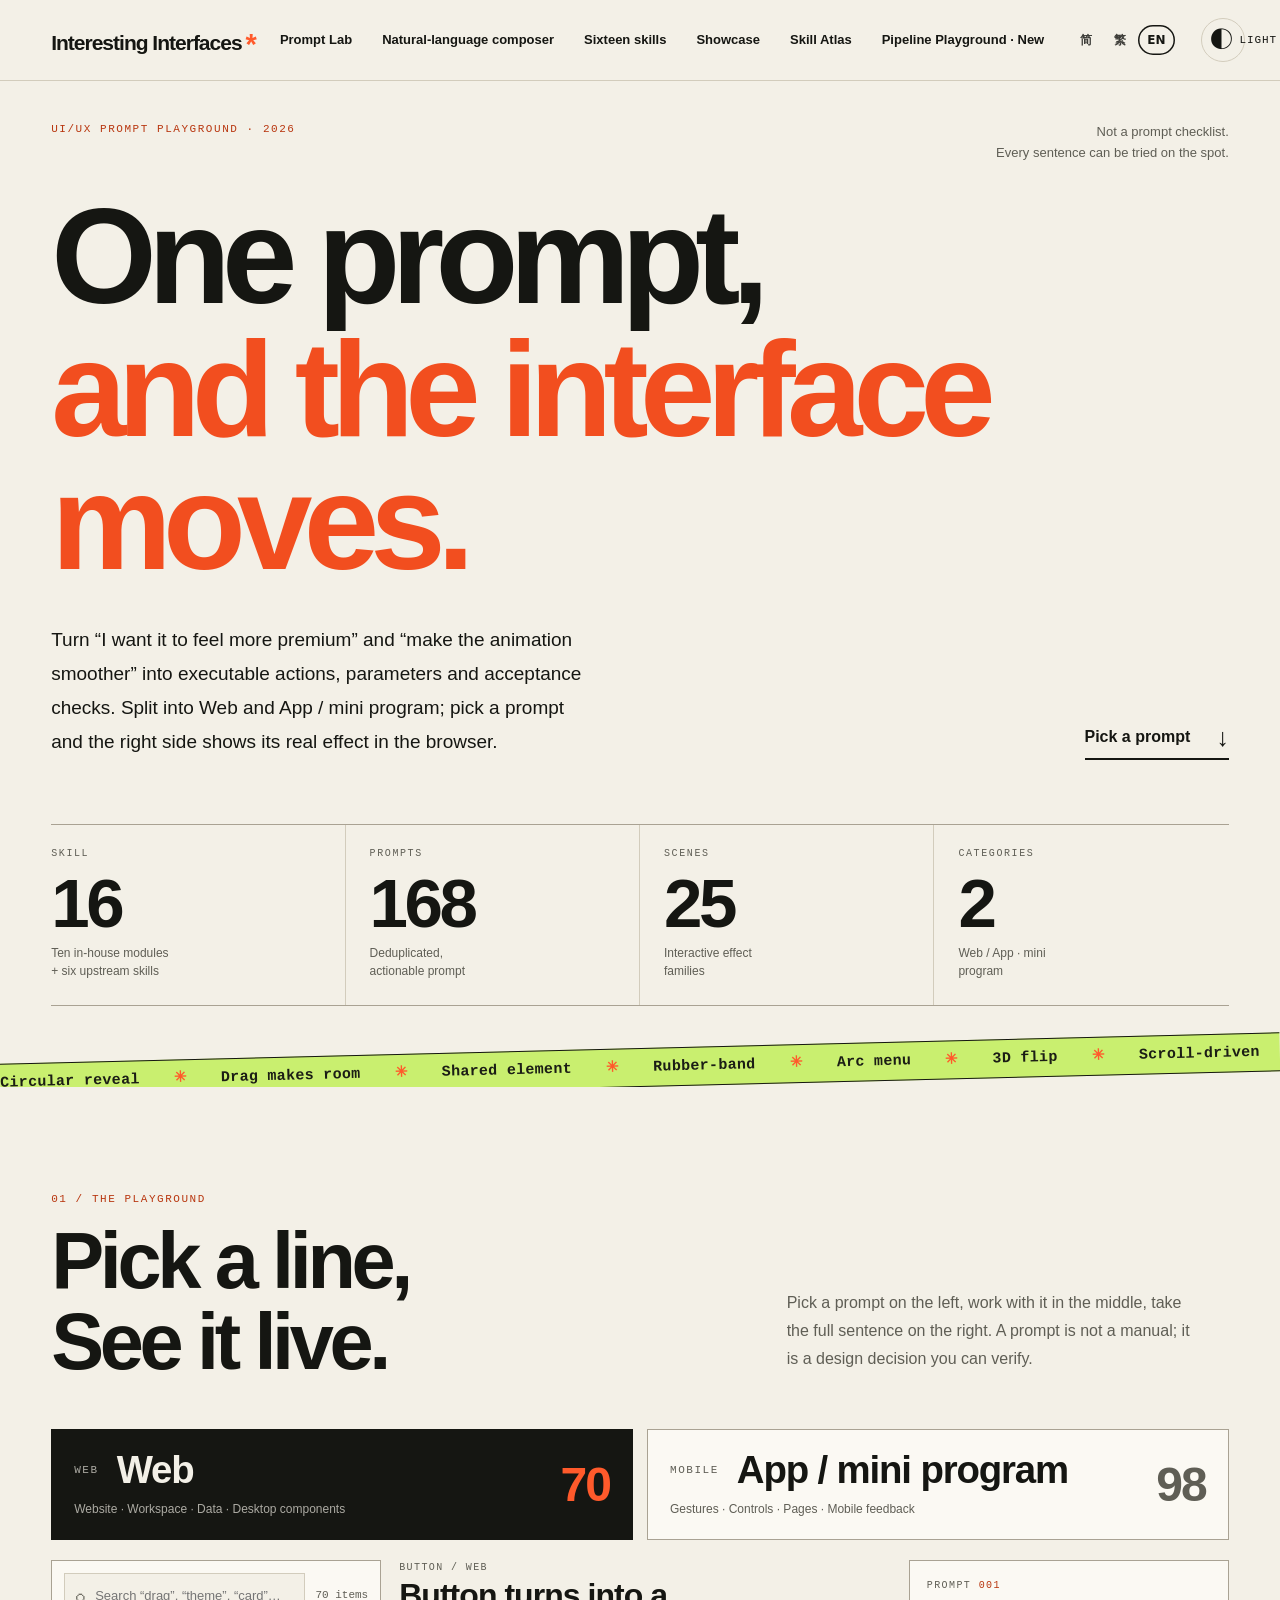
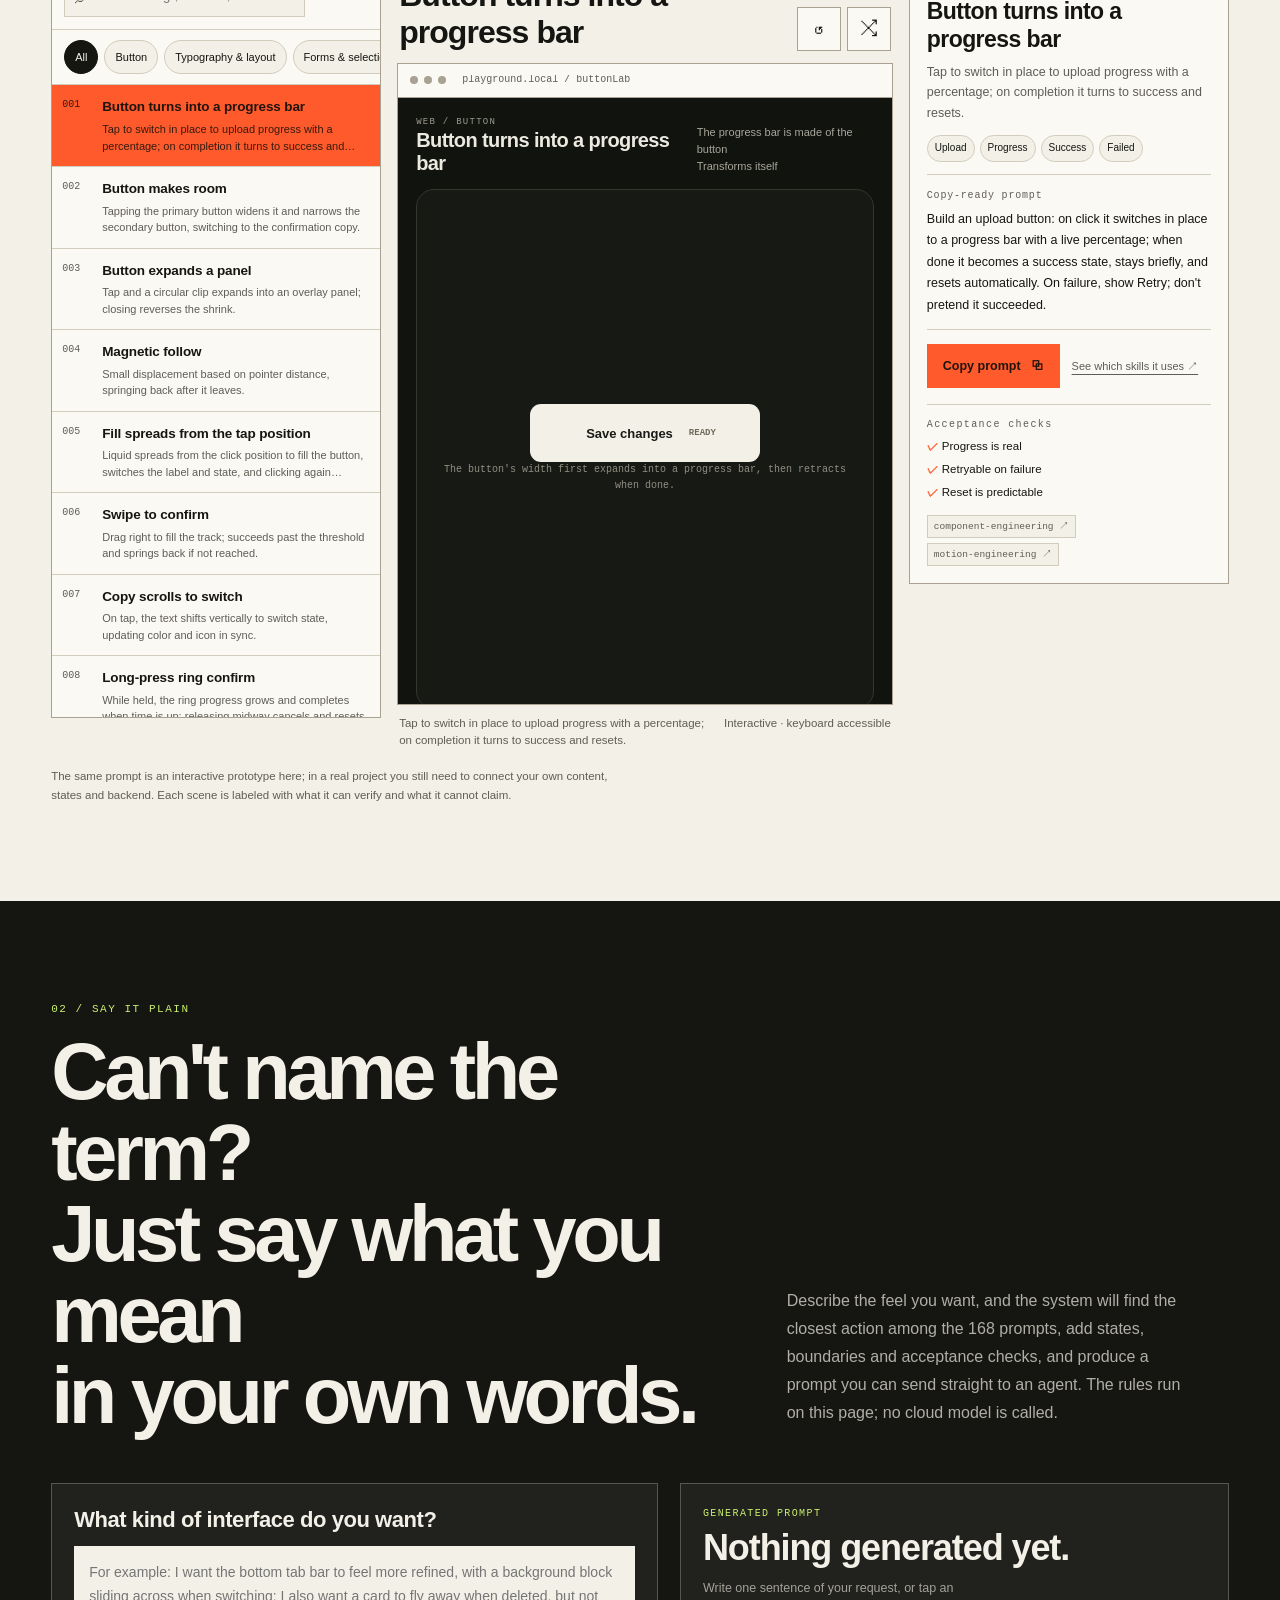
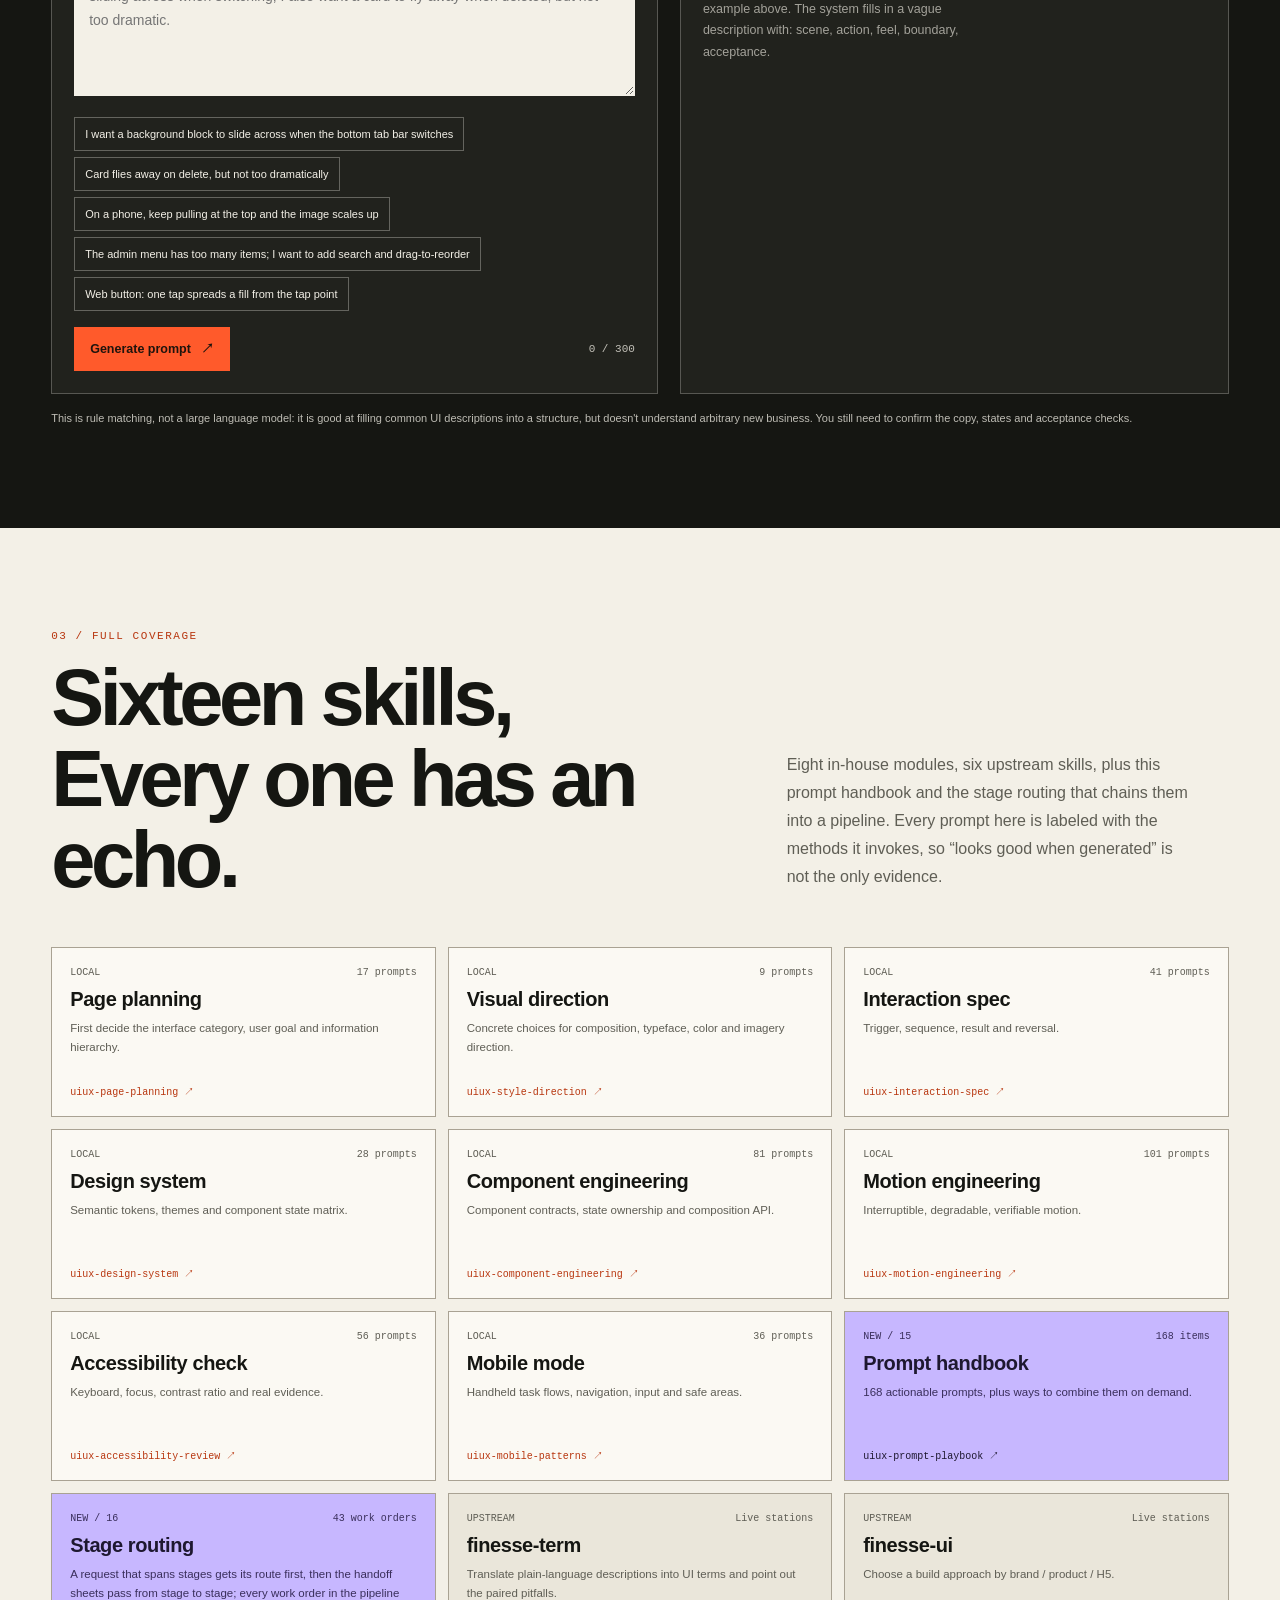
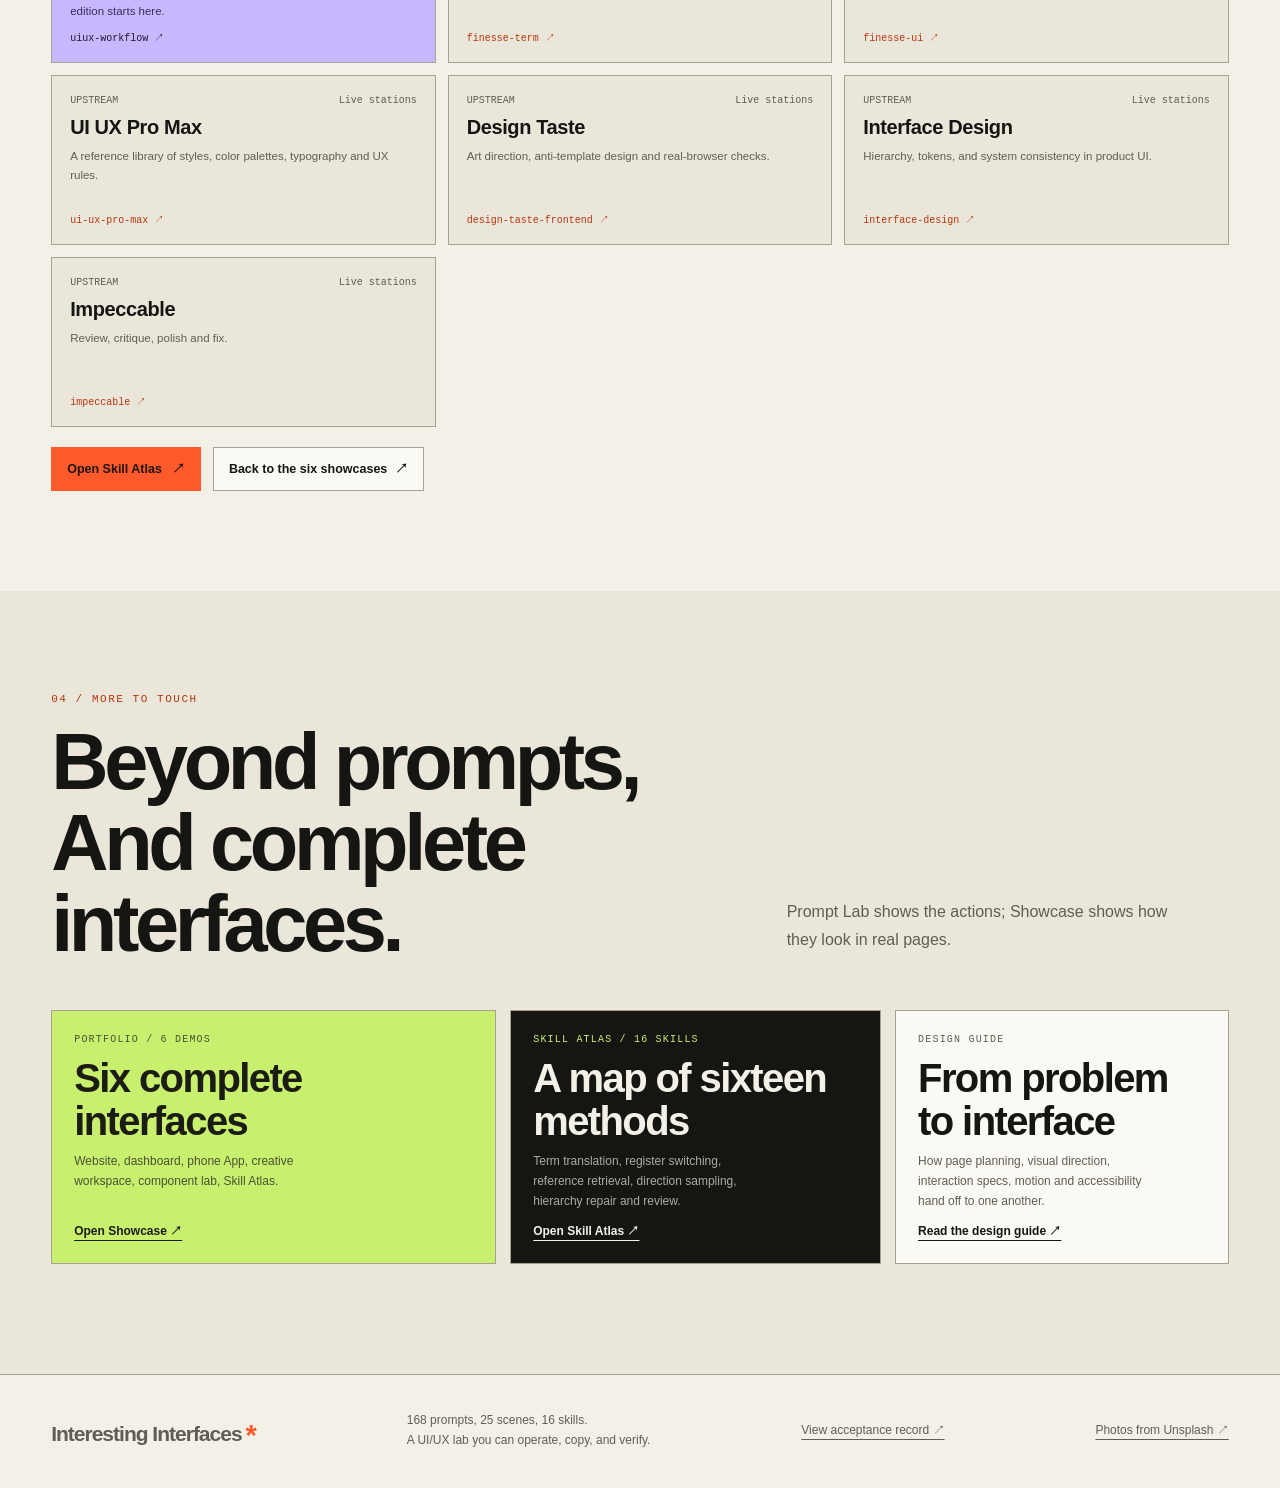
<file: docs/index.html>
<!doctype html>
<html lang="zh-CN" data-theme="light">
<head>
  <meta charset="utf-8">
  <meta name="viewport" content="width=device-width,initial-scale=1">
  <script src="i18n/i18n.js" data-groups="lab"></script>
  <meta name="theme-color" content="#f3f0e7">
  <meta name="description" content="UI/UX 提示词实验室：按网页与 App / 小程序分类，选择提示词即可看到真实可操作的界面效果，并可用自然语言生成提示词。"><meta property="og:type" content="website"><meta property="og:site_name" content="UI/UX 实验室"><meta property="og:title" content="提示词放映室 · UI/UX 实验室"><meta property="og:description" content="UI/UX 提示词实验室：按网页与 App / 小程序分类，选择提示词即可看到真实可操作的界面效果，并可用自然语言生成提示词。"><meta property="og:url" content="https://harveyxiacn.github.io/uiux-intent-form-motion-lab/"><meta property="og:image" content="https://harveyxiacn.github.io/uiux-intent-form-motion-lab/og/lab.png"><meta property="og:image:width" content="1200"><meta property="og:image:height" content="630"><meta name="twitter:card" content="summary_large_image"><link rel="canonical" href="https://harveyxiacn.github.io/uiux-intent-form-motion-lab/">
  <title>提示词放映室 · UI/UX 实验室</title>
  <link rel="icon" href="data:image/svg+xml,%3Csvg xmlns=%22http://www.w3.org/2000/svg%22 viewBox=%220 0 32 32%22%3E%3Crect width=%2232%22 height=%2232%22 rx=%228%22 fill=%22%23ff5a2b%22/%3E%3Ctext x=%2216%22 y=%2223%22 font-size=%2218%22 text-anchor=%22middle%22 font-family=%22Arial%22 font-weight=%22900%22 fill=%22%2320140d%22%3E%E7%95%8C%3C/text%3E%3C/svg%3E">
  <link rel="stylesheet" href="playground/lab.css">
  <link rel="stylesheet" href="playground/motion.css">
  <link rel="stylesheet" href="playground/states.css">
  <link rel="stylesheet" href="playground/neu.css">
  <link rel="stylesheet" href="playground/menu.css">
  <script src="playground/prompts.js" defer></script>
  <script src="playground/scenes.js" defer></script>
  <script src="playground/motion.js" defer></script>
  <script src="playground/states.js" defer></script>
  <script src="playground/neu.js" defer></script>
  <script src="playground/menu.js" defer></script>
  <script src="playground/app.js" defer></script>
</head>
<body>
<a class="skip" href="#playground">跳到提示词实验室</a>

<header class="site-nav">
  <a class="wordmark" href="#top">界面有意思<span aria-hidden="true">*</span></a>
  <nav aria-label="页面导航">
    <a href="#playground">提示词实验室</a>
    <a href="#composer">自然语言生成</a>
    <a href="#coverage">十六个 Skill</a>
    <a href="showcase.html">作品展台</a>
    <a href="demos/skills/">技能地图</a>
    <a href="pipeline/">工序版 Playground · 新</a>
  </nav>
  <button id="theme-toggle" class="theme-toggle" type="button" aria-label="切换为深色主题" aria-pressed="false">
    <span aria-hidden="true">◐</span><span class="theme-label">光线</span>
  </button>
</header>

<main id="top">
  <section class="hero" aria-labelledby="hero-title">
    <div class="hero-top">
      <p class="kicker">UI/UX PROMPT PLAYGROUND <span>·</span> 2026</p>
      <p class="hero-note">不是提示词清单。<br>每一句，都能当场试。</p>
    </div>
    <h1 id="hero-title">一句提示词，<br><span>让界面动起来。</span></h1>
    <div class="hero-bottom">
      <p class="hero-lede">把「想要高级一点」「动画顺一点」变成可执行的动作、参数与验收。按网页和 App / 小程序分成两大类，选一句提示词，右侧就是它在浏览器里的真实效果。</p>
      <a class="hero-cta" href="#playground">开始挑一句 <span aria-hidden="true">↓</span></a>
    </div>
    <dl class="hero-stats">
      <div><dt>Skill</dt><dd>16</dd><dd class="stat-note">十个本地模块 + 六个上游 Skill</dd></div>
      <div><dt>Prompts</dt><dd id="stat-prompts">168</dd><dd class="stat-note">去重后的可执行提示词</dd></div>
      <div><dt>Scenes</dt><dd id="stat-scenes">25</dd><dd class="stat-note">可操作的效果家族</dd></div>
      <div><dt>Categories</dt><dd>2</dd><dd class="stat-note">网页 / App · 小程序</dd></div>
    </dl>
    <div class="hero-tape" aria-hidden="true">
      <span>圆形扩散</span><i>✳</i><span>拖拽让位</span><i>✳</i><span>共享元素</span><i>✳</i><span>橡皮筋</span><i>✳</i><span>弧形菜单</span><i>✳</i><span>3D 翻面</span><i>✳</i><span>滚动驱动</span><i>✳</i>
    </div>
  </section>

  <section class="playground" id="playground" aria-labelledby="playground-title">
    <div class="section-head">
      <div>
        <p class="kicker">01 / THE PLAYGROUND</p>
        <h2 id="playground-title">选一句，<br>现场看。</h2>
      </div>
      <p>左边挑提示词，中间直接操作，右边拿走完整句子。提示词不是说明书，是可以被验证的设计决定。</p>
    </div>

    <div class="category-switch" role="group" aria-label="选择提示词类别">
      <button type="button" class="category-button" data-category="web" aria-pressed="true">
        <span class="category-en">WEB</span>
        <span class="category-cn">网页</span>
        <span class="category-note">官网 · 工作台 · 数据 · 桌面组件</span>
        <span class="category-count" id="web-count">70</span>
      </button>
      <button type="button" class="category-button" data-category="app" aria-pressed="false">
        <span class="category-en">MOBILE</span>
        <span class="category-cn">App / 小程序</span>
        <span class="category-note">手势 · 控件 · 页面 · 移动反馈</span>
        <span class="category-count" id="app-count">98</span>
      </button>
    </div>

    <div class="playground-grid">
      <section class="library" aria-label="提示词库">
        <div class="library-head">
          <label class="search-field" for="lab-search">
            <span aria-hidden="true">⌕</span>
            <input id="lab-search" type="search" placeholder="搜「拖拽」「主题」「卡片」…" autocomplete="off">
          </label>
          <p class="library-count" id="prompt-count">70 条</p>
        </div>
        <div class="family-strip" id="family-list" role="group" aria-label="按效果家族筛选"></div>
        <ol class="prompt-list" id="prompt-list"></ol>
        <p class="library-empty" id="library-empty" hidden>没有匹配的提示词。试试「卡片」「拖动」或「主题」。</p>
      </section>

      <div class="stage-column">
        <div class="stage-head">
          <div>
            <p class="stage-family" id="stage-family">主题与状态</p>
            <h3 id="stage-title">触点扩散换主题</h3>
          </div>
          <div class="stage-tools">
            <button type="button" id="stage-reset" class="icon-button" aria-label="重置当前效果" title="重置">↺</button>
            <button type="button" id="stage-shuffle" class="icon-button" aria-label="随机换一条提示词" title="随机">⤨</button>
          </div>
        </div>
        <div class="stage-shell" id="stage-shell" data-frame="app">
          <div class="browser-bar" aria-hidden="true"><i></i><i></i><i></i><span id="browser-url">playground.local / theme-reveal</span></div>
          <div class="phone-bar" aria-hidden="true"><span>09:41</span><i></i><span>●●●</span></div>
          <div class="stage" id="stage" role="region" aria-label="提示词效果预览"></div>
        </div>
        <p class="stage-caption"><span id="stage-effect">点击手机里的任意位置，深色从触点圆形扩散。</span><span id="stage-hint">可操作 · 键盘可用</span></p>
      </div>

      <section class="detail" aria-label="当前提示词">
        <p class="detail-kicker">PROMPT <span id="detail-number">001</span></p>
        <h3 id="detail-title">触点扩散换主题</h3>
        <p class="detail-summary" id="detail-summary">深色从手指按下的位置圆形扩散，反向沿原路收回。</p>
        <div class="detail-tags" id="detail-tags"></div>
        <div class="prompt-block">
          <p class="prompt-block-label">可直接复制的提示词</p>
          <p id="detail-prompt">做一个主题切换：以点击或触摸的位置为圆心……</p>
        </div>
        <div class="detail-actions">
          <button type="button" id="detail-copy" class="primary-button">复制提示词 <span aria-hidden="true">⧉</span></button>
          <a class="text-link" href="demos/skills/" target="_blank" rel="noopener">看它用了哪些 Skill ↗</a>
        </div>
        <div class="acceptance">
          <p class="detail-kicker">验收点</p>
          <ul id="detail-accept"></ul>
        </div>
        <div class="skill-chips" id="detail-skills" aria-label="相关 Skill"></div>
      </section>
    </div>
    <p class="playground-foot">同一句提示词，在这里是可操作的原型；在真实项目里仍需接入你的内容、状态和后端。每个场景都标出了能验证什么，也标出了不能声称什么。</p>
  </section>

  <section class="composer" id="composer" aria-labelledby="composer-title">
    <div class="section-head">
      <div>
        <p class="kicker">02 / SAY IT PLAIN</p>
        <h2 id="composer-title">说不出术语<br>就直接说你的语言<br>表达你想的。</h2>
      </div>
      <p>写下你想要的感受，系统会从 168 条提示词里找最接近的动作，补上状态、边界和验收，生成一句能直接发给 Agent 的提示词。规则在本页运行，不调用云端模型。</p>
    </div>
    <div class="composer-grid">
      <div class="composer-input">
        <label for="need-input">你想要什么样的界面？</label>
        <textarea id="need-input" rows="5" placeholder="例如：我想让底部导航更精致，切换的时候有个背景块滑过去；还想让卡片删除时有个飞走的动画，别太夸张。"></textarea>
        <div class="example-row" id="need-examples" role="group" aria-label="示例需求"></div>
        <div class="composer-actions">
          <button type="button" id="compose-button" class="primary-button">生成提示词 <span aria-hidden="true">↗</span></button>
          <p id="compose-count">0 / 300</p>
        </div>
      </div>
      <div class="composer-output" id="compose-output" aria-live="polite">
        <p class="detail-kicker">GENERATED PROMPT</p>
        <h3 id="compose-title">还没有生成。</h3>
        <p class="compose-empty" id="compose-empty">写一句你的需求，或点上面的示例。系统会把模糊描述补成：场景、动作、手感、边界、验收。</p>
        <div class="compose-result" id="compose-result" hidden>
          <p class="compose-label" id="compose-label">匹配到 2 个效果</p>
          <p class="compose-text" id="compose-text"></p>
          <div class="detail-actions">
            <button type="button" id="compose-copy" class="primary-button">复制生成结果 <span aria-hidden="true">⧉</span></button>
            <button type="button" id="compose-preview" class="secondary-button">在预览中查看 <span aria-hidden="true">↓</span></button>
          </div>
          <div class="compose-matches" id="compose-matches"></div>
        </div>
      </div>
    </div>
    <p class="composer-foot">这是规则匹配，不是大模型：它擅长把常见 UI 描述补全成结构，不理解任意新业务。生成结果仍要由你确认文案、状态和验收。</p>
  </section>

  <section class="coverage" id="coverage" aria-labelledby="coverage-title">
    <div class="section-head">
      <div>
        <p class="kicker">03 / FULL COVERAGE</p>
        <h2 id="coverage-title">十六个 Skill，<br>每一个都有回声。</h2>
      </div>
      <p>八个本项目模块、六个上游 Skill，加上这本提示词手册和把它们串成工序的工序统筹。这里的每句提示词都标注了它调用了哪些方法，不把「生成得好看」当作唯一证据。</p>
    </div>
    <div class="skill-grid" id="skill-grid"></div>
    <div class="coverage-actions">
      <a class="primary-button" href="demos/skills/">打开技能地图 <span aria-hidden="true">↗</span></a>
      <a class="secondary-button" href="showcase.html">回到六组作品展台 <span aria-hidden="true">↗</span></a>
    </div>
  </section>

  <section class="archive" aria-labelledby="archive-title">
    <div class="section-head">
      <div>
        <p class="kicker">04 / MORE TO TOUCH</p>
        <h2 id="archive-title">提示词之外，<br>还有完整界面。</h2>
      </div>
      <p>提示词实验室展示动作；作品展台展示它们放进真实页面后的样子。</p>
    </div>
    <div class="archive-grid">
      <a class="archive-card archive-showcase" href="showcase.html">
        <span class="archive-kicker">PORTFOLIO / 6 DEMOS</span>
        <strong>六组完整界面</strong>
        <span>官网、Dashboard、手机 App、创意工作台、组件实验室、技能地图。</span>
        <b>打开作品展台 ↗</b>
      </a>
      <a class="archive-card archive-atlas" href="demos/skills/">
        <span class="archive-kicker">SKILL ATLAS / 16 SKILLS</span>
        <strong>十六个方法的地图</strong>
        <span>术语翻译、register 切换、资料检索、方向抽样、层级修复与审查。</span>
        <b>打开技能地图 ↗</b>
      </a>
      <a class="archive-card archive-guide" href="https://github.com/harveyxiacn/uiux-intent-form-motion-lab/blob/main/DESIGN-GUIDE.md" target="_blank" rel="noopener">
        <span class="archive-kicker">DESIGN GUIDE</span>
        <strong>从问题到界面</strong>
        <span>页面规划、视觉方向、交互规格、动效与无障碍的接力方式。</span>
        <b>读设计指南 ↗</b>
      </a>
    </div>
  </section>
</main>

<footer class="site-footer">
  <a class="wordmark" href="#top">界面有意思<span aria-hidden="true">*</span></a>
  <p>168 条提示词，25 个场景，16 个 Skill。<br>一个可以被操作、被复制、被验收的 UI/UX 实验室。</p>
  <a href="https://github.com/harveyxiacn/uiux-intent-form-motion-lab/blob/main/SKILL-VALIDATION.md" target="_blank" rel="noopener">查看验收记录 ↗</a>
  <a href="https://github.com/harveyxiacn/uiux-intent-form-motion-lab/blob/main/docs/assets/photos/CREDITS.md" target="_blank" rel="noopener">照片来自 Unsplash ↗</a>
</footer>

<p class="sr-only" id="lab-status" role="status"></p>
</body>
</html>
</file>
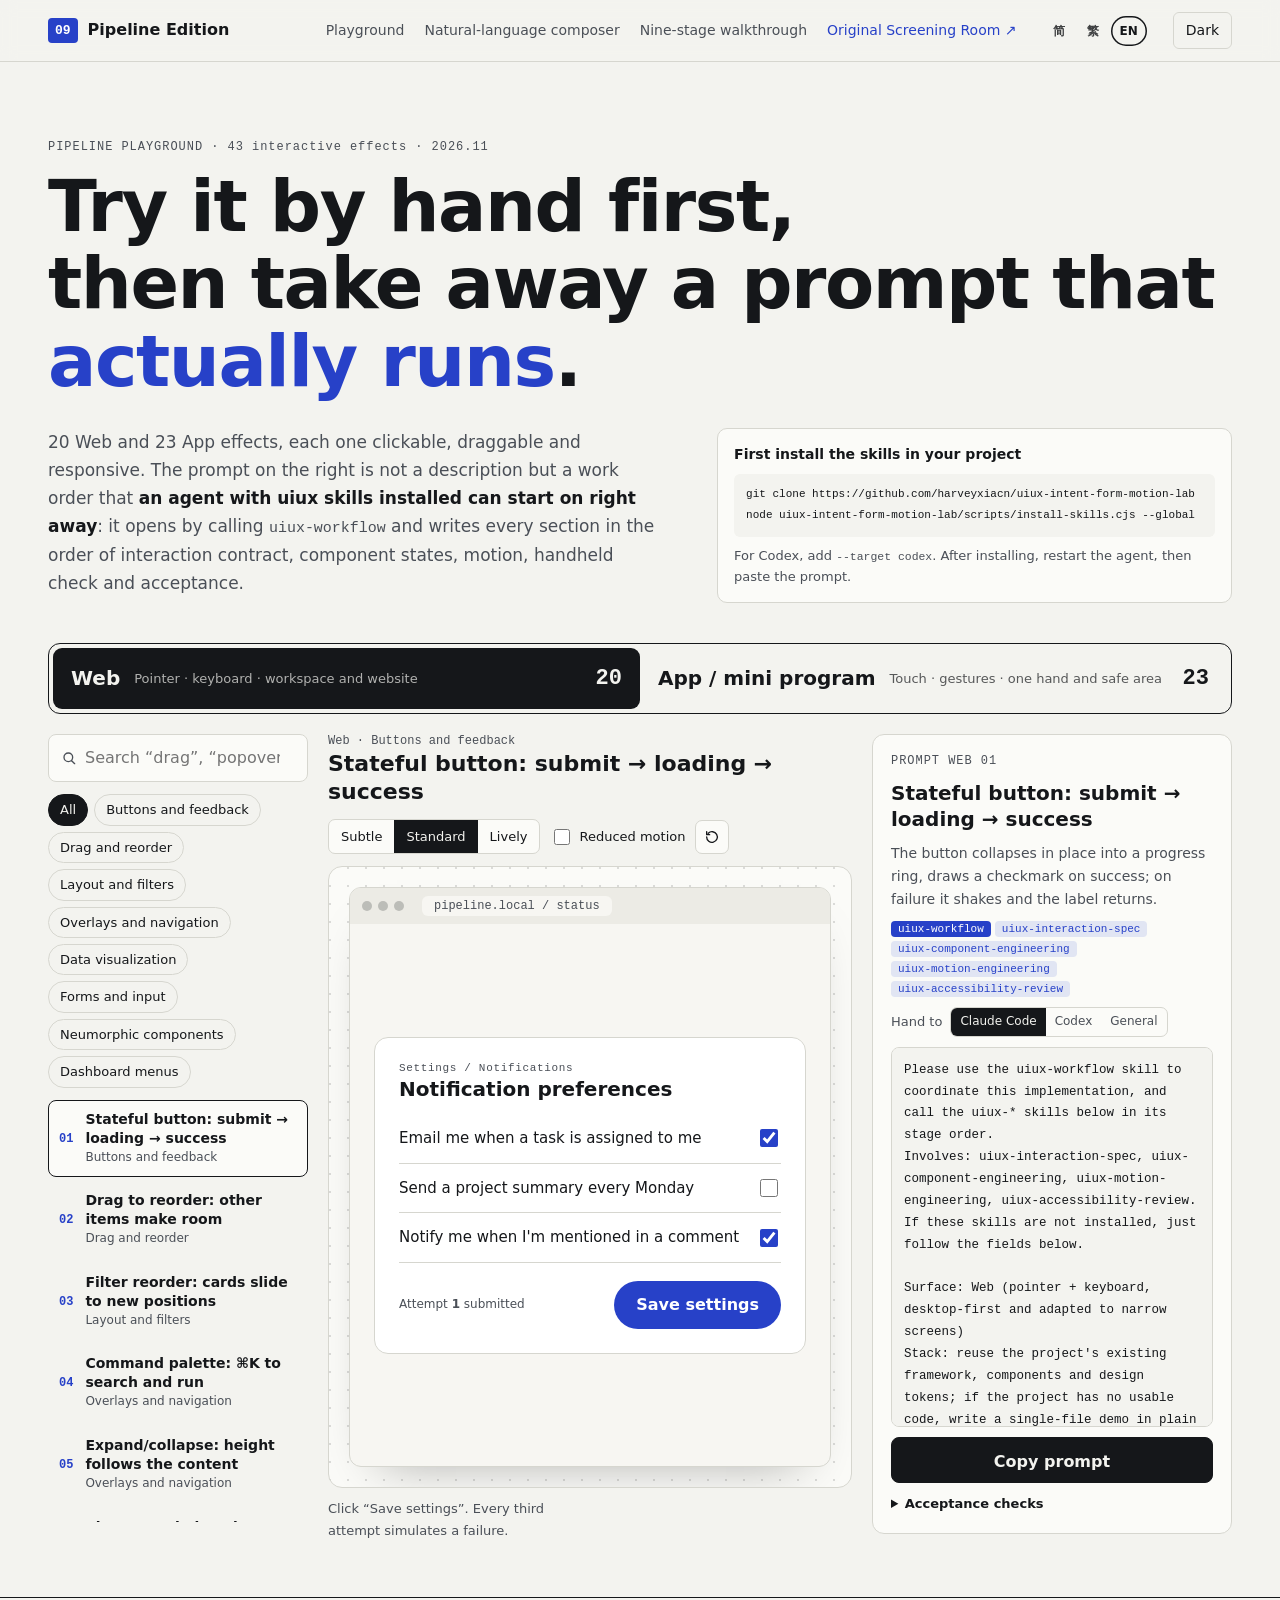
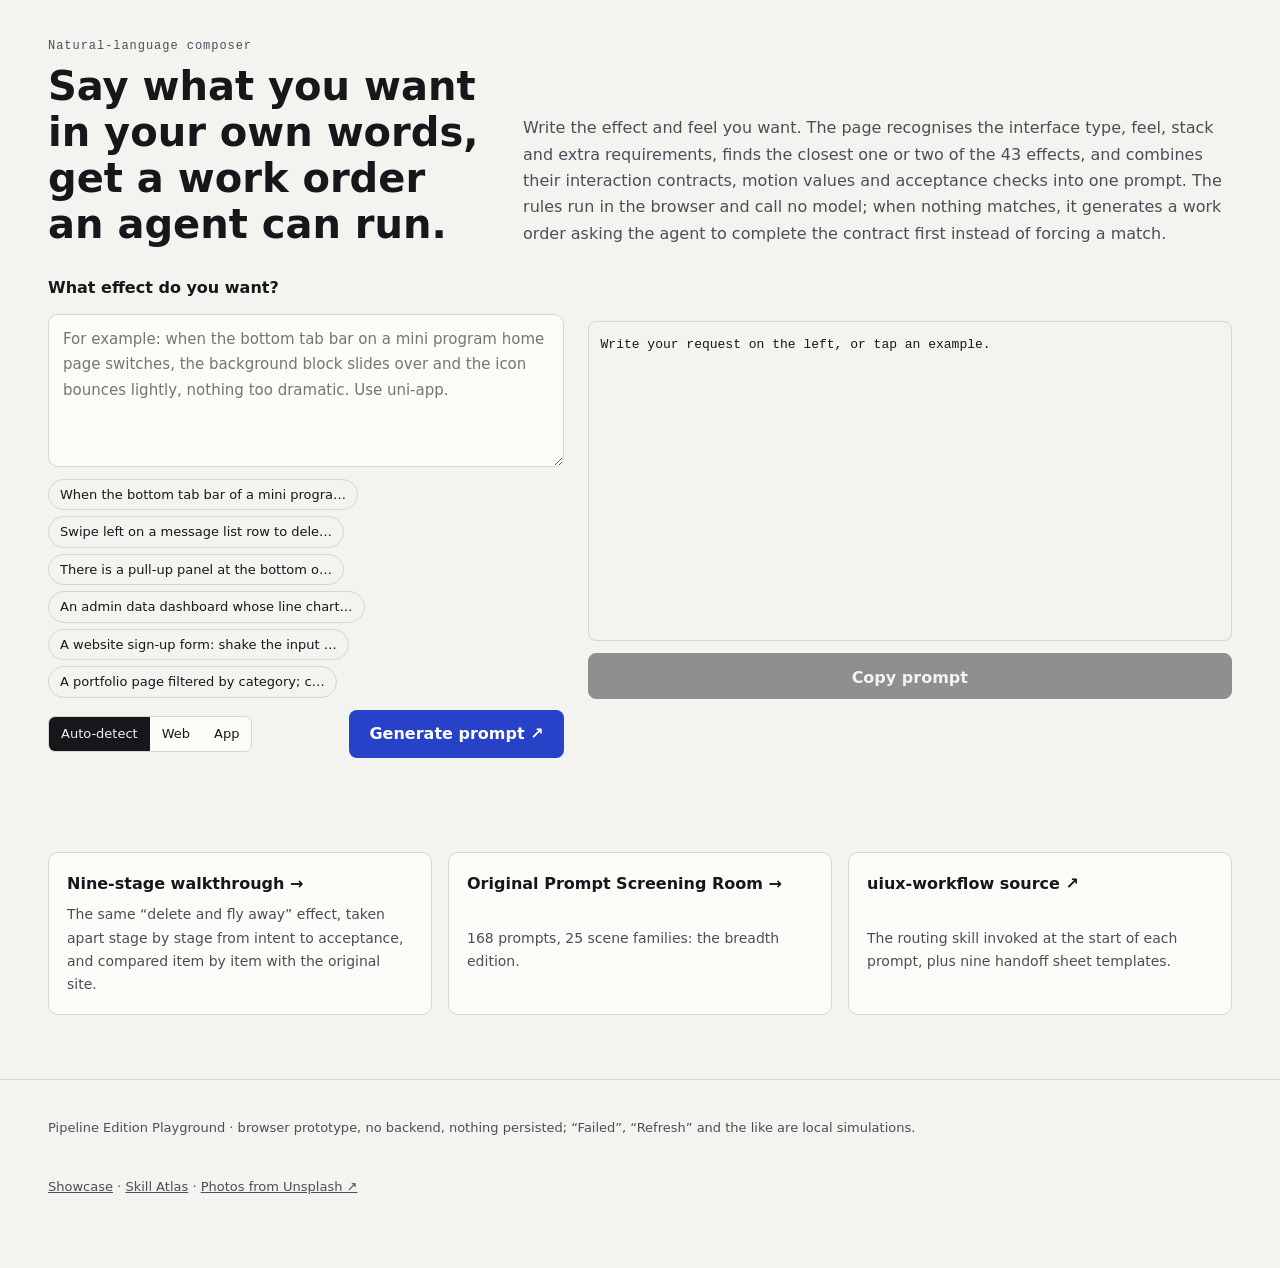
<file: docs/pipeline/index.html>
<!doctype html>
<html lang="zh-CN" data-theme="light">
<head>
  <meta charset="utf-8">
  <meta name="viewport" content="width=device-width,initial-scale=1,viewport-fit=cover">
  <script src="../i18n/i18n.js" data-groups="pipeline"></script>
  <meta name="theme-color" content="#f3f3ef">
  <meta name="description" content="工序版 Playground：网页与 App 两类可点击、可拖动的界面效果，提示词选择器，以及能直接交给安装了 uiux skills 的 AI Agent 执行的自然语言提示词生成。"><meta property="og:type" content="website"><meta property="og:site_name" content="UI/UX 实验室"><meta property="og:title" content="工序版 Playground · UI/UX 实验室"><meta property="og:description" content="工序版 Playground：网页与 App 两类可点击、可拖动的界面效果，提示词选择器，以及能直接交给安装了 uiux skills 的 AI Agent 执行的自然语言提示词生成。"><meta property="og:url" content="https://harveyxiacn.github.io/uiux-intent-form-motion-lab/pipeline/"><meta property="og:image" content="https://harveyxiacn.github.io/uiux-intent-form-motion-lab/og/pipeline.png"><meta property="og:image:width" content="1200"><meta property="og:image:height" content="630"><meta name="twitter:card" content="summary_large_image"><link rel="canonical" href="https://harveyxiacn.github.io/uiux-intent-form-motion-lab/pipeline/">
  <title>工序版 Playground · UI/UX 实验室</title>
  <link rel="icon" href="data:image/svg+xml,%3Csvg xmlns=%22http://www.w3.org/2000/svg%22 viewBox=%220 0 32 32%22%3E%3Crect width=%2232%22 height=%2232%22 rx=%226%22 fill=%22%232741c8%22/%3E%3Ctext x=%2216%22 y=%2222%22 font-size=%2215%22 text-anchor=%22middle%22 font-family=%22monospace%22 font-weight=%22700%22 fill=%22%23fff%22%3E09%3C/text%3E%3C/svg%3E">
  <link rel="stylesheet" href="lab.css">
  <link rel="stylesheet" href="photo.css">
  <link rel="stylesheet" href="../playground/motion.css">
  <link rel="stylesheet" href="../playground/states.css">
  <link rel="stylesheet" href="../playground/neu.css">
  <link rel="stylesheet" href="../playground/menu.css">
  <link rel="stylesheet" href="bridge.css">
  <script src="effects.js" defer></script>
  <script src="scenes.js" defer></script>
  <script src="photo-scenes.js" defer></script>
  <script src="../playground/states.js" defer></script>
  <script src="../playground/neu.js" defer></script>
  <script src="../playground/menu.js" defer></script>
  <script src="bridge-scenes.js" defer></script>
  <script src="lab.js" defer></script>
</head>
<body>
<a class="skip" href="#playground">跳到 Playground</a>

<header class="bar">
  <a class="mark" href="#top"><span class="mark-no">09</span>工序版</a>
  <nav aria-label="页面导航">
    <a href="#playground">Playground</a>
    <a href="#composer">自然语言生成</a>
    <a href="walkthrough.html">九道工序讲解</a>
    <a class="nav-out" href="../index.html">原版放映室 ↗</a>
  </nav>
  <button id="theme" class="ghost" type="button" aria-pressed="false">深色</button>
</header>

<main id="top">
  <section class="hero" aria-labelledby="hero-title">
    <p class="eyebrow">PIPELINE PLAYGROUND · 43 个可操作效果 · 2026.11</p>
    <h1 id="hero-title">先亲手试，<br>再拿走一句<span>能执行</span>的提示词。</h1>
    <div class="hero-row">
      <p class="lede">网页 20 个、App 23 个效果，每个都能点、能拖、会给反馈。右边的提示词不是描述，是一份<strong>交给装了 uiux skills 的 Agent 就能开工</strong>的工单：开头调用 <code>uiux-workflow</code>，按交互契约、组件状态、动效、手持检查、验收的顺序写好每一段。</p>
      <div class="install">
        <p>先在你的项目里安装 skills</p>
        <pre tabindex="0" aria-label="安装命令"><code>git clone https://github.com/harveyxiacn/uiux-intent-form-motion-lab
node uiux-intent-form-motion-lab/scripts/install-skills.cjs --global</code></pre>
        <p class="small">Codex 加 <code>--target codex</code>。装好后重启 Agent，再粘贴提示词。</p>
      </div>
    </div>
  </section>

  <section class="playground" id="playground" aria-labelledby="pg-title">
    <h2 id="pg-title" class="sr-only">效果 Playground</h2>
    <div class="cats" role="group" aria-label="选择界面类别">
      <span class="cats-ind" aria-hidden="true"></span>
      <button type="button" data-cat="web" aria-pressed="true"><b>网页</b><small>指针 · 键盘 · 工作台与官网</small><em id="n-web">8</em></button>
      <button type="button" data-cat="app" aria-pressed="false"><b>App / 小程序</b><small>触摸 · 手势 · 单手与安全区</small><em id="n-app">8</em></button>
    </div>

    <div class="pg-grid">
      <section class="lib" aria-label="效果选择器">
        <label class="search"><svg viewBox="0 0 24 24" width="16" height="16" aria-hidden="true"><circle cx="11" cy="11" r="6.5" fill="none" stroke="currentColor" stroke-width="2"/><path d="M16 16l4.5 4.5" stroke="currentColor" stroke-width="2" stroke-linecap="round"/></svg><input id="q" type="search" placeholder="搜「拖」「弹层」「点赞」…" autocomplete="off"><span class="sr-only">搜索效果</span></label>
        <div class="fams" id="fams" role="group" aria-label="按家族筛选"></div>
        <ol class="list" id="list"></ol>
        <p class="list-empty" id="list-empty" hidden>没有匹配的效果，换个词试试。</p>
      </section>

      <div class="stage-col">
        <div class="stage-head">
          <div><p class="fam-label" id="st-fam"></p><h3 id="st-title"></h3></div>
          <div class="tools">
            <div class="seg" role="group" aria-label="手感">
              <button type="button" data-feel="subtle" aria-pressed="false">克制</button>
              <button type="button" data-feel="normal" aria-pressed="true">标准</button>
              <button type="button" data-feel="lively" aria-pressed="false">活泼</button>
            </div>
            <label class="switch"><input type="checkbox" id="reduce"> 减少动态</label>
            <button type="button" class="icon" id="reset" aria-label="重置当前效果" title="重置"><svg viewBox="0 0 24 24" width="16" height="16" aria-hidden="true"><path d="M4 12a8 8 0 1 0 2.4-5.7M4 4v4.5h4.5" fill="none" stroke="currentColor" stroke-width="2" stroke-linecap="round" stroke-linejoin="round"/></svg></button>
          </div>
        </div>
        <div class="stage" id="stage" data-cat="web"></div>
        <div class="feed" aria-label="操作反馈"><p class="feed-hint" id="st-hint"></p><ol id="feed"></ol></div>
      </div>

      <section class="detail" aria-label="当前效果的提示词">
        <p class="eyebrow">PROMPT <span id="d-no"></span></p>
        <h3 id="d-title"></h3>
        <p class="d-sum" id="d-sum"></p>
        <div class="chips" id="d-skills" aria-label="会调用的 skill"></div>
        <div class="agent">
          <span>交给</span>
          <div class="seg small" role="group" aria-label="提示词写法">
            <button type="button" data-agent="claude" aria-pressed="true">Claude Code</button>
            <button type="button" data-agent="codex" aria-pressed="false">Codex</button>
            <button type="button" data-agent="plain" aria-pressed="false">通用</button>
          </div>
        </div>
        <pre class="prompt" id="d-prompt" tabindex="0" aria-label="可复制的提示词"></pre>
        <button type="button" class="copy" id="d-copy"><span class="copy-a">复制提示词</span><span class="copy-b" aria-hidden="true">已复制 ✓</span></button>
        <details class="acc"><summary>验收点</summary><ol id="d-acc"></ol></details>
      </section>
    </div>
  </section>

  <section class="composer" id="composer" aria-labelledby="cmp-title">
    <div class="sec-head">
      <p class="eyebrow">自然语言生成</p>
      <h2 id="cmp-title">直接用你的语言说出你想的，拿到能执行的工单。</h2>
      <p>写下你想要的效果和感觉。页面会识别界面类别、手感、技术栈和额外要求，从 43 个效果里找最接近的一到两个，把它们的交互契约、动效数值和验收合成一份提示词。规则在浏览器里运行，不调用任何模型；匹配不到时会生成一份让 Agent 先补全契约的工单，而不是硬凑。</p>
    </div>
    <div class="cmp-grid">
      <div class="cmp-in">
        <label for="need">你想要什么效果？</label>
        <textarea id="need" rows="5" maxlength="300" placeholder="例如：小程序首页的底部导航切换时，背景块滑过去，图标轻轻弹一下，别太夸张。用 uni-app。"></textarea>
        <div class="examples" id="examples" role="group" aria-label="示例需求"></div>
        <div class="cmp-row">
          <div class="seg" role="group" aria-label="界面类别">
            <button type="button" data-surf="auto" aria-pressed="true">自动判断</button>
            <button type="button" data-surf="web" aria-pressed="false">网页</button>
            <button type="button" data-surf="app" aria-pressed="false">App</button>
          </div>
          <button type="button" class="go" id="go">生成提示词 ↗</button>
        </div>
        <div class="parsed" id="parsed" aria-live="polite"></div>
      </div>
      <div class="cmp-out">
        <div class="matches" id="matches"></div>
        <pre class="prompt big" id="out" tabindex="0" aria-label="生成的提示词">在左边写下需求，或点一个示例。</pre>
        <button type="button" class="copy" id="out-copy" disabled><span class="copy-a">复制提示词</span><span class="copy-b" aria-hidden="true">已复制 ✓</span></button>
      </div>
    </div>
  </section>

  <section class="more" aria-labelledby="more-title">
    <h2 id="more-title" class="sr-only">延伸阅读</h2>
    <a href="walkthrough.html"><b>九道工序讲解 →</b><span>同一个“删除飞走”效果，从意图到验收逐道拆开，并和原站逐项对比。</span></a>
    <a href="../index.html"><b>原版提示词放映室 →</b><span>168 条提示词、25 个场景家族：广度版本。</span></a>
    <a href="https://github.com/harveyxiacn/uiux-intent-form-motion-lab/tree/main/skills/uiux-workflow"><b>uiux-workflow 源文件 ↗</b><span>提示词开头调用的路由 skill，以及九张交接单模板。</span></a>
  </section>
</main>

<footer class="foot">
  <p>工序版 Playground · 浏览器原型，无后端、不持久化；“失败”“刷新”等为本地模拟。</p>
  <p><a href="../showcase.html">作品展台</a> · <a href="../demos/skills/">技能地图</a> · <a href="https://github.com/harveyxiacn/uiux-intent-form-motion-lab/blob/main/docs/assets/photos/CREDITS.md" target="_blank" rel="noopener">照片来自 Unsplash ↗</a></p>
</footer>
<p class="sr-only" id="live" aria-live="polite"></p>
</body>
</html>
</file>
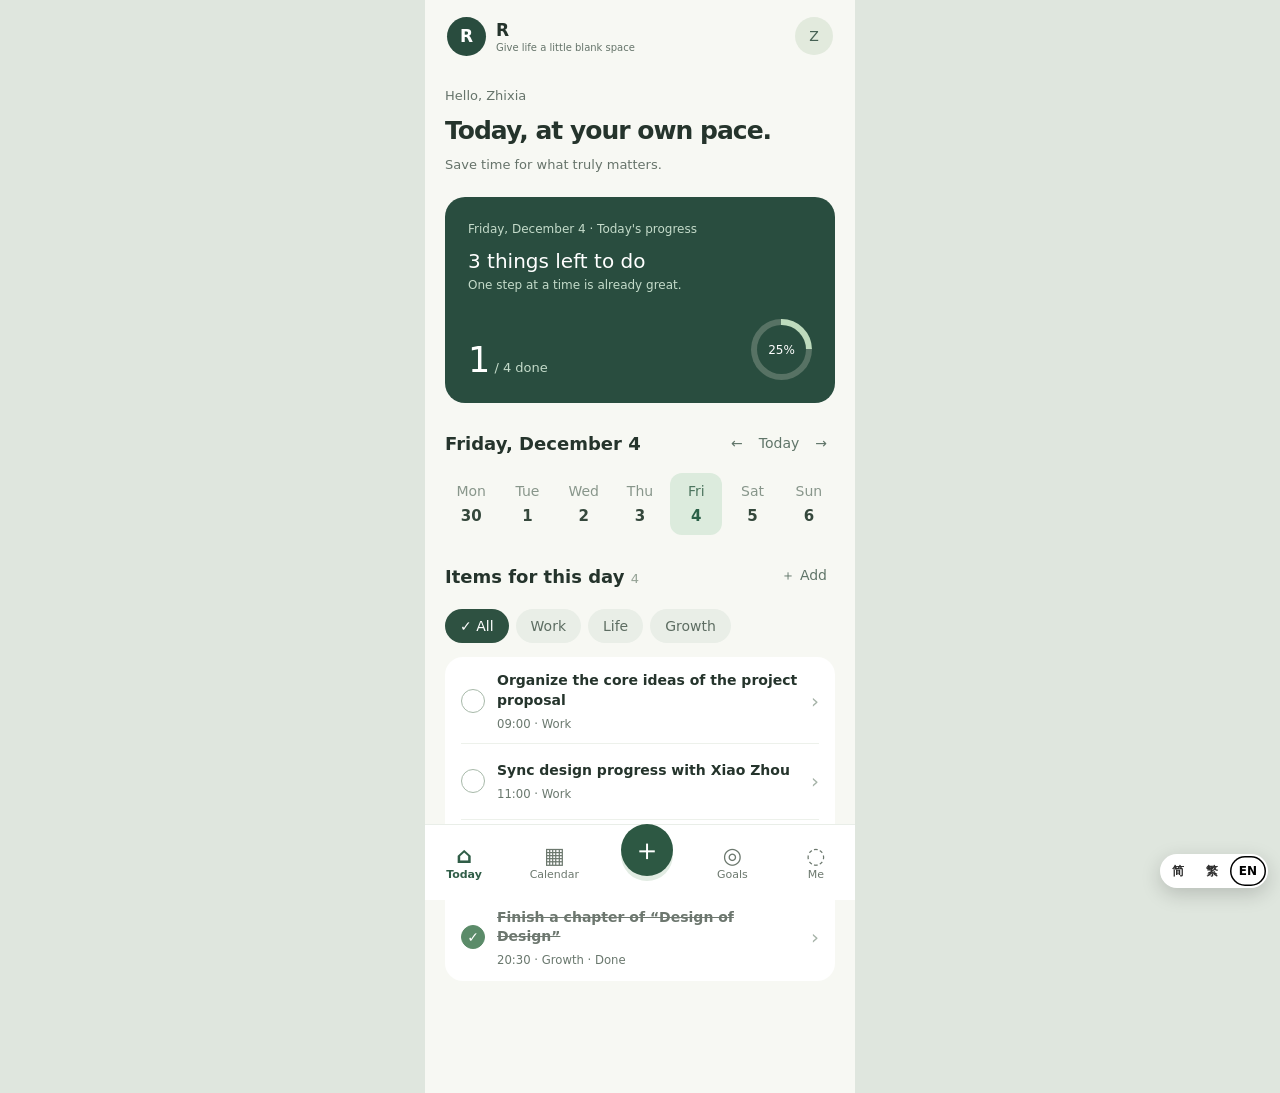
<file: docs/demos/app/index.html>
<!doctype html><html lang="zh-CN"><head><meta charset="utf-8"><meta name="viewport" content="width=device-width,initial-scale=1,viewport-fit=cover"><script src="../../i18n/i18n.js" data-groups="demos"></script><meta name="theme-color" content="#f7f8f3"><title>间 · 日程</title><meta name="description" content="「间」日程 App 示例：今日事项、详情编辑、日历与目标，手机尺寸下的完整任务流程。"><link rel="stylesheet" href="style.css"></head><body><div class="app"><header class="appbar"><div class="brand"><span class="mark">间</span><span>间<small>给生活一点留白</small></span></div><button class="avatar" aria-label="个人空间">知</button></header><main id="main" tabindex="-1"><div id="view"></div></main><nav class="dock" aria-label="主导航"><button data-view="home"><span>⌂</span>今天</button><button data-view="calendar"><span>▦</span>日历</button><button class="dock-add" id="add" aria-label="新建事项">＋</button><button data-view="goals"><span>◎</span>目标</button><button data-view="me"><span>◌</span>我的</button></nav><div class="toast" role="status" aria-live="polite"></div></div><dialog id="sheet"><form id="form"><div class="handle"></div><div class="sheet-head"><div><h2 id="form-title">新建事项</h2><p>给重要的事留一个位置</p></div><button type="button" id="close" aria-label="关闭">×</button></div><label>事项名称<input name="title" maxlength="60" required placeholder="想要做什么？"></label><div class="form-row"><label>日期<input name="date" type="date" required></label><label>时间<input name="time" type="time" required></label></div><label>分类<select name="category"><option>工作</option><option>生活</option><option>成长</option></select></label><label>补充说明<textarea name="detail" rows="3" placeholder="写下需要记住的细节（选填）"></textarea></label><button class="save" type="submit">保存事项</button></form></dialog><script src="app.js"></script></body></html>
</file>
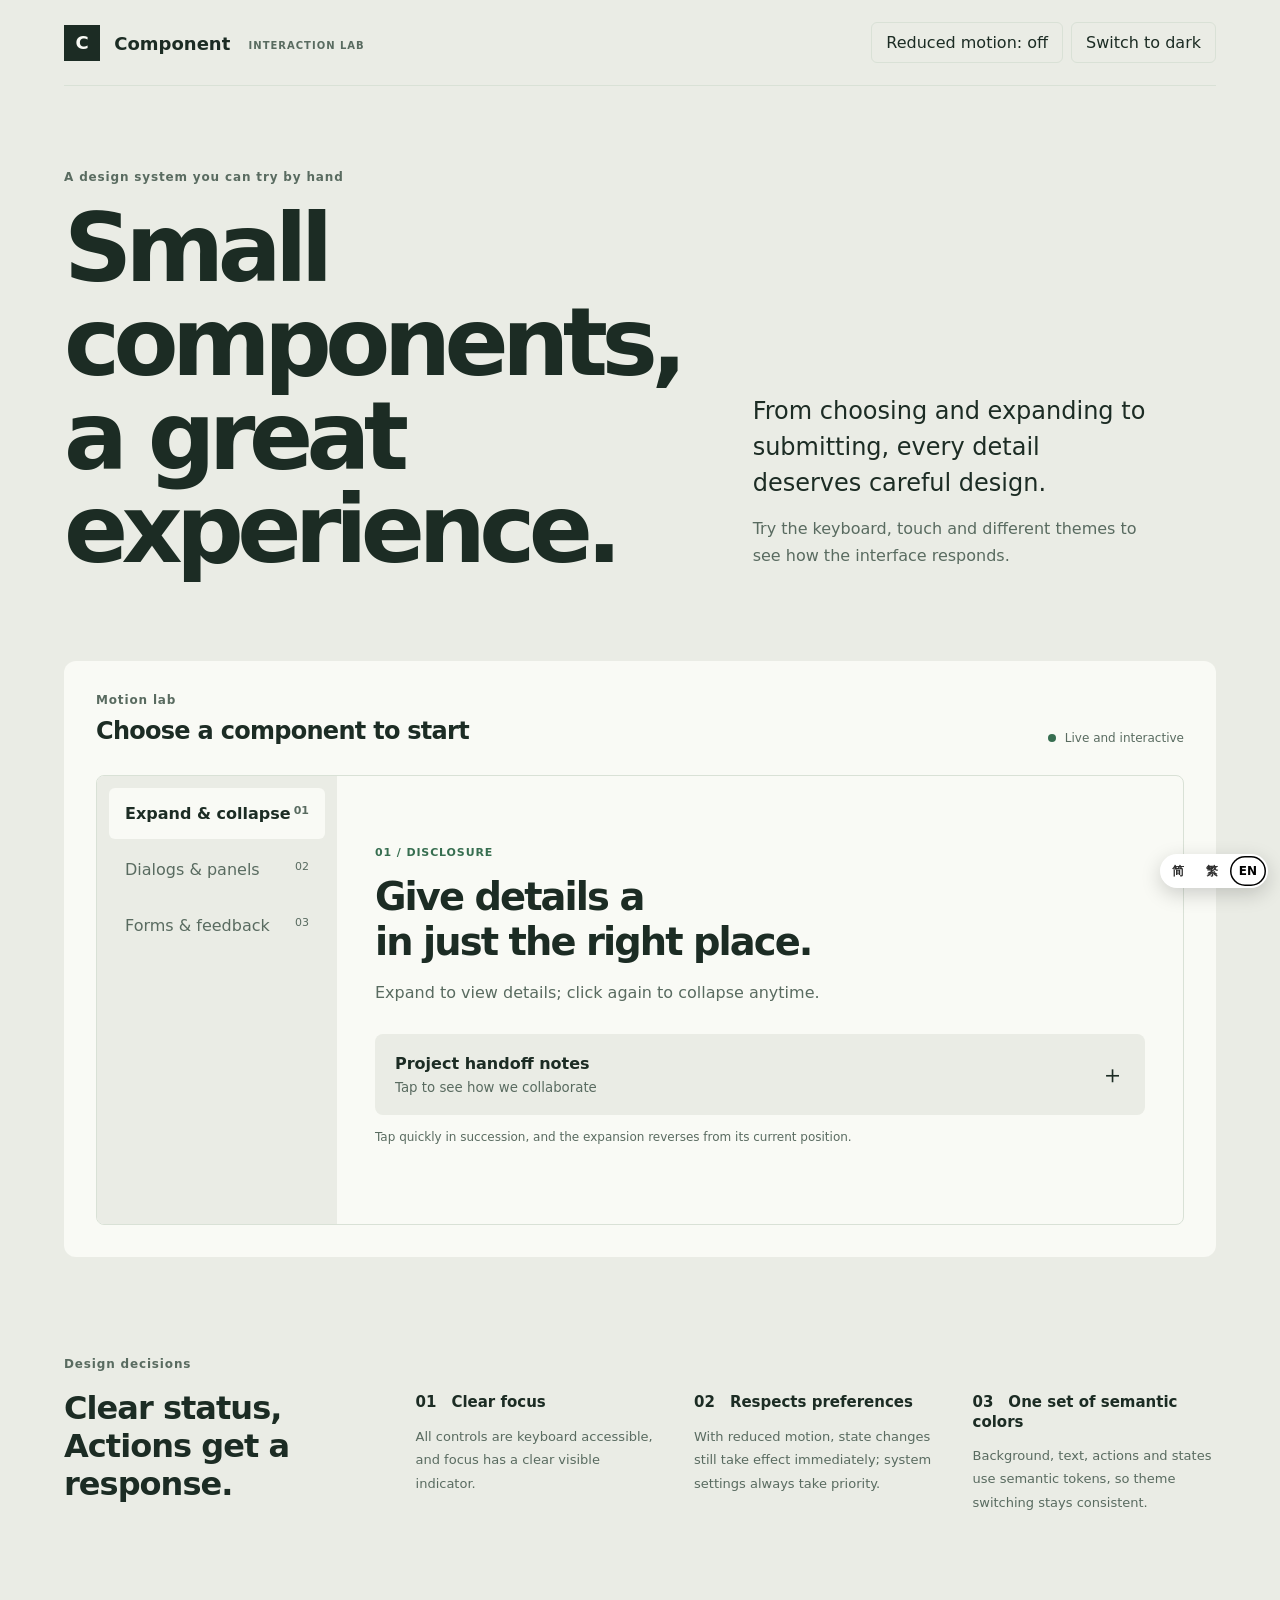
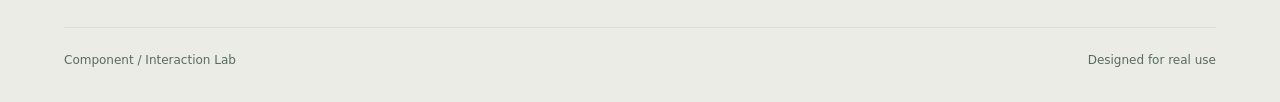
<file: docs/demos/components/index.html>
<!doctype html><html lang="zh-CN"><head><meta charset="utf-8"><meta name="viewport" content="width=device-width, initial-scale=1"><script src="../../i18n/i18n.js" data-groups="demos"></script><title>构件 / 交互实验室</title><meta name="description" content="组件交互实验室示例：选择、展开与提交的细节，支持键盘、触摸与浅深两种主题。"><link rel="stylesheet" href="style.css"></head><body><div class="shell"><header><a class="brand" href="#top"><span>构</span> 构件 <small>INTERACTION LAB</small></a><div class="settings"><button id="motion-toggle" aria-pressed="false">减少动态：关</button><button id="theme-toggle" aria-pressed="false">切换深色</button></div></header><main id="top"><div class="intro"><div><p class="eyebrow">一个可以动手体验的设计系统</p><h1>小组件，<br>好体验。</h1></div><div class="intro-copy"><p>从选择、展开到提交，每个细节都值得被认真设计。</p><span>试试键盘、触摸与不同主题，看看界面如何回应。</span></div></div><section class="lab" aria-labelledby="lab-title"><div class="lab-head"><div><p class="eyebrow">交互实验室</p><h2 id="lab-title">选择一个组件，开始体验</h2></div><span class="live"><i></i> 实时可交互</span></div><div class="workspace"><div class="tabs" role="tablist" aria-label="组件类别"><button role="tab" id="tab-disclosure" aria-selected="true" aria-controls="panel-disclosure" tabindex="0">展开与收起 <span>01</span></button><button role="tab" id="tab-dialog" aria-selected="false" aria-controls="panel-dialog" tabindex="-1">对话与面板 <span>02</span></button><button role="tab" id="tab-form" aria-selected="false" aria-controls="panel-form" tabindex="-1">表单与反馈 <span>03</span></button></div><div class="stage"><section role="tabpanel" id="panel-disclosure" aria-labelledby="tab-disclosure"><div class="stage-title"><span>01 / DISCLOSURE</span><h3>给细节一个<br>恰好的位置。</h3><p>展开查看信息；再次点击即可随时收起。</p></div><div class="demo-surface"><button id="expand" class="expand" aria-expanded="false" aria-controls="expand-content"><span><strong>项目交付说明</strong><small>点击查看协作方式</small></span><span class="plus">＋</span></button><div class="reveal" id="expand-content" inert><div class="reveal-inner"><p>先确认目标和范围，再用可见的小步骤推进。每次交付都留下反馈与下一步。</p><div class="tags"><span>清晰目标</span><span>及时反馈</span><span>持续调整</span></div></div></div></div><p class="hint">快速连续点击，展开会从当前位置反向。</p></section><section role="tabpanel" id="panel-dialog" aria-labelledby="tab-dialog" hidden><div class="stage-title"><span>02 / OVERLAYS</span><h3>聚焦当下，<br>也能轻松返回。</h3><p>原生对话框管理焦点，关闭后回到触发按钮。</p></div><div class="demo-surface choices"><div><strong>确认对话框</strong><p>适合需要明确确认的决定。</p><button class="primary" id="open-dialog">打开对话框 ↗</button></div><div><strong>底部面板</strong><p>适合承载一组轻量操作。</p><button class="secondary" id="open-sheet">打开面板 ↑</button></div></div></section><section role="tabpanel" id="panel-form" aria-labelledby="tab-form" hidden><div class="stage-title"><span>03 / FORM</span><h3>让反馈清楚，<br>让修正简单。</h3><p>试着提交空值或无效邮箱，再修改并提交。</p></div><form class="demo-surface form" id="demo-form" novalidate><label for="email">工作邮箱</label><div class="input-row"><input id="email" type="email" autocomplete="email" placeholder="you@example.com" aria-describedby="email-help email-error"><button class="primary" type="submit">加入名单 →</button></div><p id="email-help">我们会用这个地址发送更新。</p><p id="email-error" class="error" role="alert" hidden></p><p id="form-success" class="success" role="status" hidden>已加入演示名单。你的输入已通过验证。</p></form></section></div></div></section><section class="principles"><div><p class="eyebrow">设计决策</p><h2>状态清晰，<br>操作有回应。</h2></div><div class="principle"><strong>01　明确的焦点</strong><p>所有控件都可以通过键盘访问，焦点有清晰的可见标记。</p></div><div class="principle"><strong>02　尊重偏好</strong><p>减少动态时，状态变化仍然立即生效；系统设置始终优先。</p></div><div class="principle"><strong>03　一套语义色</strong><p>背景、文字、操作和状态使用语义 token，主题切换保持一致。</p></div></section><footer>构件 / 交互实验室 <span>为真实使用而设计</span></footer></main></div><dialog id="dialog" aria-labelledby="dialog-title"><div class="modal-content"><span class="modal-mark">✳</span><h2 id="dialog-title">准备好继续了吗？</h2><p>这是一个可用键盘操作的原生对话框。按 Escape 或选择下方按钮即可关闭。</p><div class="actions"><button class="secondary" data-close>取消</button><button class="primary" data-close>确认，继续</button></div></div></dialog><dialog id="sheet" class="sheet" aria-labelledby="sheet-title"><div class="modal-content"><div class="handle"></div><div class="sheet-head"><div><h2 id="sheet-title">选择下一步</h2><p>一个轻量面板，用于承载相关操作。</p></div><button class="close" data-close aria-label="关闭面板">×</button></div><button class="sheet-option" data-close><span><strong>保存到收藏</strong><small>以后再回来查看</small></span>↗</button><button class="sheet-option" data-close><span><strong>暂时跳过</strong><small>返回当前实验</small></span>→</button></div></dialog><script src="app.js"></script></body></html>
</file>
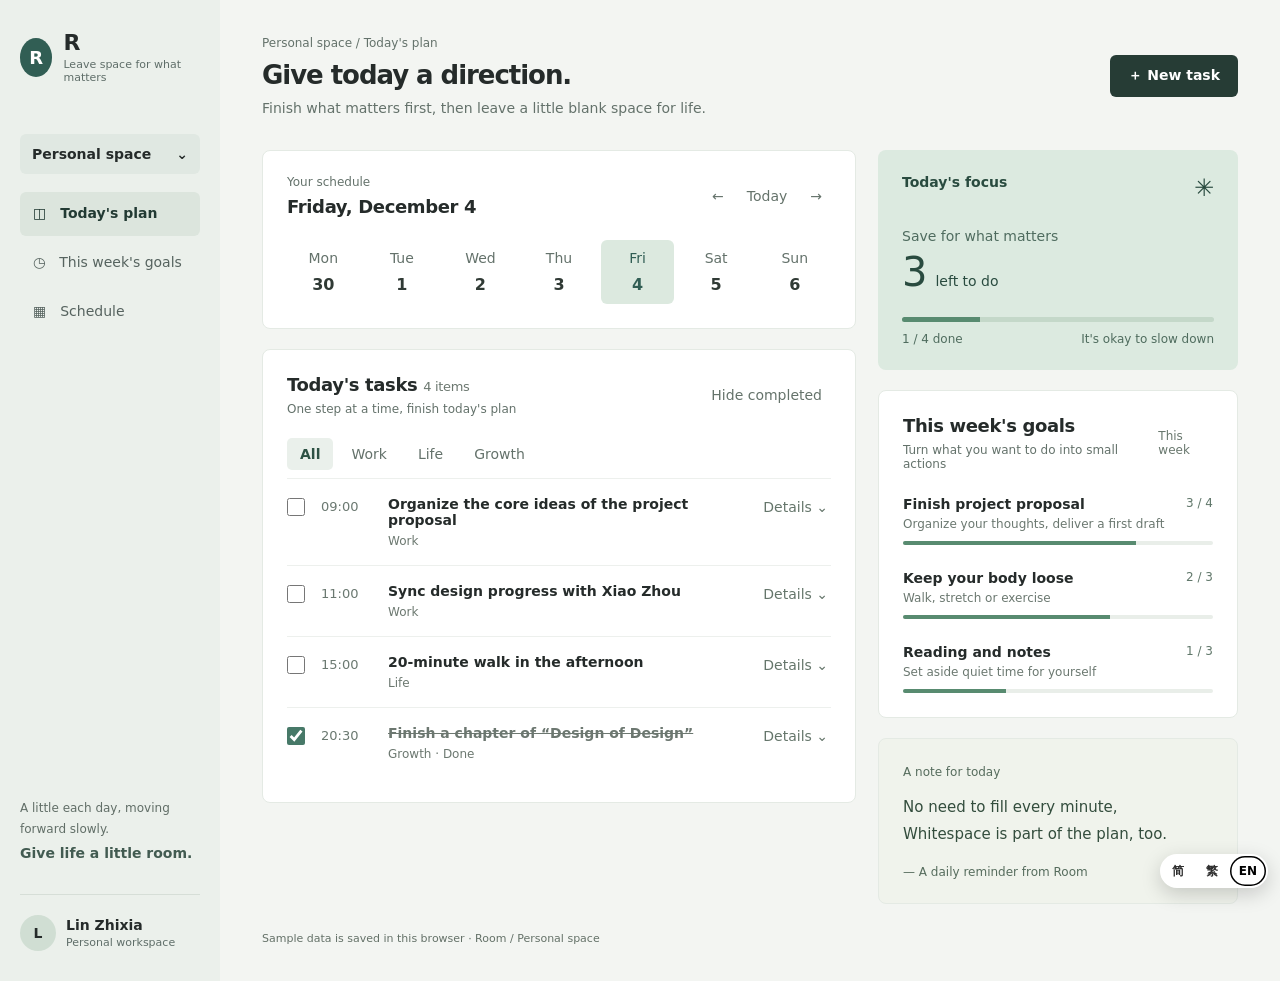
<file: docs/demos/dashboard/index.html>
<!doctype html><html lang="zh-CN"><head><meta charset="utf-8"><meta name="viewport" content="width=device-width, initial-scale=1"><script src="../../i18n/i18n.js" data-groups="demos"></script><title>间 · 日程与目标</title><meta name="description" content="「间」日程与目标看板示例：任务筛选、新建与完成，桌面与窄屏下保持同一套状态。"><link rel="stylesheet" href="style.css"></head><body><div class="shell"><aside><div class="brand"><span class="mark">间</span><span>间<small>为重要的事留白</small></span></div><div class="workspace">个人空间 <span>⌄</span></div><nav aria-label="主导航"><a class="active" href="#today">◫　今日计划</a><a href="#goals">◷　本周目标</a><a href="#schedule">▦　日程安排</a></nav><div class="side-note"><span>每天一点，慢慢向前。</span><strong>给生活留一点间。</strong></div><div class="profile"><span class="avatar">林</span><span>林知夏<small>个人工作台</small></span></div></aside><main id="today"><header><div><p class="context">个人空间 / 今日计划</p><h1>把今天过得有方向。</h1><p class="intro">先完成重要的事，再给生活留一点空白。</p></div><button class="primary" id="open-add">＋ 新建事项</button></header><div class="layout"><div class="main-col"><section class="date-section" aria-labelledby="date-title"><div class="section-head"><div><p class="muted">你的日程</p><h2 id="date-title"></h2></div><div class="date-controls"><button id="prev" aria-label="前一天">←</button><button id="today-btn">今天</button><button id="next" aria-label="后一天">→</button></div></div><div id="week" class="week" aria-label="选择日期"></div></section><section class="tasks" id="schedule"><div class="section-head"><div><h2>今日事项 <span id="task-count" class="count"></span></h2><p class="muted">一步一步，完成今天的计划</p></div><button class="text-button" id="toggle-done">隐藏已完成</button></div><div class="filters" role="group" aria-label="筛选事项"><button class="selected" data-filter="全部">全部</button><button data-filter="工作">工作</button><button data-filter="生活">生活</button><button data-filter="成长">成长</button></div><div id="task-list" aria-live="polite"></div></section></div><div class="right-col"><section class="focus"><div class="focus-top"><span>今日专注</span><span class="focus-symbol">✳</span></div><p>留给重要的事</p><strong id="remaining">0</strong><span>件待完成</span><div class="focus-line"><span id="focus-progress"></span></div><div class="focus-foot"><span id="progress-label"></span><span>慢一点，也没关系</span></div></section><section class="goals" id="goals"><div class="section-head"><div><h2>本周目标</h2><p class="muted">把想做的事，变成小小的行动</p></div><span class="week-label">本周</span></div><div class="goal"><div><strong>完成项目提案</strong><span>整理思路，交付初稿</span></div><b>3 / 4</b><div class="bar"><i style="width:75%"></i></div></div><div class="goal"><div><strong>保持身体舒展</strong><span>散步、拉伸或运动</span></div><b>2 / 3</b><div class="bar"><i style="width:66.7%"></i></div></div><div class="goal"><div><strong>阅读与记录</strong><span>给自己一段安静时间</span></div><b>1 / 3</b><div class="bar"><i style="width:33.3%"></i></div></div></section><section class="note"><span>写给今天</span><p>不必把每一分钟填满，<br>留白也是计划的一部分。</p><span>— 间的日常提醒</span></section></div></div><footer>示例数据保存在当前浏览器中 · 间 / 个人空间</footer></main></div><dialog id="add-dialog"><form id="add-form"><div class="dialog-head"><div><h2>新建事项</h2><p class="muted">为这一天添加一个小计划</p></div><button type="button" id="close-dialog" aria-label="关闭">×</button></div><label>事项名称<input name="title" required maxlength="60" placeholder="例如：整理本周笔记"></label><div class="form-grid"><label>时间<input name="time" type="time" value="09:00" required></label><label>分类<select name="category"><option>工作</option><option>生活</option><option>成长</option></select></label></div><label>补充说明 <span class="muted">（选填）</span><textarea name="detail" rows="3" placeholder="写下需要记住的细节"></textarea></label><div class="dialog-actions"><button type="button" id="cancel">取消</button><button class="primary" type="submit">添加事项</button></div></form></dialog><script src="app.js"></script></body></html>
</file>
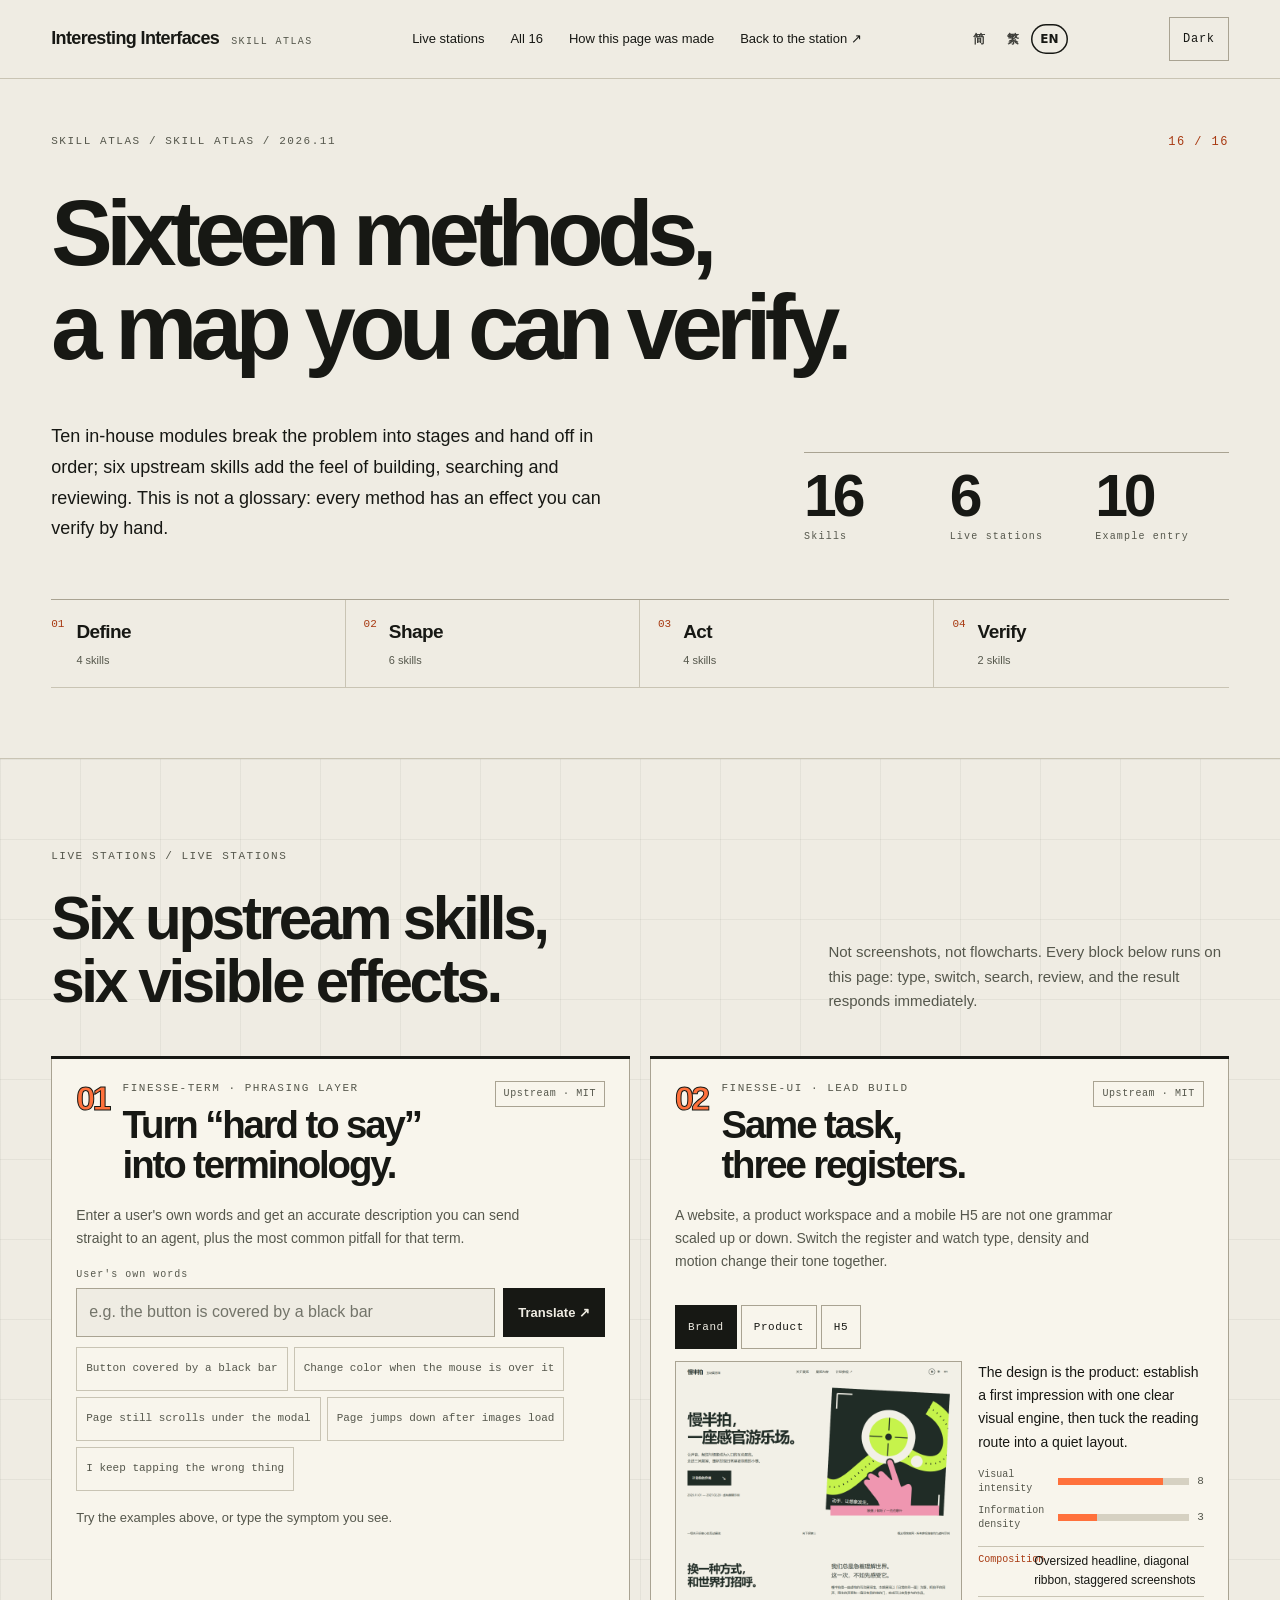
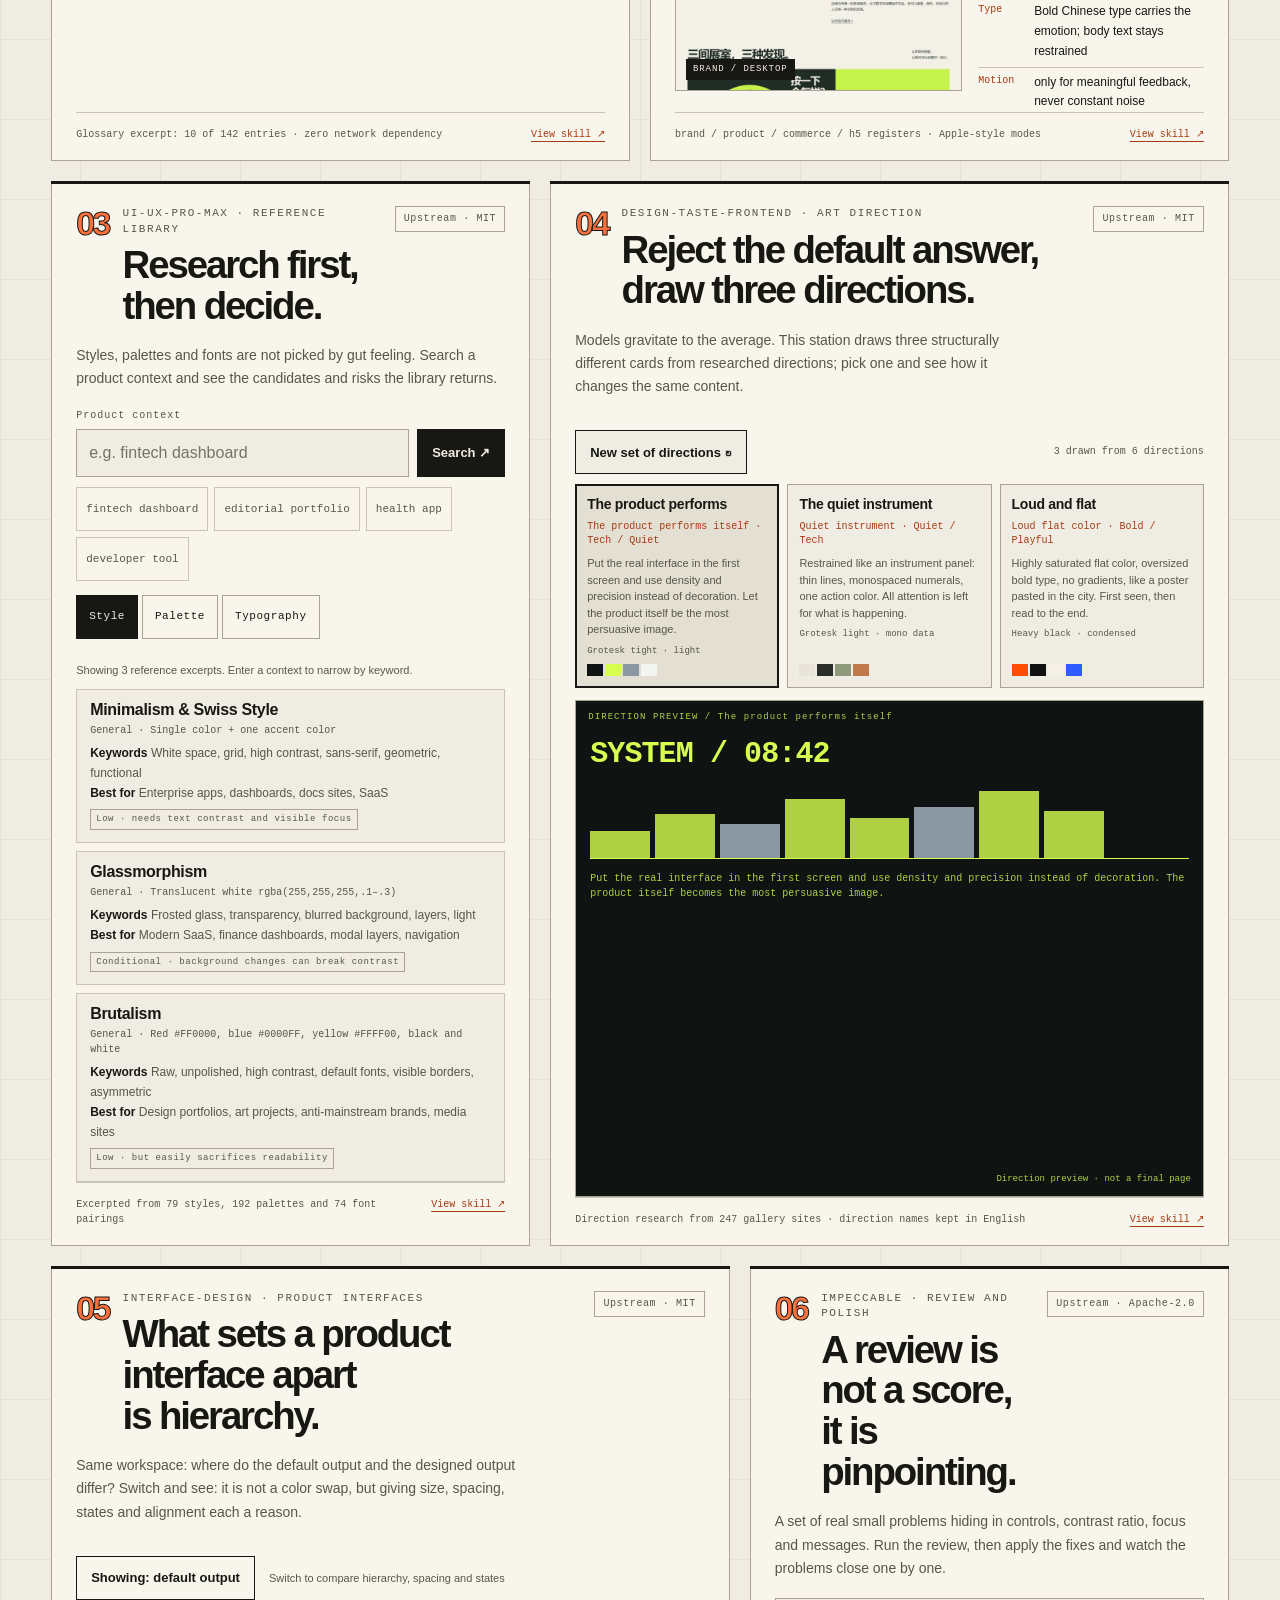
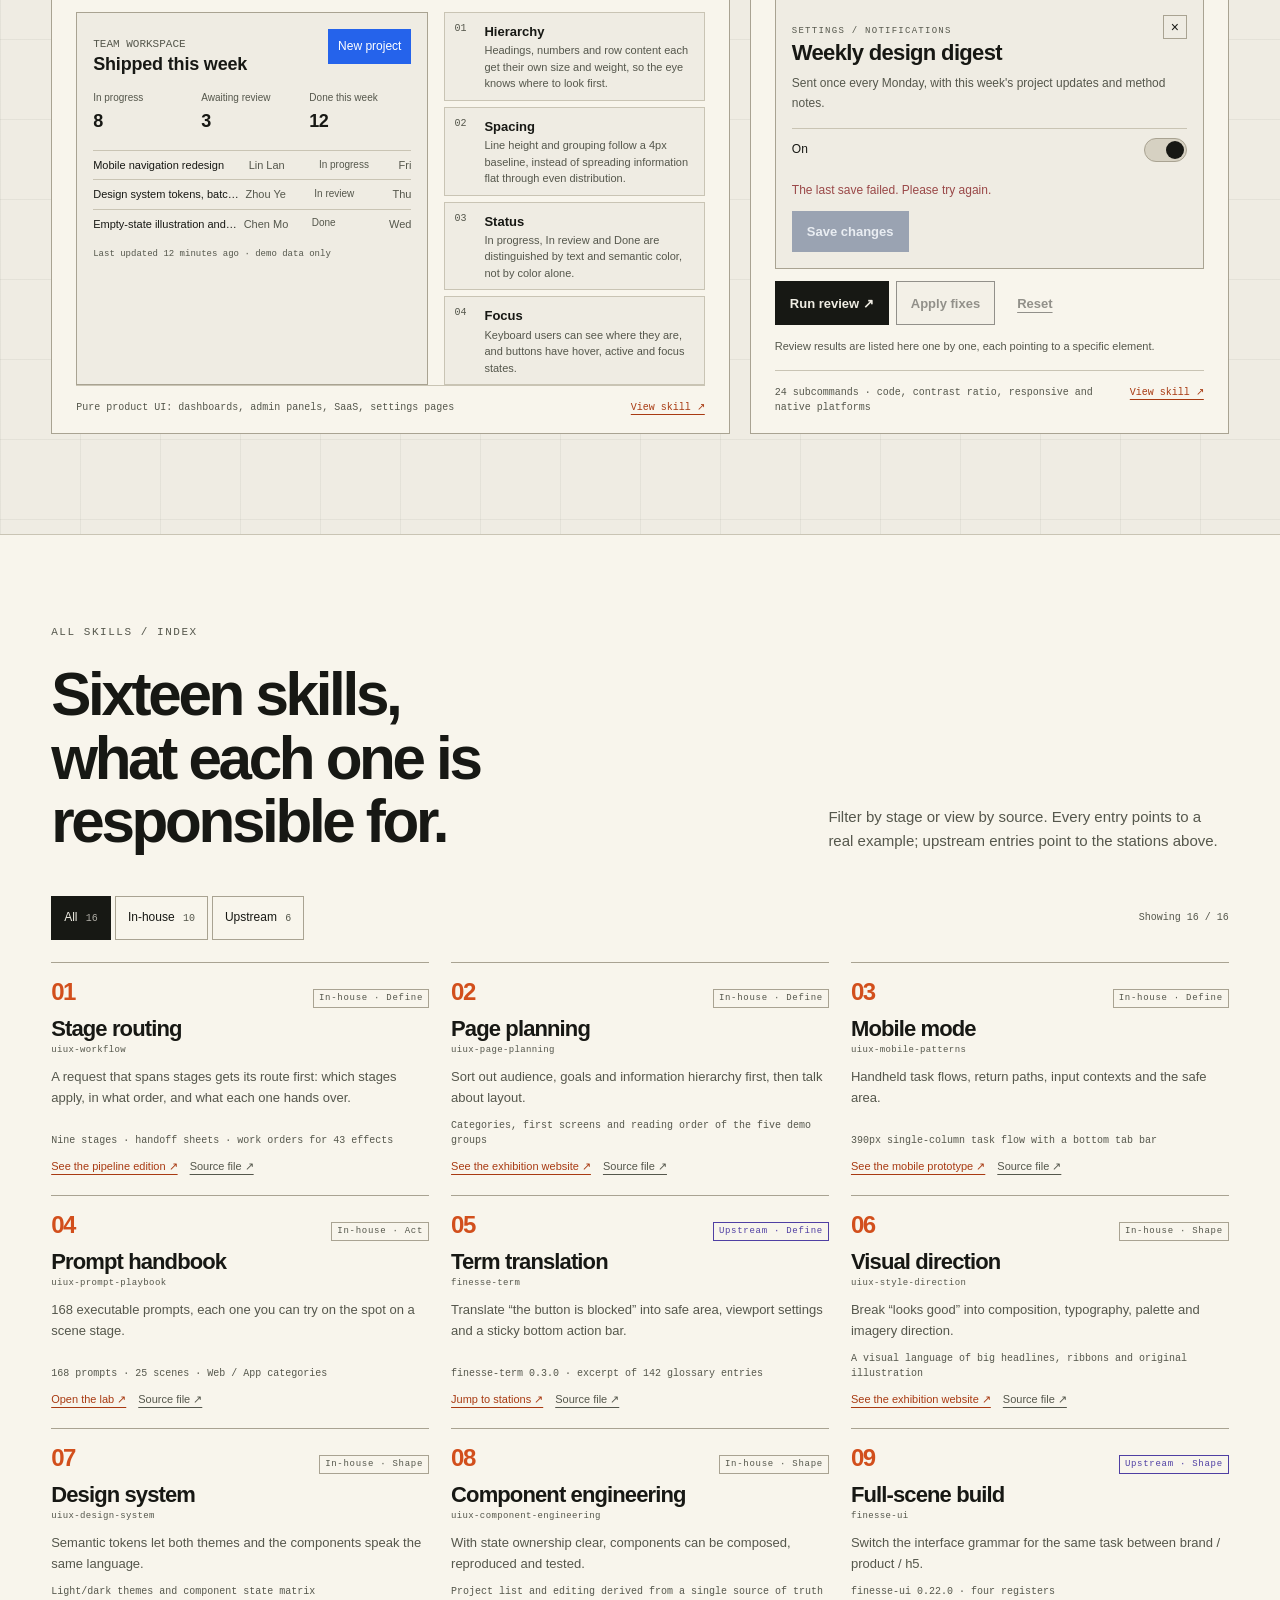
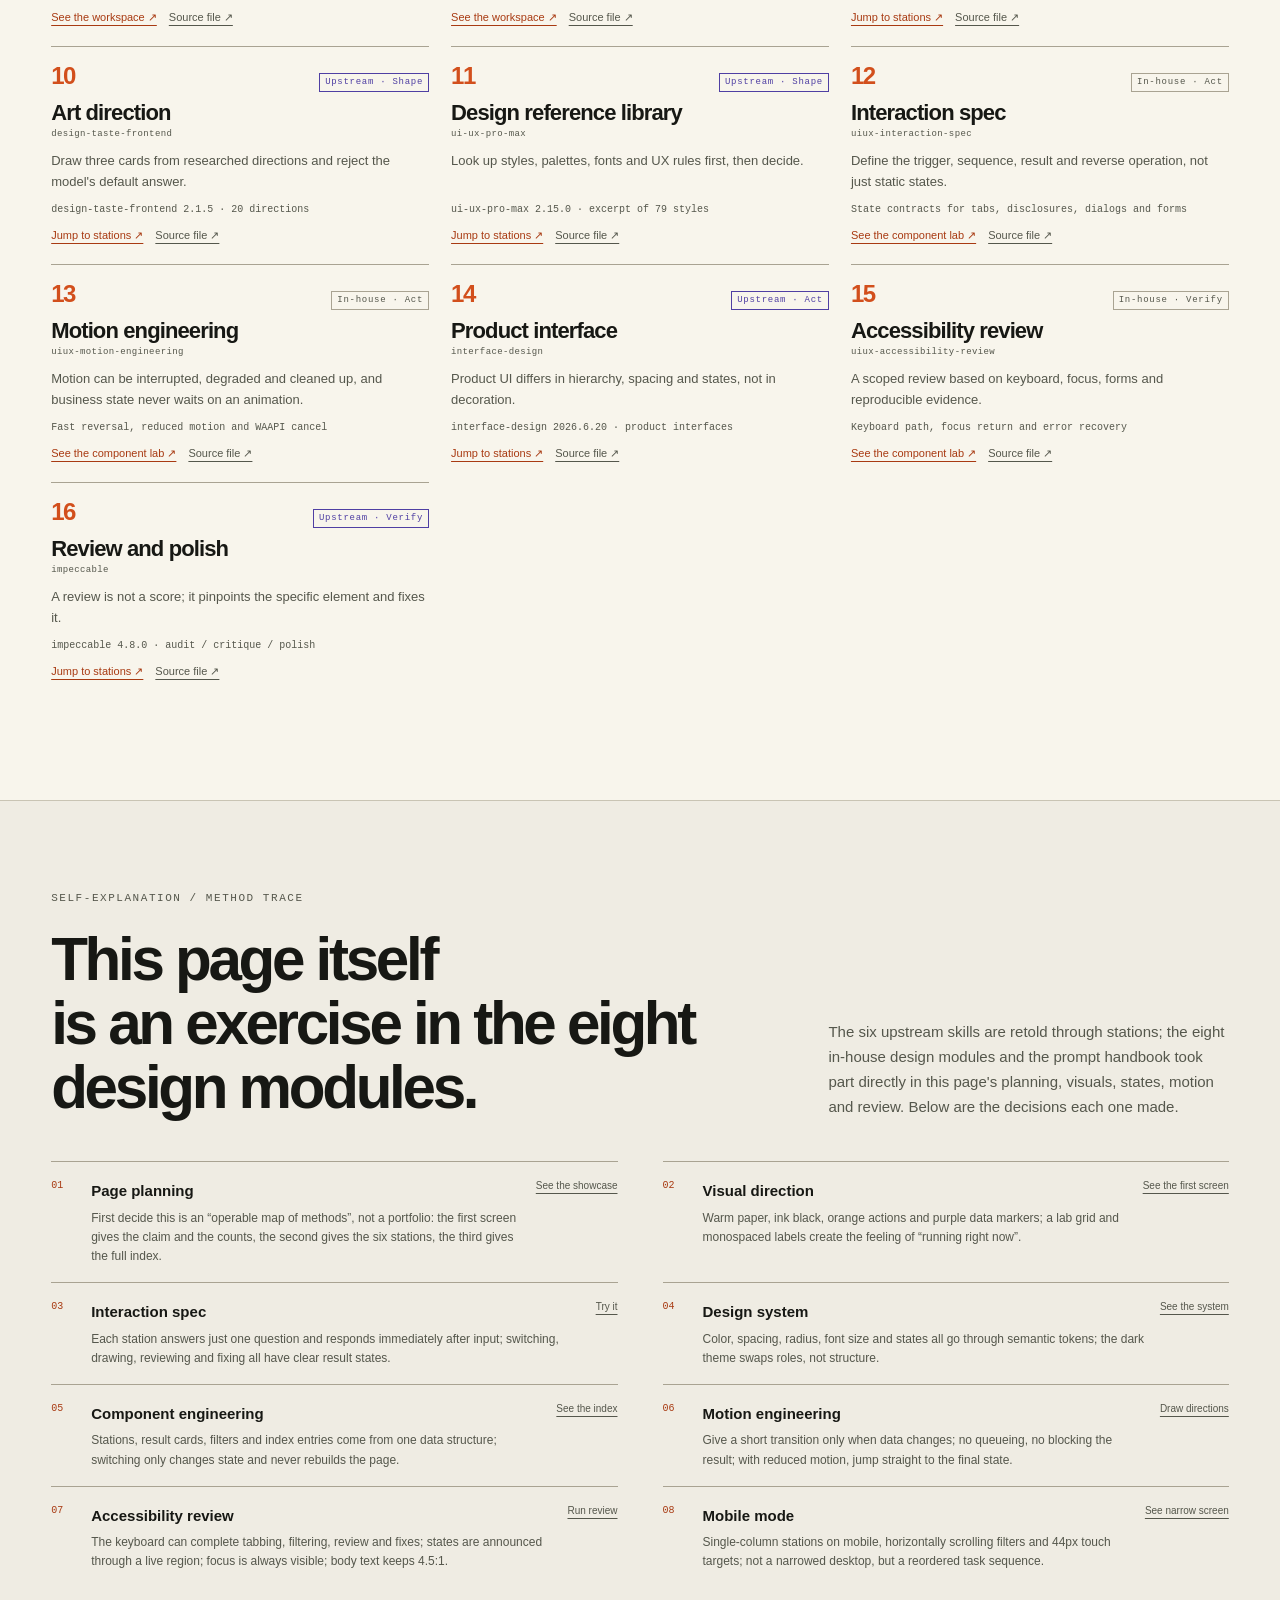
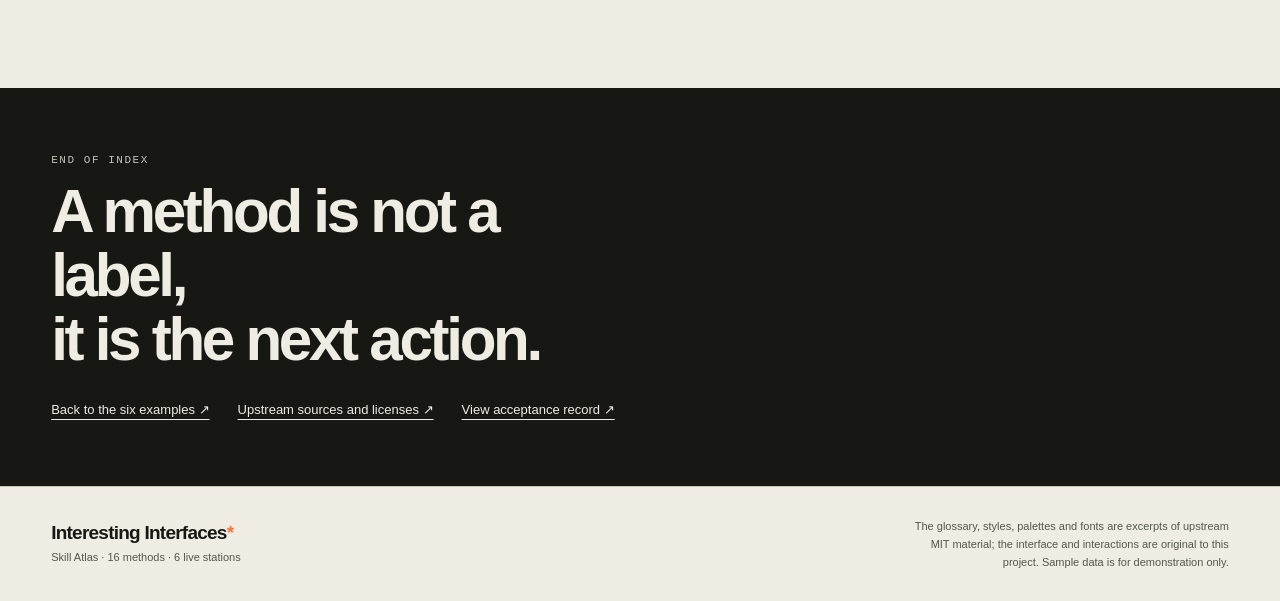
<file: docs/demos/skills/index.html>
<!doctype html>
<html lang="zh-CN" data-theme="light">
<head>
  <meta charset="utf-8">
  <meta name="viewport" content="width=device-width,initial-scale=1">
  <script src="../../i18n/i18n.js" data-groups="skills"></script>
  <meta name="theme-color" content="#efece3">
  <title>技能地图 — 十六个 UI/UX Skill 的现场</title>
  <link rel="icon" href="data:image/svg+xml,%3Csvg xmlns=%22http://www.w3.org/2000/svg%22 viewBox=%220 0 32 32%22%3E%3Crect width=%2232%22 height=%2232%22 rx=%228%22 fill=%22%23ff5a2b%22/%3E%3Ctext x=%2216%22 y=%2223%22 font-size=%2218%22 text-anchor=%22middle%22 font-family=%22Arial%22 font-weight=%22900%22 fill=%22%2320140d%22%3E%E7%95%8C%3C/text%3E%3C/svg%3E">
  <meta name="description" content="十六个 UI/UX Skill 的可操作地图：术语翻译、register 切换、设计资料检索、方向抽样、产品层级与审查修复。"><meta property="og:type" content="website"><meta property="og:site_name" content="UI/UX 实验室"><meta property="og:title" content="技能地图 — 十六个 UI/UX Skill 的现场"><meta property="og:description" content="十六个 UI/UX Skill 的可操作地图：术语翻译、register 切换、设计资料检索、方向抽样、产品层级与审查修复。"><meta property="og:url" content="https://harveyxiacn.github.io/uiux-intent-form-motion-lab/demos/skills/"><meta property="og:image" content="https://harveyxiacn.github.io/uiux-intent-form-motion-lab/og/skills.png"><meta property="og:image:width" content="1200"><meta property="og:image:height" content="630"><meta name="twitter:card" content="summary_large_image"><link rel="canonical" href="https://harveyxiacn.github.io/uiux-intent-form-motion-lab/demos/skills/">
  <link rel="stylesheet" href="style.css">
  <script src="data.js" defer></script>
  <script src="app.js" defer></script>
</head>
<body>
<a class="skip" href="#stations">跳到实时展台</a>

<header class="topbar">
  <a class="brand" href="../../showcase.html#atlas"><span>界面有意思</span><small>SKILL ATLAS</small></a>
  <nav aria-label="页面导航">
    <a href="#stations">实时展台</a>
    <a href="#index">全部 16</a>
    <a href="#method">这页怎么做</a>
    <a href="../../showcase.html#experience" target="_top">返回展台 ↗</a>
  </nav>
  <button id="theme-toggle" class="theme-toggle" type="button" aria-pressed="false">深色</button>
</header>

<main id="top">
  <section class="hero" aria-labelledby="hero-title">
    <div class="hero-top">
      <p class="eyebrow">技能地图 / SKILL ATLAS / 2026.11</p>
      <p class="hero-index">16 / 16</p>
    </div>
    <h1 id="hero-title">十六个方法，<br>一张可验证的地图。</h1>
    <div class="hero-bottom">
      <p class="lede">十个本项目模块把问题拆成阶段、按顺序交接；六个上游 Skill 补上构建、检索与审查的手感。这里不是名词表——每个方法都有一处可以亲手验证的效果。</p>
      <dl class="counts" aria-label="技能与展台数量">
        <div><dt>16</dt><dd>Skills</dd></div>
        <div><dt>6</dt><dd>实时展台</dd></div>
        <div><dt>10</dt><dd>实例入口</dd></div>
      </dl>
    </div>
    <div class="rail" aria-label="技能阶段">
      <a href="#index" data-stage-link="定义"><span>01</span><strong>定义</strong><small>4 个 Skill</small></a>
      <a href="#index" data-stage-link="造型"><span>02</span><strong>造型</strong><small>6 个 Skill</small></a>
      <a href="#index" data-stage-link="行动"><span>03</span><strong>行动</strong><small>4 个 Skill</small></a>
      <a href="#index" data-stage-link="验证"><span>04</span><strong>验证</strong><small>2 个 Skill</small></a>
    </div>
  </section>

  <section class="stations" id="stations" aria-labelledby="stations-title">
    <div class="section-head">
      <p class="eyebrow">实时展台 / LIVE STATIONS</p>
      <h2 id="stations-title">六个上游 Skill，<br>六种看得见的作用。</h2>
      <p class="section-lede">不是截图，也不是流程图。下面每一块都在这一页里运行：输入、切换、检索、审查，结果会立即反馈。</p>
    </div>

    <div class="station-grid">
      <article class="station" id="station-term" aria-labelledby="station-term-title">
        <header class="station-head">
          <span class="station-no" aria-hidden="true">01</span>
          <div>
            <p class="station-kicker">finesse-term · 说法层</p>
            <h3 id="station-term-title">把「说不清」<br>翻译成术语。</h3>
          </div>
          <span class="badge">上游 · MIT</span>
        </header>
        <p class="station-lede">输入用户的原话，得到一句能直接发给 Agent 的准确描述，以及这个词最常见的坑。</p>
        <form class="term-form" id="term-form">
          <label for="term-input">用户原话</label>
          <div class="field-row">
            <input id="term-input" name="q" type="text" autocomplete="off" placeholder="例如：按钮被黑杠挡住了">
            <button class="btn primary" type="submit">翻译 ↗</button>
          </div>
        </form>
        <div class="chips" id="term-chips" role="group" aria-label="示例症状">
          <button type="button" data-term="按钮被黑杠挡住了">按钮被黑杠挡住</button>
          <button type="button" data-term="鼠标放上去变个色">鼠标放上去变个色</button>
          <button type="button" data-term="弹窗底下还能滑">弹窗底下还能滑</button>
          <button type="button" data-term="图片加载完页面往下跳">图片加载完页面往下跳</button>
          <button type="button" data-term="点不准老是点错">点不准老是点错</button>
        </div>
        <div class="term-result" id="term-result">
          <p class="hint">试试上面的例子，或直接输入你看到的症状。</p>
        </div>
        <footer class="station-foot">
          <span>词库节选 10 / 142 条 · 零网络依赖</span>
          <a href="https://github.com/harveyxiacn/uiux-intent-form-motion-lab/blob/main/skills/upstream/finesse-term/SKILL.md" target="_blank" rel="noopener">查看 Skill ↗</a>
        </footer>
      </article>

      <article class="station station-wide" id="station-register" aria-labelledby="station-register-title">
        <header class="station-head">
          <span class="station-no" aria-hidden="true">02</span>
          <div>
            <p class="station-kicker">finesse-ui · 主导构建</p>
            <h3 id="station-register-title">同一任务，<br>三种 register。</h3>
          </div>
          <span class="badge">上游 · MIT</span>
        </header>
        <p class="station-lede">官网、产品工作台和手机 H5 不是同一套语法的缩放。切换 register，看类型、密度和动效如何一起改口。</p>
        <div class="register-tabs" role="tablist" aria-label="选择界面 register">
          <button role="tab" id="reg-brand" aria-selected="true" aria-controls="register-panel" tabindex="0" data-register="brand">Brand</button>
          <button role="tab" id="reg-product" aria-selected="false" aria-controls="register-panel" tabindex="-1" data-register="product">Product</button>
          <button role="tab" id="reg-h5" aria-selected="false" aria-controls="register-panel" tabindex="-1" data-register="h5">H5</button>
        </div>
        <div class="register-panel" id="register-panel" role="tabpanel" aria-labelledby="reg-brand" data-register="brand">
          <div class="register-frame" id="register-frame">
            <img id="register-image" loading="lazy" decoding="async" src="../../screenshots/web-desktop.png" alt="慢半拍展览官网的桌面首屏，超大中文标题、橙色丝带与展览插画" width="1440" height="1000">
            <span class="frame-tag" id="register-frame-tag">BRAND / DESKTOP</span>
          </div>
          <div class="register-read">
            <p class="register-caption" id="register-caption">设计就是产品：先用一个明确的视觉引擎建立第一印象，再把阅读路线收进安静的版面。</p>
            <dl class="meters">
              <div><dt>视觉强度</dt><dd><span class="meter"><i id="spectacle-meter" style="--v:8"></i></span><b id="spectacle-value">8</b></dd></div>
              <div><dt>信息密度</dt><dd><span class="meter"><i id="density-meter" style="--v:3"></i></span><b id="density-value">3</b></dd></div>
            </dl>
            <ul class="register-changes" id="register-changes">
              <li><span>构图</span>巨幅标题、斜向丝带、错落截图</li>
              <li><span>字体</span>中文粗体承担情绪，正文保持克制</li>
              <li><span>动效</span>只给有意义的反馈，不做持续噪声</li>
            </ul>
          </div>
        </div>
        <footer class="station-foot">
          <span>brand / product / commerce / h5 四种 register · 苹果风格模式</span>
          <a href="https://github.com/harveyxiacn/uiux-intent-form-motion-lab/blob/main/skills/upstream/finesse-ui/SKILL.md" target="_blank" rel="noopener">查看 Skill ↗</a>
        </footer>
      </article>

      <article class="station" id="station-search" aria-labelledby="station-search-title">
        <header class="station-head">
          <span class="station-no" aria-hidden="true">03</span>
          <div>
            <p class="station-kicker">ui-ux-pro-max · 资料库</p>
            <h3 id="station-search-title">先查资料，<br>再做决定。</h3>
          </div>
          <span class="badge">上游 · MIT</span>
        </header>
        <p class="station-lede">风格、配色和字体不是凭感觉挑的。检索一个产品语境，看看资料库给出的候选与风险。</p>
        <form class="search-form" id="search-form">
          <label for="search-input">产品语境</label>
          <div class="field-row">
            <input id="search-input" name="q" type="search" autocomplete="off" placeholder="例如：fintech dashboard">
            <button class="btn primary" type="submit">检索 ↗</button>
          </div>
        </form>
        <div class="chips" id="search-chips" role="group" aria-label="示例检索">
          <button type="button" data-query="fintech dashboard">fintech dashboard</button>
          <button type="button" data-query="editorial portfolio">editorial portfolio</button>
          <button type="button" data-query="health app">health app</button>
          <button type="button" data-query="developer tool">developer tool</button>
        </div>
        <div class="segmented" id="search-domains" role="tablist" aria-label="选择资料类型">
          <button role="tab" id="domain-style" aria-selected="true" aria-controls="search-results" tabindex="0" data-domain="style">风格</button>
          <button role="tab" id="domain-palette" aria-selected="false" aria-controls="search-results" tabindex="-1" data-domain="palette">配色</button>
          <button role="tab" id="domain-font" aria-selected="false" aria-controls="search-results" tabindex="-1" data-domain="font">字体</button>
        </div>
        <p class="search-note" id="search-note">显示 3 条资料节选。输入语境可按关键词收窄。</p>
        <div class="search-results" id="search-results" role="tabpanel" aria-labelledby="domain-style" tabindex="0"></div>
        <footer class="station-foot">
          <span>从 79 种风格、192 组配色、74 组字体中节选</span>
          <a href="https://github.com/harveyxiacn/uiux-intent-form-motion-lab/blob/main/skills/upstream/ui-ux-pro-max/SKILL.md" target="_blank" rel="noopener">查看 Skill ↗</a>
        </footer>
      </article>

      <article class="station" id="station-taste" aria-labelledby="station-taste-title">
        <header class="station-head">
          <span class="station-no" aria-hidden="true">04</span>
          <div>
            <p class="station-kicker">design-taste-frontend · 艺术方向</p>
            <h3 id="station-taste-title">不要默认答案，<br>抽三个方向。</h3>
          </div>
          <span class="badge">上游 · MIT</span>
        </header>
        <p class="station-lede">模型最容易给出平均值。这个展台从研究过的方向里抽三张结构不同的牌，选一张看它如何改变同一条内容。</p>
        <div class="deal-bar">
          <button class="btn secondary" id="deal-button" type="button">换一组方向 ↻</button>
          <span id="deal-count">6 个方向中抽取 3 个</span>
        </div>
        <div class="direction-cards" id="direction-cards" role="group" aria-label="抽到的三个方向"></div>
        <div class="direction-preview" id="direction-preview"></div>
        <footer class="station-foot">
          <span>来自 247 个画廊站点的方向研究 · 方向名保留英文原名</span>
          <a href="https://github.com/harveyxiacn/uiux-intent-form-motion-lab/blob/main/skills/upstream/design-taste-frontend/SKILL.md" target="_blank" rel="noopener">查看 Skill ↗</a>
        </footer>
      </article>

      <article class="station station-wide" id="station-interface" aria-labelledby="station-interface-title">
        <header class="station-head">
          <span class="station-no" aria-hidden="true">05</span>
          <div>
            <p class="station-kicker">interface-design · 产品界面</p>
            <h3 id="station-interface-title">产品界面的差别，<br>在层级。</h3>
          </div>
          <span class="badge">上游 · MIT</span>
        </header>
        <p class="station-lede">同一块工作台，默认输出和设计后的输出差在哪里？切换看看：不是换颜色，是让大小、间距、状态和对齐各自有理由。</p>
        <div class="craft-bar">
          <button class="btn" id="craft-toggle" type="button" aria-pressed="false">显示：默认生成</button>
          <span class="hint">切换看层级、间距与状态</span>
        </div>
        <div class="interface-grid">
          <div class="product-panel" id="product-panel" data-crafted="false">
            <div class="pp-head">
              <div><span class="pp-kicker">团队工作台</span><h4>本周交付</h4></div>
              <button class="pp-action" type="button">新建项目</button>
            </div>
            <div class="pp-stats">
              <div><span>进行中</span><strong>8</strong></div>
              <div><span>待评审</span><strong>3</strong></div>
              <div><span>本周完成</span><strong>12</strong></div>
            </div>
            <ul class="pp-list">
              <li><span class="pp-name">移动端导航改版</span><span class="pp-owner">林岚</span><span class="pp-status" data-status="active">进行中</span><span class="pp-due">周五</span></li>
              <li><span class="pp-name">设计系统 token 第 2 批</span><span class="pp-owner">周野</span><span class="pp-status" data-status="review">待评审</span><span class="pp-due">周四</span></li>
              <li><span class="pp-name">空状态插画与文案</span><span class="pp-owner">陈默</span><span class="pp-status" data-status="done">已完成</span><span class="pp-due">周三</span></li>
            </ul>
            <p class="pp-foot">最后更新 12 分钟前 · 仅演示数据</p>
          </div>
          <ul class="craft-decisions" id="craft-decisions" aria-label="设计后的四个决定">
            <li data-decision="hierarchy"><span>01</span><div><strong>层级</strong><p>标题、数字、行内容各自有字号和字重，眼睛知道先看哪里。</p></div></li>
            <li data-decision="spacing"><span>02</span><div><strong>间距</strong><p>行高与分组用 4px 基准，不再靠平均分配把信息摊平。</p></div></li>
            <li data-decision="states"><span>03</span><div><strong>状态</strong><p>进行中、待评审、已完成用文字和语义色区分，不只靠颜色。</p></div></li>
            <li data-decision="focus"><span>04</span><div><strong>焦点</strong><p>键盘用户能看见当前位置，按钮有 hover、active 与 focus。</p></div></li>
          </ul>
        </div>
        <footer class="station-foot">
          <span>纯产品 UI：Dashboard、后台、SaaS、设置页</span>
          <a href="https://github.com/harveyxiacn/uiux-intent-form-motion-lab/blob/main/skills/upstream/interface-design/SKILL.md" target="_blank" rel="noopener">查看 Skill ↗</a>
        </footer>
      </article>

      <article class="station" id="station-impeccable" aria-labelledby="station-impeccable-title">
        <header class="station-head">
          <span class="station-no" aria-hidden="true">06</span>
          <div>
            <p class="station-kicker">impeccable · 审查与打磨</p>
            <h3 id="station-impeccable-title">审查不是打分，<br>是定位。</h3>
          </div>
          <span class="badge">上游 · Apache-2.0</span>
        </header>
        <p class="station-lede">一组真实存在的小问题，藏在控件、对比度、焦点和提示里。运行审查，再应用修复，看问题如何被逐条关掉。</p>
        <div class="audit-card" id="audit-form" data-fixed="false">
          <div class="audit-head">
            <div><span class="audit-kicker">设置 / 通知</span><h4>每周设计摘要</h4></div>
            <button class="icon-btn" id="audit-close" type="button" aria-label="关闭通知设置">×</button>
          </div>
          <p class="audit-copy">每周一发送一次，包含本周的项目更新与方法笔记。</p>
          <div class="audit-row">
            <span id="audit-toggle-label">已开启</span>
            <button class="switch" id="audit-switch" type="button" role="switch" aria-checked="true" aria-label="每周设计摘要"><span></span></button>
          </div>
          <p class="audit-error" id="audit-error">上次保存失败，请重试。</p>
          <button class="btn audit-submit" id="audit-submit" type="button">保存更改</button>
        </div>
        <div class="audit-actions">
          <button class="btn primary" id="audit-button" type="button">运行审查 ↗</button>
          <button class="btn secondary" id="fix-button" type="button" disabled>应用修复</button>
          <button class="btn ghost" id="reset-button" type="button" disabled>重置</button>
        </div>
        <ul class="audit-findings" id="audit-findings">
          <li class="hint">审查结果会在这里逐条列出，并指向具体元素。</li>
        </ul>
        <footer class="station-foot">
          <span>24 个子命令 · 代码、对比度、响应式与原生平台</span>
          <a href="https://github.com/harveyxiacn/uiux-intent-form-motion-lab/blob/main/skills/upstream/impeccable/SKILL.md" target="_blank" rel="noopener">查看 Skill ↗</a>
        </footer>
      </article>
    </div>
  </section>

  <section class="index-section" id="index" aria-labelledby="index-title">
    <div class="section-head">
      <p class="eyebrow">全部技能 / INDEX</p>
      <h2 id="index-title">十六个 Skill，<br>各自负责什么。</h2>
      <p class="section-lede">按阶段筛选，或按来源看。每个条目都指向一处真实实例；上游条目指向上面的展台。</p>
    </div>
    <div class="index-controls">
      <div class="filters" role="group" aria-label="按来源筛选">
        <button type="button" class="filter" data-filter="all" aria-pressed="true">全部 <span>16</span></button>
        <button type="button" class="filter" data-filter="local" aria-pressed="false">本项目 <span>10</span></button>
        <button type="button" class="filter" data-filter="upstream" aria-pressed="false">上游 <span>6</span></button>
      </div>
      <p id="index-count">显示 16 / 16</p>
    </div>
    <div class="skill-grid" id="skill-grid"></div>
  </section>

  <section class="method" id="method" aria-labelledby="method-title">
    <div class="section-head">
      <p class="eyebrow">自我说明 / METHOD TRACE</p>
      <h2 id="method-title">这页本身，<br>就是八个设计模块的练习。</h2>
      <p class="section-lede">上游六个 Skill 用展台转述；本项目八个设计模块与提示词手册直接参与这页的规划、视觉、状态、动效与审查。下面是它们各自做的决定。</p>
    </div>
    <ol class="method-list">
      <li><span>01</span><div><strong>页面规划</strong><p>先决定这是一张“可操作的方法地图”，不是作品集：首屏给主张与数量，第二屏给六个展台，第三屏给完整索引。</p></div><a href="#stations">看展台</a></li>
      <li><span>02</span><div><strong>视觉方向</strong><p>暖纸、墨黑、橙色行动与紫色数据标记；实验室网格与等宽标签建立“正在运行”的语感。</p></div><a href="#top">看首屏</a></li>
      <li><span>03</span><div><strong>交互规格</strong><p>每个展台只回答一个问题，输入后立即反馈；切换、抽取、审查、修复都有明确的结果状态。</p></div><a href="#stations">试交互</a></li>
      <li><span>04</span><div><strong>设计系统</strong><p>颜色、间距、圆角、字号和状态全部走语义 token；深色主题只换角色，不换结构。</p></div><a href="#index">看系统</a></li>
      <li><span>05</span><div><strong>组件工程</strong><p>展台、结果卡、过滤器和索引条目来自同一套数据结构；切换只看状态，不重建页面。</p></div><a href="#index">看索引</a></li>
      <li><span>06</span><div><strong>动效工程</strong><p>只在数据变化时给短过渡；不排队、不阻塞结果；减少动态时直接到最终状态。</p></div><a href="#station-taste">抽方向</a></li>
      <li><span>07</span><div><strong>无障碍审查</strong><p>键盘可完成 tab、过滤、审查与修复；状态用 live region 播报；焦点始终可见；正文保持 4.5:1。</p></div><a href="#station-impeccable">跑审查</a></li>
      <li><span>08</span><div><strong>移动模式</strong><p>手机端单列展台、横向可滚的筛选、44px 触控目标；不是把桌面缩窄，而是重排任务顺序。</p></div><a href="#stations">看窄屏</a></li>
    </ol>
  </section>

  <section class="closing" aria-labelledby="closing-title">
    <p class="eyebrow">END OF INDEX</p>
    <h2 id="closing-title">方法不是标签，<br>是下一步的动作。</h2>
    <div class="closing-links">
      <a href="../../showcase.html#experience" target="_top">回到六组实例 ↗</a>
      <a href="https://github.com/harveyxiacn/uiux-intent-form-motion-lab/blob/main/skills/upstream/README.md" target="_blank" rel="noopener">上游收录与许可证 ↗</a>
      <a href="https://github.com/harveyxiacn/uiux-intent-form-motion-lab/blob/main/SKILL-VALIDATION.md" target="_blank" rel="noopener">查看验收记录 ↗</a>
    </div>
  </section>
</main>

<footer class="site-footer">
  <div><span class="brand-mark">界面有意思<span aria-hidden="true">*</span></span><p>Skill Atlas · 16 个方法 · 6 个实时展台</p></div>
  <p>词库、风格、配色与字体为上游 MIT 资料的节选；界面与交互为本项目原创。示例数据仅用于演示。</p>
</footer>

<p class="sr-only" id="atlas-status" role="status"></p>
</body>
</html>
</file>
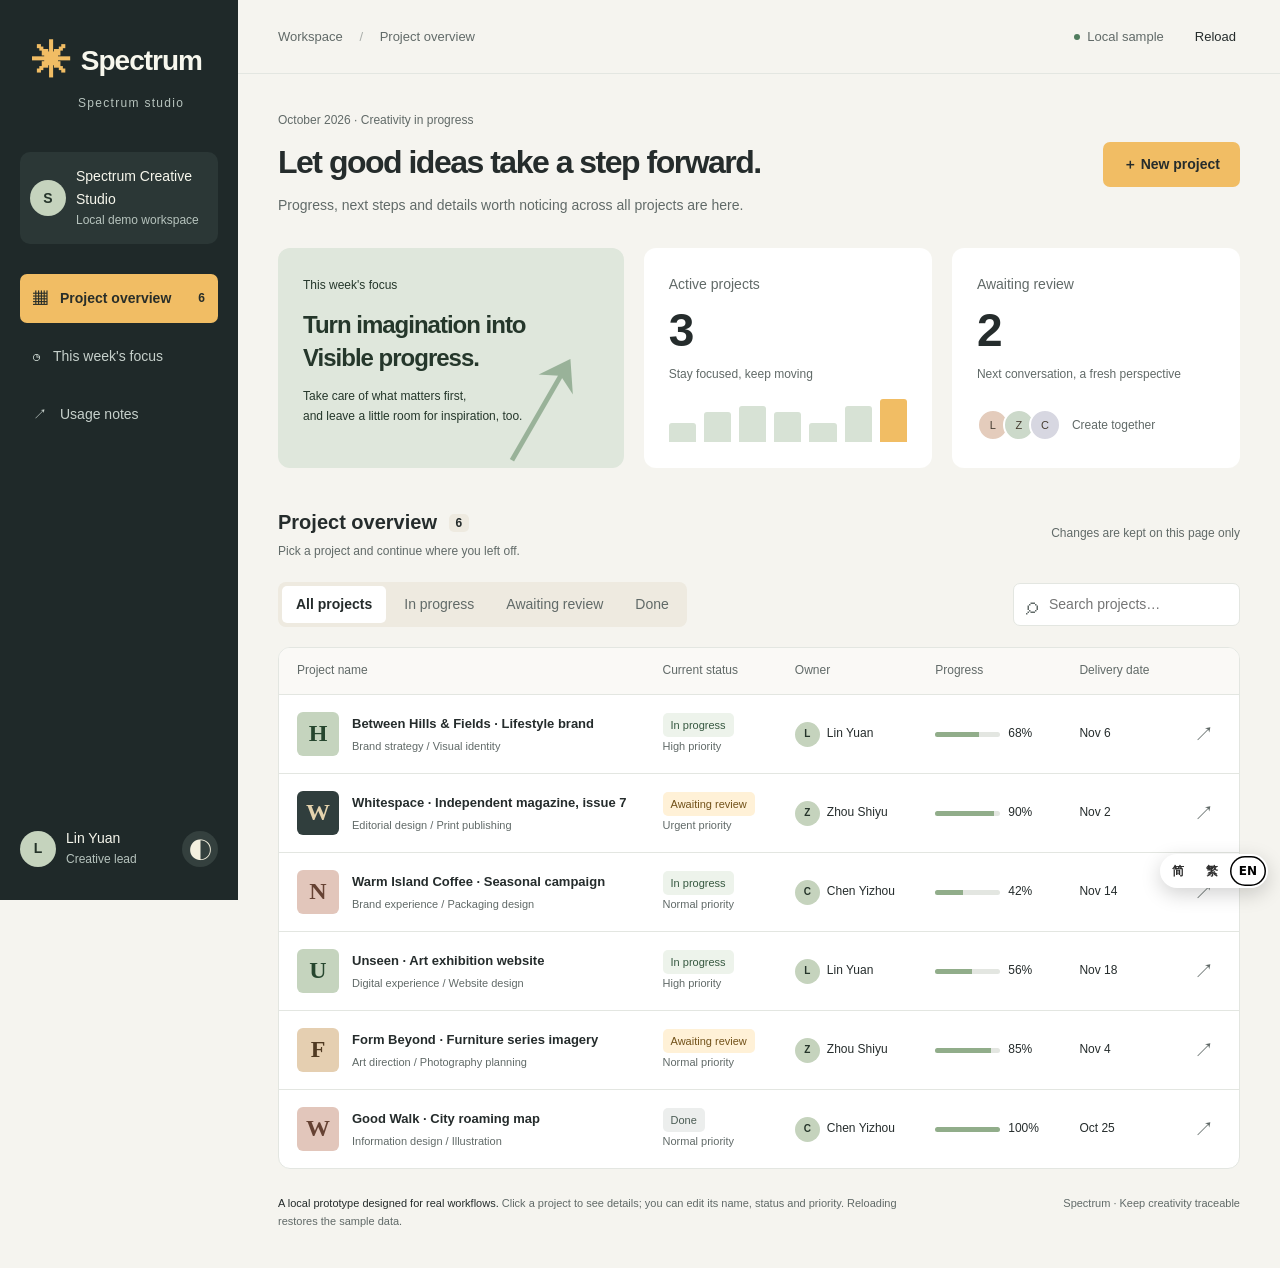
<file: docs/demos/studio/index.html>
<!doctype html><html lang="zh-CN" data-theme="light"><head><meta charset="utf-8"><meta name="viewport" content="width=device-width,initial-scale=1"><script src="../../i18n/i18n.js" data-groups="demos"></script><title>光谱 Spectrum · 创意项目工作台</title><meta name="description" content="光谱 Spectrum 创意项目工作台示例：项目进展、筛选与下一步，浅色与深色主题。"><link rel="stylesheet" href="style.css"><script src="app.js" defer></script></head><body><a class="skip" href="#projects">跳到项目</a><aside class="sidebar"><a href="#" class="brand"><span class="brand-icon" aria-hidden="true">✳</span> 光谱<span>Spectrum studio</span></a><div class="workspace"><span class="avatar">S</span><div>光谱创意工作室<small>本地演示工作区</small></div></div><nav aria-label="工作区导航"><a href="#projects" aria-current="page"><span aria-hidden="true">▦</span> 项目总览 <span class="nav-count">6</span></a><a href="#focus"><span aria-hidden="true">◷</span> 本周焦点</a><a href="#guide"><span aria-hidden="true">↗</span> 使用说明</a></nav><div class="sidebar-bottom"><span class="avatar small">林</span><div>林予安<small>创意负责人</small></div><button id="theme" aria-label="切换为深色主题" title="切换主题">◐</button></div></aside><div class="shell"><header class="topbar"><span>工作区 <span class="slash">/</span> 项目总览</span><div><span class="local-dot"></span> 本地样例 <button id="reload">重新载入</button></div></header><main><div class="page-heading"><div><p class="date">2026 年 10 月 · 创意进行时</p><h1>让好想法，向前一步。</h1><p>所有项目的进展、下一步与值得关注的细节，都在这里。</p></div><button class="primary" id="new-project">＋ 新建项目</button></div><section id="focus" class="overview" aria-label="工作区概况"><div class="overview-intro"><span>本周焦点</span><h2>把想象变成<br>看得见的进展。</h2><p>先照顾重要的事，<br>也为灵感留一点空间。</p><span class="orbit" aria-hidden="true">↗</span></div><div class="metric"><span>进行中的项目</span><strong id="active-count">4</strong><p>保持专注，持续推进</p><div class="bars" aria-hidden="true"><i></i><i></i><i></i><i></i><i></i><i></i><i></i></div></div><div class="metric"><span>等待评审</span><strong id="review-count">2</strong><p>下一次对话，带来新视角</p><div class="people" aria-hidden="true"><span>林</span><span>周</span><span>陈</span><b>一起创作</b></div></div></section><section id="projects" class="project-section"><div class="section-heading"><div><h2>项目总览 <span id="result-count">6</span></h2><p>选一个项目，继续上次的思考。</p></div><span class="demo-note">修改仅保留在当前页面</span></div><div class="toolbar"><div class="filters" role="group" aria-label="项目状态筛选"><button data-filter="all" aria-pressed="true">全部项目</button><button data-filter="进行中" aria-pressed="false">进行中</button><button data-filter="待评审" aria-pressed="false">待评审</button><button data-filter="已完成" aria-pressed="false">已完成</button></div><label class="search"><span aria-hidden="true">⌕</span><span class="sr-only">搜索项目名称或类型</span><input id="search" type="search" placeholder="搜索项目…"></label></div><div id="loading" role="status" hidden><div class="skeleton"></div><div class="skeleton"></div><p>正在载入本地示例…</p></div><div id="empty" hidden><span aria-hidden="true">⌕</span><h3>这里还没有匹配的灵感。</h3><p>换一个关键词，或查看全部项目。</p><button id="clear-filters" class="secondary">清除筛选</button></div><div class="table-wrap" id="project-table"><table><thead><tr><th scope="col">项目名称</th><th scope="col">当前状态</th><th scope="col">负责人</th><th scope="col">进度</th><th scope="col">交付时间</th><th scope="col"><span class="sr-only">操作</span></th></tr></thead><tbody id="project-list"></tbody></table></div></section><footer id="guide"><p><strong>为真实工作流设计的本地原型。</strong> 点击项目查看详情；可以修改名称、状态与优先级。重新载入会恢复样例。</p><span>光谱 · 让创意有迹可循</span></footer></main></div><dialog id="detail" aria-labelledby="detail-title"><form id="project-form" novalidate><header class="panel-header"><span id="panel-caption">项目详情</span><button type="button" id="close-panel" aria-label="关闭项目详情">×</button></header><div class="panel-scroll"><div class="panel-art" aria-hidden="true"><span>CREATIVE<br>IN PROGRESS.</span><i>↗</i></div><p id="project-kind" class="date">品牌设计</p><h2 id="detail-title">项目详情</h2><p class="panel-description" id="project-description"></p><label for="project-name">项目名称 <span>必填</span></label><input id="project-name" maxlength="60" aria-describedby="name-error" required><p id="name-error" class="error" hidden>请输入项目名称，不能只包含空格。</p><div class="form-row"><div><label for="project-status">项目状态</label><select id="project-status"><option>进行中</option><option>待评审</option><option>已完成</option></select></div><div><label for="project-priority">优先级</label><select id="project-priority"><option>普通</option><option>重要</option><option>紧急</option></select></div></div><div class="detail-note"><span>数据范围</span><p>这是本地交互示例，保存会更新当前页面。没有服务器请求，也不会同步到其他设备。</p></div></div><div class="panel-actions"><button type="button" id="cancel" class="secondary">取消</button><button type="submit" id="save" class="primary">保存修改</button></div></form></dialog><div id="toast" role="status" aria-live="polite"></div><p id="list-status" class="sr-only" role="status"></p></body></html>
</file>
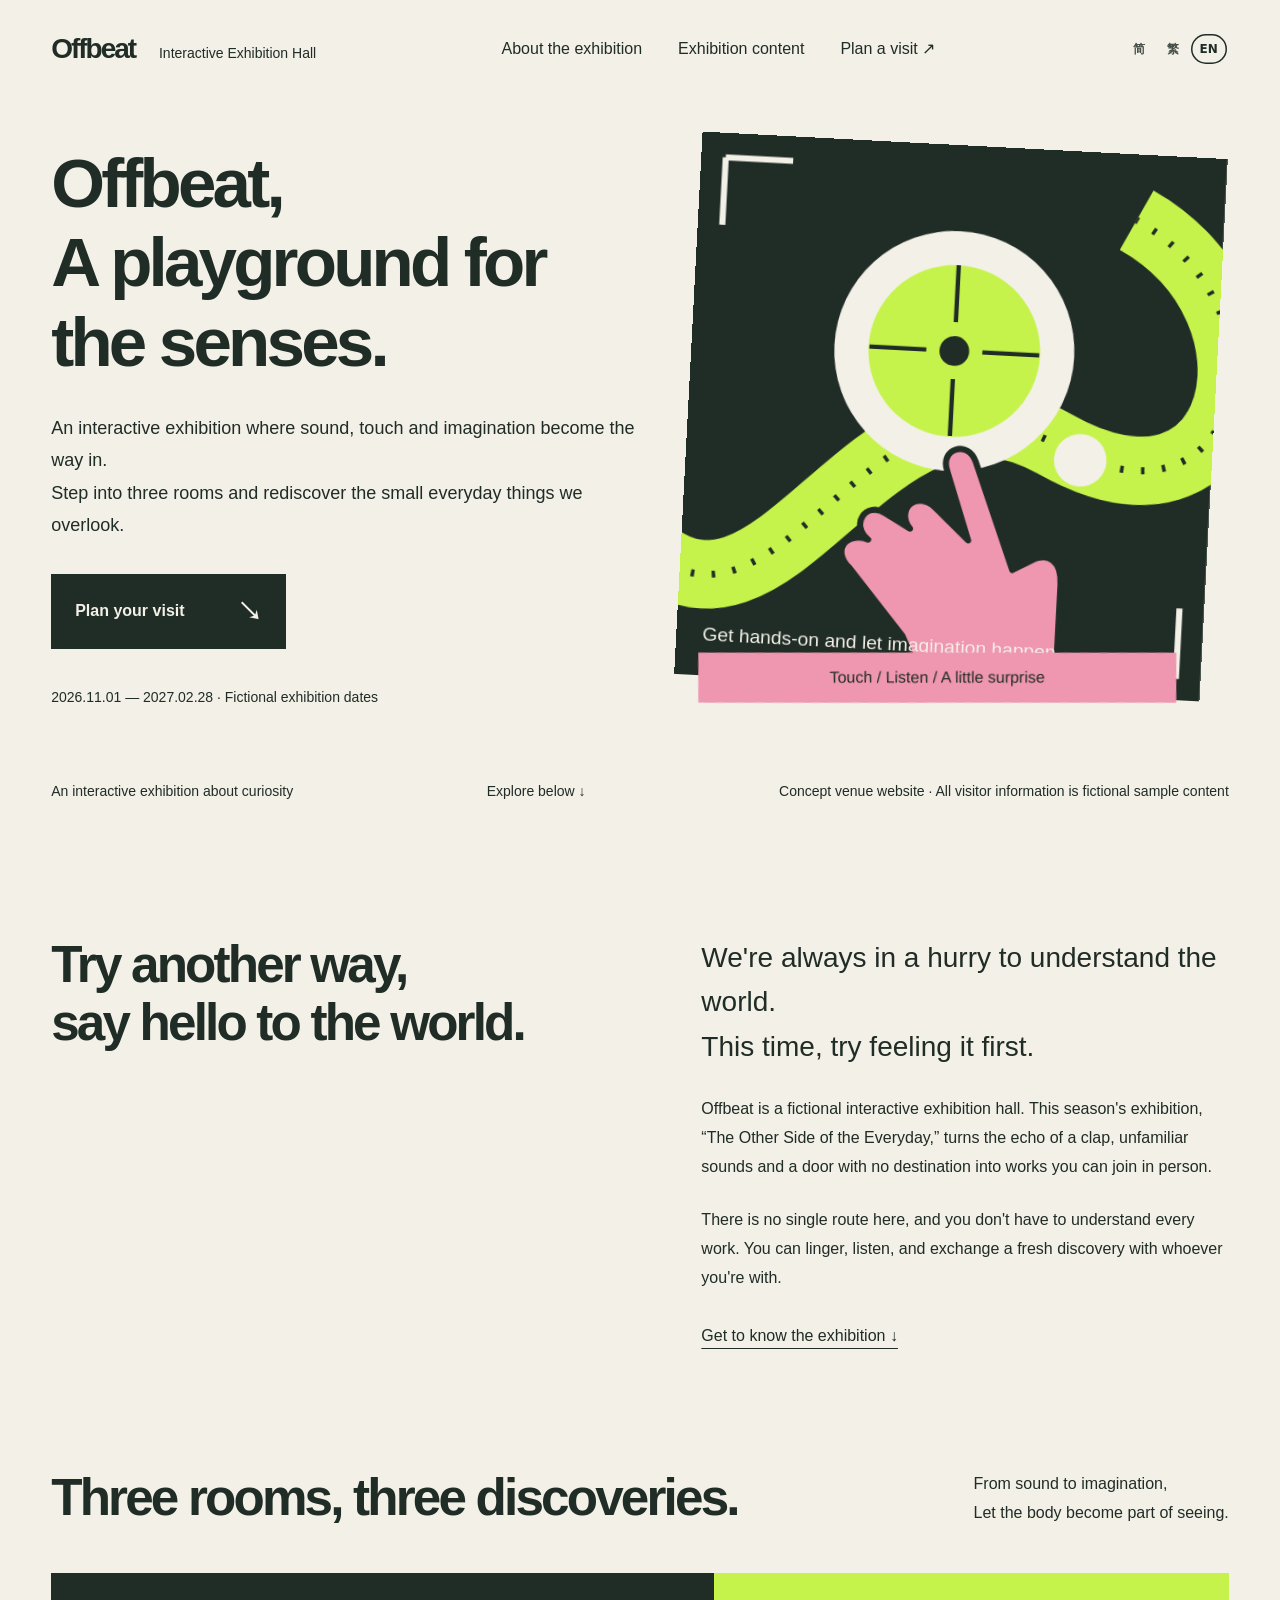
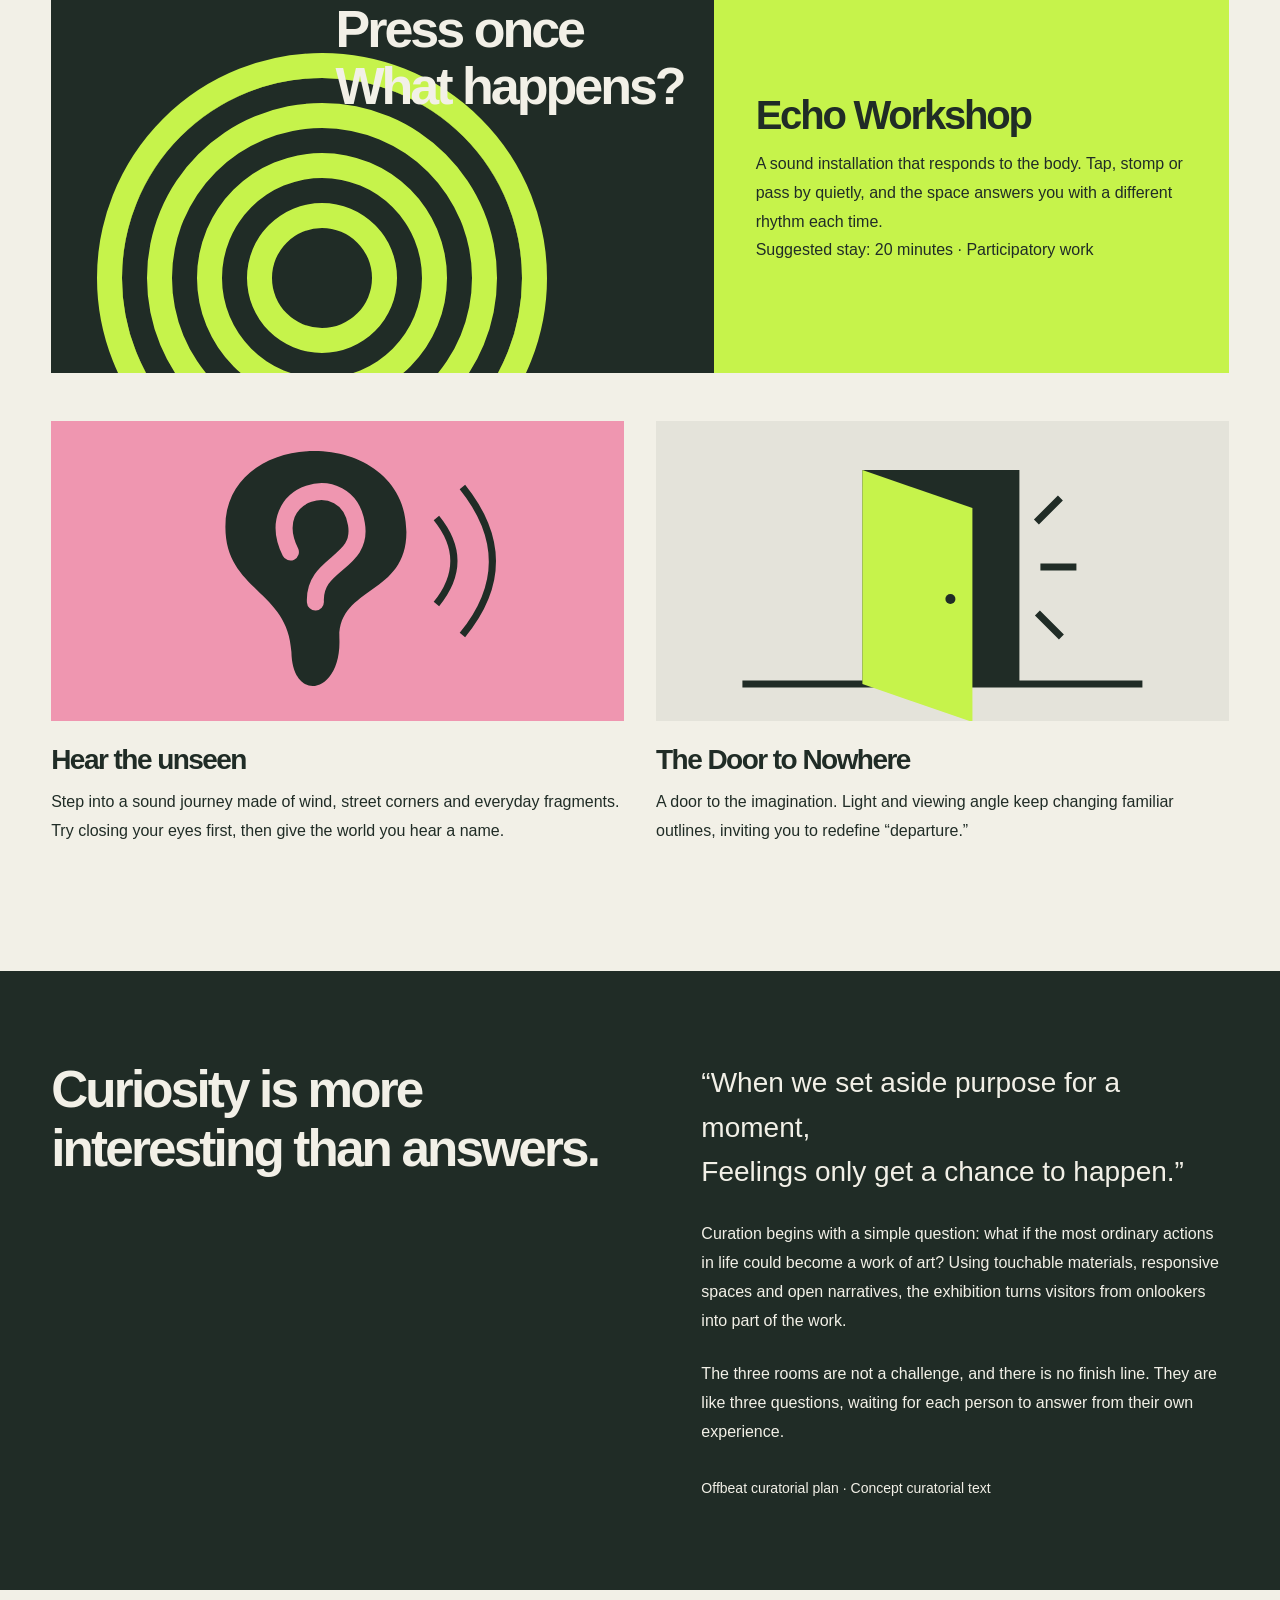
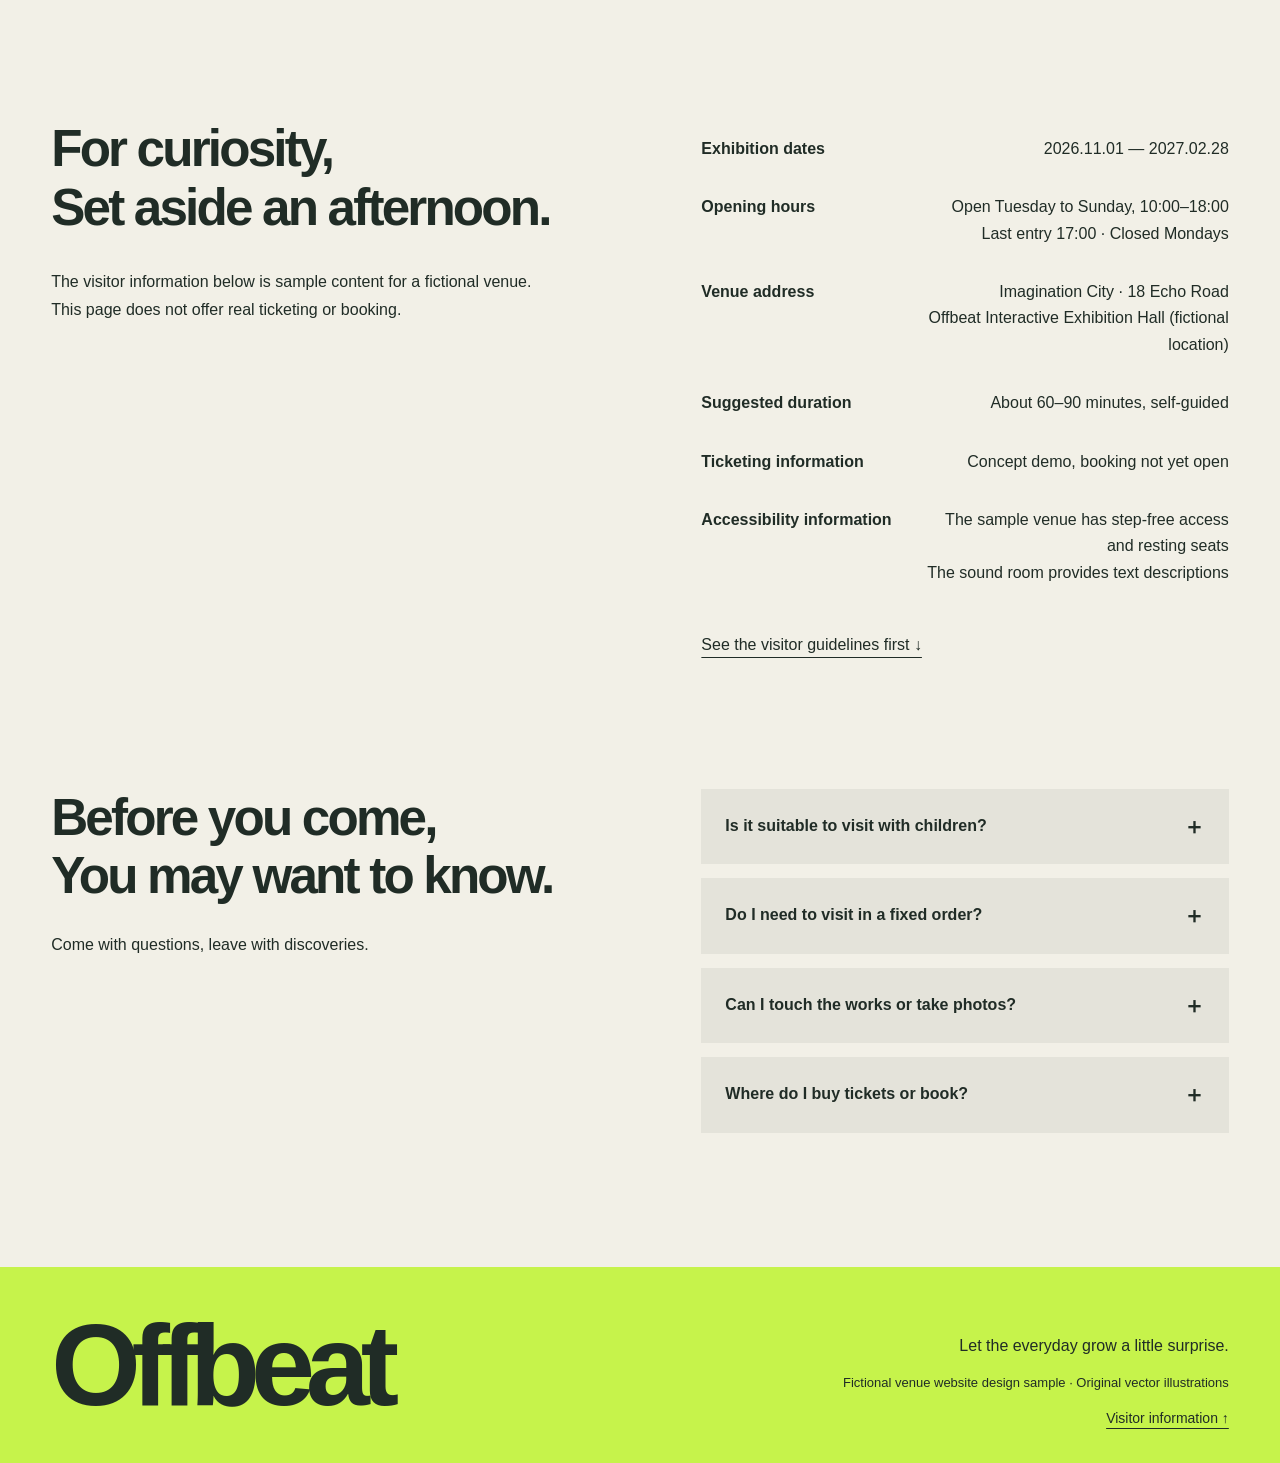
<file: docs/demos/web/index.html>
<!doctype html>
<html lang="zh-CN">
<head><meta charset="utf-8"><meta name="viewport" content="width=device-width, initial-scale=1"><script src="../../i18n/i18n.js" data-groups="demos"></script><meta name="theme-color" content="#c6f34b"><title>慢半拍 — 互动展览馆</title><meta name="description" content="慢半拍互动展览馆的官网示例：三间展室、参观计划与常见问题，键盘与触屏都能完整操作。"><link rel="stylesheet" href="style.css"><script src="script.js" defer></script></head>
<body>
<a class="skip" href="#explore">跳到展览</a>
<header class="nav"><a class="brand" href="#">慢半拍<span>互动展览馆</span></a><nav aria-label="主要导航"><a href="#about">关于展览</a><a href="#explore">展览内容</a><a href="#visit">计划参观 ↗</a></nav></header>
<main>
<section class="hero" aria-labelledby="hero-title">
<div class="hero-copy"><h1 id="hero-title">慢半拍，<br>一座感官游乐场。</h1><p>让声音、触觉与想象成为入口的互动展览。<br class="desktop">走进三间展室，重新发现日常里被忽略的小事。</p><a class="action" href="#visit">计划你的参观 <span aria-hidden="true">↘</span></a><p class="hero-note">2026.11.01 — 2027.02.28 · 虚构展期示例</p></div>
<div class="poster" role="img" aria-label="原创展览海报：一只手正拨动绿色圆盘，让白色小球沿曲线轨道旅行"><svg viewBox="0 0 600 620" xmlns="http://www.w3.org/2000/svg" aria-hidden="true"><rect width="600" height="620" fill="#202c26"/><path d="M-50 470C120 620 200 225 420 335S690 170 500 75" fill="none" stroke="#c6f34b" stroke-width="78"/><path d="M-50 470C120 620 200 225 420 335S690 170 500 75" fill="none" stroke="#202c26" stroke-width="8" stroke-dasharray="4 20"/><g class="orbit"><circle cx="300" cy="235" r="137" fill="#f2f0e7"/><circle cx="300" cy="235" r="98" fill="#c6f34b"/><circle cx="300" cy="235" r="17" fill="#202c26"/><path d="M300 137v65M397 235h-65M300 332v-65M203 235h65" stroke="#202c26" stroke-width="5"/></g><circle cx="450" cy="352" r="30" fill="#f2f0e7"/><path d="M435 620V495c0-29-17-34-31-28l-25 14-48-121c-10-25-42-13-32 12l28 78-39-35c-22-20-46 4-28 25l-29-16c-24-13-39 16-18 31-25-8-41 14-20 33l65 75 28 57" fill="#ef96b0" stroke="#202c26" stroke-width="7" stroke-linejoin="round"/><path d="M28 28h77M28 28v77M572 515v77h-77" fill="none" stroke="#f2f0e7" stroke-width="7"/><text x="30" y="580" font-family="sans-serif" font-size="22" fill="#f2f0e7">动手，让想象发生。</text></svg><span class="poster-tab">触摸 / 倾听 / 一点点意外</span></div>
<div class="hero-bottom"><span>一场关于好奇心的互动展览</span><span>向下探索 ↓</span><span>概念场馆官网 · 所有参观信息均为虚构示例</span></div>
</section>
<section id="about" class="about" aria-labelledby="about-title"><h2 id="about-title">换一种方式，<br>和世界打招呼。</h2><div><p class="lead">我们总是急着理解世界。<br>这一次，不如先感受它。</p><p>慢半拍是一座虚构的互动展览馆。本期展览以「日常的另一面」为题，把拍手的回声、陌生的声音和一扇没有目的地的门，变成可以亲身参与的作品。</p><p>这里没有唯一的参观路线，也不要求你读懂每件作品。你可以停留、倾听，和同行的人交换一种全新的发现。</p><a class="text-link" href="#explore">认识这次展览 ↓</a></div></section><section id="explore" class="explore" aria-labelledby="explore-title"><div class="section-top"><h2 id="explore-title">三间展室，三种发现。</h2><p>从声音到想象，<br>让身体成为观看的一部分。</p></div><div class="exhibits">
<article class="exhibit featured" data-category="touch"><div class="art art-ripple" role="img" aria-label="绿色底色上层层展开的同心圆声波"><div class="ripple"></div><span class="art-word">按一下<br>会怎样？</span></div><div class="exhibit-copy"><div><h3>回声制造所</h3><p>一面回应身体的声音装置。轻拍、跺脚或安静地经过，空间都会用不同的节奏回应你。<br>建议停留 20 分钟 · 可参与式作品</p></div></div></article>
<article class="exhibit" data-category="listen"><div class="art art-ear" role="img" aria-label="粉色展厅中一只巨大的抽象耳朵"><svg viewBox="0 0 400 300" aria-hidden="true"><path d="M154 231c-3-62-66-61-66-125 0-102 181-102 181 5 0 64-69 54-67 107 2 55-47 65-48 13Z" fill="#202c26"/><path d="M153 131c-30-61 57-85 66-28 7 40-43 38-41 78" fill="none" stroke="#ef96b0" stroke-width="17" stroke-linecap="round"/><path d="M299 97q35 43 0 86M325 66q60 75 0 148" fill="none" stroke="#202c26" stroke-width="7"/></svg></div><div class="exhibit-copy"><div><h3>听见看不见</h3><p>走进一段由风声、街角与日常片段组成的声音旅程。试着先闭上眼，再为听到的世界想一个名字。</p></div></div></article>
<article class="exhibit" data-category="imagine"><div class="art art-door" role="img" aria-label="米白空间中一扇通向绿色未知世界的门"><svg viewBox="0 0 400 300" aria-hidden="true"><path d="M0 263h400" stroke="#202c26" stroke-width="7"/><path d="M120 263V49h157v214" fill="#202c26"/><path d="M120 49l110 38v214l-110-38Z" fill="#c6f34b"/><circle cx="208" cy="178" r="5" fill="#202c26"/><path d="M294 101l24-24m-20 69h36m-39 46 24 24" stroke="#202c26" stroke-width="7"/></svg></div><div class="exhibit-copy"><div><h3>无用之门</h3><p>一扇通向想象的门。光线与观看角度不断改变熟悉的轮廓，邀请你重新定义「出发」。</p></div></div></article>
</div></section>
<section class="curatorial" aria-labelledby="curatorial-title"><h2 id="curatorial-title">好奇，比答案更有趣。</h2><div><p class="lead">「当我们暂时放下目的，<br>感受才有机会发生。」</p><p>策展从一个简单的问题开始：如果生活中最普通的动作，也能成为一件作品呢？展览用可触摸的材料、可回应的空间与开放的叙事，让观众从旁观者变成作品的一部分。</p><p>三个展室不是闯关，也没有完成标准。它们像三个提问，等待每个人用自己的经历作答。</p><span class="curator">慢半拍策展计划 · 概念策展文案</span></div></section><section id="visit" class="visit" aria-labelledby="visit-title"><div><h2 id="visit-title">为好奇心，<br>留出一个下午。</h2><p class="visit-intro">以下为虚构场馆的参观信息示例。<br>本页面不提供真实售票或预约服务。</p></div><div class="visit-copy"><dl><div><dt>展览日期</dt><dd>2026.11.01 — 2027.02.28</dd></div><div><dt>开放时间</dt><dd>周二至周日 10:00—18:00<br>17:00 停止入场，周一闭馆</dd></div><div><dt>场馆地址</dt><dd>想象市 · 回声路 18 号<br>慢半拍互动展览馆（虚构地点）</dd></div><div><dt>建议时长</dt><dd>约 60—90 分钟，自由参观</dd></div><div><dt>票务说明</dt><dd>概念演示，暂不开放预约</dd></div><div><dt>无障碍信息</dt><dd>示例场馆设无台阶通道与休息座椅<br>声音展室提供文字说明</dd></div></dl><a class="text-link" href="#faq">先看看参观须知 ↓</a></div></section>
<section id="faq" class="faq" aria-labelledby="faq-title"><div><h2 id="faq-title">来之前，<br>你可能想知道。</h2><p>带着问题来，带着发现走。</p></div><div class="questions"><details><summary>适合带孩子一起参观吗？</summary><p>概念展览面向所有对日常保持好奇的观众。儿童建议由成年人陪同参与；部分声音装置可能产生突发声音，可按个人感受选择参观。</p></details><details><summary>需要按固定顺序参观吗？</summary><p>不需要。三个展室彼此独立，你可以从最感兴趣的作品开始，也可以随时回到喜欢的空间。建议预留 60—90 分钟。</p></details><details><summary>可以触摸作品、拍照吗？</summary><p>标明可参与的装置鼓励你动手体验，其余作品请按现场说明参观。概念场馆允许个人非商业拍照，建议关闭闪光灯，避免影响他人。</p></details><details><summary>在哪里购票或预约？</summary><p>这是一个虚构展览馆的官网设计示例，展期、地址及开放安排均为示例信息，没有真实门票出售或预约入口。</p></details></div></section>
</main><footer><a class="footer-brand" href="#">慢半拍</a><div><span>让日常，长出一点意外。</span><p>虚构场馆官网设计示例 · 原创矢量插画</p><a href="#visit">参观信息 ↑</a></div></footer>
</body></html>
</file>
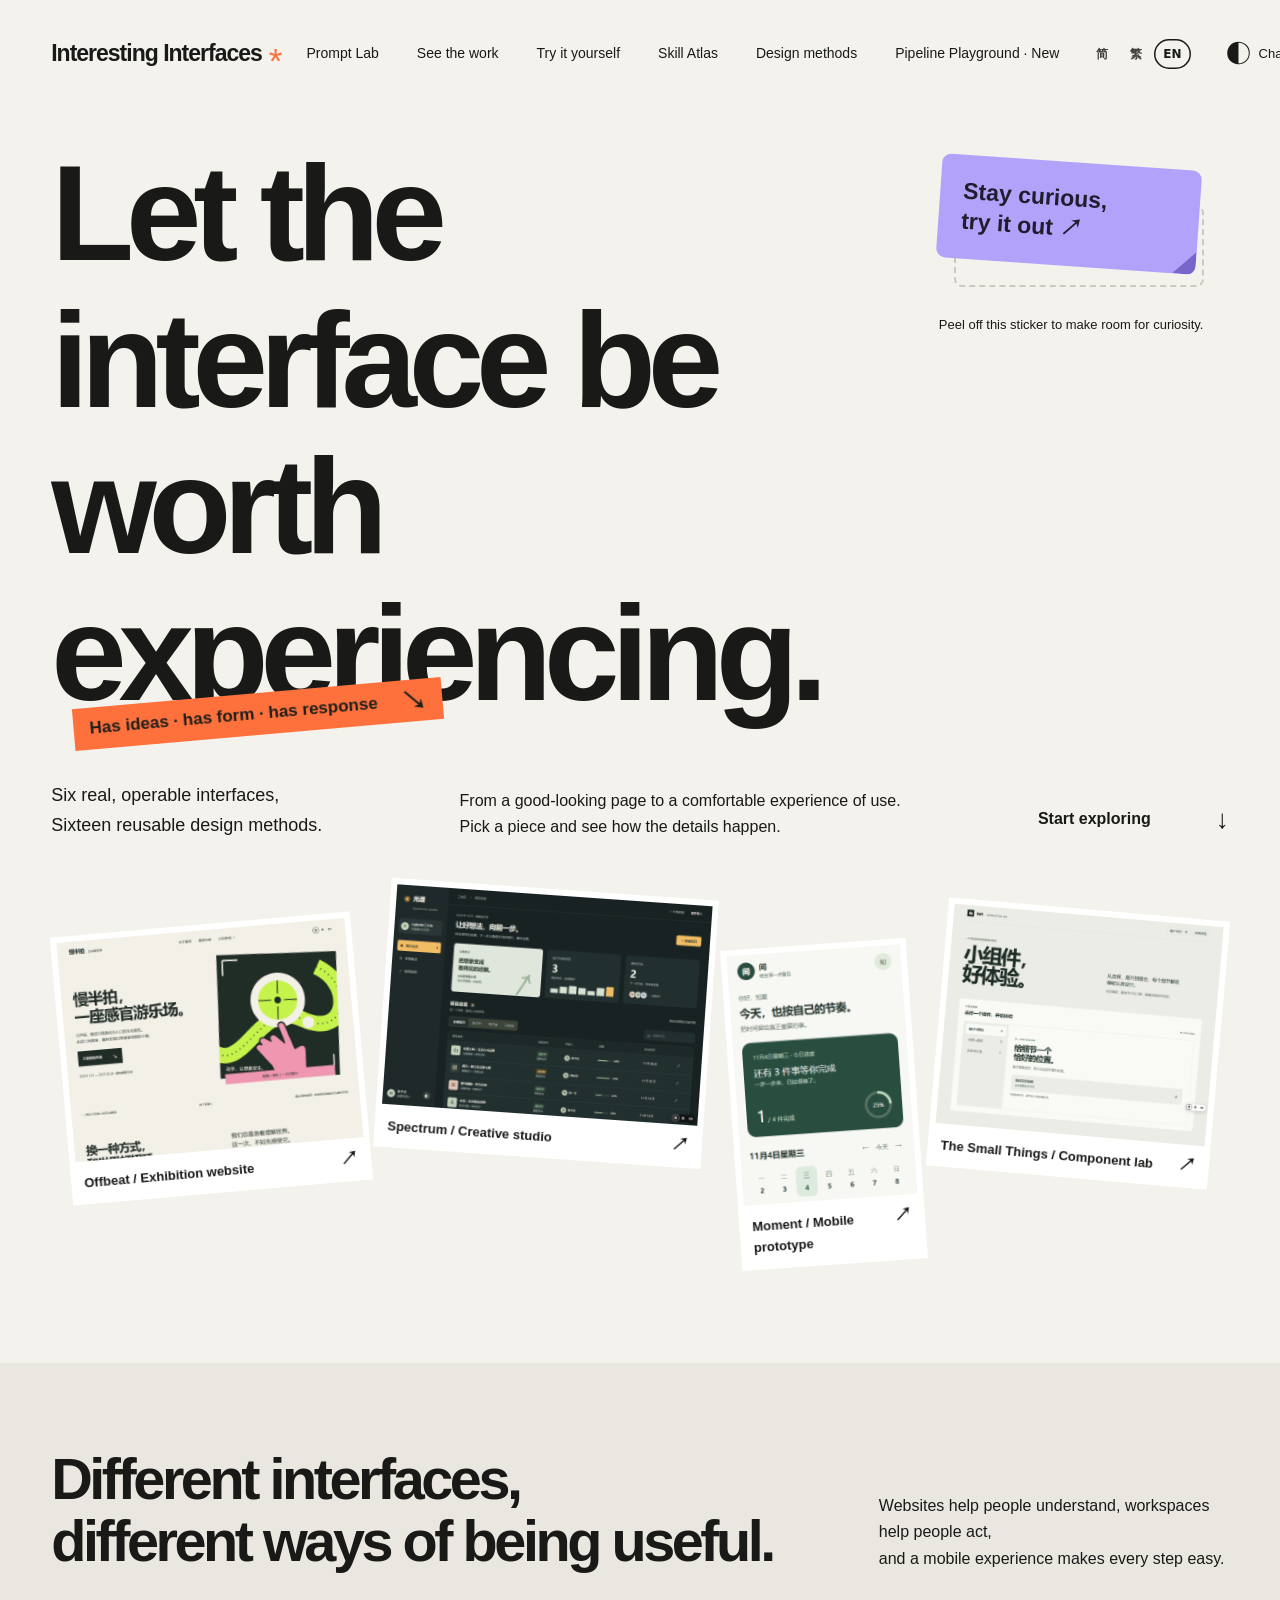
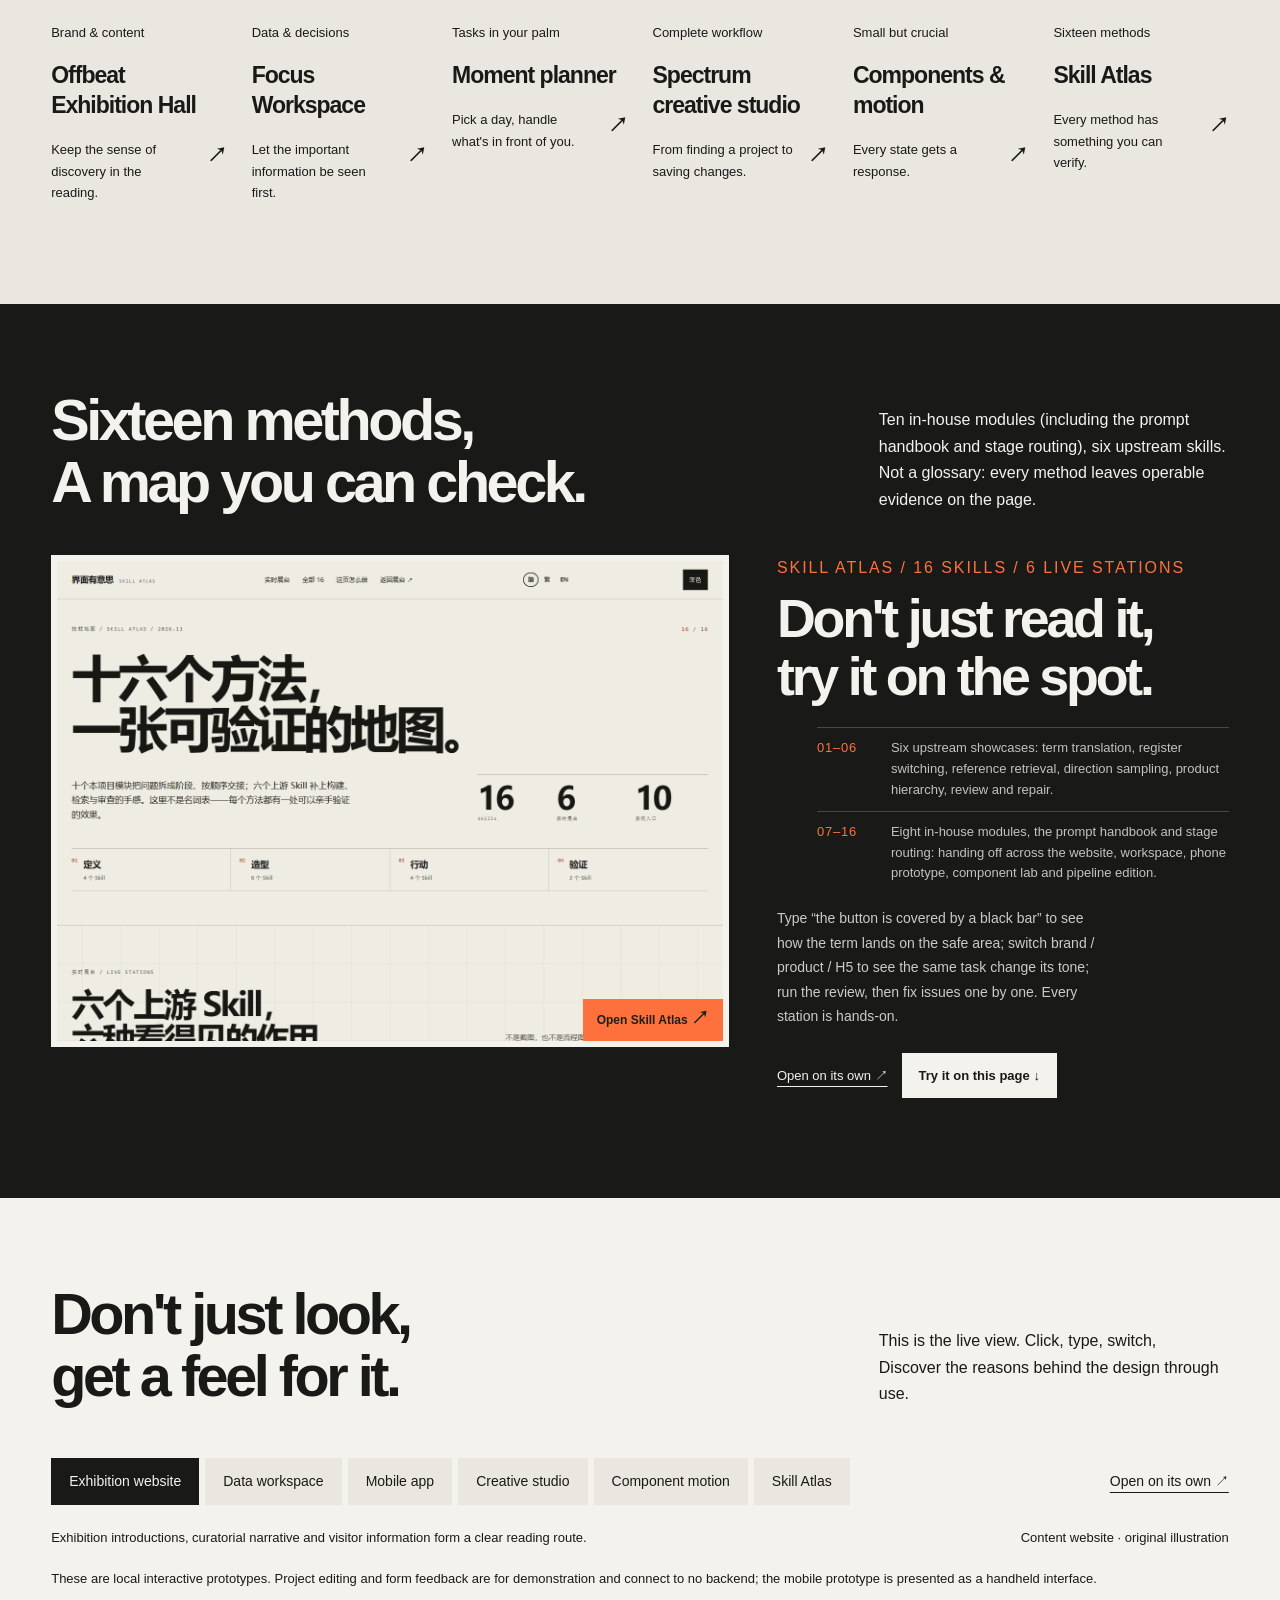
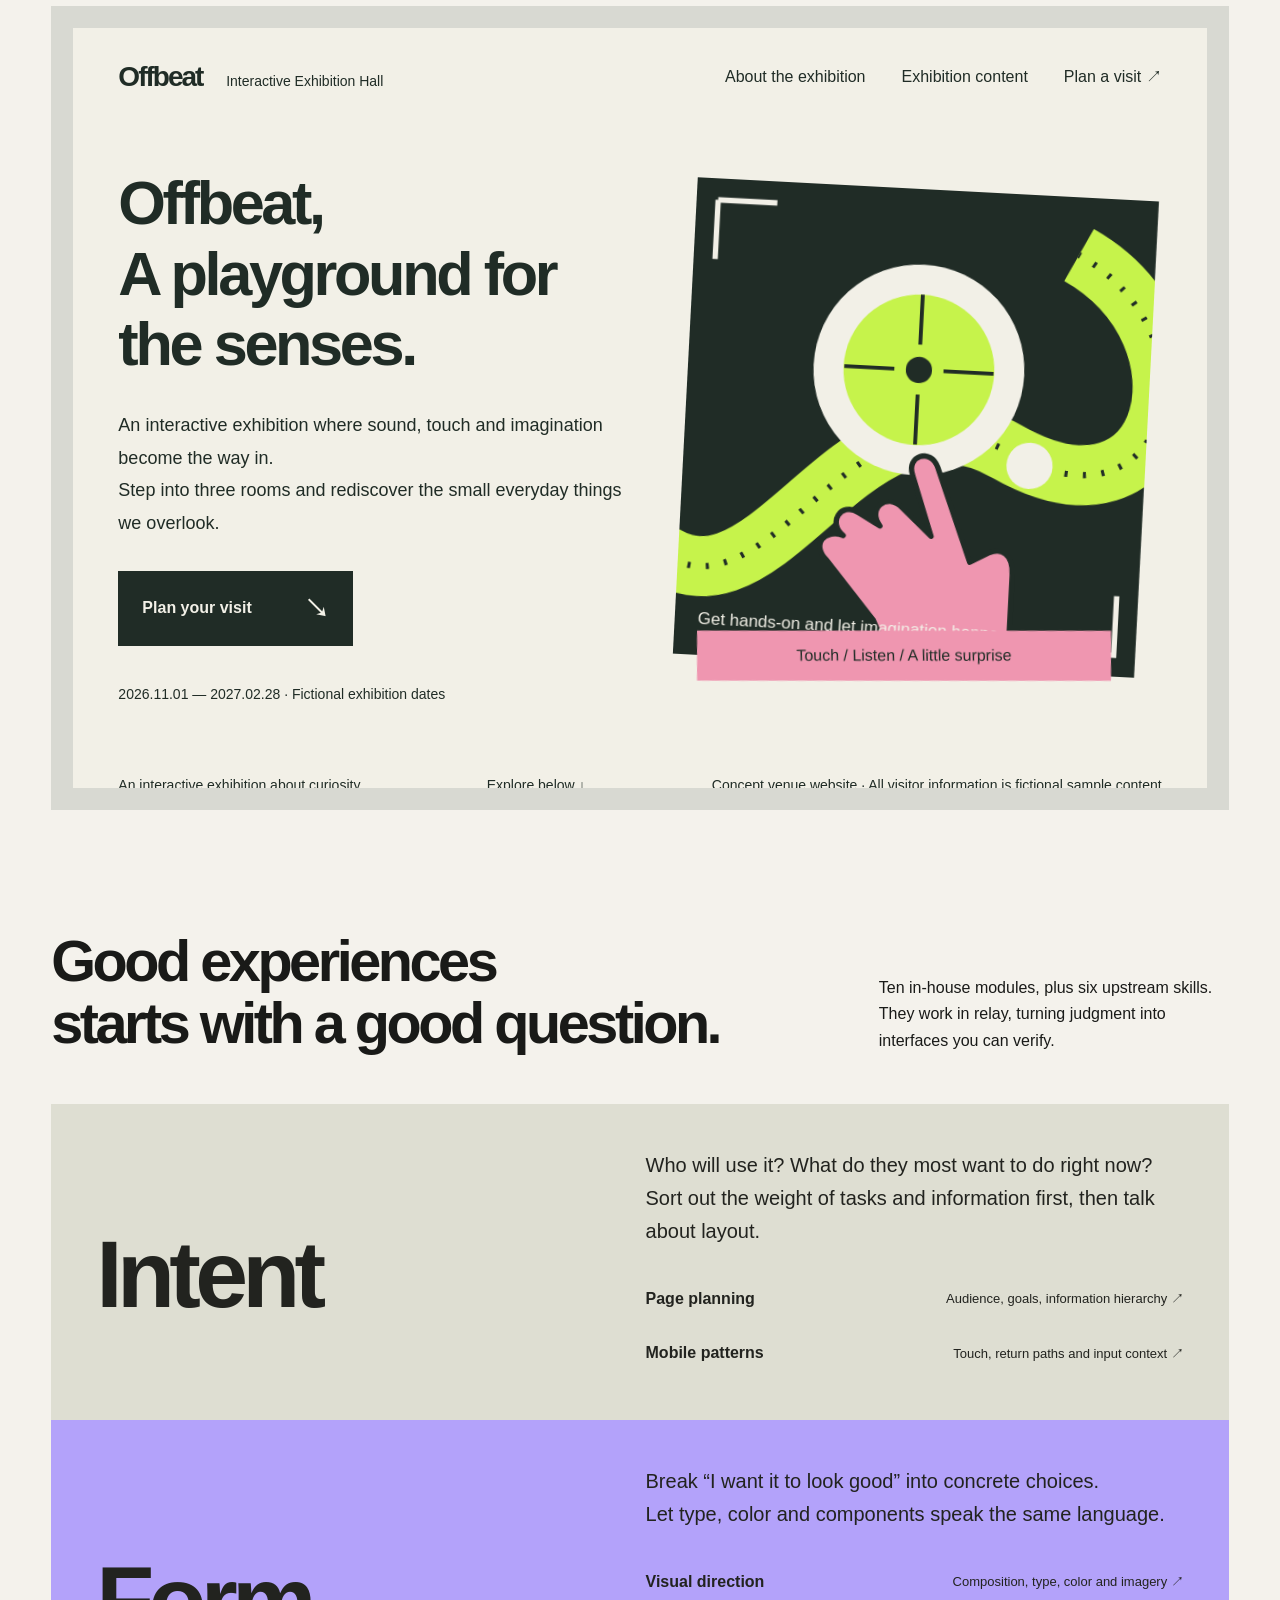
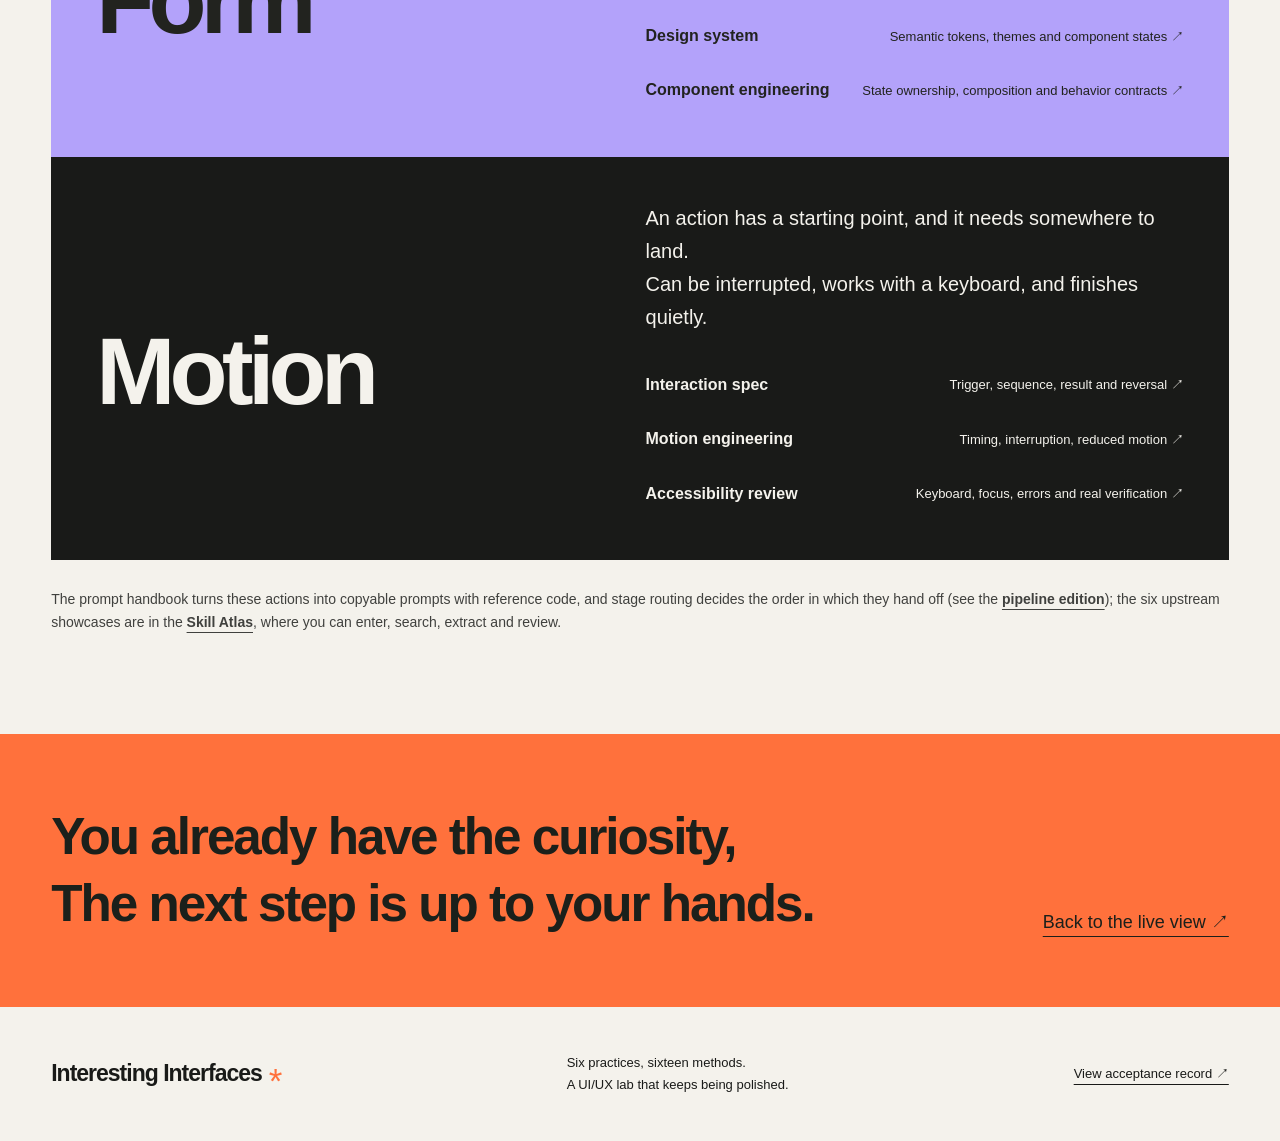
<file: docs/showcase.html>
<!doctype html>
<html lang="zh-CN" data-theme="light"><head><meta charset="utf-8"><meta name="viewport" content="width=device-width,initial-scale=1"><script src="i18n/i18n.js" data-groups="showcase"></script><meta name="theme-color" content="#f4f2ec"><title>界面有意思 · UI/UX 作品实验室</title><meta name="description" content="六个可操作的界面作品与十六个 UI/UX 方法：展览官网、日程 App、看板、组件实验室、创意工作台与技能地图。"><meta property="og:type" content="website"><meta property="og:site_name" content="UI/UX 实验室"><meta property="og:title" content="界面有意思 · UI/UX 作品实验室"><meta property="og:description" content="六个可操作的界面作品与十六个 UI/UX 方法：展览官网、日程 App、看板、组件实验室、创意工作台与技能地图。"><meta property="og:url" content="https://harveyxiacn.github.io/uiux-intent-form-motion-lab/showcase.html"><meta property="og:image" content="https://harveyxiacn.github.io/uiux-intent-form-motion-lab/og/showcase.png"><meta property="og:image:width" content="1200"><meta property="og:image:height" content="630"><meta name="twitter:card" content="summary_large_image"><link rel="canonical" href="https://harveyxiacn.github.io/uiux-intent-form-motion-lab/showcase.html"><link rel="icon" href="data:image/svg+xml,%3Csvg xmlns=%22http://www.w3.org/2000/svg%22 viewBox=%220 0 32 32%22%3E%3Crect width=%2232%22 height=%2232%22 rx=%228%22 fill=%22%23ff5a2b%22/%3E%3Ctext x=%2216%22 y=%2223%22 font-size=%2218%22 text-anchor=%22middle%22 font-family=%22Arial%22 font-weight=%22900%22 fill=%22%2320140d%22%3E%E7%95%8C%3C/text%3E%3C/svg%3E"><link rel="stylesheet" href="showcase.css"><script src="showcase.js" defer></script></head><body><a class="skip" href="#experience">跳到现场体验</a><header class="site-nav"><a class="wordmark" href="index.html">界面有意思<span class="brand-star" aria-hidden="true">*</span></a><nav aria-label="页面导航"><a href="index.html">提示词实验室</a><a href="#works">看作品</a><a href="#experience">亲手体验</a><a href="#atlas">技能地图</a><a href="#method">设计方法</a><a href="pipeline/">工序版 Playground · 新</a></nav><button id="theme-toggle" aria-label="切换为深色主题">◐<span>换个光线</span></button></header><main><section class="hero" id="top" aria-labelledby="hero-title"><div class="hero-heading"><h1 id="hero-title">让界面<br>值得体验。</h1><div class="hero-aside"><div class="sticker-stage"><div id="sticker-slot" aria-hidden="true">好奇心，放这里。</div><button id="peel-sticker" aria-pressed="false" aria-describedby="sticker-help"><span>保持好奇<br>动手试试 ↗</span><i aria-hidden="true"></i></button></div><p id="sticker-help">揭开这枚贴纸，给好奇心腾个位置。</p></div></div><div class="hero-ribbon"><span>有想法 · 有样子 · 有回应</span><span aria-hidden="true">↘</span></div><div class="intro-row"><p>六组真实可操作的界面，<br>十六个可复用的设计方法。</p><p>从一张好看的页面，走向一次舒服的使用。<br>选一张作品，看看细节如何发生。</p><a href="#experience">开始探索 <span aria-hidden="true">↓</span></a></div><div class="preview-wall" aria-label="精选作品，点击进入对应演示"><button class="preview preview-web" data-preview="web" aria-label="预览慢半拍展览官网"><img loading="lazy" decoding="async" src="screenshots/web-desktop.png" alt="慢半拍展览官网截图，绿色与粉色的展览插画和大标题" width="1440" height="1000"><span>慢半拍 / 展览官网 <b>↗</b></span></button><button class="preview preview-studio" data-preview="studio" aria-label="预览光谱创意工作台"><img loading="lazy" decoding="async" src="screenshots/studio-dark.png" alt="光谱深色创意工作台截图，项目表格与琥珀色操作按钮" width="1440" height="1250"><span>光谱 / 创意工作台 <b>↗</b></span></button><button class="preview preview-app" data-preview="app" aria-label="预览一刻手机应用"><img loading="lazy" decoding="async" src="screenshots/app-mobile.png" alt="一刻手机应用截图，日期选择与每日事项" width="390" height="1000"><span>一刻 / 手机原型 <b>↗</b></span></button><button class="preview preview-components" data-preview="components" aria-label="预览组件动效实验室"><img loading="lazy" decoding="async" src="screenshots/components-desktop.png" alt="组件实验室截图，交互控件、表单与动效区域" width="1440" height="1000"><span>细微之处 / 组件实验 <b>↗</b></span></button></div></section>
<section class="works" id="works" aria-labelledby="works-title"><div class="section-heading"><h2 id="works-title">不同界面，<br>不同的好用方式。</h2><p>官网让人读懂，工作台让人行动，<br>手机体验让每一步都顺手。</p></div><div class="work-index"><button data-preview="web"><span>品牌与内容</span><strong>慢半拍展览馆</strong><span>把探索感留在阅读里。<b>↗</b></span></button><button data-preview="dashboard"><span>数据与决策</span><strong>专注工作台</strong><span>让重要信息先被看见。<b>↗</b></span></button><button data-preview="app"><span>掌心里的任务</span><strong>一刻日程</strong><span>选一天，做好眼前的事。<b>↗</b></span></button><button data-preview="studio"><span>完整工作流</span><strong>光谱创意工作台</strong><span>从寻找项目，到保存修改。<b>↗</b></span></button><button data-preview="components"><span>微小而关键</span><strong>组件与动效</strong><span>每个状态，都有回应。<b>↗</b></span></button><button data-preview="skills"><span>十六个方法</span><strong>技能地图</strong><span>每个方法，都有一处可验证。<b>↗</b></span></button></div></section>
<section class="atlas" id="atlas" aria-labelledby="atlas-title"><div class="section-heading"><h2 id="atlas-title">十六个方法，<br>一张可检查的地图。</h2><p>十个本地模块（含提示词手册与工序统筹），六个上游 Skill。<br>不是名词表：每个方法都在页内留下可操作的证据。</p></div><div class="atlas-feature"><a class="atlas-shot" href="demos/skills/" target="_blank" rel="noopener" aria-label="独立打开 Skill Atlas 技能地图"><img loading="lazy" decoding="async" src="screenshots/skills-fold.png" alt="技能地图首屏截图，巨幅标题、16 个方法计数与六类技能入口" width="1440" height="1000"><span>打开 Skill Atlas <b>↗</b></span></a><div class="atlas-read"><p class="atlas-kicker">SKILL ATLAS / 16 SKILLS / 6 LIVE STATIONS</p><h3>不是读完，<br>是当场试一遍。</h3><ul class="atlas-list"><li><b>01–06</b><span>六个上游展台：术语翻译、register 切换、资料检索、方向抽样、产品层级、审查修复。</span></li><li><b>07–16</b><span>八个本地模块、提示词手册与工序统筹：在官网、工作台、手机原型、组件实验室与工序版里接力。</span></li></ul><p class="atlas-copy">输入「按钮被黑杠挡住了」看术语如何落成安全区；切换 brand / product / H5 看同一任务改口；运行审查，再逐条修复。每个展台都能亲手操作。</p><div class="atlas-actions"><a href="demos/skills/" target="_blank" rel="noopener">独立打开 ↗</a><button data-preview="skills">在页内体验 <span aria-hidden="true">↓</span></button></div></div></div></section>
<section class="experience" id="experience" aria-labelledby="experience-title"><div class="section-heading"><h2 id="experience-title">别只看，<br>亲手感受一下。</h2><p>这里就是现场。点击、输入、切换，<br>从操作中发现设计的理由。</p></div><div class="experience-controls"><div class="tabs" role="tablist" aria-label="选择体验作品"><button id="web-tab" role="tab" aria-selected="true" aria-controls="demo-panel" tabindex="0" data-demo="web">展览官网</button><button id="dashboard-tab" role="tab" aria-selected="false" aria-controls="demo-panel" tabindex="-1" data-demo="dashboard">数据工作台</button><button id="app-tab" role="tab" aria-selected="false" aria-controls="demo-panel" tabindex="-1" data-demo="app">手机应用</button><button id="studio-tab" role="tab" aria-selected="false" aria-controls="demo-panel" tabindex="-1" data-demo="studio">创意工作台</button><button id="components-tab" role="tab" aria-selected="false" aria-controls="demo-panel" tabindex="-1" data-demo="components">组件动效</button><button id="skills-tab" role="tab" aria-selected="false" aria-controls="demo-panel" tabindex="-1" data-demo="skills">技能地图</button></div><a id="open-demo" href="demos/web/" target="_blank" rel="noopener">独立打开 ↗</a></div><div class="experience-caption"><p id="demo-description">用展览介绍、策展叙事与到访信息，构成一条清楚的阅读路线。</p><span id="demo-scope">内容型官网 · 原创插画</span></div><p class="prototype-note">这些是本地交互原型。项目编辑与表单反馈用于演示，不连接后端；手机原型按手持界面呈现。</p><div class="demo-stage" data-surface="web"><div id="demo-panel" role="tabpanel" aria-labelledby="web-tab"><iframe id="demo" title="慢半拍互动展览官网" src="demos/web/" loading="lazy"></iframe></div></div></section>
<section class="method" id="method" aria-labelledby="method-title"><div class="section-heading"><h2 id="method-title">好体验，<br>从好问题开始。</h2><p>十个本地模块，加上六个上游 Skill。<br>它们接力，把判断变成可验证的界面。</p></div><div class="method-row"><div class="method-name"><h3>意图</h3></div><div class="method-copy"><p>谁会使用？他现在最想做什么？<br>先把任务和信息的轻重排好，再谈布局。</p><div class="skill-list"><a href="https://github.com/harveyxiacn/uiux-intent-form-motion-lab/tree/main/skills/uiux-page-planning" target="_blank" rel="noopener"><strong>页面规划</strong><span>受众、目标、信息层级 ↗</span></a><a href="https://github.com/harveyxiacn/uiux-intent-form-motion-lab/tree/main/skills/uiux-mobile-patterns" target="_blank" rel="noopener"><strong>移动模式</strong><span>触摸、返回路径与输入情境 ↗</span></a></div></div></div><div class="method-row form-row"><div class="method-name"><h3>形态</h3></div><div class="method-copy"><p>把「想要好看」拆成具体选择。<br>让字体、颜色与组件，说同一种语言。</p><div class="skill-list"><a href="https://github.com/harveyxiacn/uiux-intent-form-motion-lab/tree/main/skills/uiux-style-direction" target="_blank" rel="noopener"><strong>视觉方向</strong><span>构图、字形、色彩与图像 ↗</span></a><a href="https://github.com/harveyxiacn/uiux-intent-form-motion-lab/tree/main/skills/uiux-design-system" target="_blank" rel="noopener"><strong>设计系统</strong><span>语义令牌、主题与组件状态 ↗</span></a><a href="https://github.com/harveyxiacn/uiux-intent-form-motion-lab/tree/main/skills/uiux-component-engineering" target="_blank" rel="noopener"><strong>组件工程</strong><span>状态归属、组合与行为契约 ↗</span></a></div></div></div><div class="method-row motion-row"><div class="method-name"><h3>交互</h3></div><div class="method-copy"><p>动作有起点，也要有归处。<br>能被打断，能用键盘，也能安静地完成。</p><div class="skill-list"><a href="https://github.com/harveyxiacn/uiux-intent-form-motion-lab/tree/main/skills/uiux-interaction-spec" target="_blank" rel="noopener"><strong>交互规格</strong><span>触发、过程、结果与反向操作 ↗</span></a><a href="https://github.com/harveyxiacn/uiux-intent-form-motion-lab/tree/main/skills/uiux-motion-engineering" target="_blank" rel="noopener"><strong>动效工程</strong><span>时序、中断、减少动态效果 ↗</span></a><a href="https://github.com/harveyxiacn/uiux-intent-form-motion-lab/tree/main/skills/uiux-accessibility-review" target="_blank" rel="noopener"><strong>无障碍复核</strong><span>键盘、焦点、错误与真实验证 ↗</span></a></div></div></div><p class="method-atlas">提示词手册把这些动作写成可复制、带参考实现的提示词，工序统筹决定它们按什么顺序接力（见<a href="pipeline/">工序版</a>）；六个上游展台在 <a href="#atlas">技能地图</a> 里，可输入、检索、抽取和审查。</p></section><section class="closing"><p>好奇心已经有了，<br>下一步，交给你的手。</p><a href="#experience">回到现场 ↗</a></section></main><footer class="site-footer"><a class="wordmark" href="#top">界面有意思<span class="brand-star" aria-hidden="true">*</span></a><p>六组实践，十六个方法。<br>一个不断打磨的 UI/UX 实验室。</p><a href="https://github.com/harveyxiacn/uiux-intent-form-motion-lab/blob/main/SKILL-VALIDATION.md" target="_blank" rel="noopener">查看验收记录 ↗</a></footer><p class="sr-only" id="showcase-status" role="status"></p></body></html>
</file>
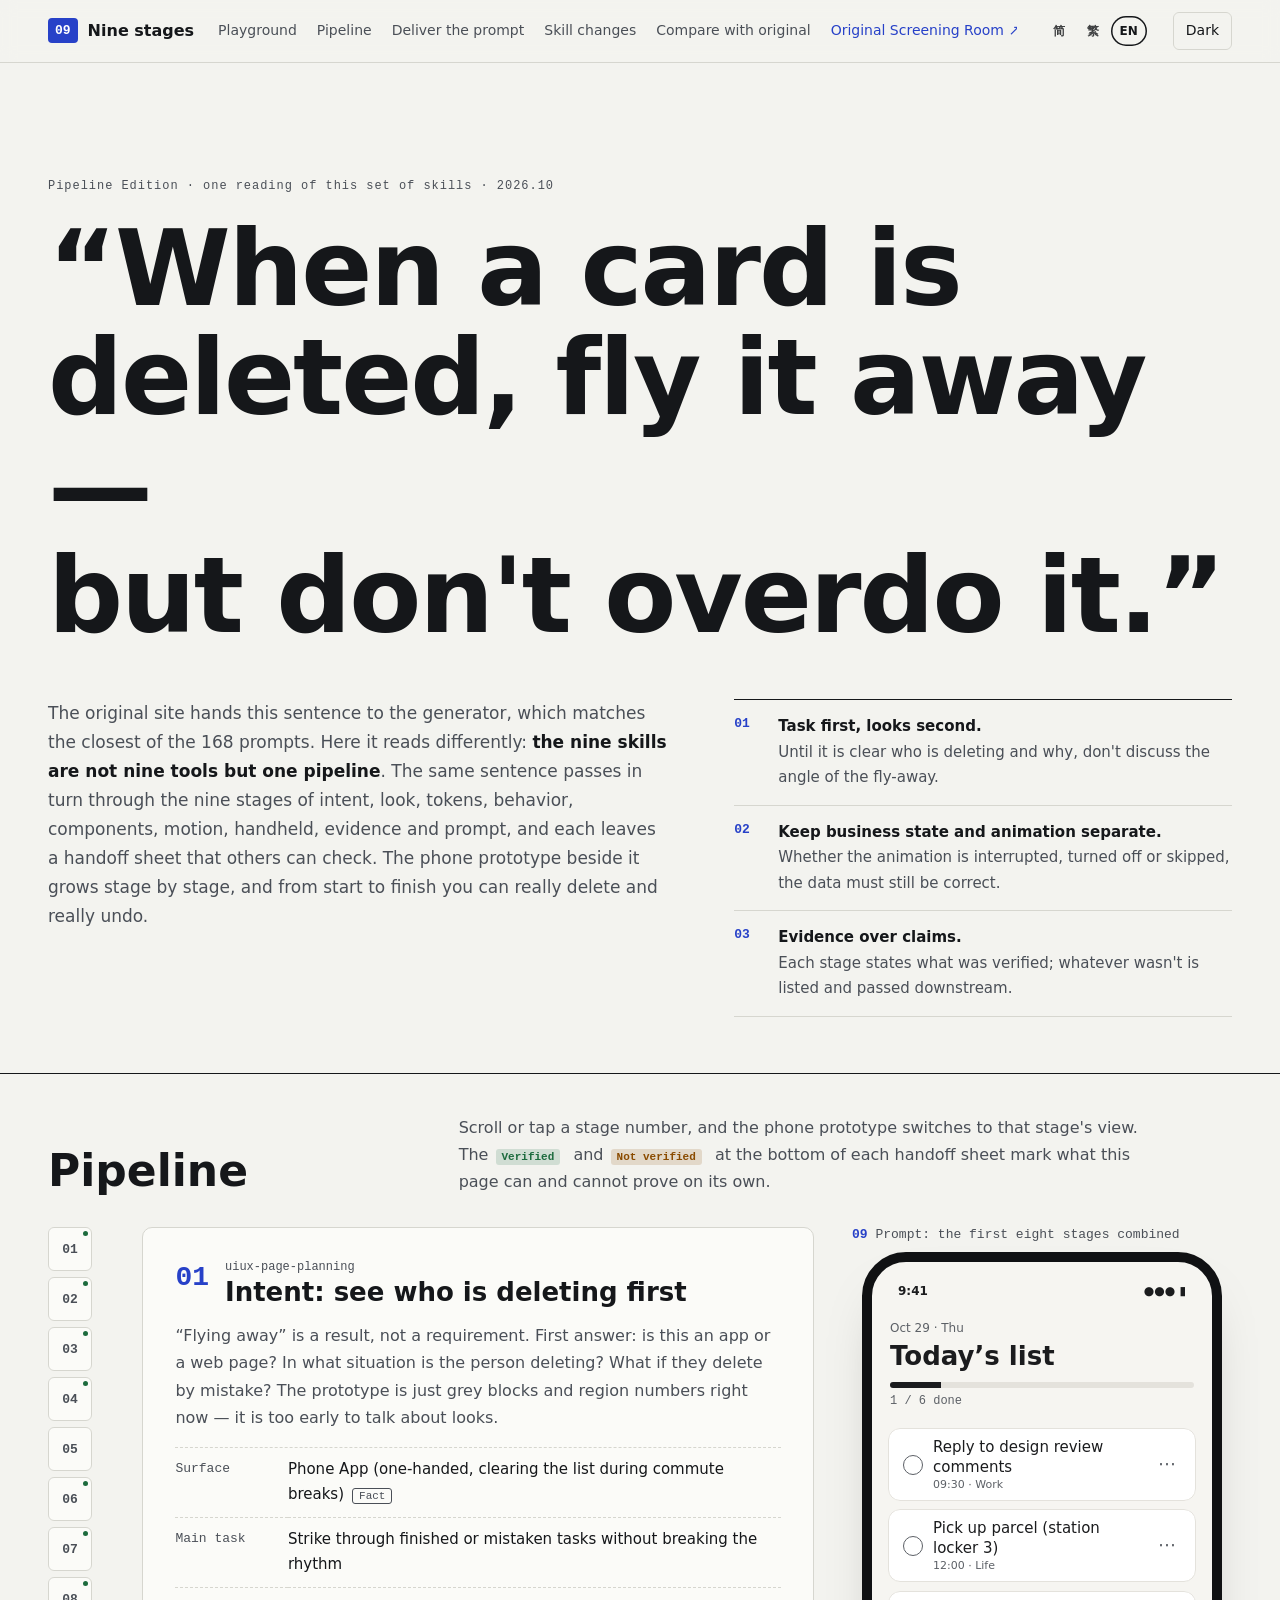
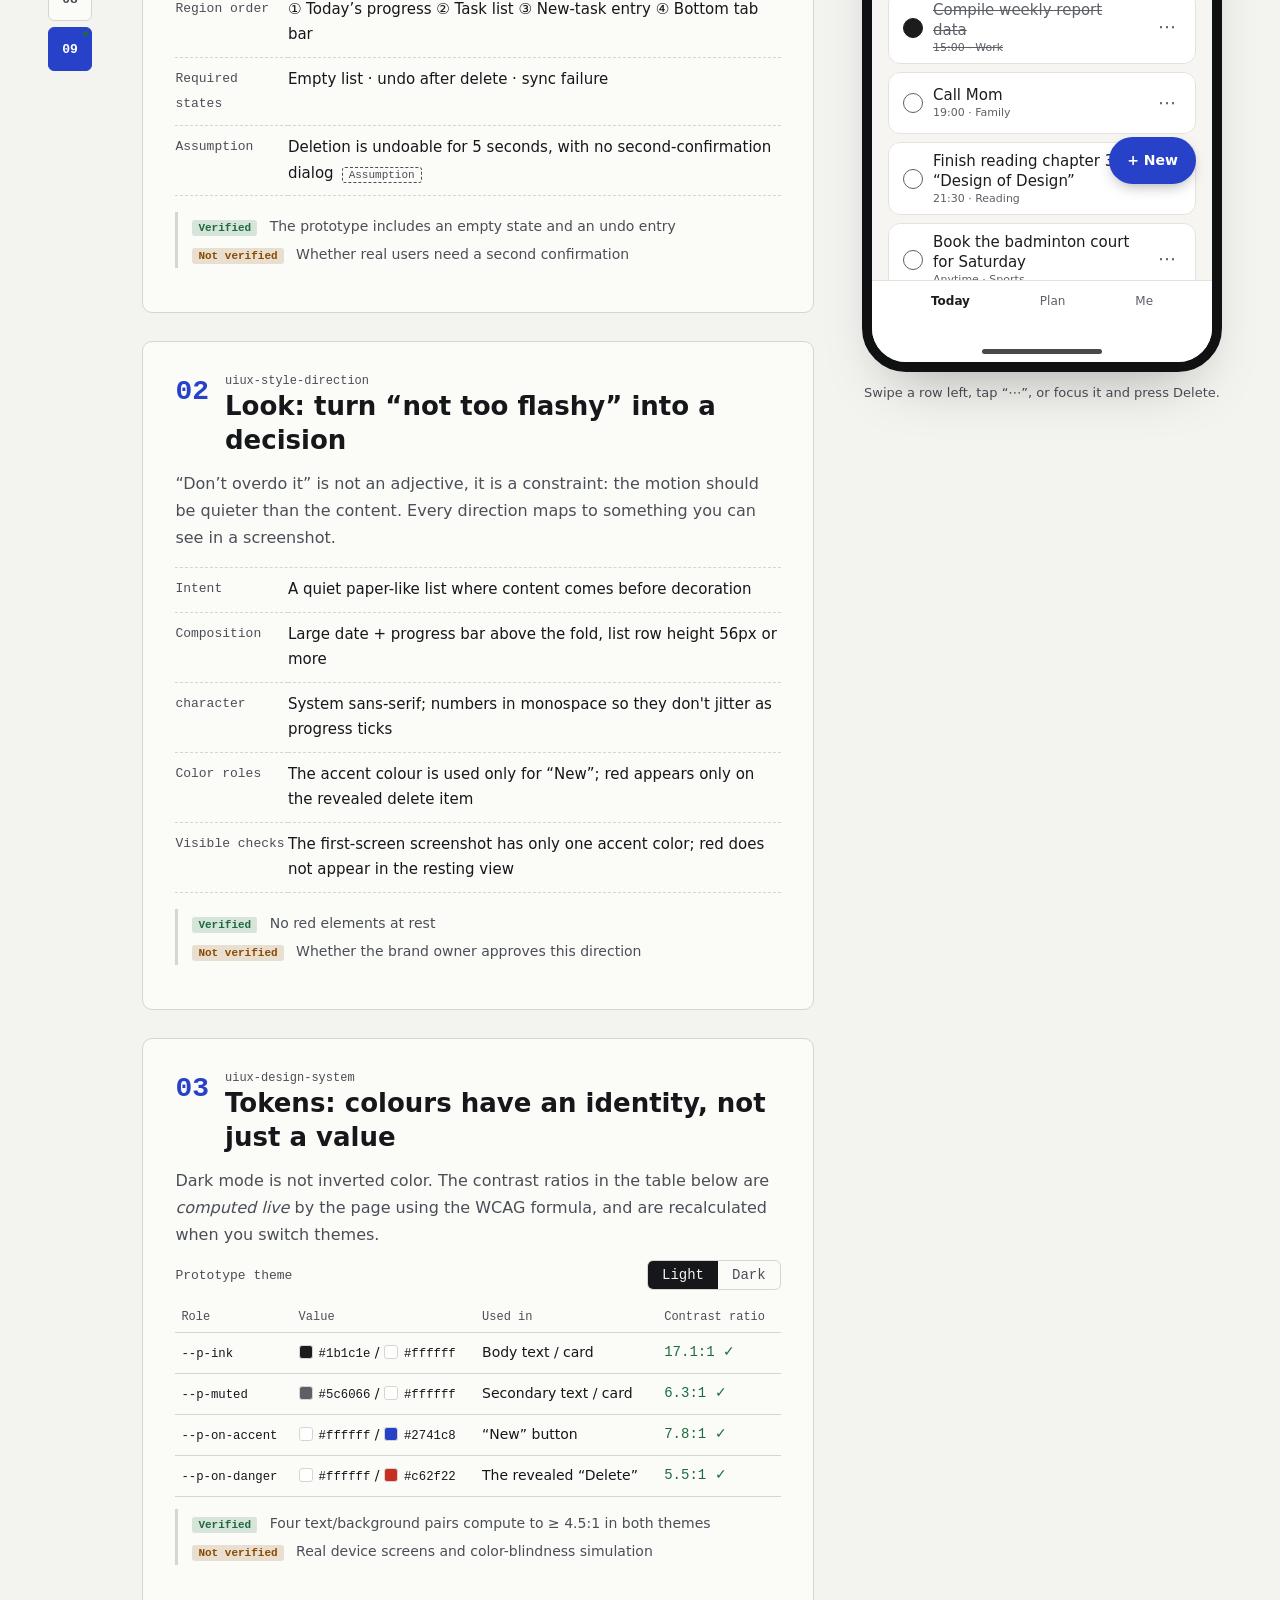
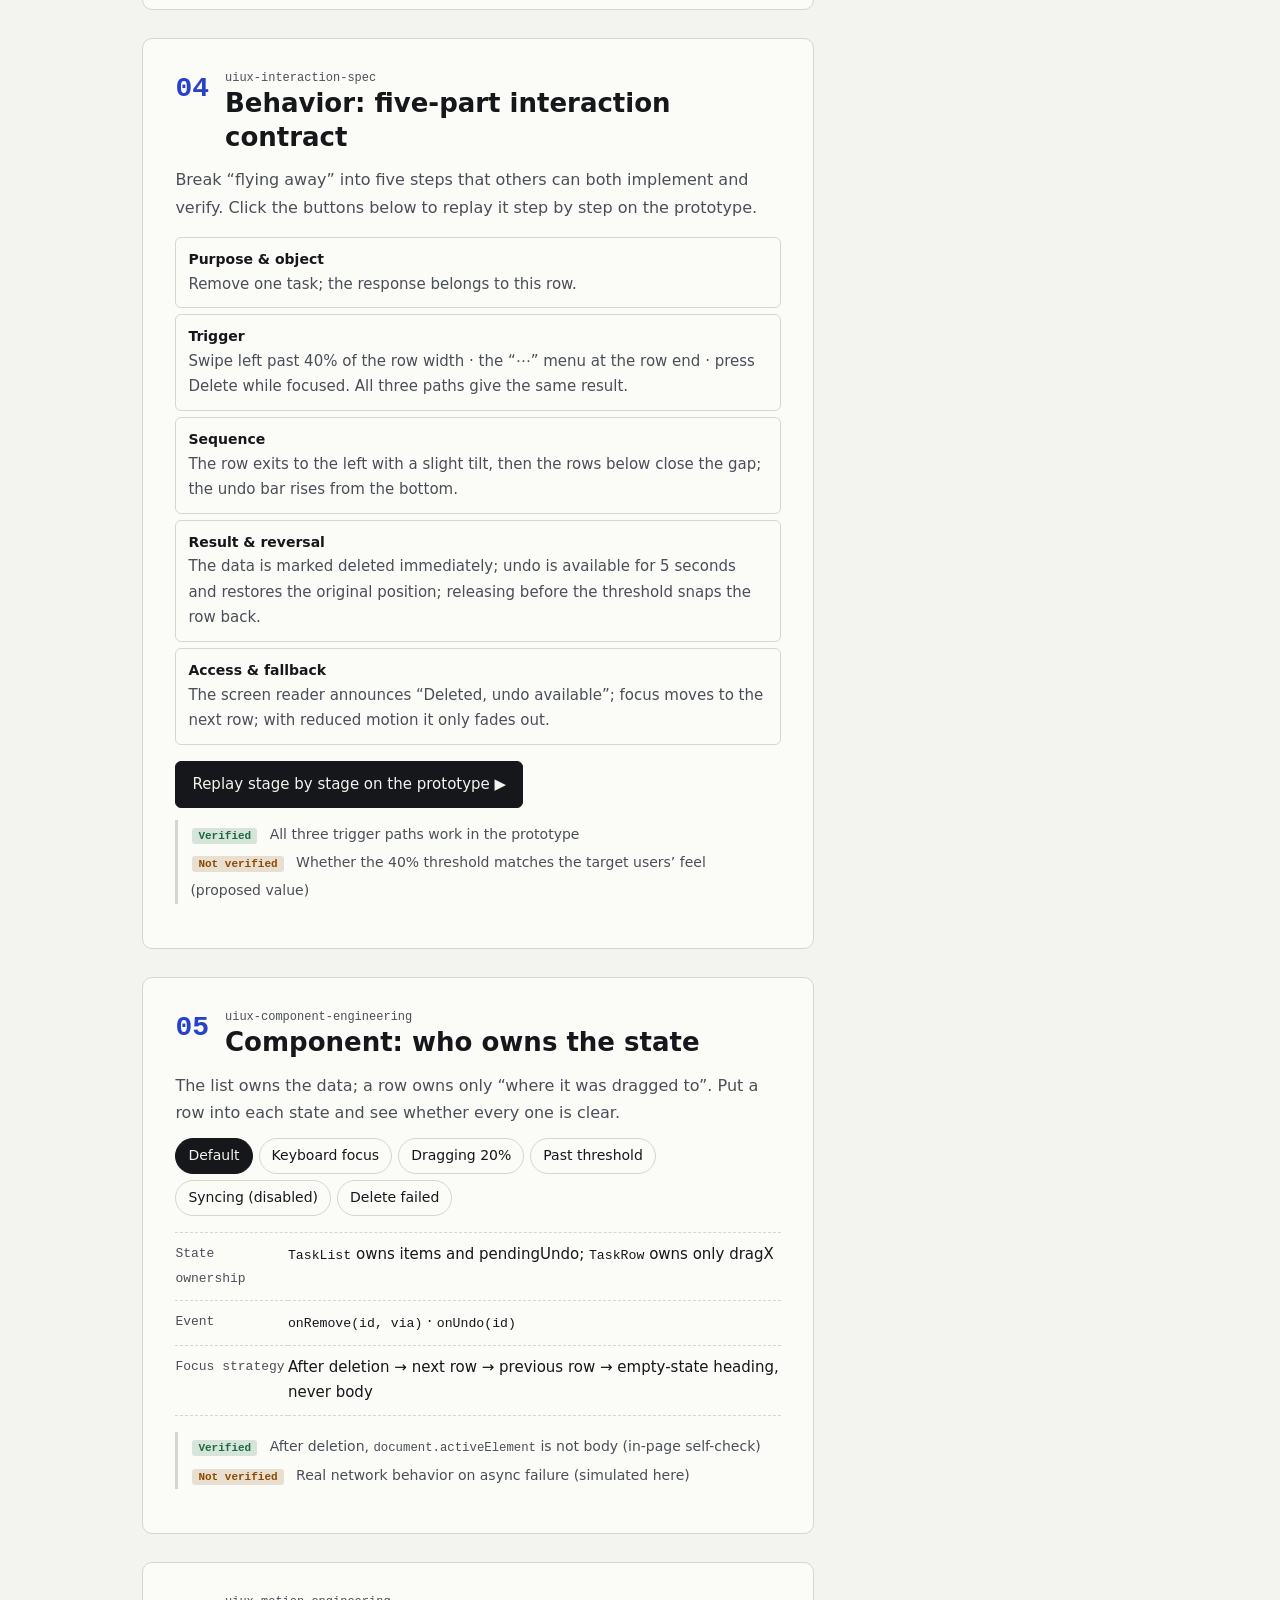
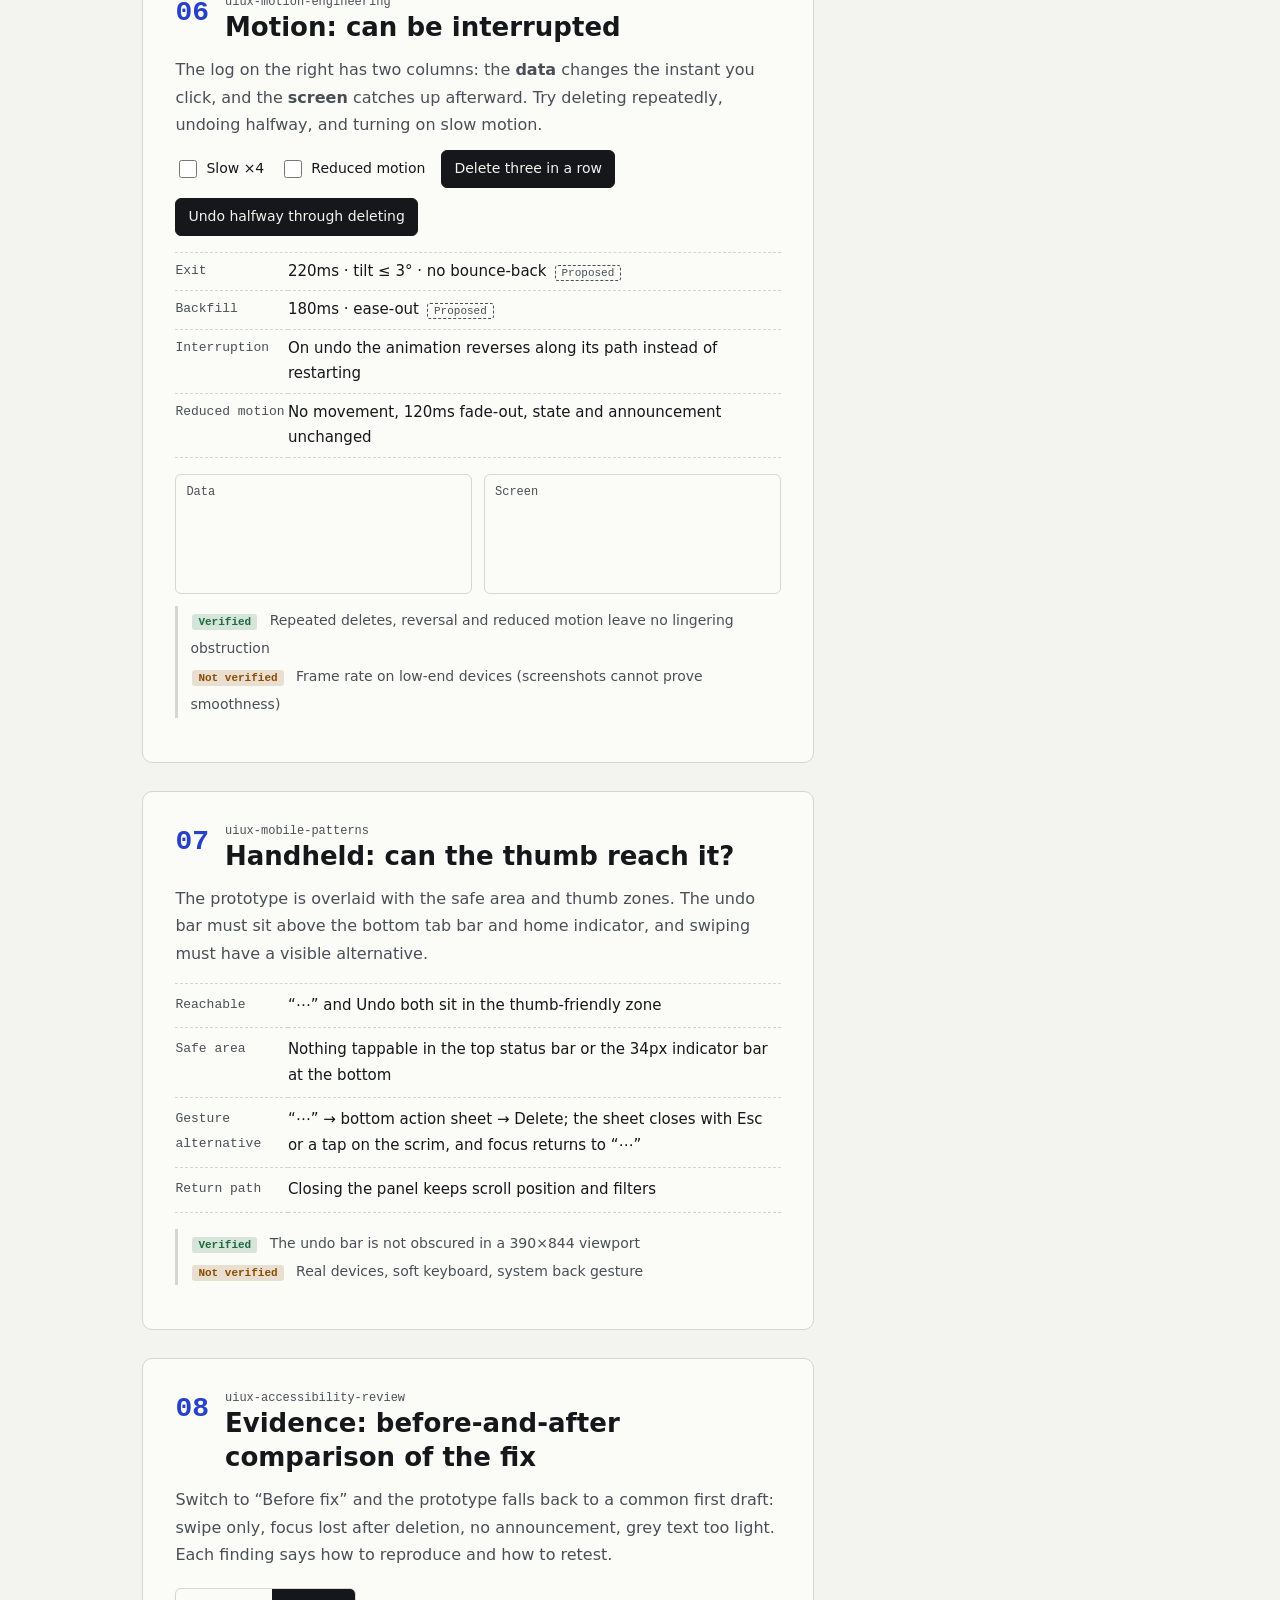
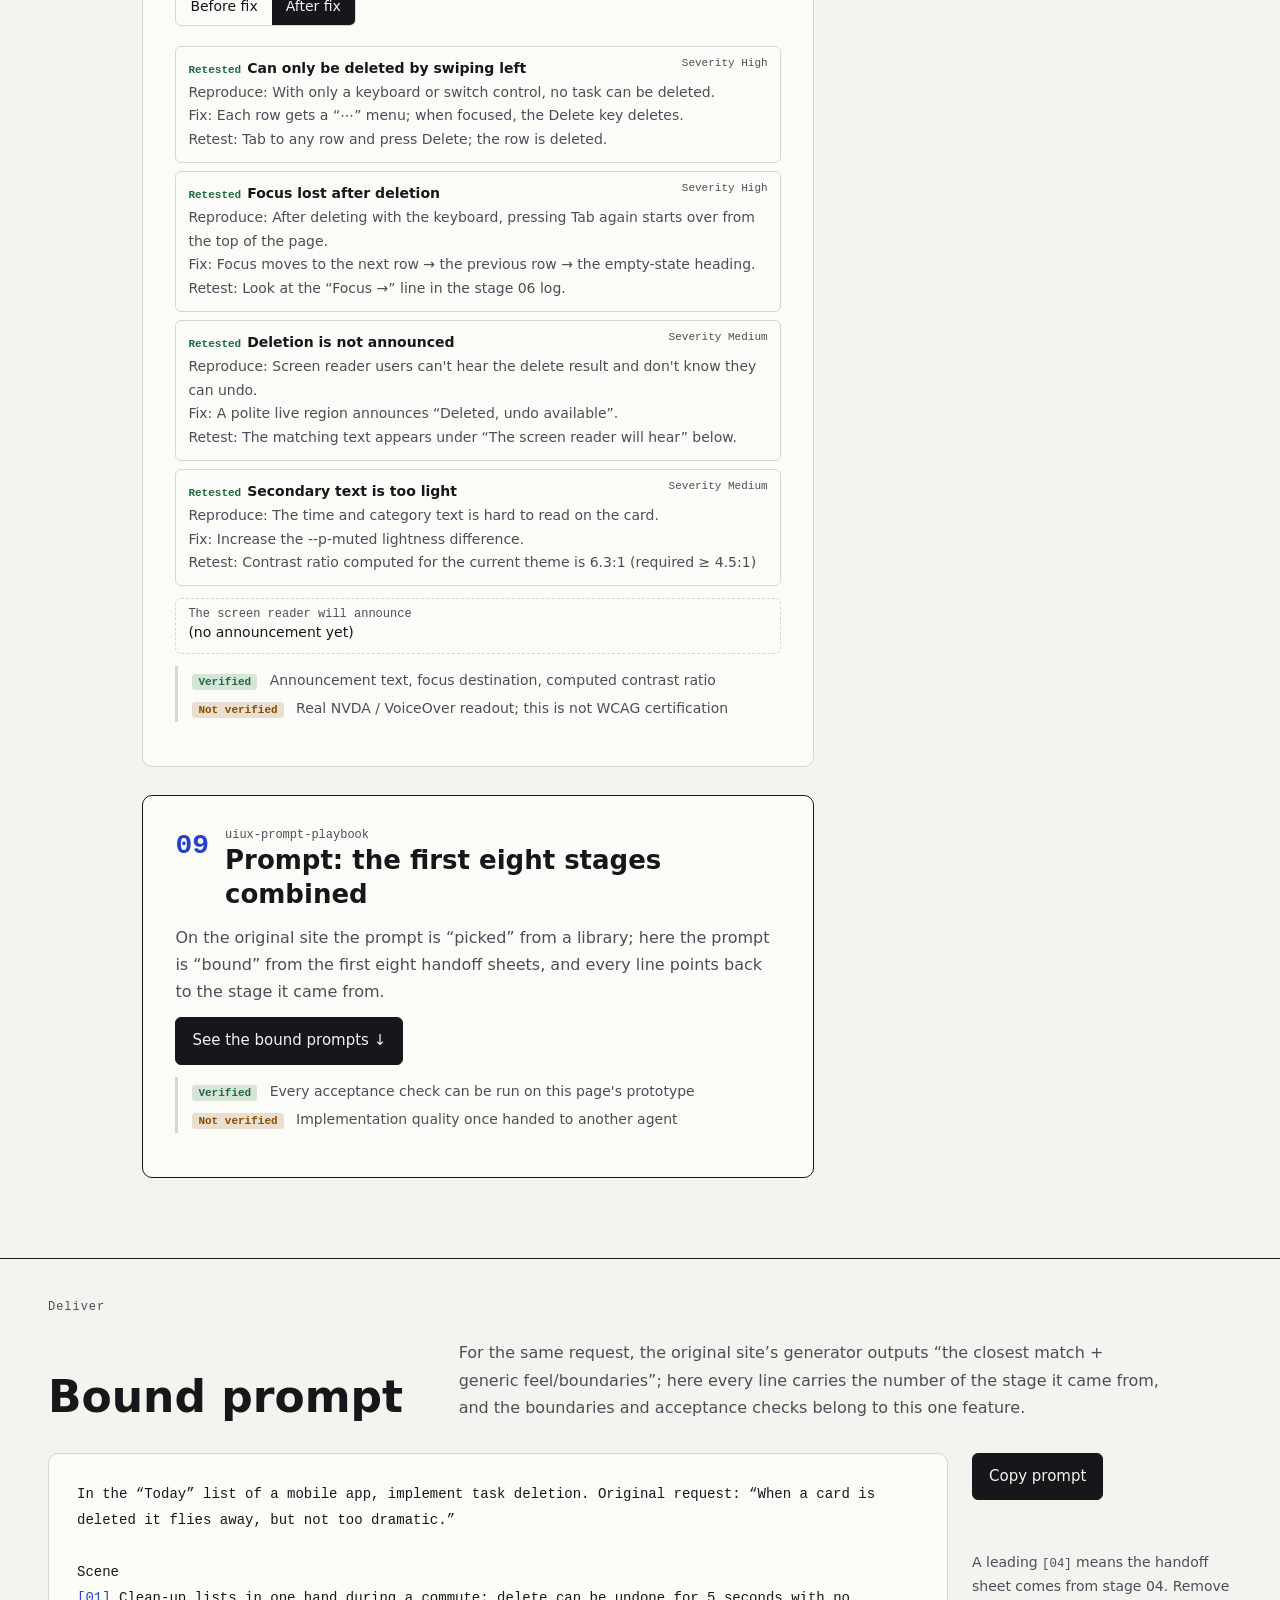
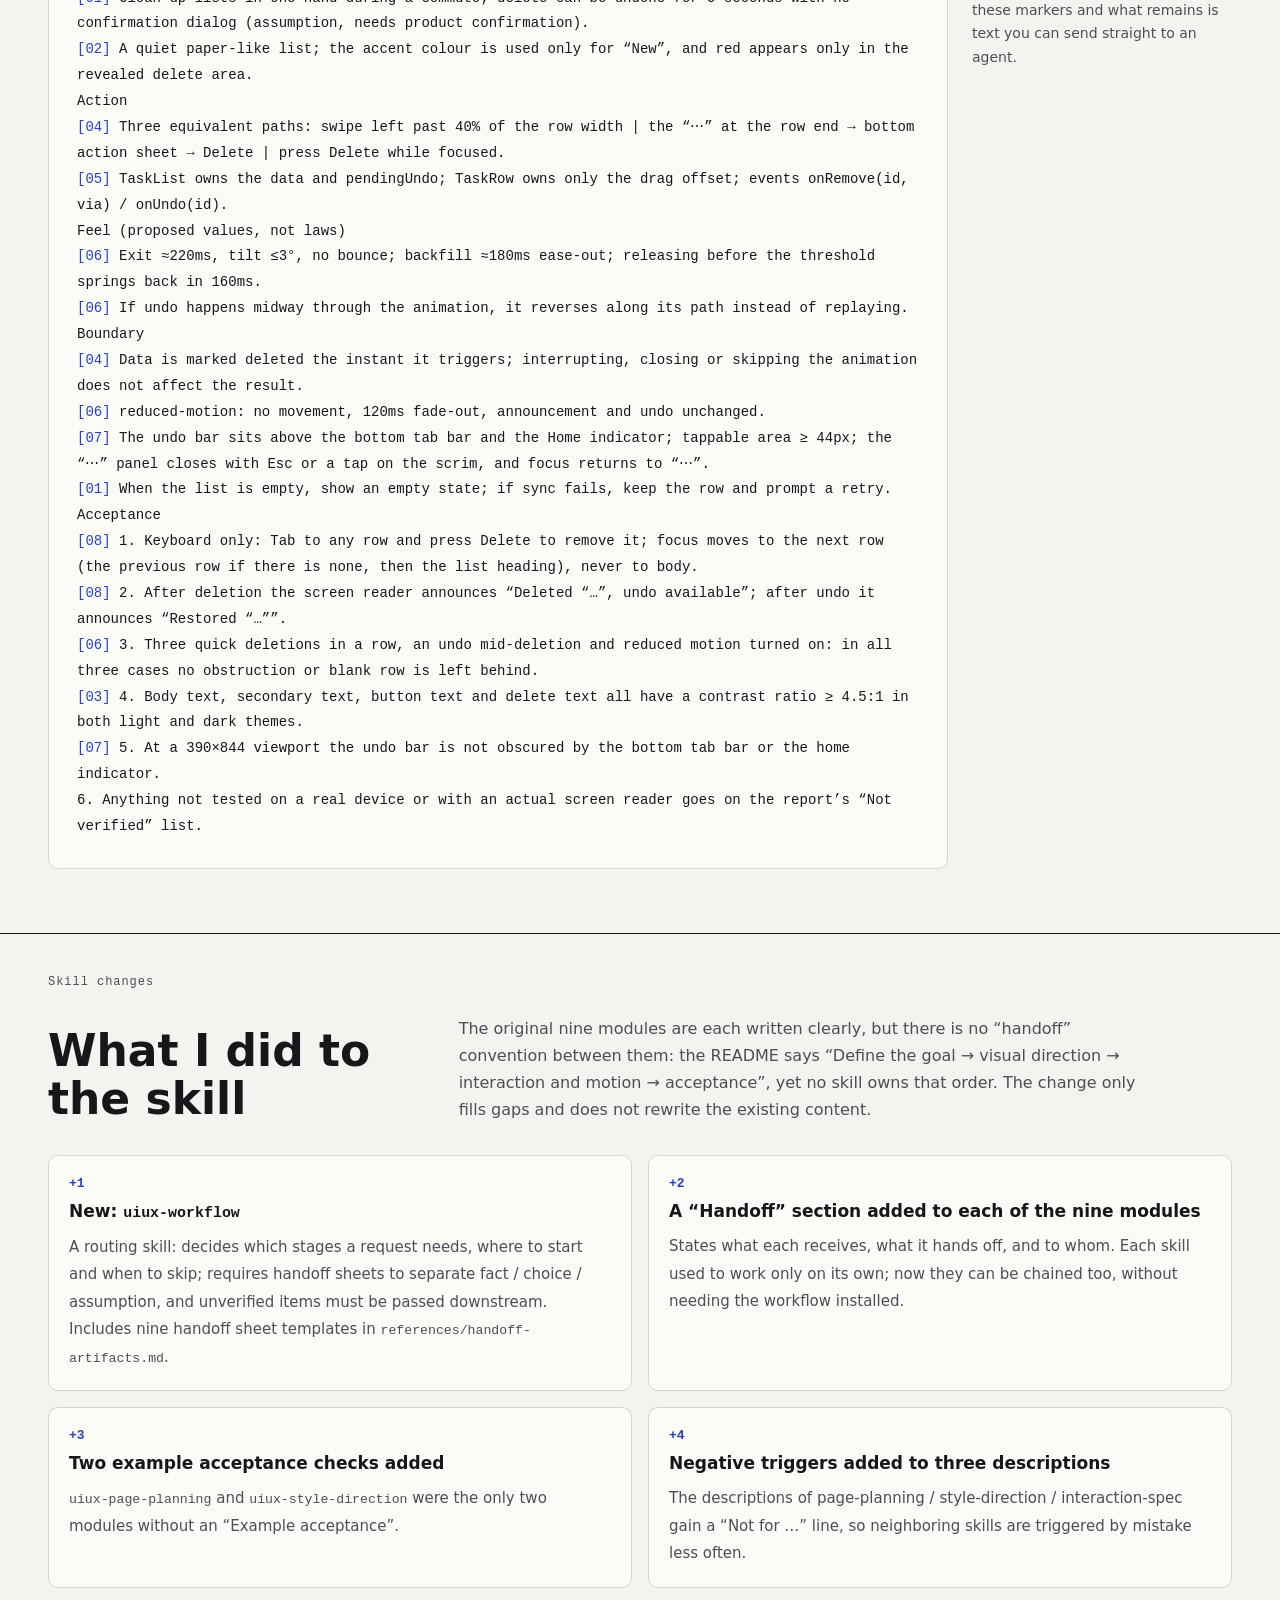
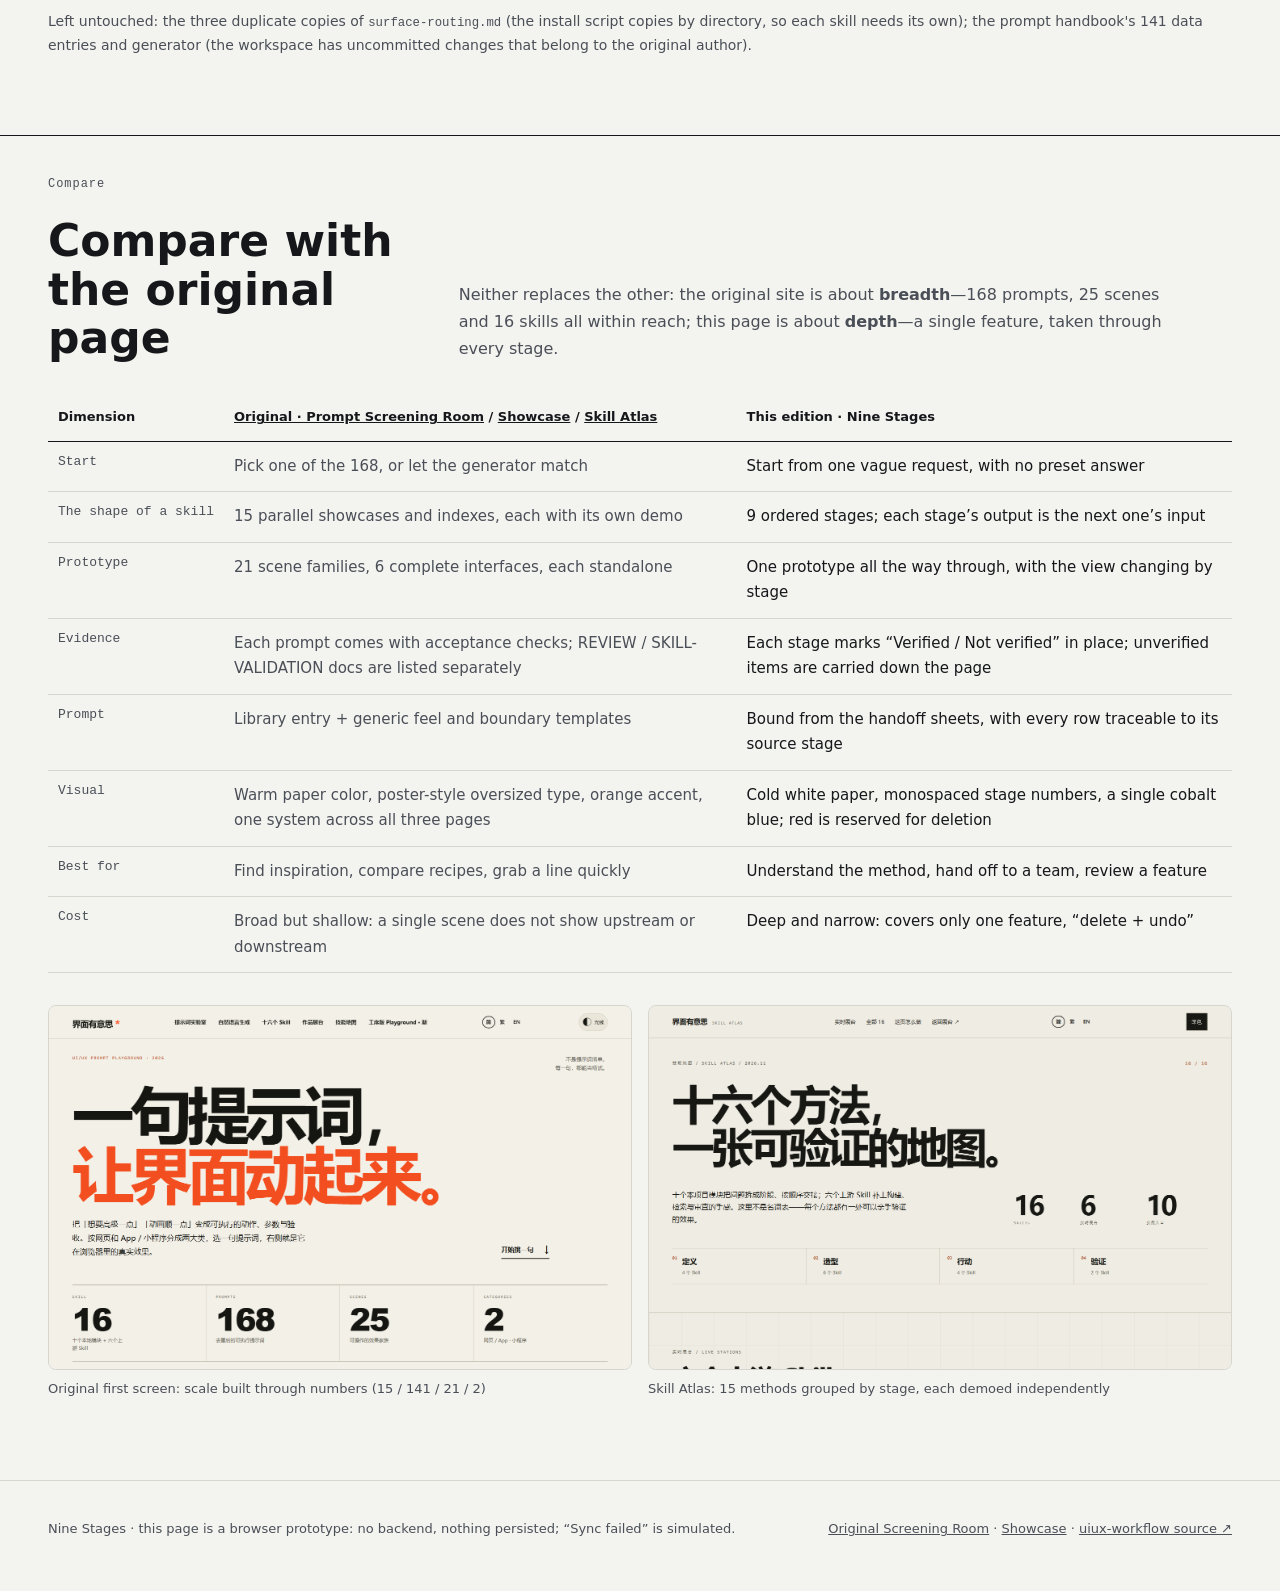
<file: docs/pipeline/walkthrough.html>
<!doctype html>
<html lang="zh-CN" data-theme="light">
<head>
  <meta charset="utf-8">
  <meta name="viewport" content="width=device-width,initial-scale=1,viewport-fit=cover">
  <script src="../i18n/i18n.js" data-groups="pipeline"></script>
  <meta name="theme-color" content="#f3f3ef">
  <meta name="description" content="工序版：同一句模糊需求，经过九个 UI/UX Skill 的接力，每一道都留下可检查的交接物。与原有提示词放映室、作品展台对比。"><meta property="og:type" content="website"><meta property="og:site_name" content="UI/UX 实验室"><meta property="og:title" content="九道工序讲解 · UI/UX 实验室"><meta property="og:description" content="工序版：同一句模糊需求，经过九个 UI/UX Skill 的接力，每一道都留下可检查的交接物。与原有提示词放映室、作品展台对比。"><meta property="og:url" content="https://harveyxiacn.github.io/uiux-intent-form-motion-lab/pipeline/walkthrough.html"><meta property="og:image" content="https://harveyxiacn.github.io/uiux-intent-form-motion-lab/og/walkthrough.png"><meta property="og:image:width" content="1200"><meta property="og:image:height" content="630"><meta name="twitter:card" content="summary_large_image"><link rel="canonical" href="https://harveyxiacn.github.io/uiux-intent-form-motion-lab/pipeline/walkthrough.html">
  <title>九道工序讲解 · UI/UX 实验室</title>
  <link rel="icon" href="data:image/svg+xml,%3Csvg xmlns=%22http://www.w3.org/2000/svg%22 viewBox=%220 0 32 32%22%3E%3Crect width=%2232%22 height=%2232%22 rx=%226%22 fill=%22%232741c8%22/%3E%3Ctext x=%2216%22 y=%2222%22 font-size=%2215%22 text-anchor=%22middle%22 font-family=%22monospace%22 font-weight=%22700%22 fill=%22%23fff%22%3E09%3C/text%3E%3C/svg%3E">
  <link rel="stylesheet" href="style.css">
  <script src="app.js" defer></script>
</head>
<body>
<a class="skip" href="#line">跳到九道工序</a>

<header class="bar">
  <a class="mark" href="./"><span class="mark-no">09</span>九道工序</a>
  <nav aria-label="页面导航">
    <a href="./">Playground</a>
    <a href="#line">流水线</a>
    <a href="#prompt">交付提示词</a>
    <a href="#skills">Skill 改动</a>
    <a href="#compare">与原页对比</a>
    <a class="nav-out" href="../index.html">原版放映室 ↗</a>
  </nav>
  <button id="theme" class="ghost" type="button" aria-pressed="false">深色</button>
</header>

<main id="top">
  <section class="hero" aria-labelledby="hero-title">
    <p class="eyebrow">工序版 · 一份对这套 Skill 的理解 · 2026.10</p>
    <h1 id="hero-title"><span class="quote">「卡片删除时飞走，<br>别太夸张。」</span></h1>
    <div class="hero-row">
      <p class="lede">原站把这句话交给生成器，匹配 168 条提示词里最像的一条。这里换一种读法：<strong>九个 Skill 不是九个工具，是一条流水线</strong>。同一句话依次经过意图、样子、令牌、行为、组件、动效、手持、证据、提示词九道工序，每道都留下一张别人能检查的交接单。旁边的手机原型会随工序一点点长出来，从头到尾都能真的删、真的撤销。</p>
      <ol class="thesis" aria-label="三条理解">
        <li><b>先任务，后样子。</b>不知道谁在删、为什么删之前，不讨论飞走的角度。</li>
        <li><b>业务状态和动画分开。</b>动画被打断、被关掉、被跳过，数据都必须是对的。</li>
        <li><b>证据大于声明。</b>每道工序写明已验证什么，没验证的列进清单往下传。</li>
      </ol>
    </div>
  </section>

  <section class="line" id="line" aria-labelledby="line-title">
    <div class="line-head">
      <h2 id="line-title">流水线</h2>
      <p>滚动或点工序号，手机原型切换到这一工序的视角。每张交接单底部的<span class="tag ok">已验证</span><span class="tag no">未验证</span>是这页自己能证明和不能证明的范围。</p>
    </div>

    <div class="line-grid">
      <ol class="rail" id="rail" aria-label="工序导航"></ol>

      <div class="stages" id="stages">

        <article class="stage" id="s1" data-stage="1" aria-labelledby="s1-t">
          <header><span class="no">01</span><div><p class="skill">uiux-page-planning</p><h3 id="s1-t">意图：先看清谁在删</h3></div></header>
          <p>“飞走”是结果，不是需求。先回答：这是 App 还是网页？删的人在什么情境？删错了怎么办？原型此刻只剩灰块和区域编号——还没到谈好不好看的时候。</p>
          <dl class="sheet">
            <dt>界面</dt><dd>手机 App（单手、通勤间隙清理清单）<i class="f">事实</i></dd>
            <dt>主任务</dt><dd>划掉已完成或记错的任务，不打断节奏</dd>
            <dt>区域顺序</dt><dd>① 今日进度 ② 任务列表 ③ 新建入口 ④ 底部导航</dd>
            <dt>必须的状态</dt><dd>空清单 · 删除后可撤销 · 同步失败</dd>
            <dt>假设</dt><dd>删除可撤销 5 秒，无需二次确认弹窗<i class="f a">假设</i></dd>
          </dl>
          <p class="proof"><span class="tag ok">已验证</span>原型包含空状态与撤销入口<br><span class="tag no">未验证</span>真实用户是否需要二次确认</p>
        </article>

        <article class="stage" id="s2" data-stage="2" aria-labelledby="s2-t">
          <header><span class="no">02</span><div><p class="skill">uiux-style-direction</p><h3 id="s2-t">样子：把“别太夸张”翻成决定</h3></div></header>
          <p>“别太夸张”不是形容词，是约束：动效要比内容安静。每一条方向都对应一个截图里看得见的东西。</p>
          <dl class="sheet">
            <dt>意图</dt><dd>安静的纸面清单，内容先于装饰</dd>
            <dt>构图</dt><dd>大号日期 + 进度条压在首屏，列表行高 56px 以上</dd>
            <dt>字</dt><dd>系统黑体；数字用等宽，进度跳动时不抖</dd>
            <dt>颜色角色</dt><dd>强调色只给“新建”；红色只出现在删除露出的那一条</dd>
            <dt>可见检查</dt><dd>首屏截图里只有一处强调色；红色在静止画面中不出现</dd>
          </dl>
          <p class="proof"><span class="tag ok">已验证</span>静止状态下没有红色元素<br><span class="tag no">未验证</span>品牌方是否认可这套方向</p>
        </article>

        <article class="stage" id="s3" data-stage="3" aria-labelledby="s3-t">
          <header><span class="no">03</span><div><p class="skill">uiux-design-system</p><h3 id="s3-t">令牌：颜色有身份，不只是数值</h3></div></header>
          <p>深色模式不是反色。下表的对比度是页面用 WCAG 公式<em>实时计算</em>的，切换主题后会重算。</p>
          <div class="tokens-head">
            <span>原型主题</span>
            <div class="seg" role="group" aria-label="原型主题">
              <button type="button" data-ptheme="light" aria-pressed="true">浅</button>
              <button type="button" data-ptheme="dark" aria-pressed="false">深</button>
            </div>
          </div>
          <table class="tokens" id="tokens">
            <caption class="sr-only">原型语义令牌与对比度</caption>
            <thead><tr><th scope="col">角色</th><th scope="col">值</th><th scope="col">用在</th><th scope="col">对比度</th></tr></thead>
            <tbody></tbody>
          </table>
          <p class="proof"><span class="tag ok">已验证</span>四组文字/底色组合在两种主题下计算值 ≥ 4.5:1<br><span class="tag no">未验证</span>真机屏幕与色弱模拟</p>
        </article>

        <article class="stage" id="s4" data-stage="4" aria-labelledby="s4-t">
          <header><span class="no">04</span><div><p class="skill">uiux-interaction-spec</p><h3 id="s4-t">行为：五段式交互契约</h3></div></header>
          <p>把“飞走”拆成别人可以照着实现、也可以照着验收的五段。点下面的按钮，在原型上逐段回放。</p>
          <ol class="contract" id="contract">
            <li data-step="0"><b>目的与对象</b>移除一条任务；响应的是这一行。</li>
            <li data-step="1"><b>触发</b>左滑超过行宽 40% · 行尾“⋯”菜单 · 聚焦时按 Delete。三条路径结果相同。</li>
            <li data-step="2"><b>过程</b>行向左离开并轻微倾斜，随后下方行补位；撤销条从底部升起。</li>
            <li data-step="3"><b>结果与反向</b>数据立即标记删除；5 秒内可撤销，撤销后回到原位置；未过阈值松手则弹回。</li>
            <li data-step="4"><b>无障碍与降级</b>读屏播报“已删除，可撤销”；焦点移到下一行；减少动态效果时只淡出。</li>
          </ol>
          <button type="button" class="act" id="play-contract">在原型上逐段回放 ▶</button>
          <p class="proof"><span class="tag ok">已验证</span>三条触发路径在原型中均可用<br><span class="tag no">未验证</span>40% 阈值是否符合目标用户手感（提议值）</p>
        </article>

        <article class="stage" id="s5" data-stage="5" aria-labelledby="s5-t">
          <header><span class="no">05</span><div><p class="skill">uiux-component-engineering</p><h3 id="s5-t">组件：谁拥有状态</h3></div></header>
          <p>列表拥有数据，行只拥有“拖到哪了”。把一行切到不同状态，看它是否每种都说得清楚。</p>
          <div class="matrix" role="group" aria-label="任务行状态矩阵" id="matrix">
            <button type="button" data-rs="idle" aria-pressed="true">默认</button>
            <button type="button" data-rs="focus" aria-pressed="false">键盘聚焦</button>
            <button type="button" data-rs="drag" aria-pressed="false">拖动中 20%</button>
            <button type="button" data-rs="armed" aria-pressed="false">过阈值</button>
            <button type="button" data-rs="busy" aria-pressed="false">同步中（禁用）</button>
            <button type="button" data-rs="error" aria-pressed="false">删除失败</button>
          </div>
          <dl class="sheet">
            <dt>状态归属</dt><dd><code>TaskList</code> 持有 items 与 pendingUndo；<code>TaskRow</code> 只持有 dragX</dd>
            <dt>事件</dt><dd><code>onRemove(id, via)</code> · <code>onUndo(id)</code></dd>
            <dt>焦点策略</dt><dd>删除后 → 下一行 → 上一行 → 空状态标题，永不落到 body</dd>
          </dl>
          <p class="proof"><span class="tag ok">已验证</span>删除后 <code>document.activeElement</code> 不是 body（页内自检）<br><span class="tag no">未验证</span>异步失败的真实网络行为（这里是模拟）</p>
        </article>

        <article class="stage" id="s6" data-stage="6" aria-labelledby="s6-t">
          <header><span class="no">06</span><div><p class="skill">uiux-motion-engineering</p><h3 id="s6-t">动效：可以被打断</h3></div></header>
          <p>右边的日志分两栏：<b>数据</b>在点击那一刻就变了，<b>画面</b>随后才追上。试试连续删、删一半撤销、开慢放。</p>
          <div class="motion-tools">
            <label class="switch"><input type="checkbox" id="slow"> 慢放 ×4</label>
            <label class="switch"><input type="checkbox" id="reduce"> 减少动态效果</label>
            <button type="button" class="act small" id="burst">连删三条</button>
            <button type="button" class="act small" id="midundo">删一半就撤销</button>
          </div>
          <dl class="sheet compact">
            <dt>离场</dt><dd>220ms · 倾斜 ≤ 3° · 无回弹<i class="f a">提议</i></dd>
            <dt>补位</dt><dd>180ms · ease-out<i class="f a">提议</i></dd>
            <dt>中断</dt><dd>撤销时动画原路反向，不重新开始</dd>
            <dt>减少动态</dt><dd>无位移，120ms 淡出，状态与播报不变</dd>
          </dl>
          <div class="log" aria-label="数据与画面日志"><div><p>数据</p><ol id="log-data"></ol></div><div><p>画面</p><ol id="log-paint"></ol></div></div>
          <p class="proof"><span class="tag ok">已验证</span>连删、反向、减少动态三种路径无残留遮挡<br><span class="tag no">未验证</span>低端机帧率（截图证明不了流畅）</p>
        </article>

        <article class="stage" id="s7" data-stage="7" aria-labelledby="s7-t">
          <header><span class="no">07</span><div><p class="skill">uiux-mobile-patterns</p><h3 id="s7-t">手持：拇指够得着吗</h3></div></header>
          <p>原型叠上了安全区和拇指热区。撤销条必须在底部导航和 Home 指示条之上，滑动必须有看得见的替代。</p>
          <dl class="sheet">
            <dt>可达</dt><dd>“⋯”和撤销都落在拇指舒适区</dd>
            <dt>安全区</dt><dd>顶部状态栏、底部 34px 指示条不放可点元素</dd>
            <dt>手势替代</dt><dd>“⋯” → 底部动作面板 → 删除；面板可 Esc / 点遮罩关闭，焦点回到“⋯”</dd>
            <dt>返回路径</dt><dd>关闭面板保留滚动位置与筛选</dd>
          </dl>
          <p class="proof"><span class="tag ok">已验证</span>390×844 视口下撤销条不被遮挡<br><span class="tag no">未验证</span>真机、软键盘、系统返回手势</p>
        </article>

        <article class="stage" id="s8" data-stage="8" aria-labelledby="s8-t">
          <header><span class="no">08</span><div><p class="skill">uiux-accessibility-review</p><h3 id="s8-t">证据：修复前后对照</h3></div></header>
          <p>切到“修复前”，原型会退回一个常见的初版：只有滑动、删完焦点丢失、没有播报、灰字太浅。每条发现都写明怎么复现、怎么复测。</p>
          <div class="seg wide" role="group" aria-label="审查对照">
            <button type="button" data-audit="before" aria-pressed="false">修复前</button>
            <button type="button" data-audit="after" aria-pressed="true">修复后</button>
          </div>
          <ol class="findings" id="findings"></ol>
          <div class="sr-out"><p>读屏会听到</p><output id="sr-mirror">（还没有播报）</output></div>
          <p class="proof"><span class="tag ok">已验证</span>播报文本、焦点去向、计算对比度<br><span class="tag no">未验证</span>NVDA / VoiceOver 实机朗读；这不是 WCAG 认证</p>
        </article>

        <article class="stage" id="s9" data-stage="9" aria-labelledby="s9-t">
          <header><span class="no">09</span><div><p class="skill">uiux-prompt-playbook</p><h3 id="s9-t">提示词：前八道的合订本</h3></div></header>
          <p>原站的提示词是从库里“挑”出来的；这里的提示词是从前八张交接单“装订”出来的——每一行都能指回它来自哪道工序。</p>
          <p><a class="act" href="#prompt">看装订好的提示词 ↓</a></p>
          <p class="proof"><span class="tag ok">已验证</span>验收项全部可在本页原型上执行<br><span class="tag no">未验证</span>交给其它 Agent 后的实现质量</p>
        </article>
      </div>

      <section class="device-col" aria-label="手机原型">
        <div class="device-wrap">
          <p class="device-cap"><span id="cap-no">01</span> <span id="cap-text">意图：灰块与区域编号</span></p>
          <div class="phone" id="phone" data-stage="1" data-ptheme="light" data-audit="after">
            <div class="safe-top" aria-hidden="true"><span>9:41</span><span>●●● ▮</span></div>
            <div class="app" id="app">
              <div class="app-head" data-region="①">
                <p class="date">10月29日 · 周四</p>
                <h4 id="list-title" tabindex="-1">今日清单</h4>
                <div class="progress" role="img" id="progress" aria-label="已完成"><i></i></div>
                <p class="count" id="count"></p>
              </div>
              <ul class="tasks" id="tasks" data-region="②" aria-labelledby="list-title"></ul>
              <div class="empty" id="empty" hidden>
                <p>清单空了。</p>
                <button type="button" class="restore" id="restore">恢复示例任务</button>
              </div>
              <button type="button" class="fab" data-region="③" aria-label="新建任务">＋ 新建</button>
            </div>
            <nav class="tabbar" data-region="④" aria-label="原型底部导航"><span class="on">今日</span><span>计划</span><span>我的</span></nav>
            <div class="toast" id="toast" hidden><span id="toast-text"></span><button type="button" id="undo">撤销</button></div>
            <div class="sheet-back" id="sheet-back" hidden></div>
            <div class="action-sheet" id="action-sheet" role="dialog" aria-modal="true" aria-labelledby="sheet-title" hidden>
              <p id="sheet-title">任务操作</p>
              <button type="button" data-sheet="done">标记完成</button>
              <button type="button" data-sheet="delete" class="danger">删除</button>
              <button type="button" data-sheet="cancel">取消</button>
            </div>
            <div class="overlay-safe" aria-hidden="true"><i class="o-top"></i><i class="o-thumb"></i><i class="o-bottom"></i></div>
            <div class="home-ind" aria-hidden="true"></div>
            <p class="sr-only" id="live" aria-live="polite"></p>
          </div>
          <p class="device-hint" id="device-hint">左滑一行、点“⋯”，或聚焦后按 Delete。</p>
        </div>
      </section>
    </div>
  </section>

  <section class="prompt" id="prompt" aria-labelledby="prompt-title">
    <div class="sec-head">
      <p class="eyebrow">交付</p>
      <h2 id="prompt-title">装订好的提示词</h2>
      <p>同一句需求，原站生成器输出的是“最接近的一条 + 通用手感/边界”；这里每一行带着来源工序号，边界与验收是这一个功能自己的。</p>
    </div>
    <div class="prompt-grid">
      <pre class="prompt-text" id="prompt-text" tabindex="0"></pre>
      <div class="prompt-side">
        <button type="button" class="act" id="copy">复制提示词</button>
        <p id="copy-status" role="status"></p>
        <p class="note">行首 <code>[04]</code> 表示来自第 04 道工序的交接单。删掉这些标记就是可以直接发给 Agent 的文本。</p>
      </div>
    </div>
  </section>

  <section class="skills" id="skills" aria-labelledby="skills-title">
    <div class="sec-head">
      <p class="eyebrow">Skill 改动</p>
      <h2 id="skills-title">我对 Skill 做了什么</h2>
      <p>原有九个模块各自写得清楚，但彼此之间没有“交接”的约定：README 写了“明确目标 → 视觉方向 → 交互动效 → 验收”，却没有一个 Skill 负责这条顺序。改动只补缺口，不重写原有内容。</p>
    </div>
    <ol class="changes">
      <li><b>新增 <code>uiux-workflow</code></b><span>路由 Skill：判断请求需要哪几道工序、从哪道开始、什么时候跳过；规定交接单区分事实/选择/假设，未验证项必须向下传。附 <code>references/handoff-artifacts.md</code> 九张交接单模板。</span></li>
      <li><b>九个模块各加「Handoff」段</b><span>写明接收什么、交出什么、交给谁。原来每个 Skill 独立可用，现在也能串起来用，且不依赖安装 workflow。</span></li>
      <li><b>补两条示例验收</b><span><code>uiux-page-planning</code> 与 <code>uiux-style-direction</code> 原本是仅有的两个没有“Example acceptance”的模块。</span></li>
      <li><b>三处描述加反向触发</b><span>page-planning / style-direction / interaction-spec 的 description 增加 “Not for …”，减少相邻 Skill 被误触发。</span></li>
    </ol>
    <p class="note">保留未动：三份重复的 <code>surface-routing.md</code>（安装脚本按目录复制，每个 Skill 需要自带一份）；提示词手册的 141 条数据与生成器（工作区里有未提交的改动，属于原作者）。</p>
  </section>

  <section class="compare" id="compare" aria-labelledby="compare-title">
    <div class="sec-head">
      <p class="eyebrow">对比</p>
      <h2 id="compare-title">与原有页面对比</h2>
      <p>两者不是谁替代谁：原站是<b>广度</b>——168 条、25 个场景、16 个 Skill 都能摸到；这一页是<b>深度</b>——只做一个功能，但走完全部工序。</p>
    </div>
    <div class="table-wrap">
      <table class="cmp">
        <thead><tr><th scope="col">维度</th><th scope="col"><a href="../index.html">原版 · 提示词放映室</a> / <a href="../showcase.html">作品展台</a> / <a href="../demos/skills/">技能地图</a></th><th scope="col">本版 · 九道工序</th></tr></thead>
        <tbody>
          <tr><th scope="row">起点</th><td>从 168 条里挑一句，或让生成器匹配</td><td>从一句模糊需求出发，不预设答案</td></tr>
          <tr><th scope="row">Skill 的形状</th><td>15 个并列的展台与索引，各自演示</td><td>9 道有顺序的工序，前一道的产出是后一道的输入</td></tr>
          <tr><th scope="row">原型</th><td>21 个场景家族、6 组完整界面，每个独立</td><td>1 个原型贯穿全程，随工序切换视角</td></tr>
          <tr><th scope="row">证据</th><td>每条提示词附验收点；REVIEW / SKILL-VALIDATION 文档另列</td><td>每道工序就地标出“已验证 / 未验证”，未验证项随页面向下传</td></tr>
          <tr><th scope="row">提示词</th><td>库内条目 + 通用手感与边界模板</td><td>由交接单装订，每行可追溯来源工序</td></tr>
          <tr><th scope="row">视觉</th><td>暖纸色、海报式巨字、橙色强调，三页同一套</td><td>冷白纸面、等宽工序号、单一钴蓝；红色只给删除</td></tr>
          <tr><th scope="row">适合</th><td>找灵感、比较配方、快速拿走一句</td><td>理解方法、给团队做交接、复盘一个功能</td></tr>
          <tr><th scope="row">代价</th><td>广而浅：单个场景不展示上下游</td><td>深而窄：只覆盖“删除 + 撤销”一个功能</td></tr>
        </tbody>
      </table>
    </div>
    <div class="shots">
      <figure><img src="../screenshots/lab-desktop.png" alt="原版提示词放映室首屏：暖纸色背景、黑橙巨字标题与四个统计数字" loading="lazy" width="1440" height="1000"><figcaption>原版首屏：以数量（15 / 141 / 21 / 2）建立规模感</figcaption></figure>
      <figure><img src="../screenshots/skills-fold.png" alt="原版技能地图首屏：十六个方法的巨幅标题与分组" loading="lazy" width="1440" height="1000"><figcaption>技能地图：15 个方法按阶段分组，但各自独立演示</figcaption></figure>
    </div>
  </section>
</main>

<footer class="foot">
  <p>九道工序 · 本页为浏览器原型：无后端、不持久化；“同步失败”为模拟。</p>
  <p><a href="../index.html">原版放映室</a> · <a href="../showcase.html">作品展台</a> · <a href="https://github.com/harveyxiacn/uiux-intent-form-motion-lab/tree/main/skills/uiux-workflow">uiux-workflow 源文件 ↗</a></p>
</footer>
</body>
</html>
</file>
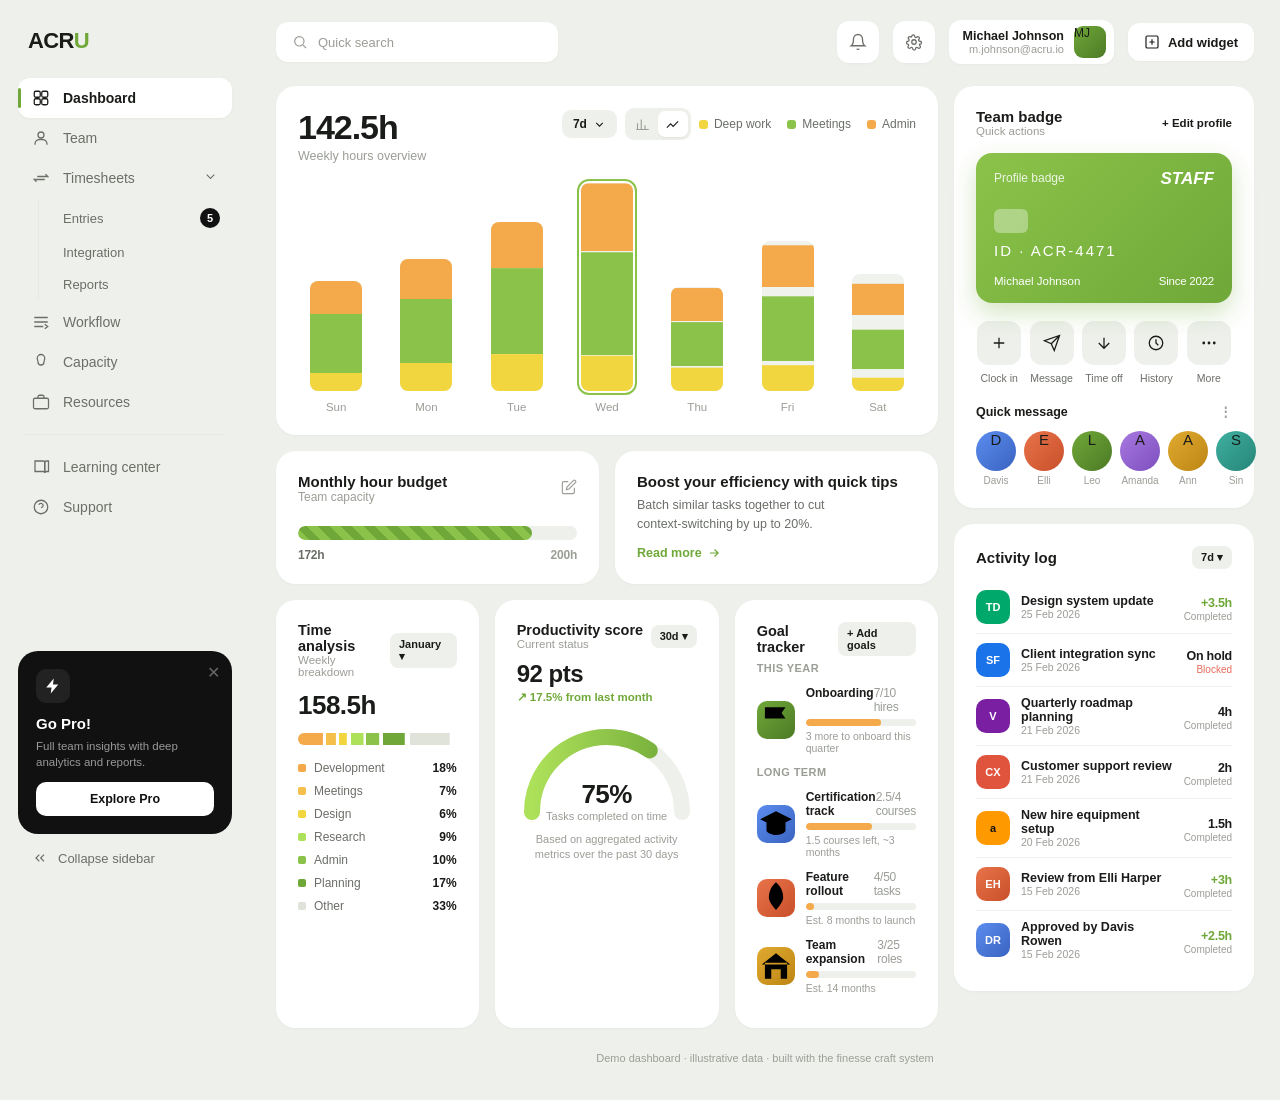
<file: skills/upstream/finesse-ui/examples/acru-financial-dashboard.html>
<!DOCTYPE html>
<html lang="en">
<head>
<meta charset="UTF-8">
<meta name="viewport" content="width=device-width, initial-scale=1.0">
<title>ACRU — Team Productivity</title>
<style>
  /* finesse · register=product · shell=canonical-sidebar (light)
   * back-filled from EXAMPLES.md; dials not recorded for this build */
:root{
  --bg:#eef0ec; --card:#ffffff; --ink:#1a1c19; --ink-2:#6b6f68; --ink-3:#9a9e96;
  --line:#e7e9e4; --line-2:#eef0eb;
  --green:#8bc34a; --green-d:#6fa838; --lime:#aee15a;
  --yellow:#f2d63f; --orange2:#f4a94b; --red:#e56a5a;
  --r:20px; --r-sm:14px;
}
*{margin:0;padding:0;box-sizing:border-box}
body{background:var(--bg);color:var(--ink);overflow-x:hidden;
  font-family:'Inter',-apple-system,BlinkMacSystemFont,'Segoe UI',Roboto,sans-serif;-webkit-font-smoothing:antialiased}
.num{font-variant-numeric:tabular-nums;letter-spacing:-.02em}
.app{display:grid;grid-template-columns:250px 1fr;min-height:100vh}
.side{padding:22px 18px;display:flex;flex-direction:column;gap:4px;position:sticky;top:0;height:100vh;overflow-y:auto}
.brand{font-size:22px;font-weight:800;letter-spacing:-.03em;padding:6px 10px 20px}
.brand span{color:var(--green-d)}
.nav a{display:flex;align-items:center;gap:13px;padding:11px 14px;border-radius:12px;color:var(--ink-2);font-size:14px;font-weight:500;text-decoration:none;transition:.16s}
.nav a svg{width:18px;height:18px;stroke:currentColor;fill:none;stroke-width:1.7}
.nav a.on{background:var(--card);color:var(--ink);font-weight:600;box-shadow:0 1px 3px rgba(0,0,0,.04);position:relative}
.nav a.on::before{content:'';position:absolute;left:0;top:24%;height:52%;width:3px;border-radius:3px;background:var(--green-d)}
.nav a:hover:not(.on){color:var(--ink)}
.nav a .badge{margin-left:auto;font-size:11px;background:#111;color:#fff;width:20px;height:20px;border-radius:50%;display:grid;place-items:center;font-weight:600}
.nav .sub{display:flex;flex-direction:column;gap:1px;margin:2px 0 2px 20px;padding-left:12px;border-left:1px solid var(--line)}
.nav .sub a{padding:8px 12px;font-size:13px}
.nav .chevron{margin-left:auto}.nav .chevron svg{width:15px;height:15px}
.divider{height:1px;background:var(--line);margin:12px 6px}
.spacer{flex:1}
.upsell{background:#111;color:#fff;border-radius:var(--r);padding:18px;margin-top:10px;position:relative}
.upsell .x{position:absolute;top:12px;right:12px;color:#666;cursor:pointer}
.upsell .bolt{width:34px;height:34px;border-radius:10px;background:#222;display:grid;place-items:center;margin-bottom:12px}
.upsell b{font-size:15px}.upsell p{font-size:11.5px;color:#999;margin:5px 0 12px;line-height:1.4}
.upsell button{width:100%;padding:10px;border:0;border-radius:10px;background:#fff;color:#111;font-weight:600;font-size:12.5px;cursor:pointer}
.collapse{display:flex;align-items:center;gap:10px;padding:12px 14px;color:var(--ink-2);font-size:13px;cursor:pointer}
.collapse svg{width:16px;height:16px;stroke:currentColor;fill:none;stroke-width:1.8}
.main{padding:20px 26px 36px;min-width:0}
.topbar{display:flex;align-items:center;gap:14px;margin-bottom:22px}
.search{flex:1;max-width:440px;display:flex;align-items:center;gap:10px;background:var(--card);border-radius:12px;padding:12px 16px;color:var(--ink-3);font-size:13px;box-shadow:0 1px 3px rgba(0,0,0,.03)}
.search svg{width:16px;height:16px;stroke:currentColor;fill:none;stroke-width:1.8}
.grow{flex:1}
.ibtn{width:42px;height:42px;border-radius:12px;background:var(--card);display:grid;place-items:center;cursor:pointer;box-shadow:0 1px 3px rgba(0,0,0,.03)}
.ibtn svg{width:18px;height:18px;stroke:var(--ink-2);fill:none;stroke-width:1.7}
.acct{display:flex;align-items:center;gap:10px;background:var(--card);border-radius:12px;padding:6px 8px 6px 14px;box-shadow:0 1px 3px rgba(0,0,0,.03)}
.acct .nm{font-size:12.5px;font-weight:600}.acct .em{font-size:11px;color:var(--ink-3)}
.acct img{width:32px;height:32px;border-radius:9px;object-fit:cover}
.addw{display:inline-flex;align-items:center;gap:8px;background:var(--card);border-radius:12px;padding:11px 16px;font-size:13px;font-weight:600;cursor:pointer;box-shadow:0 1px 3px rgba(0,0,0,.03)}
.addw svg{width:16px;height:16px;stroke:var(--ink);fill:none;stroke-width:1.8}
.layout{display:grid;grid-template-columns:1fr 300px;gap:16px}
.col-l{display:flex;flex-direction:column;gap:16px}
.card{background:var(--card);border-radius:var(--r);padding:22px;box-shadow:0 1px 3px rgba(0,0,0,.03)}
.bal-top{display:flex;align-items:flex-start;justify-content:space-between;margin-bottom:8px}
.bal-top .big{font-size:34px;font-weight:800;letter-spacing:-.03em}
.bal-top .lab{font-size:12.5px;color:var(--ink-3);margin-top:2px}
.bal-ctrl{display:flex;gap:8px;align-items:center}
.pill-sel{display:flex;align-items:center;gap:6px;background:var(--bg);border-radius:9px;padding:7px 11px;font-size:12px;font-weight:600;cursor:pointer}
.pill-sel svg{width:13px;height:13px;stroke:currentColor;fill:none;stroke-width:2}
.icon-toggle{display:flex;background:var(--bg);border-radius:9px;padding:3px}
.icon-toggle button{width:30px;height:26px;border:0;background:transparent;border-radius:7px;cursor:pointer;display:grid;place-items:center;color:var(--ink-3)}
.icon-toggle button.on{background:var(--card);color:var(--ink);box-shadow:0 1px 2px rgba(0,0,0,.06)}
.icon-toggle svg{width:15px;height:15px;stroke:currentColor;fill:none;stroke-width:1.8}
.legend{display:flex;gap:16px;font-size:12px;color:var(--ink-2);margin-left:auto}
.legend i{width:9px;height:9px;border-radius:3px;display:inline-block;margin-right:6px;vertical-align:middle}
.barchart{display:grid;grid-template-columns:repeat(7,1fr);gap:14px;height:230px;align-items:end;margin-top:20px;position:relative}
.barwrap{display:flex;flex-direction:column;align-items:center;gap:10px;height:100%;justify-content:flex-end}
.bar{width:100%;max-width:52px;border-radius:8px;display:flex;flex-direction:column;justify-content:flex-end;overflow:hidden;position:relative;background:#f0f2ee;height:100%;cursor:pointer;transition:.2s}
.bar:hover{transform:translateY(-3px)}
.bar .seg{width:100%;transform-origin:bottom;transform:scaleY(0)}
.bar .s-sav{background:var(--yellow)}.bar .s-inc{background:var(--green)}.bar .s-exp{background:var(--orange2)}
.bar.active{outline:2px solid var(--green);outline-offset:2px}
.barlab{font-size:11.5px;color:var(--ink-3)}
.tooltip{position:absolute;background:var(--card);border:1px solid var(--line);border-radius:12px;padding:12px 14px;font-size:11.5px;box-shadow:0 8px 24px rgba(0,0,0,.1);pointer-events:none;z-index:5;min-width:170px;opacity:0;transition:opacity .15s}
.tooltip b{display:block;margin-bottom:8px;font-size:12px}
.tooltip .tr{display:flex;justify-content:space-between;gap:16px;margin:4px 0;color:var(--ink-2)}
.tooltip .tr i{width:7px;height:7px;border-radius:2px;display:inline-block;margin-right:6px}
.tooltip .tr b{display:inline;color:var(--ink);margin:0}
.mid2{display:grid;grid-template-columns:1fr 1fr;gap:16px}
.limit .lh{display:flex;align-items:center;justify-content:space-between;margin-bottom:4px}
.limit h4{font-size:15px;font-weight:650}.limit .sub{font-size:12px;color:var(--ink-3)}
.limit .edit{cursor:pointer;color:var(--ink-3)}.limit .edit svg{width:16px;height:16px;stroke:currentColor;fill:none;stroke-width:1.7}
.progress{height:14px;border-radius:10px;background:#eef0eb;overflow:hidden;margin:22px 0 8px}
.progress .fill{height:100%;border-radius:10px;background:repeating-linear-gradient(45deg,var(--green),var(--green) 8px,var(--green-d) 8px,var(--green-d) 16px);width:0}
.limit .ends{display:flex;justify-content:space-between;font-size:12px;color:var(--ink-2);font-weight:600}
.tips h4{font-size:15px;font-weight:650;margin-bottom:6px}.tips p{font-size:12.5px;color:var(--ink-2);line-height:1.5;max-width:75%}
.tips a{color:var(--green-d);font-weight:600;font-size:12.5px;text-decoration:none;display:inline-flex;gap:5px;align-items:center;margin-top:12px}
.bottom3{display:grid;grid-template-columns:1fr 1fr 1fr;gap:16px}
.ch-top{display:flex;align-items:center;justify-content:space-between;margin-bottom:4px}
.ch-top h4{font-size:14.5px;font-weight:650}.ch-top .sub{font-size:11.5px;color:var(--ink-3)}
.mini-sel{font-size:11px;background:var(--bg);padding:5px 9px;border-radius:8px;font-weight:600;cursor:pointer}
.cost .amt{font-size:26px;font-weight:800;margin:12px 0 12px}
.segbar{display:flex;gap:3px;height:12px;border-radius:6px;overflow:hidden;margin-bottom:16px}
.segbar span{transform:scaleX(0);transform-origin:left}
.catlist{display:flex;flex-direction:column;gap:9px;font-size:12px}
.catlist .row{display:flex;align-items:center;gap:8px;color:var(--ink-2)}
.catlist .row i{width:8px;height:8px;border-radius:2px}.catlist .row b{margin-left:auto;color:var(--ink)}
.gauge-wrap{display:flex;flex-direction:column;align-items:center;margin-top:8px}
.gauge{position:relative;width:180px;height:110px}
.gauge svg{width:100%;height:100%;overflow:visible}
.gauge .mid{position:absolute;bottom:0;left:0;right:0;text-align:center}
.gauge .mid b{font-size:26px;font-weight:800}.gauge .mid span{display:block;font-size:11px;color:var(--ink-3)}
.health .amt{font-size:24px;font-weight:800;margin:10px 0 2px}.health .chg{font-size:11.5px;color:var(--green-d);font-weight:600;margin-bottom:6px}
.health .note{font-size:11px;color:var(--ink-3);text-align:center;line-height:1.4;margin-top:10px}
.goal{display:flex;align-items:center;gap:11px;margin:12px 0}
.goal img{width:38px;height:38px;border-radius:10px;object-fit:cover;flex-shrink:0}
.goal .gm{flex:1;min-width:0}
.goal .gt{display:flex;justify-content:space-between;font-size:12px;margin-bottom:5px}.goal .gt b{font-weight:600}.goal .gt .amt{color:var(--ink-3)}
.goal .gp{height:7px;border-radius:5px;background:#eef0eb;overflow:hidden}.goal .gp .f{height:100%;border-radius:5px;background:var(--orange2);width:0}
.goal .left{font-size:10.5px;color:var(--ink-3);margin-top:4px}
.section-lab{font-size:11px;color:var(--ink-3);margin:6px 0 2px;font-weight:600;text-transform:uppercase;letter-spacing:.04em}
.col-r{display:flex;flex-direction:column;gap:16px}
.mycard .mh{display:flex;align-items:center;justify-content:space-between;margin-bottom:4px}
.mycard h4{font-size:15px;font-weight:650}.mycard .sub{font-size:11.5px;color:var(--ink-3)}
.mycard .addc{font-size:11.5px;font-weight:600;color:var(--ink);cursor:pointer;display:inline-flex;gap:4px;align-items:center}
.ccard{border-radius:16px;padding:18px;color:#fff;position:relative;height:150px;margin:16px 0 18px;background:linear-gradient(135deg,var(--green),var(--green-d));box-shadow:0 10px 24px rgba(111,168,56,.3)}
.ccard .type{font-size:12px;opacity:.85}.ccard .visa{position:absolute;top:16px;right:18px;font-weight:800;font-style:italic;font-size:17px}
.ccard .chip{width:34px;height:24px;border-radius:6px;background:rgba(255,255,255,.35);margin:24px 0 auto}
.ccard .no{font-size:15px;letter-spacing:2px;position:absolute;bottom:44px;left:18px}
.ccard .btm{position:absolute;bottom:16px;left:18px;right:18px;display:flex;justify-content:space-between;font-size:11.5px}
.quick-a{display:grid;grid-template-columns:repeat(5,1fr);gap:6px;margin-bottom:20px}
.qa{display:flex;flex-direction:column;align-items:center;gap:7px;cursor:pointer}
.qa .b{width:44px;height:44px;border-radius:12px;background:var(--bg);display:grid;place-items:center}
.qa .b svg{width:18px;height:18px;stroke:var(--ink);fill:none;stroke-width:1.7}
.qa span{font-size:10.5px;color:var(--ink-2)}
.qp-h{display:flex;align-items:center;justify-content:space-between;font-size:12.5px;font-weight:600;margin-bottom:12px}
.qp-h .dots{color:var(--ink-3);cursor:pointer}
.qp{display:flex;gap:8px}
.qp .p{text-align:center}.qp .p img{width:40px;height:40px;border-radius:50%;object-fit:cover}.qp .p span{display:block;font-size:10px;color:var(--ink-3);margin-top:4px}
.tx-h{display:flex;align-items:center;justify-content:space-between;margin-bottom:12px}
.tx-h h4{font-size:15px;font-weight:650}
.tx{display:flex;align-items:center;gap:11px;padding:9px 0;border-bottom:1px solid var(--line-2)}
.tx:last-child{border-bottom:0}
.tx .ic{width:34px;height:34px;border-radius:10px;display:grid;place-items:center;font-size:11px;font-weight:700;color:#fff;flex-shrink:0}
.tx .nm{font-size:12.5px;font-weight:600}.tx .dt{font-size:10.5px;color:var(--ink-3)}
.tx .amt{margin-left:auto;text-align:right}
.tx .amt b{font-size:12.5px;font-weight:600}.tx .amt b.pos{color:var(--green-d)}.tx .amt .st{font-size:10px;color:var(--ink-3)}
.tx .amt .st.dec{color:var(--red)}
.reveal{opacity:0;transform:translateY(16px)}
.footnote{margin-top:24px;font-size:11px;color:var(--ink-3);text-align:center}
@media (max-width:1250px){.layout{grid-template-columns:1fr}.bottom3{grid-template-columns:1fr}.mid2{grid-template-columns:1fr}}
@media (max-width:820px){.app{grid-template-columns:1fr}.side{display:none}}
@media (prefers-reduced-motion:reduce){.reveal{opacity:1!important;transform:none!important}*{animation:none!important;transition:none!important}}
</style>
</head>
<body>
<div class="app">
  <aside class="side">
    <div class="brand">ACR<span>U</span></div>
    <nav class="nav">
      <a class="on" href="#"><svg viewBox="0 0 24 24"><rect x="3" y="3" width="8" height="8" rx="2"/><rect x="13" y="3" width="8" height="8" rx="2"/><rect x="3" y="13" width="8" height="8" rx="2"/><rect x="13" y="13" width="8" height="8" rx="2"/></svg>Dashboard</a>
      <a href="#"><svg viewBox="0 0 24 24"><circle cx="12" cy="8" r="4"/><path d="M4 21v-1a6 6 0 016-6h4a6 6 0 016 6v1"/></svg>Team</a>
      <a href="#"><svg viewBox="0 0 24 24"><path d="M7 10h14l-3-3M17 14H3l3 3"/></svg>Timesheets<span class="chevron"><svg viewBox="0 0 24 24" fill="none" stroke="currentColor" stroke-width="2"><path d="M6 9l6 6 6-6"/></svg></span></a>
      <div class="sub"><a href="#">Entries<span class="badge">5</span></a><a href="#">Integration</a><a href="#">Reports</a></div>
      <a href="#"><svg viewBox="0 0 24 24"><path d="M3 6h18M3 12h18M3 18h12"/><path d="M17 15l4 3-4 3"/></svg>Workflow</a>
      <a href="#"><svg viewBox="0 0 24 24"><path d="M12 2a5 5 0 00-5 5c0 2 1 3 1 5a4 4 0 008 0c0-2 1-3 1-5a5 5 0 00-5-5z"/></svg>Capacity</a>
      <a href="#"><svg viewBox="0 0 24 24"><rect x="2" y="7" width="20" height="14" rx="2"/><path d="M8 7V5a2 2 0 012-2h4a2 2 0 012 2v2"/></svg>Resources</a>
      <div class="divider"></div>
      <a href="#"><svg viewBox="0 0 24 24"><path d="M4 4h11a2 2 0 012 2v14a2 2 0 00-2-2H4z"/><path d="M22 4h-3a2 2 0 00-2 2v14a2 2 0 012-2h3z"/></svg>Learning center</a>
      <a href="#"><svg viewBox="0 0 24 24"><circle cx="12" cy="12" r="9"/><path d="M9.1 9a3 3 0 015.8 1c0 2-3 3-3 3M12 17h.01"/></svg>Support</a>
    </nav>
    <div class="spacer"></div>
    <div class="upsell"><span class="x">✕</span><div class="bolt"><svg width="18" height="18" viewBox="0 0 24 24" fill="#fff"><path d="M13 2L3 14h7l-1 8 10-12h-7z"/></svg></div><b>Go Pro!</b><p>Full team insights with deep analytics and reports.</p><button>Explore Pro</button></div>
    <div class="collapse"><svg viewBox="0 0 24 24"><path d="M11 17l-5-5 5-5M18 17l-5-5 5-5"/></svg>Collapse sidebar</div>
  </aside>
  <main class="main">
    <div class="topbar">
      <div class="search"><svg viewBox="0 0 24 24"><circle cx="11" cy="11" r="7"/><path d="M21 21l-4.3-4.3"/></svg>Quick search</div>
      <div class="grow"></div>
      <div class="ibtn"><svg viewBox="0 0 24 24"><path d="M18 8a6 6 0 10-12 0c0 7-3 9-3 9h18s-3-2-3-9"/><path d="M13.7 21a2 2 0 01-3.4 0"/></svg></div>
      <div class="ibtn"><svg viewBox="0 0 24 24"><circle cx="12" cy="12" r="3"/><path d="M19.4 15a1.6 1.6 0 00.3 1.8 2 2 0 11-2.8 2.8 1.6 1.6 0 00-2.7 1.1 2 2 0 01-4 0 1.6 1.6 0 00-2.6-1.1 2 2 0 11-2.8-2.8A1.6 1.6 0 004 15a2 2 0 010-4 1.6 1.6 0 001.1-2.7 2 2 0 112.8-2.8A1.6 1.6 0 009 4.6 2 2 0 0113 4.6a1.6 1.6 0 002.6 1.1 2 2 0 112.8 2.8A1.6 1.6 0 0020 11a2 2 0 010 4z"/></svg></div>
      <div class="acct"><div style="text-align:right"><div class="nm">Michael Johnson</div><div class="em">m.johnson@acru.io</div></div><div class="mono-av" style="width:32px;height:32px;border-radius:9px;font-size:12px;background:linear-gradient(135deg,#6fa838,#4d7a26)">MJ</div></div>
      <div class="addw"><svg viewBox="0 0 24 24"><rect x="3" y="3" width="18" height="18" rx="2"/><path d="M12 8v8M8 12h8"/></svg>Add widget</div>
    </div>
    <div class="layout">
      <div class="col-l">
        <div class="card reveal">
          <div class="bal-top">
            <div><div class="big num">142.5h</div><div class="lab">Weekly hours overview</div></div>
            <div class="bal-ctrl">
              <span class="pill-sel">7d <svg viewBox="0 0 24 24"><path d="M6 9l6 6 6-6"/></svg></span>
              <div class="icon-toggle"><button><svg viewBox="0 0 24 24"><path d="M4 20V10M10 20V4M16 20v-7M22 20H2"/></svg></button><button class="on"><svg viewBox="0 0 24 24"><path d="M3 17l6-6 4 4 8-8"/></svg></button></div>
              <div class="legend"><span><i style="background:var(--yellow)"></i>Deep work</span><span><i style="background:var(--green)"></i>Meetings</span><span><i style="background:var(--orange2)"></i>Admin</span></div>
            </div>
          </div>
          <div class="barchart" id="barchart"><div class="tooltip" id="tt"><b>Wednesday, 7 Jan 2026</b><div class="tr"><span><i style="background:var(--yellow)"></i>Deep work</span><b>3.5h</b></div><div class="tr"><span><i style="background:var(--green)"></i>Meetings</span><b>2.5h</b></div><div class="tr"><span><i style="background:var(--orange2)"></i>Admin</span><b>1.5h</b></div></div></div>
        </div>
        <div class="mid2">
          <div class="card limit reveal">
            <div class="lh"><div><h4>Monthly hour budget</h4><div class="sub">Team capacity</div></div><span class="edit"><svg viewBox="0 0 24 24"><path d="M11 4H4a2 2 0 00-2 2v14a2 2 0 002 2h14a2 2 0 002-2v-7"/><path d="M18.5 2.5a2.1 2.1 0 013 3L12 15l-4 1 1-4z"/></svg></span></div>
            <div class="progress"><div class="fill" data-w="86"></div></div>
            <div class="ends"><span class="num">172h</span><span class="num" style="color:var(--ink-3)">200h</span></div>
          </div>
          <div class="card tips reveal">
            <h4>Boost your efficiency with quick tips</h4>
            <p>Batch similar tasks together to cut context-switching by up to 20%.</p>
            <a href="#">Read more <svg width="14" height="14" viewBox="0 0 24 24" fill="none" stroke="currentColor" stroke-width="2"><path d="M5 12h14M13 6l6 6-6 6"/></svg></a>
          </div>
        </div>
        <div class="bottom3">
          <div class="card cost reveal">
            <div class="ch-top"><div><h4>Time analysis</h4><div class="sub">Weekly breakdown</div></div><span class="mini-sel">January ▾</span></div>
            <div class="amt num">158.5h</div>
            <div class="segbar" id="segbar"><span style="flex:18;background:var(--orange2)"></span><span style="flex:7;background:#f4c04b"></span><span style="flex:6;background:var(--yellow)"></span><span style="flex:9;background:var(--lime)"></span><span style="flex:10;background:var(--green)"></span><span style="flex:17;background:var(--green-d)"></span><span style="flex:33;background:#dfe3da"></span></div>
            <div class="catlist">
              <div class="row"><i style="background:var(--orange2)"></i>Development<b>18%</b></div>
              <div class="row"><i style="background:#f4c04b"></i>Meetings<b>7%</b></div>
              <div class="row"><i style="background:var(--yellow)"></i>Design<b>6%</b></div>
              <div class="row"><i style="background:var(--lime)"></i>Research<b>9%</b></div>
              <div class="row"><i style="background:var(--green)"></i>Admin<b>10%</b></div>
              <div class="row"><i style="background:var(--green-d)"></i>Planning<b>17%</b></div>
              <div class="row"><i style="background:#dfe3da"></i>Other<b>33%</b></div>
            </div>
          </div>
          <div class="card health reveal">
            <div class="ch-top"><div><h4>Productivity score</h4><div class="sub">Current status</div></div><span class="mini-sel">30d ▾</span></div>
            <div class="amt num">92 pts</div><div class="chg">↗ 17.5% from last month</div>
            <div class="gauge-wrap"><div class="gauge">
              <svg viewBox="0 0 180 110">
                <path d="M15 100 A75 75 0 0 1 165 100" fill="none" stroke="#eef0eb" stroke-width="16" stroke-linecap="round"/>
                <path id="gaugeArc" d="M15 100 A75 75 0 0 1 165 100" fill="none" stroke="url(#gg)" stroke-width="16" stroke-linecap="round"/>
                <defs><linearGradient id="gg" x1="0" x2="1"><stop offset="0" stop-color="#aee15a"/><stop offset="1" stop-color="#6fa838"/></linearGradient></defs>
              </svg>
              <div class="mid"><b class="num">75%</b><span>Tasks completed on time</span></div>
            </div></div>
            <div class="note">Based on aggregated activity metrics over the past 30 days</div>
          </div>
          <div class="card goals reveal">
            <div class="ch-top"><div><h4>Goal tracker</h4></div><span class="mini-sel">+ Add goals</span></div>
            <div class="section-lab">This year</div>
            <div class="goal"><div class="thumb-ic" style="width:38px;height:38px;border-radius:10px;background:linear-gradient(135deg,#6fa838,#4d7a26)"><svg viewBox="0 0 24 24"><path d="M5 21V4"/><path d="M5 4h13l-2.5 3.5L18 11H5"/></svg></div><div class="gm"><div class="gt"><b>Onboarding</b><span class="amt num">7/10 hires</span></div><div class="gp"><div class="f" data-w="70"></div></div><div class="left">3 more to onboard this quarter</div></div></div>
            <div class="section-lab">Long term</div>
            <div class="goal"><div class="thumb-ic" style="width:38px;height:38px;border-radius:10px;background:linear-gradient(135deg,#5b8def,#3a63c0)"><svg viewBox="0 0 24 24"><path d="M2 9l10-5 10 5-10 5-10-5z"/><path d="M6 11v5c0 1.5 3 3 6 3s6-1.5 6-3v-5"/></svg></div><div class="gm"><div class="gt"><b>Certification track</b><span class="amt num">2.5/4 courses</span></div><div class="gp"><div class="f" data-w="62"></div></div><div class="left">1.5 courses left, ~3 months</div></div></div>
            <div class="goal"><div class="thumb-ic" style="width:38px;height:38px;border-radius:10px;background:linear-gradient(135deg,#e8734a,#c9502a)"><svg viewBox="0 0 24 24"><path d="M12 2c3 2.5 4.5 6 4.5 9.5 0 2-1 4-4.5 8-3.5-4-4.5-6-4.5-8C7.5 8 9 4.5 12 2z"/><circle cx="12" cy="10" r="1.5"/><path d="M9 16l-3 3M15 16l3 3"/></svg></div><div class="gm"><div class="gt"><b>Feature rollout</b><span class="amt num">4/50 tasks</span></div><div class="gp"><div class="f" data-w="8"></div></div><div class="left">Est. 8 months to launch</div></div></div>
            <div class="goal"><div class="thumb-ic" style="width:38px;height:38px;border-radius:10px;background:linear-gradient(135deg,#e0a92f,#bd8615)"><svg viewBox="0 0 24 24"><path d="M3 11l9-7 9 7M5 10v10h14V10M9 20v-6h6v6"/></svg></div><div class="gm"><div class="gt"><b>Team expansion</b><span class="amt num">3/25 roles</span></div><div class="gp"><div class="f" data-w="12"></div></div><div class="left">Est. 14 months</div></div></div>
          </div>
        </div>
      </div>
      <div class="col-r">
        <div class="card mycard reveal">
          <div class="mh"><div><h4>Team badge</h4><div class="sub">Quick actions</div></div><span class="addc">+ Edit profile</span></div>
          <div class="ccard"><div class="type">Profile badge</div><span class="visa">STAFF</span><div class="chip"></div><div class="no num">ID · ACR-4471</div><div class="btm"><span>Michael Johnson</span><span class="num">Since 2022</span></div></div>
          <div class="quick-a">
            <div class="qa"><span class="b"><svg viewBox="0 0 24 24"><path d="M12 5v14M5 12h14"/></svg></span><span>Clock in</span></div>
            <div class="qa"><span class="b"><svg viewBox="0 0 24 24"><path d="M22 2L11 13M22 2l-7 20-4-9-9-4z"/></svg></span><span>Message</span></div>
            <div class="qa"><span class="b"><svg viewBox="0 0 24 24"><path d="M12 5v14M5 12l7 7 7-7"/></svg></span><span>Time off</span></div>
            <div class="qa"><span class="b"><svg viewBox="0 0 24 24"><circle cx="12" cy="12" r="9"/><path d="M12 7v5l3 3"/></svg></span><span>History</span></div>
            <div class="qa"><span class="b"><svg viewBox="0 0 24 24"><circle cx="5" cy="12" r="1"/><circle cx="12" cy="12" r="1"/><circle cx="19" cy="12" r="1"/></svg></span><span>More</span></div>
          </div>
          <div class="qp-h"><span>Quick message</span><span class="dots">⋮</span></div>
          <div class="qp">
            <div class="p"><div class="mono-av" style="width:40px;height:40px;border-radius:50%;font-size:15px;background:linear-gradient(135deg,#5b8def,#3a63c0)">D</div><span>Davis</span></div>
            <div class="p"><div class="mono-av" style="width:40px;height:40px;border-radius:50%;font-size:15px;background:linear-gradient(135deg,#e8734a,#c9502a)">E</div><span>Elli</span></div>
            <div class="p"><div class="mono-av" style="width:40px;height:40px;border-radius:50%;font-size:15px;background:linear-gradient(135deg,#6fa838,#4d7a26)">L</div><span>Leo</span></div>
            <div class="p"><div class="mono-av" style="width:40px;height:40px;border-radius:50%;font-size:15px;background:linear-gradient(135deg,#a879e0,#7d4fbf)">A</div><span>Amanda</span></div>
            <div class="p"><div class="mono-av" style="width:40px;height:40px;border-radius:50%;font-size:15px;background:linear-gradient(135deg,#e0a92f,#bd8615)">A</div><span>Ann</span></div>
            <div class="p"><div class="mono-av" style="width:40px;height:40px;border-radius:50%;font-size:15px;background:linear-gradient(135deg,#3fb0a0,#268577)">S</div><span>Sin</span></div>
          </div>
        </div>
        <div class="card reveal">
          <div class="tx-h"><h4>Activity log</h4><span class="mini-sel">7d ▾</span></div>
          <div class="tx"><span class="ic" style="background:#00a86b">TD</span><div><div class="nm">Design system update</div><div class="dt">25 Feb 2026</div></div><div class="amt"><b class="pos num">+3.5h</b><div class="st">Completed</div></div></div>
          <div class="tx"><span class="ic" style="background:#1a73e8">SF</span><div><div class="nm">Client integration sync</div><div class="dt">25 Feb 2026</div></div><div class="amt"><b class="num">On hold</b><div class="st dec">Blocked</div></div></div>
          <div class="tx"><span class="ic" style="background:#7b1fa2">V</span><div><div class="nm">Quarterly roadmap planning</div><div class="dt">21 Feb 2026</div></div><div class="amt"><b class="num">4h</b><div class="st">Completed</div></div></div>
          <div class="tx"><span class="ic" style="background:#e0533d">CX</span><div><div class="nm">Customer support review</div><div class="dt">21 Feb 2026</div></div><div class="amt"><b class="num">2h</b><div class="st">Completed</div></div></div>
          <div class="tx"><span class="ic" style="background:#ff9900;color:#111">a</span><div><div class="nm">New hire equipment setup</div><div class="dt">20 Feb 2026</div></div><div class="amt"><b class="num">1.5h</b><div class="st">Completed</div></div></div>
          <div class="tx"><span class="ic" style="background:linear-gradient(135deg,#e8734a,#c9502a)">EH</span><div><div class="nm">Review from Elli Harper</div><div class="dt">15 Feb 2026</div></div><div class="amt"><b class="pos num">+3h</b><div class="st">Completed</div></div></div>
          <div class="tx"><span class="ic" style="background:linear-gradient(135deg,#5b8def,#3a63c0)">DR</span><div><div class="nm">Approved by Davis Rowen</div><div class="dt">15 Feb 2026</div></div><div class="amt"><b class="pos num">+2.5h</b><div class="st">Completed</div></div></div>
        </div>
      </div>
    </div>
    <div class="footnote">Demo dashboard · illustrative data · built with the finesse craft system</div>
  </main>
</div>
<script src="lib/gsap.min.js"></script>
<script>
const reduce = matchMedia('(prefers-reduced-motion: reduce)').matches;
(function(){
  const data=[[120,380,220],[180,420,260],[240,560,300],[240,700,460],[160,300,220],[200,480,300],[140,360,260]];
  const labels=['Sun','Mon','Tue','Wed','Thu','Fri','Sat'];
  const max=1500;
  const chart=document.getElementById('barchart');
  data.forEach((d,i)=>{
    const total=d[0]+d[1]+d[2];
    const w=document.createElement('div');w.className='barwrap';
    w.innerHTML='<div class="bar'+(i===3?' active':'')+'" style="height:'+((total/max)*100)+'%">'+
      '<div class="seg s-exp" data-h="'+(d[2]/total*100)+'"></div>'+
      '<div class="seg s-inc" data-h="'+(d[1]/total*100)+'"></div>'+
      '<div class="seg s-sav" data-h="'+(d[0]/total*100)+'"></div>'+
      '</div><div class="barlab">'+labels[i]+'</div>';
    chart.appendChild(w);
  });
  chart.querySelectorAll('.seg').forEach(s=>s.style.height=s.dataset.h+'%');
  const segs=chart.querySelectorAll('.seg');
  if(reduce){segs.forEach(s=>s.style.transform='scaleY(1)');}
  else{gsap.to(segs,{scaleY:1,duration:.9,ease:'power3.out',stagger:{each:.04,from:'start'},delay:.3});}
  const tt=document.getElementById('tt'), active=chart.querySelector('.bar.active');
  chart.querySelectorAll('.bar').forEach(b=>{
    b.addEventListener('mouseenter',()=>{const r=b.getBoundingClientRect(),cr=chart.getBoundingClientRect();tt.style.left=Math.max(0,r.left-cr.left-60)+'px';tt.style.top=Math.max(0,r.top-cr.top-10)+'px';tt.style.opacity=1;});
    b.addEventListener('mouseleave',()=>tt.style.opacity=0);
  });
  if(active){const r=active.getBoundingClientRect(),cr=chart.getBoundingClientRect();tt.style.left=(r.left-cr.left-40)+'px';tt.style.top='10px';setTimeout(()=>{if(!reduce)tt.style.opacity=1;},1400);}
})();
(function(){
  const arc=document.getElementById('gaugeArc'); const L=arc.getTotalLength();
  arc.style.strokeDasharray=L; arc.style.strokeDashoffset=reduce?L*(1-0.75):L;
  if(!reduce)gsap.fromTo(arc,{strokeDashoffset:L},{strokeDashoffset:L*(1-0.75),duration:1.4,delay:.5,ease:'power2.out'});
})();
function fills(){
  document.querySelectorAll('[data-w]').forEach(el=>{
    const w=el.dataset.w+'%';
    if(reduce){el.style.width=w;return;}
    gsap.to(el,{width:w,duration:1.1,delay:.5,ease:'power2.out'});
  });
  const segbar=document.querySelectorAll('#segbar span');
  if(reduce){segbar.forEach(s=>s.style.transform='scaleX(1)');}
  else gsap.to(segbar,{scaleX:1,duration:.8,stagger:.05,delay:.6,ease:'power2.out'});
}
if(reduce){document.querySelectorAll('.reveal').forEach(e=>{e.style.opacity=1;e.style.transform='none';});fills();}
else{gsap.to('.reveal',{opacity:1,y:0,duration:.7,ease:'power3.out',stagger:.06,onStart:fills});}
</script>
</body>
</html>
</file>
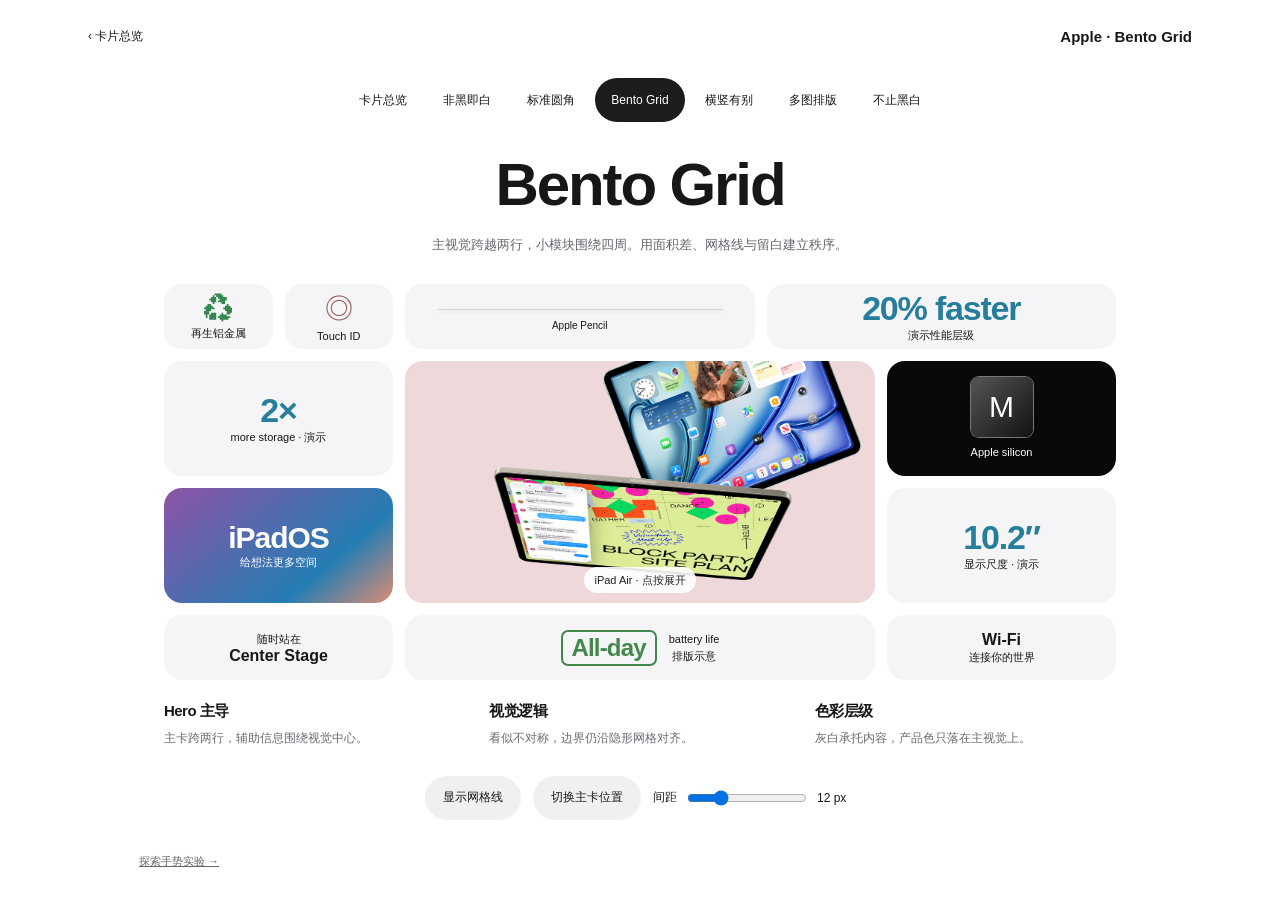
<file: skills/upstream/finesse-ui/examples/apple-bento.html>
<!doctype html><html lang="zh-CN"><head><meta charset="utf-8"><meta name="viewport" content="width=device-width,initial-scale=1,viewport-fit=cover"><title>Apple · bento</title><link rel="stylesheet" href="apple/studies.css"><script defer src="lib/gsap.min.js"></script><script defer src="lib/Flip.min.js"></script><script defer src="lib/Draggable.min.js"></script><script defer src="apple/motion.js"></script><script defer src="apple/studies.js"></script><style>/* finesse · register=brand · design-language=apple · apple-mode=editorial · A=neutral · B=system · C=cards · D=feedback · E=clean */
@media(prefers-reduced-motion:reduce){*,*::before,*::after{animation-duration:.01ms!important;transition-duration:.01ms!important;scroll-behavior:auto!important}}
</style></head><body data-study="bento"><div id="app"></div><noscript>请启用 JavaScript 查看交互页面。</noscript></body></html>
</file>
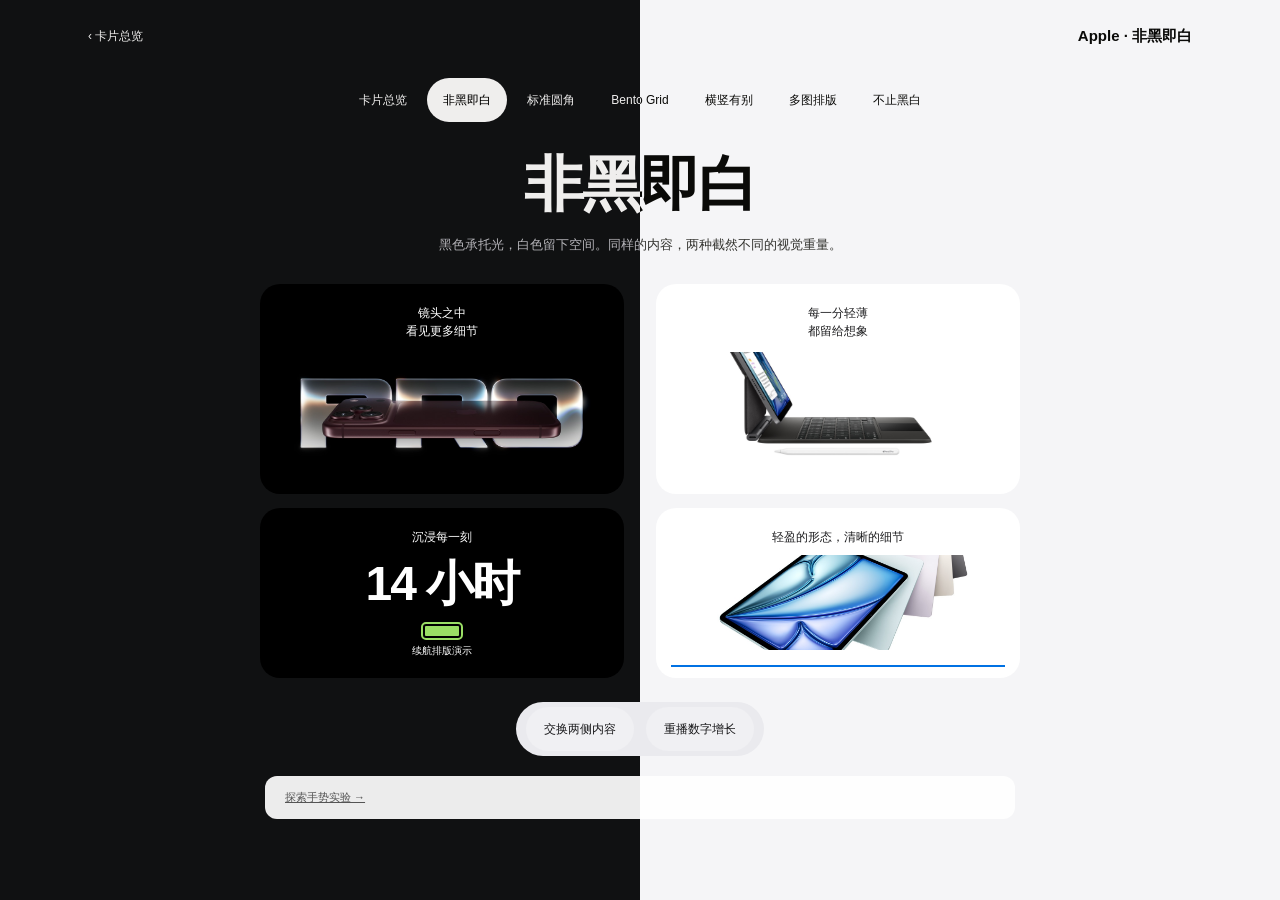
<file: skills/upstream/finesse-ui/examples/apple-contrast.html>
<!doctype html><html lang="zh-CN"><head><meta charset="utf-8"><meta name="viewport" content="width=device-width,initial-scale=1,viewport-fit=cover"><title>Apple · contrast</title><link rel="stylesheet" href="apple/studies.css"><script defer src="lib/gsap.min.js"></script><script defer src="lib/Flip.min.js"></script><script defer src="lib/Draggable.min.js"></script><script defer src="apple/motion.js"></script><script defer src="apple/studies.js"></script><style>/* finesse · register=brand · design-language=apple · apple-mode=editorial · A=neutral · B=system · C=cards · D=feedback · E=clean */
@media(prefers-reduced-motion:reduce){*,*::before,*::after{animation-duration:.01ms!important;transition-duration:.01ms!important;scroll-behavior:auto!important}}
</style></head><body data-study="contrast"><div id="app"></div><noscript>请启用 JavaScript 查看交互页面。</noscript></body></html>
</file>
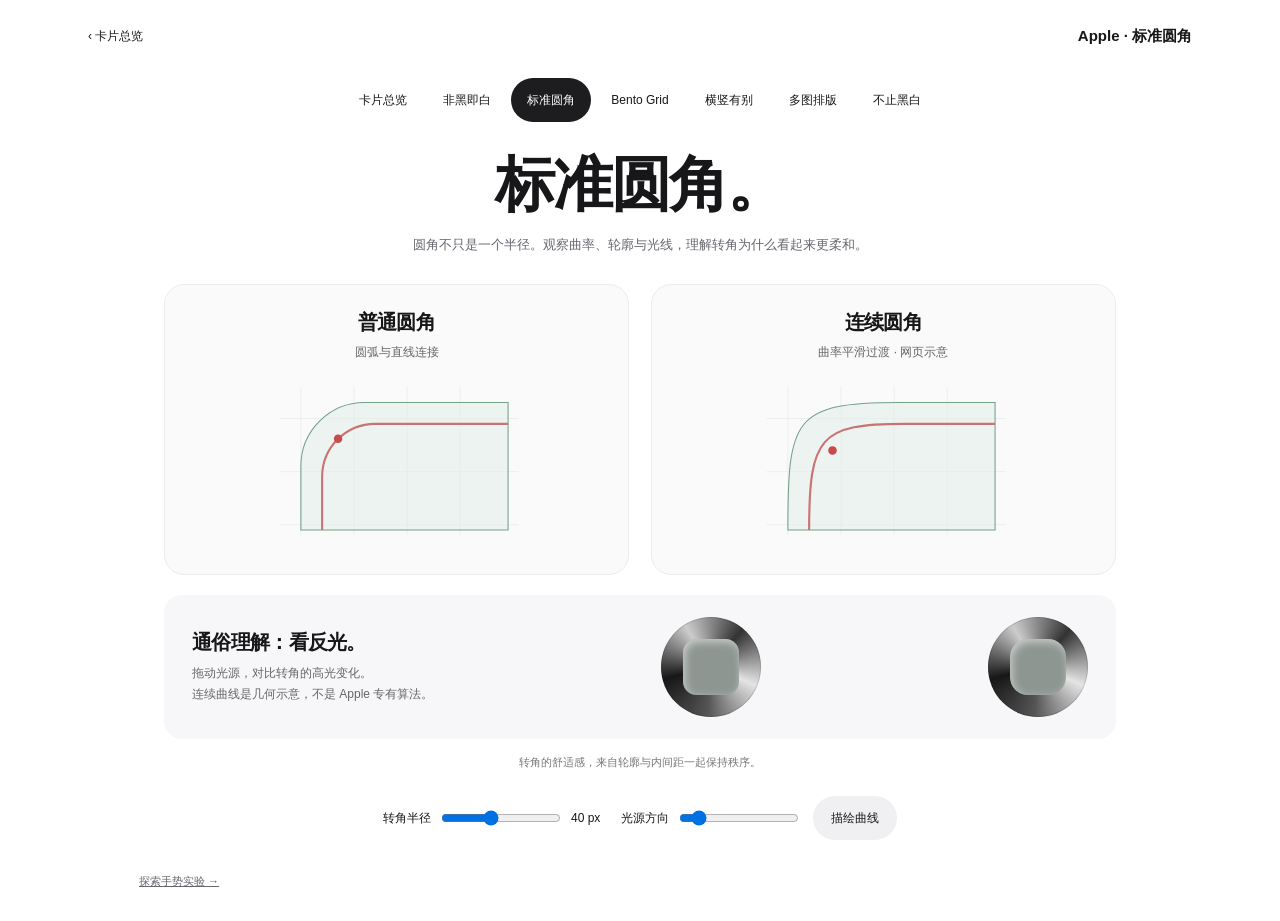
<file: skills/upstream/finesse-ui/examples/apple-corners.html>
<!doctype html><html lang="zh-CN"><head><meta charset="utf-8"><meta name="viewport" content="width=device-width,initial-scale=1,viewport-fit=cover"><title>Apple · corners</title><link rel="stylesheet" href="apple/studies.css"><script defer src="lib/gsap.min.js"></script><script defer src="lib/Flip.min.js"></script><script defer src="lib/Draggable.min.js"></script><script defer src="apple/motion.js"></script><script defer src="apple/studies.js"></script><style>/* finesse · register=brand · design-language=apple · apple-mode=editorial · A=neutral · B=system · C=cards · D=feedback · E=clean */
@media(prefers-reduced-motion:reduce){*,*::before,*::after{animation-duration:.01ms!important;transition-duration:.01ms!important;scroll-behavior:auto!important}}
</style></head><body data-study="corners"><div id="app"></div><noscript>请启用 JavaScript 查看交互页面。</noscript></body></html>
</file>
<file: docs/playground/lab.css>
:root{
  color-scheme:light;
  --paper:#f3f0e7;
  --paper-2:#eae6da;
  --surface:#fbf9f3;
  --ink:#151612;
  --ink-2:#2a2c25;
  --muted:#5f5e55;
  --line:#d2ccbc;
  --line-strong:#a9a293;
  --accent:#ff5a2b;
  --accent-ink:#20140d;
  --accent-text:#b8360f;
  --accent-display:#f24e1f;
  --mint-text:var(--mint);
  --accent-on-inverse:var(--accent);
  --lilac:#c7b7ff;
  --mint:#c9ef6f;
  --sky:#a9d6ff;
  --stage:#11130f;
  --chrome:#d8d2c3;
  --focus:#2f5fcc;
  --pad:max(24px,4vw);
  --mono:"SFMono-Regular",Consolas,"Liberation Mono",Menlo,monospace;
  --sans:"PingFang SC","Microsoft YaHei","Noto Sans SC",Arial,sans-serif;
  --display:"Arial Black","PingFang SC","Microsoft YaHei",sans-serif;
  --ease:cubic-bezier(.22,.75,.25,1);
  --spring:cubic-bezier(.16,1.3,.3,1);
}
[data-theme=dark]{
  color-scheme:dark;
  --paper:#161712;
  --paper-2:#1e2019;
  --surface:#24261f;
  --ink:#f1eee3;
  --ink-2:#dedacd;
  --muted:#a8a497;
  --line:#3b3d34;
  --line-strong:#66695b;
  --accent:#ff7a4d;
  --accent-ink:#24140c;
  --accent-text:#ff7a4d;
  --accent-display:#ff7a4d;
  --mint-text:#3f6a00;
  --accent-on-inverse:#b8360f;
  --lilac:#a995f5;
  --mint:#b9de63;
  --sky:#8ec4f0;
  --stage:#0c0d0a;
  --chrome:#2b2d26;
  --focus:#a9c8ff;
}
*{box-sizing:border-box}
html{scroll-behavior:smooth;scroll-padding-top:86px}
body{margin:0;background:var(--paper);color:var(--ink);font:16px/1.65 var(--sans);-webkit-font-smoothing:antialiased}
button,input,textarea{font:inherit;color:inherit}
button{cursor:pointer;border:0;background:none}
a{color:inherit;text-decoration:none}
a,button{ touch-action:manipulation}
a:focus-visible,button:focus-visible,input:focus-visible,textarea:focus-visible,[tabindex]:focus-visible{outline:3px solid var(--focus);outline-offset:3px}
h1,h2,h3,p,dl,dd,dt,ol,ul{margin:0}
ol,ul{padding:0;list-style:none}
.skip{position:fixed;left:16px;top:-90px;z-index:200;background:var(--accent);color:var(--accent-ink);padding:12px 16px;font-weight:800}
.skip:focus{top:16px}
.sr-only{position:absolute;width:1px;height:1px;overflow:hidden;clip:rect(0,0,0,0);white-space:nowrap}
.kicker{font:11px/1.5 var(--mono);letter-spacing:.14em;text-transform:uppercase;color:var(--accent-text)}
.section-head{display:grid;grid-template-columns:minmax(0,1.1fr) minmax(280px,.72fr);gap:60px;align-items:end;margin-bottom:46px}
.section-head h2{font:900 clamp(46px,6.2vw,104px)/1.02 var(--display);letter-spacing:-.055em;margin-top:14px}
.section-head>p{font-size:16px;line-height:1.75;color:var(--muted);max-width:46ch;padding-bottom:10px}

/* ---------- nav ---------- */
.site-nav{position:sticky;top:0;z-index:60;display:flex;align-items:center;justify-content:space-between;gap:24px;padding:18px var(--pad);background:color-mix(in srgb,var(--paper) 90%,transparent);backdrop-filter:blur(14px);border-bottom:1px solid var(--line)}
.wordmark{font:900 21px/1 var(--display);letter-spacing:-1px;white-space:nowrap}
.wordmark>span{display:inline-block;color:var(--accent);font-size:29px;transform:translateY(4px);margin-left:4px}
.site-nav nav{display:flex;gap:30px;font-size:13px;font-weight:600}
.site-nav nav a:hover{text-decoration:underline;text-underline-offset:6px}
.theme-toggle{display:flex;align-items:center;gap:7px;min-width:44px;min-height:44px;padding:0 8px;font-size:23px;border:1px solid var(--line);border-radius:999px}
.theme-label{font:11px/1 var(--mono);letter-spacing:.08em;text-transform:uppercase}
.theme-toggle:hover{background:var(--paper-2)}

/* ---------- hero ---------- */
.hero{position:relative;padding:40px var(--pad) 0;overflow:hidden}
.hero-top{display:flex;align-items:start;justify-content:space-between;gap:30px}
.hero-note{font-size:13px;line-height:1.65;color:var(--muted);text-align:right}
.hero h1{font:900 clamp(62px,10.6vw,172px)/.98 var(--display);letter-spacing:-.065em;margin:26px 0 34px;max-width:12.5em}
.hero h1 span{color:var(--accent-display)}
.hero-bottom{display:flex;align-items:end;justify-content:space-between;gap:40px;max-width:1180px}
.hero-lede{font-size:19px;line-height:1.8;max-width:52ch}
.hero-cta{display:flex;align-items:center;gap:26px;font-weight:800;white-space:nowrap;border-bottom:2px solid var(--ink);padding-bottom:7px}
.hero-cta span{font-size:25px;line-height:1}
.hero-cta:hover{color:var(--accent);border-color:var(--accent)}
.hero-stats{display:grid;grid-template-columns:repeat(4,1fr);gap:0;margin:64px 0 0;border-top:1px solid var(--line-strong);border-bottom:1px solid var(--line-strong)}
.hero-stats>div{position:relative;padding:22px 24px 24px;border-right:1px solid var(--line)}
.hero-stats>div:first-child{padding-left:0}
.hero-stats>div:last-child{border-right:0}
.hero-stats dt{font:10px/1.4 var(--mono);letter-spacing:.16em;text-transform:uppercase;color:var(--muted)}
.hero-stats dd{font:900 clamp(42px,5.4vw,82px)/1 var(--display);letter-spacing:-.05em;margin:8px 0 6px}
.hero-stats dd.stat-note{font:inherit;letter-spacing:normal;margin:0;font-size:12px;line-height:1.55;color:var(--muted);max-width:18ch}
.hero-tape{display:flex;gap:34px;align-items:center;white-space:nowrap;margin:42px calc(var(--pad)*-1) 0;padding:11px 0;border-top:1px solid var(--ink);border-bottom:1px solid var(--ink);font:700 15px/1 var(--mono);letter-spacing:.02em;transform:rotate(-1.4deg);background:var(--mint);color:#1b1d15;overflow:hidden}
.hero-tape i{font-style:normal;color:var(--accent)}
.hero-tape span{animation:tape 22s linear infinite}
@keyframes tape{from{transform:translateX(0)}to{transform:translateX(-520px)}}

/* ---------- playground ---------- */
.playground{padding:104px var(--pad) 96px}
.category-switch{display:grid;grid-template-columns:1fr 1fr;gap:14px;margin-bottom:20px}
.category-button{position:relative;display:grid;grid-template-columns:auto 1fr auto;grid-template-areas:"en cn count" "note note count";align-items:center;gap:2px 18px;text-align:left;padding:20px 22px;min-height:104px;border:1px solid var(--line-strong);background:var(--surface);transition:background .25s var(--ease),color .25s var(--ease),transform .25s var(--ease)}
.category-button:hover{transform:translateY(-2px)}
.category-en{grid-area:en;font:11px/1 var(--mono);letter-spacing:.14em;color:var(--muted)}
.category-cn{grid-area:cn;font:900 clamp(26px,3vw,40px)/1.05 var(--display);letter-spacing:-.03em}
.category-note{grid-area:note;font-size:12px;color:var(--muted);margin-top:7px}
.category-count{grid-area:count;font:900 48px/1 var(--display);letter-spacing:-.04em;color:var(--muted)}
.category-button[aria-pressed=true]{background:var(--ink);color:var(--paper);border-color:var(--ink)}
.category-button[aria-pressed=true] .category-en,.category-button[aria-pressed=true] .category-note{color:color-mix(in srgb,var(--paper) 68%,transparent)}
.category-button[aria-pressed=true] .category-count{color:var(--accent-on-inverse)}
.playground-grid{display:grid;grid-template-columns:330px minmax(0,1fr) 320px;gap:16px;align-items:start}
.library,.detail{border:1px solid var(--line-strong);background:var(--surface)}
.library{display:flex;flex-direction:column;min-height:0}
.library-head{display:flex;align-items:center;gap:10px;padding:12px;border-bottom:1px solid var(--line)}
.search-field{display:flex;align-items:center;gap:8px;flex:1;border:1px solid var(--line);background:var(--paper);padding:0 10px;min-height:44px}
.search-field:focus-within{outline:3px solid var(--focus);outline-offset:3px}.search-field span{font-size:19px;color:var(--muted)}
.search-field input{width:100%;border:0;background:none;outline:0;min-width:0;font-size:13px}
.library-count{font:11px/1 var(--mono);color:var(--muted);white-space:nowrap}
.family-strip{display:flex;gap:6px;overflow-x:auto;padding:10px 12px;border-bottom:1px solid var(--line);scrollbar-width:thin}
.family-chip{white-space:nowrap;padding:7px 10px;font-size:11px;border:1px solid var(--line);background:var(--paper);border-radius:999px;min-height:32px}
.family-chip[aria-pressed=true]{background:var(--ink);color:var(--paper);border-color:var(--ink)}
.prompt-list>li{display:contents}.prompt-list{list-style:none;margin:0;padding:0;overflow-y:auto;max-height:632px;overscroll-behavior:contain}
.prompt-row{display:grid;grid-template-columns:34px minmax(0,1fr);gap:6px;width:100%;text-align:left;padding:12px 12px 12px 10px;border-bottom:1px solid var(--line);background:none;min-height:64px}
.prompt-row .pr-index{font:10px/1.6 var(--mono);color:var(--muted)}
.prompt-row strong{display:block;font-size:13.5px;line-height:1.45;letter-spacing:-.01em}
.prompt-row small{display:block;font-size:11px;line-height:1.5;color:var(--muted);margin-top:4px;overflow:hidden;display:-webkit-box;-webkit-line-clamp:2;-webkit-box-orient:vertical}
.prompt-row:hover{background:var(--paper-2)}
.prompt-row[aria-current=true]{background:var(--accent);color:var(--accent-ink)}
.prompt-row[aria-current=true] .pr-index,.prompt-row[aria-current=true] small{color:color-mix(in srgb,var(--accent-ink) 90%,transparent)}
.library-empty{padding:26px 16px;font-size:13px;color:var(--muted)}
.stage-column{min-width:0}
.stage-head{display:flex;align-items:end;justify-content:space-between;gap:16px;padding:0 2px 12px}
.stage-family{font:10px/1.5 var(--mono);letter-spacing:.14em;text-transform:uppercase;color:var(--muted)}
.stage-head h3{font:900 clamp(22px,2.6vw,32px)/1.15 var(--display);letter-spacing:-.03em;margin-top:2px}
.stage-tools{display:flex;gap:6px}
.icon-button{display:grid;place-items:center;width:44px;height:44px;border:1px solid var(--line-strong);background:var(--surface);font-size:19px}
.icon-button:hover{background:var(--ink);color:var(--paper)}
.stage-shell{position:relative;background:var(--chrome);border:1px solid var(--line-strong);min-height:640px;overflow:hidden}
.browser-bar{display:flex;align-items:center;gap:6px;height:34px;padding:0 12px;border-bottom:1px solid var(--line-strong);background:var(--surface);font:10px/1 var(--mono);color:var(--muted)}
.browser-bar i{width:8px;height:8px;border-radius:50%;background:var(--line-strong)}
.browser-bar span{margin-left:10px;white-space:nowrap;overflow:hidden;text-overflow:ellipsis}
.phone-bar{display:none}
.stage{position:relative;background:var(--stage);color:#f2efe5;min-height:606px;overflow:hidden}
.stage-shell[data-frame=app]{width:min(100%,404px);margin:18px auto;border-radius:32px;border:8px solid #20221c;min-height:0;background:#20221c}
.stage-shell[data-frame=app] .browser-bar{display:none}
.stage-shell[data-frame=app] .phone-bar{display:flex;align-items:center;justify-content:space-between;height:34px;padding:0 20px;background:#0b0c09;color:#dedacd;font:10px/1 var(--mono)}
.stage-shell[data-frame=app] .phone-bar i{width:74px;height:18px;border-radius:0 0 12px 12px;background:#20221c;margin-top:-1px}
.stage-shell[data-frame=app] .stage{min-height:606px;height:606px;border-radius:0 0 24px 24px;overflow-y:auto;overscroll-behavior:contain}
.stage-shell[data-frame=web] .phone-bar{display:none}
.stage-shell[data-frame=web] .stage{min-height:606px;height:606px;overflow-y:auto;overscroll-behavior:contain}
.stage-caption{display:flex;justify-content:space-between;gap:14px;padding:10px 2px 0;font-size:11.5px;line-height:1.5;color:var(--muted)}
.stage-caption span:last-child{white-space:nowrap;color:var(--muted)}
.detail{padding:17px}
.detail-kicker{font:10px/1.5 var(--mono);letter-spacing:.14em;color:var(--muted)}
.detail-kicker span{color:var(--accent-text)}
.detail h3{font:900 23px/1.2 var(--display);letter-spacing:-.025em;margin:5px 0 8px}
.detail-summary{font-size:12.5px;line-height:1.65;color:var(--muted)}
.detail-tags{display:flex;flex-wrap:wrap;gap:5px;margin:12px 0}
.detail-tags span{font-size:10px;padding:4px 7px;border:1px solid var(--line);background:var(--paper);border-radius:999px}
.prompt-block{border-top:1px solid var(--line);border-bottom:1px solid var(--line);padding:13px 0;margin:4px 0 14px}
.prompt-block-label{font:10px/1.5 var(--mono);letter-spacing:.08em;color:var(--muted);margin-bottom:6px}
.prompt-block p:last-child{font-size:12.5px;line-height:1.72}
.detail-actions{display:flex;flex-wrap:wrap;align-items:center;gap:12px}
.primary-button{display:inline-flex;align-items:center;justify-content:center;gap:10px;min-height:44px;padding:10px 15px;background:var(--accent);color:var(--accent-ink);font-size:12.5px;font-weight:800;border:1px solid var(--accent);transition:transform .2s var(--ease),background .2s}
.primary-button:hover{transform:translateY(-2px);background:var(--mint);border-color:var(--mint);color:#1b1d15}
.secondary-button{display:inline-flex;align-items:center;justify-content:center;gap:8px;min-height:44px;padding:10px 15px;background:var(--surface);color:var(--ink);font-size:12.5px;font-weight:700;border:1px solid var(--line-strong)}
.secondary-button:hover{background:var(--ink);color:var(--paper)}
.text-link{font-size:11px;text-decoration:underline;text-underline-offset:4px;color:var(--muted)}
.acceptance{margin-top:16px;border-top:1px solid var(--line);padding-top:12px}
.acceptance ul{display:grid;gap:5px;margin-top:6px}
.acceptance li{position:relative;padding-left:15px;font-size:11.5px;line-height:1.55}
.acceptance li::before{content:"✓";position:absolute;left:0;color:var(--accent);font-weight:900}
.skill-chips{display:flex;flex-wrap:wrap;gap:5px;margin-top:13px}
.skill-chips a{font:9.5px/1.4 var(--mono);padding:4px 6px;border:1px solid var(--line);color:var(--muted);background:var(--paper)}
.skill-chips a:hover{border-color:var(--accent);color:var(--ink)}
.playground-foot{margin-top:18px;font-size:11.5px;color:var(--muted);max-width:90ch}

/* ---------- composer ---------- */
.composer{background:var(--ink);color:var(--paper);padding:100px var(--pad)}
.composer .kicker{color:var(--mint-text)}
.composer .section-head>p{color:color-mix(in srgb,var(--paper) 70%,transparent)}
.composer-grid{display:grid;grid-template-columns:minmax(0,1.05fr) minmax(0,.95fr);gap:22px;align-items:stretch}
.composer-input,.composer-output{border:1px solid color-mix(in srgb,var(--paper) 26%,transparent);padding:22px;background:color-mix(in srgb,var(--paper) 5%,transparent)}
.composer-input label{display:block;font:900 22px/1.3 var(--display);letter-spacing:-.02em;margin-bottom:12px}
.composer-input textarea{width:100%;resize:vertical;min-height:150px;padding:14px;border:1px solid color-mix(in srgb,var(--paper) 30%,transparent);background:var(--paper);color:#1b1d15;font-size:14px;line-height:1.7}
.example-row{display:flex;flex-wrap:wrap;gap:6px;margin:12px 0 16px}
.example-chip{padding:7px 10px;border:1px solid color-mix(in srgb,var(--paper) 32%,transparent);font-size:11px;color:var(--paper);min-height:34px}
.example-chip:hover{background:var(--mint);color:#1b1d15;border-color:var(--mint)}
.composer-actions{display:flex;align-items:center;justify-content:space-between;gap:16px}
.composer-actions p{font:11px/1 var(--mono);color:color-mix(in srgb,var(--paper) 76%,transparent)}
.composer-output{display:flex;flex-direction:column;min-height:100%}
.composer-output .detail-kicker{color:var(--mint-text)}
.composer-output h3{font:900 clamp(24px,3vw,36px)/1.15 var(--display);letter-spacing:-.03em;margin:6px 0 10px}
.compose-empty{font-size:12.5px;line-height:1.7;color:color-mix(in srgb,var(--paper) 62%,transparent);max-width:40ch}
.compose-result{margin-top:4px}
.compose-label{font:10px/1.5 var(--mono);letter-spacing:.08em;color:var(--mint-text);margin-bottom:6px}
.compose-text{font-size:13px;line-height:1.78;white-space:pre-wrap;border-top:1px solid color-mix(in srgb,var(--paper) 24%,transparent);border-bottom:1px solid color-mix(in srgb,var(--paper) 24%,transparent);padding:12px 0;margin-bottom:12px}
.composer-output .primary-button{background:var(--mint);border-color:var(--mint);color:#1b1d15}
.composer-output .secondary-button{background:transparent;color:var(--paper);border-color:color-mix(in srgb,var(--paper) 40%,transparent)}
.composer-output .secondary-button:hover{background:var(--paper);color:var(--ink)}
.compose-matches{display:grid;gap:6px;margin-top:14px}
.compose-match{display:grid;grid-template-columns:24px minmax(0,1fr);gap:8px;align-items:center;font-size:11px;line-height:1.5;border-top:1px solid color-mix(in srgb,var(--paper) 18%,transparent);padding-top:7px;color:color-mix(in srgb,var(--paper) 78%,transparent)}
.compose-match b{font:10px/1 var(--mono);color:var(--mint)}
.composer-foot{margin-top:16px;font-size:11px;line-height:1.6;color:color-mix(in srgb,var(--paper) 76%,transparent)}

/* ---------- coverage ---------- */
.coverage{padding:100px var(--pad)}
.skill-grid{display:grid;grid-template-columns:repeat(3,1fr);gap:12px}
.skill-card{position:relative;border:1px solid var(--line-strong);background:var(--surface);padding:18px;min-height:170px;display:flex;flex-direction:column;gap:7px;transition:transform .25s var(--ease),background .25s,color .25s}
.skill-card:hover{transform:translateY(-4px);background:var(--ink);color:var(--paper)}
.skill-card .sc-top{display:flex;justify-content:space-between;gap:10px;font:10px/1.4 var(--mono);color:var(--muted)}
.skill-card:hover .sc-top{color:color-mix(in srgb,var(--paper) 65%,transparent)}
.skill-card h3{font:900 20px/1.25 var(--display);letter-spacing:-.02em}
.skill-card p{font-size:11.5px;line-height:1.6;color:var(--muted)}
.skill-card:hover p{color:color-mix(in srgb,var(--paper) 72%,transparent)}
.skill-card .sc-count{margin-top:auto;font:10px/1 var(--mono);color:var(--accent-text)}
.skill-card.upstream{background:var(--paper-2)}
.skill-card.prompt-playbook,.skill-card.workflow{background:var(--lilac);color:#1e1830}
.skill-card.prompt-playbook p,.skill-card.prompt-playbook .sc-top,.skill-card.workflow p,.skill-card.workflow .sc-top{color:#3a2f5c}.skill-card.prompt-playbook .sc-count,.skill-card.workflow .sc-count{color:#1e1830}
.coverage-actions{display:flex;gap:12px;flex-wrap:wrap;margin-top:20px}

/* ---------- archive ---------- */
.archive{padding:100px var(--pad) 110px;background:var(--paper-2)}
.archive-grid{display:grid;grid-template-columns:1.2fr 1fr .9fr;gap:14px}
.archive-card{display:flex;flex-direction:column;gap:10px;min-height:250px;padding:22px;border:1px solid var(--line-strong);background:var(--surface);transition:transform .25s var(--ease)}
.archive-card:hover{transform:translateY(-5px)}
.archive-kicker{font:10px/1.4 var(--mono);letter-spacing:.12em;color:var(--muted)}
.archive-card strong{font:900 clamp(26px,3.2vw,40px)/1.06 var(--display);letter-spacing:-.04em}
.archive-card>span:not(.archive-kicker){font-size:12px;line-height:1.65;color:var(--muted);max-width:36ch}
.archive-card b{margin-top:auto;font-size:12px;text-decoration:underline;text-underline-offset:5px}
.archive-showcase{background:var(--mint);color:#1b1d15}
.archive-showcase .archive-kicker,.archive-showcase>span:not(.archive-kicker){color:#4a5230}
.archive-atlas{background:var(--ink);color:var(--paper)}
.archive-atlas .archive-kicker{color:var(--mint-text)}
.archive-atlas>span:not(.archive-kicker){color:color-mix(in srgb,var(--paper) 68%,transparent)}

/* ---------- footer ---------- */
.site-footer{display:flex;align-items:center;justify-content:space-between;gap:30px;padding:36px var(--pad);border-top:1px solid var(--line-strong);font-size:12px;color:var(--muted)}
.site-footer p{line-height:1.65}
.site-footer>a:not(.wordmark){text-decoration:underline;text-underline-offset:5px;white-space:nowrap}

/* ---------- shared scene primitives ---------- */
.scene{position:relative;min-height:100%;padding:18px;font-family:var(--sans);color:#ece9df}
.scene *{box-sizing:border-box}
.scene h4,.scene h5,.scene p{margin:0}
.scene button{color:inherit}
.scene .scene-head{display:flex;align-items:end;justify-content:space-between;gap:12px;margin-bottom:14px}
.scene .scene-kicker{font:9px/1.5 var(--mono);letter-spacing:.14em;color:#9d9a8f;text-transform:uppercase}
.scene .scene-title{font:900 20px/1.15 var(--display);letter-spacing:-.03em}
.scene .scene-note{font-size:11px;line-height:1.55;color:#a9a69b}
.scene .scene-status{font:10px/1.5 var(--mono);color:#c9ef6f;min-height:15px}
.scene .scene-grid{display:grid;gap:10px}
.scene .mini-card{background:#f3f0e7;color:#1a1b16;border-radius:14px;padding:14px;position:relative;overflow:hidden}
.scene .dark-card{background:#24261f;border:1px solid #3b3d34;border-radius:14px;padding:14px;position:relative}
.scene .mono{font-family:var(--mono)}
.scene .muted{color:#8f8c81}
.scene .accent{color:#ff7a4d}
.scene .pill{display:inline-flex;align-items:center;gap:6px;border-radius:999px;padding:5px 9px;font-size:10px;line-height:1;border:1px solid #4a4c42}
.scene .bubble{border-radius:12px;background:#2c2f27;border:1px solid #46493e}
.scene .stage-action{min-height:44px;padding:10px 13px;border-radius:10px;background:#f3f0e7;color:#1a1b16;font-size:12px;font-weight:700}
.scene .stage-action.ghost{background:transparent;color:#ece9df;border:1px solid #56594c}
.scene .stage-action.accent{background:#ff7a4d;color:#24140c}
.scene .stage-action:disabled{opacity:.45;cursor:not-allowed}
.scene .scene-scroll{overflow:auto;overscroll-behavior:contain;scrollbar-width:thin}
.scene .sr{position:absolute;width:1px;height:1px;overflow:hidden;clip:rect(0,0,0,0)}
.scene .focus-ring{outline:2px solid #c9ef6f;outline-offset:2px}
.scene .thumb{-webkit-user-select:none;user-select:none;touch-action:none}

/* ---------- responsive ---------- */
@media(max-width:1260px){
  .playground-grid{grid-template-columns:300px minmax(0,1fr)}
  .detail{grid-column:1/-1;display:grid;grid-template-columns:1fr 1.2fr 1fr;gap:18px;padding:18px}
  .detail>h3,.detail>p,.detail>div{min-width:0}
  .detail-tags{margin:0}
  .prompt-block{margin:0}
  .acceptance{margin:0;border-top:0;padding-top:0}
  .skill-chips{margin:0;align-content:start}
}
@media(max-width:980px){
  .site-nav nav{display:none}
  .hero-stats{grid-template-columns:1fr 1fr}
  .hero-stats>div:nth-child(2){border-right:0}
  .hero-stats>div:nth-child(n+3){border-top:1px solid var(--line)}
  .hero-stats>div:first-child{padding-left:24px}
  .section-head{grid-template-columns:1fr;gap:20px}
  .section-head>p{padding-bottom:0}
  .playground-grid{grid-template-columns:1fr}
  .library{order:1}
  .stage-column{order:2}
  .detail{order:3;grid-template-columns:1fr 1fr}
  .prompt-list{display:flex;overflow-x:auto;overflow-y:hidden;max-height:none;scroll-snap-type:x mandatory}
  .prompt-row{flex:0 0 250px;border-right:1px solid var(--line);scroll-snap-align:start}
  .composer-grid{grid-template-columns:1fr}
  .skill-grid{grid-template-columns:1fr 1fr}
  .archive-grid{grid-template-columns:1fr 1fr}
}
@media(max-width:640px){
  :root{--pad:18px}
  .hero{padding-top:24px}
  .hero h1{font-size:clamp(48px,13vw,84px);letter-spacing:-.06em;margin-top:20px}
  .hero-top{display:block}
  .hero-note{text-align:left;margin-top:10px}
  .hero-bottom{display:block}
  .hero-lede{font-size:15px}
  .hero-cta{margin-top:22px;display:inline-flex}
  .hero-stats{margin-top:38px}
  .hero-stats>div{padding:16px 14px}
  .hero-stats dd{font-size:46px}
  .hero-tape{margin-top:28px;font-size:12px;gap:22px}
  .playground,.coverage,.archive,.composer{padding-top:70px;padding-bottom:70px}
  .category-switch{gap:8px}
  .category-button{grid-template-columns:1fr;grid-template-areas:"en" "cn" "note";padding:14px;min-height:130px}
  .category-count{position:absolute;right:12px;top:10px;font-size:34px}
  .category-en{font-size:9px}
  .category-cn{font-size:24px;margin-top:4px}
  .category-note{font-size:10px;margin-top:4px}
  .detail{grid-template-columns:1fr}
  .stage-shell[data-frame=app]{width:100%;margin:8px auto;border-width:5px;border-radius:24px}
  .stage-shell[data-frame=app] .stage{height:650px;min-height:650px}
  .stage-shell[data-frame=web] .stage{height:650px;min-height:650px}
  .stage-caption{display:block}
  .stage-caption span{display:block}
  .stage-caption span:last-child{margin-top:4px}
  .skill-grid{grid-template-columns:1fr}
  .archive-grid{grid-template-columns:1fr}
  .site-footer{display:block}
  .site-footer p{margin:16px 0}
  .theme-label{display:none}
}
@media(prefers-reduced-motion:reduce){
  html{scroll-behavior:auto}
  *,*::before,*::after{animation-duration:.001ms!important;animation-iteration-count:1!important;transition-duration:.001ms!important}
  .hero-tape span{animation:none}
}

/* ============================================================
   SCENE 01 — THEME REVEAL
   ============================================================ */
.tr-scene .scene-body{display:grid;place-items:center;padding:16px 0 8px}
.tr-phone{position:relative;width:min(100%,330px);height:468px;border-radius:30px;overflow:hidden;background:var(--tr-bg,#f3f0e7);color:var(--tr-fg,#1a1b16);box-shadow:0 26px 60px rgba(0,0,0,.34);transition:background .2s,color .2s;cursor:pointer}
.tr-phone[data-mode=light]{--tr-bg:#f3f0e7;--tr-fg:#1a1b16;--tr-card:#fffdf7;--tr-muted:#6b6a60;--tr-line:#d7d1c1}
.tr-phone[data-mode=dark]{--tr-bg:#171813;--tr-fg:#f0ede2;--tr-card:#24261f;--tr-muted:#a8a497;--tr-line:#3b3d34}
.tr-screen{position:relative;z-index:2;height:100%;padding:22px 22px 26px;display:flex;flex-direction:column}
.tr-meta{display:flex;justify-content:space-between;font:10px/1 var(--mono);color:var(--tr-muted)}
.tr-avatar{width:45px;height:45px;border-radius:50%;background:var(--tr-card);border:1px solid var(--tr-line);margin:30px 0 14px;display:grid;place-items:center}
.tr-avatar span{display:block;width:17px;height:17px;border-radius:50%;background:var(--tr-fg);opacity:.85}
.tr-screen h5{font:900 30px/1.08 var(--display);letter-spacing:-.045em}
.tr-sub{font-size:12px;color:var(--tr-muted);margin-top:6px}
.tr-tiles{display:grid;grid-template-columns:1fr 1fr;gap:9px;margin-top:24px}
.tr-tile{background:var(--tr-card);border:1px solid var(--tr-line);border-radius:14px;padding:13px;display:flex;flex-direction:column;gap:2px}
.tr-tile b{font:900 28px/1 var(--display);letter-spacing:-.04em}
.tr-tile span{font-size:10px;color:var(--tr-muted)}
.tr-tile i{display:block;height:4px;background:var(--tr-line);border-radius:2px;margin-top:12px;position:relative;overflow:hidden}
.tr-tile i::after{content:"";position:absolute;inset:0;width:var(--w);background:#ff7a4d;border-radius:2px}
.tr-rows{margin-top:18px;border-top:1px solid var(--tr-line)}
.tr-row{display:flex;justify-content:space-between;padding:12px 0;border-bottom:1px solid var(--tr-line);font-size:12px}
.tr-row em{font-style:normal;color:var(--tr-muted);font-family:var(--mono);font-size:10px}
.tr-switch{margin-top:auto;display:flex;align-items:center;gap:10px;min-height:44px;padding:0;font-size:11px;color:var(--tr-fg);width:max-content;position:relative;z-index:3}
.tr-switch em{font-style:normal}
.tr-knob{width:46px;height:27px;border-radius:999px;background:var(--tr-line);position:relative;transition:background .25s}
.tr-knob::after{content:"";position:absolute;left:3px;top:3px;width:21px;height:21px;border-radius:50%;background:var(--tr-card);transition:transform .28s var(--spring)}
.tr-switch[aria-checked=true] .tr-knob{background:#ff7a4d}
.tr-switch[aria-checked=true] .tr-knob::after{transform:translateX(19px);background:#24140c}
.tr-ripple{position:absolute;inset:0;z-index:4;pointer-events:none;clip-path:circle(0px at 50% 50%)}
.tr-tapnote{position:absolute;right:16px;bottom:18px;z-index:2;font:9px/1 var(--mono);letter-spacing:.1em;color:var(--tr-muted);pointer-events:none;opacity:.75}

/* ============================================================
   SCENE 02 — SORT LAB
   ============================================================ */
.sort-wrap{max-width:360px;margin:0 auto;background:#f3f0e7;color:#1a1b16;border-radius:18px;padding:12px;min-height:380px}
.sort-zone-label{font:9px/1 var(--mono);letter-spacing:.14em;text-transform:uppercase;color:#7b776b;padding:6px 5px 8px}
.sort-list{display:flex;flex-direction:column;gap:8px;min-height:6px}
.sort-row{display:flex;align-items:center;gap:10px;background:#fffdf7;border:1px solid #d7d1c1;border-radius:12px;padding:10px 11px;height:58px;cursor:grab;position:relative;z-index:1;transition:transform .26s cubic-bezier(.16,1.3,.3,1),box-shadow .2s,opacity .2s;touch-action:none;user-select:none}
.sort-row:active{cursor:grabbing}
.sort-row.dragging{z-index:5;box-shadow:0 18px 36px rgba(20,20,15,.25);cursor:grabbing;transition:none;border-color:#ff7a4d}
.sort-row.drop-target{opacity:.55}
.sort-grip{color:#a9a294;font-size:16px;line-height:1}
.sort-copy{flex:1;min-width:0;display:flex;flex-direction:column;gap:1px}
.sort-copy strong{font-size:13px;line-height:1.3}
.sort-copy small{font-size:10px;color:#7b776b}
.sort-star{color:#b4ad9d;font-size:15px;transition:color .2s,transform .2s}
.sort-row.dragging .sort-star{color:#ff7a4d}
.sort-fixed .sort-row{background:#fff6e7;border-color:#e1c9a2}
.sort-divider{border-top:2px dashed #c8c1b1;margin:9px 3px 13px;padding-top:5px;font:9px/1.4 var(--mono);letter-spacing:.08em;color:#9b9586;text-align:center;transition:color .2s,border-color .2s}
.sort-divider.live{border-color:#ff5a2b;color:#b83d18}
.sort-empty{border:1px dashed #c8c1b1;border-radius:10px;padding:10px;font-size:10px;color:#9b9586;text-align:center}
.snap-stage{position:relative;max-width:390px;height:330px;margin:6px auto 0;background:#1d1f19;border:1px solid #3b3d34;border-radius:18px;overflow:hidden;touch-action:none;outline-offset:4px}
.snap-stage::before{content:"";position:absolute;inset:0;background-image:linear-gradient(#2c2f27 1px,transparent 1px),linear-gradient(90deg,#2c2f27 1px,transparent 1px);background-size:34px 34px;opacity:.7}
.snap-guide{position:absolute;top:0;bottom:0;width:1px;border-left:1px dashed #56594c}
.snap-guide[data-x="24"]{left:24%}.snap-guide[data-x="50"]{left:50%}.snap-guide[data-x="76"]{left:76%}
.snap-guide.live{border-color:#c9ef6f;box-shadow:0 0 0 1px #c9ef6f,0 0 18px rgba(201,239,111,.5)}
.snap-block{position:absolute;width:74px;height:74px;margin:0;transform:translate(-50%,-50%);background:#ff7a4d;color:#24140c;border-radius:14px;display:grid;place-items:center;font:800 12px/1 var(--mono);cursor:grab;box-shadow:0 12px 28px rgba(0,0,0,.35);transition:box-shadow .2s;z-index:2;touch-action:none}
.snap-block.dragging{cursor:grabbing;box-shadow:0 22px 44px rgba(0,0,0,.5)}
.snap-hint{position:absolute;left:14px;bottom:12px;font:9px/1.4 var(--mono);color:#9d9a8f;pointer-events:none}

/* ============================================================
   SCENE 03 — FEEDBACK LAB
   ============================================================ */
.fb-card{max-width:370px;margin:0 auto;background:#f3f0e7;color:#1a1b16;border-radius:18px;padding:15px;min-height:300px}
.fb-head{display:flex;align-items:center;justify-content:space-between;gap:12px;padding-bottom:10px;border-bottom:1px solid #ddd7c8;font-size:12px;font-weight:800}
.fb-list{display:flex;flex-direction:column;gap:7px;margin-top:11px}
.check-row{display:flex;align-items:center;gap:10px;min-height:48px;padding:0 10px;border:1px solid #ddd7c8;border-radius:10px;background:#fffdf7;font-size:12px;text-align:left}
.check-box{display:grid;place-items:center;width:21px;height:21px;border:1.5px solid #b9b2a3;border-radius:6px;font-size:11px;color:transparent;transition:background .2s,color .2s,border-color .2s}
.check-row[aria-checked=true]{border-color:#ff7a4d;background:#fff4ed}
.check-row[aria-checked=true] .check-box{background:#ff5a2b;border-color:#ff5a2b;color:#fff}
.check-row small{margin-left:auto;font:9px/1 var(--mono);color:#9b9586}
.check-row.pop{animation:checkPop .3s var(--spring)}
@keyframes checkPop{0%{transform:scale(1)}45%{transform:scale(1.035)}100%{transform:scale(1)}}
.fb-count{margin-top:10px;font:10px/1 var(--mono);color:#7b776b;text-align:right}
.steps-card{padding-top:18px}
.steps-top{display:flex;justify-content:space-between;font-size:12px;font-weight:700}
.steps-top .mono{color:#7b776b;font-weight:400;font-size:10px}
.steps-track{height:7px;border-radius:4px;background:#e3ddd0;margin:13px 0 17px;overflow:hidden}
.steps-track i{display:block;height:100%;width:0;background:#ff5a2b;border-radius:4px}
.steps-dots{display:grid;grid-template-columns:repeat(4,1fr);gap:5px;text-align:center}
.steps-dots span{display:flex;flex-direction:column;align-items:center;gap:5px;font-size:9px;color:#8f8a7c}
.steps-dots b{display:grid;place-items:center;width:25px;height:25px;border-radius:50%;border:1.5px solid #c8c1b1;font:10px/1 var(--mono);transition:background .25s,color .25s,border-color .25s}
.steps-dots span.done{color:#1a1b16}
.steps-dots span.done b{background:#1a1b16;color:#f3f0e7;border-color:#1a1b16}
.fb-actions{display:flex;gap:8px;margin-top:18px}
.fb-actions .stage-action{flex:1;border:1px solid #c8c1b1}
.fb-actions .stage-action.accent{border-color:#ff5a2b}
.fb-note{font-size:10px;line-height:1.55;color:#7b776b;margin-top:13px}
.switch-grid{display:grid;grid-template-columns:1fr 1fr;gap:8px;margin-top:12px}
.switch-row{display:flex;align-items:center;justify-content:space-between;gap:10px;min-height:50px;padding:0 12px;border:1px solid #ddd7c8;border-radius:10px;background:#fffdf7;font-size:12px}
.switch-row i{width:38px;height:22px;border-radius:999px;background:#d4cec0;position:relative;transition:background .2s;flex-shrink:0}
.switch-row i b{position:absolute;left:3px;top:3px;width:16px;height:16px;border-radius:50%;background:#fff;transition:transform .24s var(--spring)}
.switch-row[aria-checked=true] i{background:#ff5a2b}
.switch-row[aria-checked=true] i b{transform:translateX(16px)}
.switch-row.shake{animation:switchShake .36s cubic-bezier(.36,.07,.19,.97)}
@keyframes switchShake{0%,100%{transform:translateX(0)}25%{transform:translateX(-3px)}50%{transform:translateX(3px)}75%{transform:translateX(-2px)}}
.press-stage{display:flex;flex-direction:column;align-items:center;justify-content:center;min-height:330px}
.press-card{width:190px;height:190px;border-radius:22px;background:#fffdf7;border:1px solid #d7d1c1;box-shadow:0 18px 34px rgba(30,28,20,.16);display:flex;flex-direction:column;align-items:center;justify-content:center;gap:7px;transition:transform .18s var(--ease),box-shadow .18s var(--ease)}
.press-card .press-icon{font-size:34px;color:#ff5a2b;line-height:1}
.press-card strong{font-size:15px}
.press-card small{font-size:10px;color:#7b776b}
.press-card.pressed{transform:translateY(2px) scale(.955);box-shadow:0 6px 12px rgba(30,28,20,.12)}
.press-card.release{animation:pressRelease .26s var(--spring)}
@keyframes pressRelease{0%{transform:translateY(2px) scale(.955)}55%{transform:translateY(-3px) scale(1.025)}100%{transform:translateY(0) scale(1)}}
.copy-stage{min-height:300px;display:flex;flex-direction:column;justify-content:center}
.copy-label{font:9px/1 var(--mono);letter-spacing:.12em;color:#7b776b;text-transform:uppercase}
.copy-line{display:flex;align-items:center;justify-content:space-between;gap:10px;border:1px solid #d7d1c1;background:#fffdf7;border-radius:10px;padding:12px;margin-top:8px}
.copy-line code{font:12px/1.4 var(--mono);color:#3c3e35}
.copy-button{width:46px;height:46px;border-radius:10px;background:#1a1b16;color:#f3f0e7;display:grid;place-items:center;perspective:100px}
.copy-face{grid-area:1/1;font-size:18px;line-height:1;transition:transform .32s var(--ease),opacity .2s;backface-visibility:hidden}
.copy-done{transform:rotateX(-90deg);opacity:0;color:#c9ef6f}
.copy-button.copied .copy-idle{transform:rotateX(90deg);opacity:0}
.copy-button.copied .copy-done{transform:rotateX(0);opacity:1}
.copy-button.failed{background:#8e2f1f}
.copy-toast{margin-top:10px;font:10px/1 var(--mono);color:#4d6b16;opacity:0;transform:translateY(4px);transition:opacity .2s,transform .2s}
.copy-toast.show{opacity:1;transform:translateY(0)}
.ring-stage{display:flex;flex-direction:column;align-items:center;justify-content:center;min-height:330px}
.ring-wrap{position:relative;width:156px;height:156px}
.ring-wrap svg{width:100%;height:100%;transform:rotate(-90deg)}
.ring-track{fill:none;stroke:#e3ddd0;stroke-width:9}
.ring-value{fill:none;stroke:#ff5a2b;stroke-width:9;stroke-linecap:round;stroke-dashoffset:301.59;transition:stroke .25s}
.ring-value.over{stroke:#7ba52c}
.ring-center{position:absolute;inset:0;display:grid;place-content:center;text-align:center}
.ring-center b{font:900 38px/1 var(--display);letter-spacing:-.04em}
.ring-center small{font:9px/1 var(--mono);color:#7b776b;margin-top:4px}
.ring-stage input[type=range]{width:100%;margin-top:16px;accent-color:#ff5a2b}
.expand-card{min-height:280px;display:flex;flex-direction:column;align-items:flex-start}
.expand-card .pill{border-color:#c8c1b1;color:#6d675a;margin-bottom:13px}
.expand-clip{max-height:86px;overflow:hidden;transition:max-height .5s var(--ease)}
.expand-card.open .expand-clip{max-height:400px}
.expand-clip p{font-size:12.5px;line-height:1.72;color:#3c3e35;margin-bottom:10px}
.expand-toggle{display:flex;align-items:center;gap:8px;margin-top:10px;min-height:44px;font-size:12px;font-weight:800;color:#b83d18}
.expand-toggle i{font-style:normal;transition:transform .4s var(--ease)}
.expand-toggle[aria-expanded=true] i{transform:rotate(180deg)}

/* light-card ghost button fix */
.fb-card .stage-action.ghost{color:#1a1b16;border-color:#c8c1b1}
.stage-action.accent{white-space:nowrap}

/* ============================================================
   SCENE 04 — SLIDER LAB
   ============================================================ */
.slider-card{min-height:300px;display:flex;flex-direction:column;justify-content:center}
.slider-label{font:9px/1.4 var(--mono);letter-spacing:.12em;text-transform:uppercase;color:#7b776b;margin-bottom:14px}
.slider{position:relative;padding:8px 0 0;margin:8px 0 4px}
.slider-read{display:flex;align-items:baseline;gap:4px;margin-bottom:8px}
.slider-read b{font:900 34px/1 var(--display);letter-spacing:-.04em}
.slider-read span{font:9px/1 var(--mono);color:#7b776b}
.slider-track{position:relative;height:8px;border-radius:4px;background:#e1dbce;cursor:pointer;touch-action:none}
.slider.active .slider-track{height:14px}
.slider-track{transition:height .2s var(--ease)}
.slider-fill{position:absolute;left:0;top:0;bottom:0;width:0;background:#ff5a2b;border-radius:4px}
.slider-thumb{position:absolute;left:0;top:50%;width:24px;height:24px;border-radius:50%;background:#fffdf7;border:2px solid #ff5a2b;transform:translate(-50%,-50%);box-shadow:0 3px 8px rgba(0,0,0,.18);cursor:grab;touch-action:none;padding:0}
.slider.active .slider-thumb{cursor:grabbing;transform:translate(-50%,-50%) scale(1.12)}
.slider-ticks{display:grid;margin-top:9px;font:8.5px/1.2 var(--mono);color:#8f8a7c;text-align:center}
.slider-preview{display:flex;align-items:center;justify-content:center;gap:4px;margin:12px 0 0;height:74px;border-radius:16px;background:#fffdf7;border:1px solid #ddd7c8;font:900 30px/1 var(--display);color:#ff5a2b}
.slider-preview small{font:10px/1 var(--mono);color:#7b776b}
.volume-row{display:flex;align-items:baseline;gap:5px;margin-bottom:2px}
.volume-icon{font-size:18px;margin-right:5px}
.volume-row b{font:900 34px/1 var(--display)}
.volume-row small{font:9px/1 var(--mono);color:#7b776b}
.volume-slider .slider-track{height:10px}
.volume-slider.active .slider-track{height:18px}
.volume-slider .slider-fill{background:linear-gradient(90deg,#c9ef6f,#ff7a4d)}
.dual-read{display:flex;align-items:baseline;gap:8px;margin-bottom:16px}
.dual-read b{font:900 22px/1 var(--display);letter-spacing:-.03em}
.dual-read span{color:#9b9586}
.dual-track{position:relative;height:8px;border-radius:4px;background:#e1dbce;touch-action:none}
.dual-fill{position:absolute;top:0;bottom:0;background:#ff5a2b;border-radius:4px}
.dual-thumb{position:absolute;top:50%;width:24px;height:24px;border-radius:50%;background:#fffdf7;border:2px solid #ff5a2b;transform:translate(-50%,-50%);padding:0;touch-action:none}
.dual-card .fb-note{margin-top:16px}
.linked-top{display:flex;align-items:center;gap:22px;margin-bottom:10px}
.linked-ring{position:relative;width:92px;height:92px;flex-shrink:0}
.linked-ring svg{width:100%;height:100%;transform:rotate(-90deg)}
.linked-ring b{position:absolute;inset:0;display:grid;place-items:center;font:900 22px/1 var(--display)}
.linked-unit{font-size:12px;color:#7b776b;margin-top:4px}
.linked-unit b{font-size:20px;color:#1a1b16}
.font-preview{font-size:16px;line-height:1.65;color:#2d2f28;margin:4px 0 16px;min-height:72px}
.time-read{display:flex;justify-content:space-between;align-items:baseline;margin-bottom:12px;font-size:12px}
.time-read b{font:800 13px/1 var(--mono);color:#b83d18}
.time-grid{display:grid;grid-template-columns:repeat(6,1fr);gap:4px;touch-action:none}
.time-cell{min-height:46px;border:1px solid #ddd7c8;background:#fffdf7;border-radius:7px;font:8.5px/1.2 var(--mono);color:#7b776b;padding:3px}
.time-cell.on{background:#ffe9df;border-color:#ff8a63;color:#8c2f12}
.time-cell.edge{background:#ff5a2b;border-color:#ff5a2b;color:#fff}
.time-handles{display:flex;justify-content:space-between;gap:10px;margin-top:12px;font-size:9px;color:#7b776b}
.time-handles button{width:32px;height:32px;border:1px solid #c8c1b1;border-radius:8px;background:#fffdf7;margin-left:4px}
.time-card .fb-note{margin-top:10px}

/* ============================================================
   SCENE 05 — TAG LAB
   ============================================================ */
.tag-card{min-height:300px}
.tag-head{display:flex;justify-content:space-between;align-items:baseline;border-bottom:1px solid #ddd7c8;padding-bottom:10px;font-size:12px;font-weight:800}
.tag-head b{font:9px/1 var(--mono);color:#7b776b}
.tag-scroll{display:flex;gap:6px;overflow-x:auto;padding:14px 0 8px;scrollbar-width:thin}
.tag{white-space:nowrap;padding:8px 12px;border:1px solid #c8c1b1;border-radius:999px;background:#fffdf7;font-size:11px;color:#4a473e;min-height:38px}
.tag[aria-pressed=true]{background:#1a1b16;color:#f3f0e7;border-color:#1a1b16}
.tag-wrap{display:flex;flex-wrap:wrap;gap:7px;padding:14px 0}
.removable{display:inline-flex;align-items:center;gap:5px;padding:6px 6px 6px 10px;border-radius:999px;background:#fffdf7;border:1px solid #c8c1b1;font-size:11px;overflow:hidden;white-space:nowrap}
.removable button{width:24px;height:24px;border-radius:50%;background:#eee8da;color:#5b574c;font-size:13px;line-height:1;display:grid;place-items:center}
.removable button:hover{background:#ff5a2b;color:#fff}
.tag-form{display:flex;gap:6px;margin-top:6px}
.tag-form input{flex:1;min-height:42px;border:1px solid #c8c1b1;background:#fffdf7;border-radius:8px;padding:0 10px;font-size:11px;min-width:0}
.tag-form .stage-action{min-height:42px;font-size:11px;padding:0 12px}
.color-preview{height:150px;border-radius:14px;padding:14px;display:flex;flex-direction:column;justify-content:space-between;background:#ff7a4d;color:#1a1b16;transition:background .35s var(--ease),color .35s}
.color-preview span{font:9px/1 var(--mono);letter-spacing:.12em;text-transform:uppercase;opacity:.7}
.color-preview b{font:900 26px/1 var(--display);letter-spacing:-.03em}
.swatch-row{display:flex;gap:8px;justify-content:space-between;padding:18px 2px 4px;touch-action:none}
.swatch{width:37px;height:37px;border-radius:50%;background:var(--c);border:2px solid rgba(0,0,0,.12);padding:0;transform:scale(1);transition:transform .22s var(--spring),border-color .2s}
.swatch.hovering{transform:scale(1.28);border-color:#1a1b16}
.swatch[aria-pressed=true]{box-shadow:0 0 0 3px #f3f0e7,0 0 0 5px #1a1b16}
.yield-row{display:flex;justify-content:center;align-items:center;gap:8px;min-height:120px;padding:14px 4px}
.yield-tag{padding:8px 12px;border-radius:999px;border:1px solid #c8c1b1;background:#fffdf7;font-size:11px;transition:transform .3s var(--spring),margin .3s var(--spring),background .25s;white-space:nowrap}
.yield-tag[aria-pressed=true]{background:#ff5a2b;border-color:#ff5a2b;color:#fff;font-weight:800}
.yield-line{font-size:11px;color:#6d675a;text-align:center;padding:0 10px}
.yield-card .fb-note{text-align:center}

/* ============================================================
   SCENE 06 — INPUT LAB
   ============================================================ */
.input-card{min-height:300px;display:flex;flex-direction:column;gap:12px}
.float-field{position:relative;margin-top:8px}
.float-field input{width:100%;min-height:54px;border:1px solid #c8c1b1;border-radius:10px;background:#fffdf7;padding:20px 12px 6px;font-size:13px;color:#1a1b16;outline:0;transition:border-color .2s,box-shadow .2s}
.float-field label{position:absolute;left:13px;top:17px;font-size:12px;color:#7b776b;pointer-events:none;transform-origin:left top;transition:transform .2s var(--ease),color .2s}
.float-field input:focus{border-color:#ff5a2b;box-shadow:0 0 0 3px rgba(255,90,43,.15)}
.float-field input:focus+label,.float-field.filled label{transform:translateY(-9px) scale(.78);color:#b83d18}
.float-field.invalid input{border-color:#c0392b;box-shadow:0 0 0 3px rgba(192,57,43,.12)}
.float-field.invalid label{color:#a5281c}
.input-help{font-size:10px;line-height:1.55;color:#7b776b}
.input-error{font:10px/1.5 var(--mono);color:#a5281c;min-height:15px}
.input-card .stage-action{align-self:flex-start;border:1px solid #ff5a2b}
.autocomplete-card{position:relative}
.auto-list{display:flex;flex-direction:column;gap:2px;border:1px solid #ddd7c8;border-radius:10px;background:#fffdf7;overflow:hidden;max-height:190px;overflow-y:auto}
.auto-list:empty{border:0}
.auto-list li{padding:10px 12px;font-size:12px;cursor:pointer;border-bottom:1px solid #f0ebdf}
.auto-list li:last-child{border-bottom:0}
.auto-list li.active,.auto-list li:hover{background:#fff0e8}
.auto-list mark{background:#ffe0ce;color:#a5281c;border-radius:2px;padding:0 1px}
.record-card{align-items:center;text-align:center;justify-content:center}
.record-card .slider-label{align-self:flex-start}
.record-panel{width:100%;border:1px solid #ddd7c8;border-radius:14px;background:#fffdf7;padding:16px;min-height:110px;display:flex;flex-direction:column;align-items:center;justify-content:center;gap:12px;transition:border-color .25s,background .25s}
.record-panel.recording{border-color:#ff5a2b;background:#fff4ed}
.record-panel.cancelling{border-color:#a5281c;background:#ffe9e4}
.record-wave{display:flex;align-items:center;gap:3px;height:34px}
.record-wave i{display:block;width:4px;height:8px;background:#c8c1b1;border-radius:2px}
.record-panel.recording .record-wave i{animation:wave .8s ease-in-out infinite alternate;background:#ff5a2b}
.record-wave i:nth-child(2n){animation-delay:.15s}.record-wave i:nth-child(3n){animation-delay:.3s}
@keyframes wave{from{height:7px}to{height:28px}}
.record-time{font:800 13px/1 var(--mono);color:#7b776b}
.record-button{width:70px;height:70px;border-radius:50%;background:#ff5a2b;color:#fff;font-size:24px;box-shadow:0 10px 22px rgba(255,90,43,.35);touch-action:none}
.record-button.recording{transform:scale(1.08);background:#a5281c}
.record-hint{font-size:10px;line-height:1.55;color:#7b776b;min-height:31px}
.search-bar{display:flex;align-items:center;gap:8px;border:1px solid #c8c1b1;border-radius:10px;background:#fffdf7;padding:0 10px;min-height:48px;transition:border-color .2s,box-shadow .2s}
.search-bar.focus{border-color:#ff5a2b;box-shadow:0 0 0 3px rgba(255,90,43,.15)}
.search-bar input{flex:1;border:0;background:none;outline:0;font-size:12px;min-width:0}
.search-bar button{width:30px;height:30px;border-radius:50%;background:#eee8da;color:#5b574c;font-size:15px;line-height:1;visibility:hidden}
.search-bar.filled button{visibility:visible}
.search-results{display:flex;flex-direction:column;gap:2px;max-height:190px;overflow-y:auto}
.search-item{display:flex;justify-content:space-between;padding:9px 2px;border-bottom:1px solid #e8e2d5;font-size:12px}
.search-item small{color:#9b9586}
.search-empty{font-size:11px;color:#7b776b;padding:12px 0}

/* ============================================================
   SCENE 07 — OVERLAY LAB
   ============================================================ */
.ov-stage{position:relative;width:min(100%,350px);height:452px;margin:0 auto;background:#f3f0e7;color:#1a1b16;border-radius:22px;overflow:hidden;isolation:isolate}
.ov-page{position:relative;z-index:1;height:100%;padding:16px;display:flex;flex-direction:column;gap:11px;transition:transform .38s var(--ease);overflow:hidden}
.ov-page.pushed{transform:translateX(120px) scale(.94);border-radius:16px}
.ov-top{display:flex;justify-content:space-between;font:9px/1 var(--mono);color:#8f8a7c}
.ov-title{font:900 27px/1.06 var(--display);letter-spacing:-.045em;margin:4px 0 2px}
.ov-copy{font-size:11px;line-height:1.6;color:#6d675a;max-width:30ch}
.ov-hint{font:9px/1.5 var(--mono);color:#9b9586;margin-top:auto}
.ov-trigger{min-height:44px;padding:0 14px;border-radius:10px;background:#1a1b16;color:#f3f0e7;font-size:11.5px;font-weight:700;width:max-content;max-width:100%}
.ov-notes{display:flex;flex-direction:column;gap:6px;margin-top:4px}
.ov-notes span{font-size:11px;padding:8px 10px;border:1px solid #ddd7c8;border-radius:9px;background:#fffdf7;color:#4a473e}
.ov-scrim{position:absolute;inset:0;z-index:8;background:rgba(16,17,13,.32);opacity:0;pointer-events:none;transition:opacity .3s var(--ease)}
.ov-scrim.open{opacity:1;pointer-events:auto}
.ov-host{position:absolute;inset:0;z-index:10;pointer-events:none}
.ov-host>*{pointer-events:auto}
.ov-sheet{position:absolute;left:0;right:0;bottom:0;background:#fffdf7;border-radius:18px 18px 0 0;padding:10px 15px 18px;box-shadow:0 -18px 40px rgba(20,20,15,.18);transform:translateY(105%);transition:transform .44s cubic-bezier(.16,1.06,.3,1);z-index:10}
.ov-sheet.open{transform:translateY(0)}
.ov-handle{height:20px;display:grid;place-items:center;cursor:grab;touch-action:none}
.ov-handle i{display:block;width:38px;height:4px;border-radius:2px;background:#d3cdbf}
.ov-sheet-head{display:flex;align-items:center;justify-content:space-between;gap:12px;padding-bottom:10px}
.ov-sheet-head b{font:900 18px/1.2 var(--display);letter-spacing:-.02em}
.ov-close{width:36px;height:36px;border-radius:50%;background:#eee8da;font-size:17px;line-height:1;display:grid;place-items:center;color:#4a473e}
.ov-close:hover{background:#ff5a2b;color:#fff}
.ov-note-sheet textarea{width:100%;min-height:92px;border:1px solid #d7d1c1;border-radius:10px;background:#faf7ef;padding:10px;font-size:12px;resize:none;margin-bottom:9px;outline:0}
.ov-note-sheet textarea:focus{border-color:#ff5a2b;box-shadow:0 0 0 3px rgba(255,90,43,.13)}
.ov-note-sheet .stage-action{width:100%;border:1px solid #ff5a2b}

/* ticket */
.ov-ticket{position:absolute;left:0;right:0;bottom:0;background:#fffdf7;border-radius:18px 18px 0 0;padding:0 16px 16px;box-shadow:0 -16px 34px rgba(20,20,15,.2);transform:translateY(150px);transition:transform .45s cubic-bezier(.16,1.08,.3,1);z-index:10}
.ov-ticket.open{transform:translateY(0)}
.ov-ticket-top{width:100%;height:52px;font-size:12px;font-weight:800;display:flex;align-items:center;justify-content:center;gap:8px;background:none}
.ov-tear{height:1px;border-top:2px dashed #c8c1b1;position:relative;margin:0 -16px 13px}
.ov-tear::before,.ov-tear::after{content:"";position:absolute;top:-11px;width:20px;height:20px;border-radius:50%;background:#f3f0e7}
.ov-tear::before{left:-10px}.ov-tear::after{right:-10px}
.ov-ticket-body{display:flex;flex-direction:column;gap:5px}
.ov-ticket-body .mono{font:8px/1 var(--mono);letter-spacing:.13em;color:#8f8a7c}
.ov-ticket-body b{font:900 28px/1 var(--display);letter-spacing:.04em}
.ov-ticket-body small{font-size:9px;color:#7b776b}
.ov-barcode{height:38px;margin:7px 0 2px;background:repeating-linear-gradient(90deg,#1a1b16 0 2px,transparent 2px 5px,#1a1b16 5px 6px,transparent 6px 11px);border-radius:2px}
.ov-ticket-card{border:1px solid #d7d1c1;border-radius:12px;padding:12px;display:flex;flex-direction:column;gap:3px;background:#fffdf7}
.ov-ticket-card span{font:8px/1 var(--mono);letter-spacing:.14em;color:#8f8a7c}
.ov-ticket-card b{font:900 26px/1 var(--display)}
.ov-ticket-card small{font-size:10px;color:#7b776b}

/* step sheet */
.ov-step-sheet{padding-bottom:14px}
.ov-step-view{min-height:118px;transition:height .35s var(--ease)}
.ov-step-copy{font-size:11.5px;line-height:1.6;color:#4a473e;margin-bottom:10px}
.ov-chips{display:flex;flex-wrap:wrap;gap:6px}
.ov-chips span{padding:7px 10px;border:1px solid #d3cdbf;border-radius:999px;font-size:10px}
.ov-chips span.on{background:#1a1b16;color:#f3f0e7;border-color:#1a1b16}
.ov-ticket-mini{border:1px dashed #c8c1b1;border-radius:10px;padding:10px;display:flex;flex-direction:column;gap:2px;background:#faf7ef}
.ov-ticket-mini b{font:800 15px/1 var(--mono)}
.ov-ticket-mini span{font-size:10px;color:#7b776b}
.ov-done{display:flex;flex-direction:column;align-items:center;gap:8px;padding:8px 0}
.ov-done b{display:grid;place-items:center;width:44px;height:44px;border-radius:50%;background:#c9ef6f;color:#2e3b0d;font-size:21px}
.ov-done p{font-size:11.5px}
.ov-step-actions{display:flex;gap:8px;margin-top:12px}
.ov-step-actions button{flex:1;border:1px solid #c8c1b1}
.ov-step-actions button.accent{border-color:#ff5a2b}
.ov-step-actions button:disabled{opacity:.35}

/* photo */
.ov-photo{position:relative;height:240px;border-radius:16px;background:linear-gradient(150deg,#8aa0a4 0%,#69797b 42%,#414b4b 100%);display:flex;flex-direction:column;justify-content:space-between;padding:14px;color:#f2ede2;transition:height .35s var(--ease);overflow:hidden}
.ov-photo::after{content:"";position:absolute;inset:0;background:radial-gradient(80% 55% at 65% 30%,rgba(255,255,255,.2),transparent 70%)}
.ov-photo span,.ov-photo b{position:relative;z-index:1}
.ov-photo span{font:8px/1 var(--mono);letter-spacing:.14em}
.ov-photo b{font:900 30px/1.05 var(--display);letter-spacing:-.04em}
.ov-photo-panel{position:absolute;left:0;right:0;bottom:0;background:#fffdf7;border-radius:18px 18px 0 0;padding:4px 16px 16px;transform:translateY(120px);transition:transform .4s var(--ease);z-index:10;box-shadow:0 -14px 30px rgba(20,20,15,.18)}
.ov-photo-panel.open{transform:translateY(0)}
.ov-photo-panel p{font-size:11px;line-height:1.6;color:#4a473e;margin-top:2px}
.ov-photo-tags{display:flex;gap:5px;margin-top:10px}
.ov-photo-tags span{font-size:9px;padding:4px 7px;border:1px solid #d7d1c1;border-radius:999px;color:#6d675a}

/* checkout */
.ov-cart{display:flex;justify-content:space-between;align-items:center;gap:12px;border:1px solid #ddd7c8;border-radius:10px;padding:10px 12px;background:#fffdf7;font-size:11px}
.ov-cart div{display:flex;flex-direction:column;gap:1px}
.ov-cart small{color:#8f8a7c;font-size:9px}
.ov-cart b{font:800 13px/1 var(--mono)}
.ov-checkout{position:absolute;left:0;right:0;bottom:0;z-index:10;background:#fffdf7;box-shadow:0 -12px 30px rgba(20,20,15,.16)}
.ov-checkout-list{max-height:0;overflow:hidden;padding:0 14px;transition:max-height .4s var(--ease),padding .3s}
.ov-checkout.open .ov-checkout-list{max-height:220px;padding:12px 14px 4px}
.ov-checkout-total{display:flex;justify-content:space-between;padding:10px 2px 0;font-size:11px;font-weight:800}
.ov-checkout-bar{width:100%;min-height:64px;padding:0 15px;display:flex;align-items:center;justify-content:space-between;gap:12px;background:#1a1b16;color:#f3f0e7}
.ov-checkout-bar span{display:flex;align-items:baseline;gap:6px}
.ov-checkout-bar small{font-size:9px;color:#b9b4a7}
.ov-checkout-bar b{font:900 20px/1 var(--display)}
.ov-checkout-bar em{font-style:normal;font-size:11.5px;font-weight:800;padding:9px 14px;border-radius:999px;background:#ff5a2b;color:#24140c}

/* category */
.ov-cat-single{display:flex;flex-wrap:wrap;gap:6px;margin-top:4px}
.ov-cat-single span,.ov-cat-single button{padding:7px 10px;border:1px solid #d3cdbf;border-radius:999px;font-size:10px;background:#fffdf7}
.ov-cat-single button{background:#1a1b16;color:#f3f0e7;border-color:#1a1b16}
.ov-cat-grid{display:grid;grid-template-columns:repeat(3,1fr);gap:6px;max-height:0;overflow:hidden;opacity:0;transition:max-height .45s var(--ease),opacity .3s,margin .3s;margin-top:0}
.ov-page.cats-open .ov-cat-grid{max-height:260px;opacity:1;margin-top:8px}
.ov-cat-grid button{padding:10px 4px;border:1px solid #d3cdbf;border-radius:9px;background:#fffdf7;font-size:10px}
.ov-cat-grid button[aria-pressed=true]{background:#ff5a2b;border-color:#ff5a2b;color:#fff}

/* calendar */
.ov-date-trigger{display:flex;align-items:center;justify-content:space-between;gap:12px;width:100%;min-height:48px;padding:0 12px;border:1px solid #c8c1b1;border-radius:10px;background:#fffdf7;font-size:12px;margin-top:4px}
.ov-date-trigger i{font-style:normal;color:#8f8a7c}
.ov-calendar{position:absolute;left:16px;right:16px;top:180px;z-index:12;background:#fffdf7;border:1px solid #d3cdbf;border-radius:14px;padding:12px;box-shadow:0 18px 40px rgba(20,20,15,.18);transform-origin:top center;transform:scale(.94) translateY(-6px);opacity:0;pointer-events:none;transition:transform .25s var(--ease),opacity .2s}
.ov-calendar.open{transform:none;opacity:1;pointer-events:auto}
.ov-cal-head{display:flex;align-items:center;justify-content:space-between;font-size:11px;margin-bottom:8px}
.ov-cal-head button{width:32px;height:32px;border-radius:8px;background:#f1ecdf;font-size:15px}
.ov-cal-days,.ov-cal-grid{display:grid;grid-template-columns:repeat(7,1fr);gap:2px;text-align:center}
.ov-cal-days span{font:8px/1 var(--mono);color:#9b9586;padding:4px 0}
.ov-cal-grid button{height:31px;border-radius:7px;font-size:10px;color:#2d2f28}
.ov-cal-grid button:hover{background:#f1ecdf}
.ov-cal-grid button.muted{color:#c3bdaf}
.ov-cal-grid button.selected{background:#ff5a2b;color:#fff;font-weight:800}

/* dialog */
.ov-dialog{position:absolute;left:50%;top:50%;transform:translate(-50%,-50%);width:min(88%,300px);background:#fffdf7;border-radius:16px;padding:18px;box-shadow:0 24px 60px rgba(10,10,8,.3);opacity:0;pointer-events:none;transition:opacity .2s;z-index:20;text-align:center}
.ov-dialog.open{opacity:1;pointer-events:auto}
.ov-dialog h6{font:900 19px/1.2 var(--display);letter-spacing:-.02em}
.ov-dialog p{font-size:10.5px;line-height:1.6;color:#6d675a;margin:7px 0 14px}
.ov-dialog-actions{display:flex;gap:7px}
.ov-dialog-actions button{flex:1;border:1px solid #c8c1b1;font-size:10.5px}
.ov-dialog-actions button.accent{border-color:#ff5a2b}
.ov-dialog-done{position:absolute;inset:0;background:#fffdf7;border-radius:16px;display:flex;flex-direction:column;align-items:center;justify-content:center;gap:8px;opacity:0;pointer-events:none;transition:opacity .2s}
.ov-dialog.done .ov-dialog-done{opacity:1}
.ov-dialog-done b{display:grid;place-items:center;width:44px;height:44px;border-radius:50%;background:#c9ef6f;color:#2e3b0d;font-size:20px}
.ov-dialog-done span{font-size:11px;font-weight:700}

/* tooltip */
.ov-tooltip-wrap{position:relative;display:flex;justify-content:center;padding-top:70px}
.ov-icon-button{width:44px;height:44px;border-radius:50%;border:1px solid #c8c1b1;background:#fffdf7;font-size:16px;font-weight:800}
.ov-tooltip{position:absolute;left:50%;bottom:calc(100% - 54px);transform:translate(-50%,6px);width:210px;background:#1a1b16;color:#f3f0e7;border-radius:10px;padding:9px 11px;font-size:10px;line-height:1.5;opacity:0;pointer-events:none;transition:opacity .2s,transform .2s}
.ov-tooltip::after{content:"";position:absolute;left:50%;top:100%;transform:translateX(-50%);border:6px solid transparent;border-top-color:#1a1b16}
.ov-tooltip.show{opacity:1;transform:translate(-50%,0)}

/* timer */
.ov-timer{border:1px solid #d7d1c1;border-radius:14px;background:#fffdf7;overflow:hidden;margin-top:4px}
.ov-timer-bar{width:100%;display:flex;align-items:center;justify-content:space-between;gap:10px;min-height:58px;padding:0 14px;transition:background .25s}
.ov-timer.open .ov-timer-bar{background:#1a1b16;color:#f3f0e7}
.ov-timer-bar .mono{font:8px/1 var(--mono);letter-spacing:.14em;color:#ff7a4d}
.ov-timer-bar b{font:900 24px/1 var(--display);letter-spacing:-.02em;margin-left:auto}
.ov-timer-bar small{font-size:9px;color:#9b9586}
.ov-timer.open .ov-timer-bar small{color:#b9b4a7}
.ov-timer-card{max-height:0;overflow:hidden;padding:0 14px;transition:max-height .35s var(--ease),padding .3s}
.ov-timer.open .ov-timer-card{max-height:160px;padding:12px 14px 14px}
.ov-timer-card p{font-size:10px;line-height:1.55;color:#6d675a}
.ov-timer-actions{display:flex;gap:7px;margin-top:10px}
.ov-timer-actions button{flex:1;border:1px solid #c8c1b1}

/* weather */
.ov-weather{border:1px solid #d7d1c1;border-radius:14px;background:#fffdf7;overflow:hidden;margin-top:4px}
.ov-weather-bar{min-height:64px;padding:0 14px;display:flex;align-items:center;gap:10px;cursor:grab;touch-action:none;transition:transform .2s}
.ov-weather-bar span{font-size:11px}
.ov-weather-bar b{font:900 28px/1 var(--display);margin-left:auto}
.ov-weather-bar small{font-size:9px;color:#9b9586;width:100%;position:absolute;left:14px;top:42px;opacity:.75}
.ov-weather-bar{position:relative}
.ov-weather-more{max-height:0;overflow:hidden;display:grid;grid-template-columns:repeat(5,1fr);gap:4px;padding:0 10px;transition:max-height .4s var(--ease),padding .3s;text-align:center}
.ov-weather.open .ov-weather-more{max-height:150px;padding:8px 10px 12px}
.ov-weather-more div{display:flex;flex-direction:column;gap:3px;font-size:9px;color:#7b776b}
.ov-weather-more b{font:800 14px/1 var(--mono);color:#1a1b16}
.ov-weather-more small{font-size:8px}

/* menu */
.ov-menu-wrap{position:relative;width:max-content}
.ov-menu{position:absolute;left:0;top:calc(100% + 6px);width:180px;background:#fffdf7;border:1px solid #d3cdbf;border-radius:12px;padding:5px;box-shadow:0 18px 40px rgba(20,20,15,.18);transform-origin:top left;transform:scale(.9);opacity:0;pointer-events:none;transition:transform .22s var(--spring),opacity .18s;z-index:5}
.ov-menu.open{transform:scale(1);opacity:1;pointer-events:auto}
.ov-menu button{display:block;width:100%;text-align:left;padding:9px 10px;border-radius:7px;font-size:11px}
.ov-menu button:hover{background:#f1ecdf}
.ov-menu button.danger{color:#a5281c}

/* card detail */
.ov-project-card{display:flex;flex-direction:column;align-items:flex-start;gap:2px;border:1px solid #d7d1c1;border-radius:13px;background:#fffdf7;padding:14px;width:100%;margin-top:4px;text-align:left}
.ov-project-card .mono{font:8px/1 var(--mono);letter-spacing:.12em;color:#9b9586}
.ov-project-card b{font:900 25px/1.05 var(--display)}
.ov-project-card small{font-size:10px;color:#7b776b}
.ov-detail{position:absolute;left:16px;right:16px;top:14%;background:#fffdf7;border-radius:18px;padding:18px;box-shadow:0 26px 60px rgba(10,10,8,.28);opacity:0;pointer-events:none;transform:scale(.96);transition:opacity .2s;z-index:20}
.ov-detail.open{opacity:1;pointer-events:auto;transform:none}
.ov-detail .ov-close{position:absolute;right:12px;top:12px}
.ov-detail .mono{font:8px/1 var(--mono);letter-spacing:.12em;color:#9b9586}
.ov-detail h6{font:900 34px/1 var(--display);letter-spacing:-.04em;margin:6px 0 8px}
.ov-detail p{font-size:11.5px;line-height:1.65;color:#4a473e;max-width:28ch}
.ov-detail-tags{display:flex;gap:5px;margin-top:12px}
.ov-detail-tags span{font-size:9px;padding:4px 7px;border:1px solid #d7d1c1;border-radius:999px;color:#6d675a}

/* drawer */
.ov-drawer{position:absolute;left:0;top:0;bottom:0;width:72%;background:#fffdf7;padding:16px;transform:translateX(-102%);transition:transform .4s cubic-bezier(.16,1.06,.3,1);z-index:15;box-shadow:16px 0 40px rgba(20,20,15,.16)}
.ov-drawer.open{transform:translateX(0)}
.ov-drawer nav{display:flex;flex-direction:column;gap:3px;margin-top:10px}
.ov-drawer nav button{text-align:left;padding:11px 10px;border-radius:8px;font-size:12px}
.ov-drawer nav button:hover{background:#f1ecdf}
.ov-drawer nav button.on{background:#1a1b16;color:#f3f0e7;font-weight:800}
.ov-drawer>p{margin-top:20px;font:8px/1.5 var(--mono);letter-spacing:.13em;color:#b0aa9b}

/* select align */
.ov-select-trigger{display:flex;align-items:center;justify-content:space-between;gap:12px;width:100%;min-height:48px;padding:0 12px;border:1px solid #c8c1b1;border-radius:10px;background:#fffdf7;font-size:12px;margin-top:4px}
.ov-select-trigger i{font-style:normal;color:#8f8a7c}
.ov-select-list{position:absolute;left:16px;right:16px;top:212px;max-height:176px;overflow-y:auto;background:#fffdf7;border:1px solid #d3cdbf;border-radius:12px;padding:5px;box-shadow:0 18px 40px rgba(20,20,15,.18);opacity:0;pointer-events:none;transform:translateY(-6px);transition:opacity .2s,transform .2s;z-index:20}
.ov-select-list.open{opacity:1;pointer-events:auto;transform:none}
.ov-select-list button{display:flex;align-items:center;justify-content:space-between;gap:10px;width:100%;padding:10px 11px;border-radius:7px;font-size:11.5px;text-align:left}
.ov-select-list button:hover{background:#f1ecdf}
.ov-select-list button[aria-selected=true]{background:#fff0e8;font-weight:800;color:#a5281c}
.ov-select-list i{font-style:normal;font-size:10px}

/* overlay panel color correction: light panels must not inherit the dark scene text */
.ov-sheet,.ov-ticket,.ov-calendar,.ov-dialog,.ov-detail,.ov-drawer,.ov-menu,.ov-select-list,.ov-photo-panel,.ov-checkout{color:#1a1b16}
.scene .ov-trigger{background:#1a1b16;color:#f3f0e7}
.scene .ov-checkout-bar{color:#f3f0e7}
.scene .ov-ticket-top{color:#1a1b16}

/* ============================================================
   SCENE 08 — CARD LAB
   ============================================================ */
.stack-stage{position:relative;height:390px;max-width:360px;margin:0 auto}
.stack-cards{position:absolute;inset:0}
.stack-card{position:absolute;left:50%;top:46%;width:min(82%,270px);height:224px;transform:translate(-50%,-50%) translateY(calc(var(--o) * 15px)) scale(calc(1 - var(--o) * .055));z-index:calc(10 - var(--o));background:#fffdf7;color:#1a1b16;border-radius:18px;padding:18px;display:flex;flex-direction:column;gap:5px;box-shadow:0 14px 34px rgba(0,0,0,.24);transition:transform .4s var(--ease),opacity .3s;cursor:pointer;text-align:left;border:0}
.stack-card .mono{font:8px/1 var(--mono);letter-spacing:.13em;color:#9b9586}
.stack-card h5{font:900 29px/1.06 var(--display);letter-spacing:-.04em;margin-top:auto;max-width:8em}
.stack-card small{font-size:10px;color:#7b776b}
.stack-card:first-child{background:linear-gradient(150deg,#c7b7ff,#9d88ef)}
.stack-card:first-child .mono,.stack-card:first-child small{color:#463a6d}
.stack-corner{position:absolute;right:16px;top:16px;width:26px;height:26px;border-radius:50%;border:1px solid #c8c1b1}
.stack-actions{position:absolute;left:0;right:0;bottom:0;display:flex;gap:8px;justify-content:center}
.stack-actions button{border:1px solid #56594c;font-size:11px}
.stack-actions button.accent{border-color:#ff7a4d}
.delete-stage{position:relative;max-width:360px;margin:0 auto;min-height:380px}
.delete-target{position:absolute;right:6px;top:0;width:48px;height:48px;border-radius:50%;background:#2c2f27;border:1px solid #56594c;display:grid;place-items:center;font-size:19px;color:#ff9a78;transition:transform .25s var(--spring),background .2s}
.delete-target.catch{transform:scale(1.18);background:#ff5a2b;color:#fff}
.delete-list{display:flex;flex-direction:column;gap:8px;padding-top:58px}
.delete-card{display:flex;align-items:center;justify-content:space-between;gap:10px;padding:14px;border-radius:13px;background:#f3f0e7;color:#1a1b16;border:1px solid #d7d1c1;min-height:70px}
.delete-card div{display:flex;flex-direction:column;gap:2px}
.delete-card b{font-size:12.5px}
.delete-card small{font-size:9px;color:#7b776b}
.delete-card button{width:32px;height:32px;border-radius:50%;background:#eee8da;color:#7b2f1f;font-size:16px;flex-shrink:0}
.delete-card button:hover{background:#ff5a2b;color:#fff}
.delete-empty{border:1px dashed #56594c;border-radius:12px;padding:20px;text-align:center;font-size:11px;color:#a9a69b}
.delete-stage>.stage-action{margin-top:14px;border:1px solid #56594c;font-size:11px}
.full-stage{position:relative;max-width:360px;margin:0 auto;height:400px;border-radius:18px;overflow:hidden;background:#1d1f19;border:1px solid #3b3d34}
.full-grid{display:grid;grid-template-columns:1fr 1fr;gap:8px;padding:8px}
.full-card{text-align:left;background:#f3f0e7;color:#1a1b16;border-radius:12px;overflow:hidden;padding:0 0 10px;display:flex;flex-direction:column}
.full-cover{display:block;height:128px;background:linear-gradient(145deg,#b4a8cf,#6d6387 55%,#3f3a4c)}
.full-card:nth-child(2) .full-cover{background:linear-gradient(145deg,#d7c3a8,#a1805f 55%,#5b493b)}
.full-card b{font-size:12px;padding:8px 10px 0}
.full-card small{font-size:9px;color:#7b776b;padding:2px 10px 0}
.full-detail{position:absolute;inset:0;background:#f3f0e7;color:#1a1b16;z-index:5;opacity:0;pointer-events:none;transform:scale(.94);transition:opacity .25s,transform .35s var(--ease);display:flex;flex-direction:column;overflow:hidden}
.full-detail.open{opacity:1;pointer-events:auto;transform:none}
.full-detail-cover{height:180px;background:linear-gradient(145deg,#b4a8cf,#6d6387 55%,#3f3a4c);flex-shrink:0}
.full-detail .ov-close{position:absolute;right:10px;top:10px;z-index:2}
.full-detail-copy{padding:16px 18px}
.full-detail-copy .mono{font:8px/1 var(--mono);letter-spacing:.13em;color:#9b9586}
.full-detail-copy h5{font:900 27px/1.05 var(--display);letter-spacing:-.04em;margin:6px 0 8px}
.full-detail-copy p{font-size:11px;line-height:1.65;color:#4a473e}
.full-detail-copy small{display:block;margin-top:14px;font:9px/1.4 var(--mono);color:#9b9586}
.flip-stage{display:flex;flex-direction:column;align-items:center;gap:14px;padding-top:20px}
.flip-card{width:min(100%,270px);height:330px;perspective:1000px;background:none;padding:0;position:relative}
.flip-inner{position:relative;display:block;width:100%;height:100%;transform-style:preserve-3d;transition:transform .7s cubic-bezier(.22,.75,.25,1)}
.flip-card.flipped .flip-inner{transform:rotateY(180deg)}
.flip-face{position:absolute;inset:0;border-radius:18px;padding:20px;display:flex;flex-direction:column;backface-visibility:hidden;overflow:hidden;text-align:left}
.flip-front{background:#f3f0e7;color:#1a1b16}
.flip-back{background:#1d1f19;color:#f0ede2;transform:rotateY(180deg)}
.flip-face .mono{font:8px/1 var(--mono);letter-spacing:.14em;color:#9b9586}
.flip-face b{font:900 38px/1.03 var(--display);letter-spacing:-.05em;margin-top:auto;max-width:8em}
.flip-back b{color:#c9ef6f}
.flip-face small{font-size:10px;color:#7b776b;margin-top:7px}
.flip-back small{color:#a9a69b}
.flip-gloss{position:absolute;inset:0;border-radius:18px;pointer-events:none;background:radial-gradient(200px 200px at var(--mx,50%) var(--my,50%),rgba(255,255,255,.28),transparent 60%);mix-blend-mode:soft-light}
.snap-stage2{max-width:360px;margin:0 auto}
.snap-carousel{display:flex;gap:10px;overflow-x:auto;scroll-snap-type:x mandatory;scrollbar-width:none;padding-bottom:4px}
.snap-carousel::-webkit-scrollbar{display:none}
.snap-card2{flex:0 0 86%;scroll-snap-align:start;background:#f3f0e7;color:#1a1b16;border-radius:14px;overflow:hidden;padding-bottom:11px;display:flex;flex-direction:column}
.snap-cover{display:block;height:190px;background:linear-gradient(150deg,#9fb7ba,#59686a)}
.snap-card2:nth-child(2) .snap-cover{background:linear-gradient(150deg,#d8c3a5,#8f7157)}
.snap-card2:nth-child(3) .snap-cover{background:linear-gradient(150deg,#b9c99f,#62724d)}
.snap-card2:nth-child(4) .snap-cover{background:linear-gradient(150deg,#c3b0d8,#6f5d8a)}
.snap-card2 b{font:900 20px/1.1 var(--display);padding:10px 12px 0}
.snap-card2 small{font:9px/1 var(--mono);color:#7b776b;padding:3px 12px 0}
.snap-dots{display:flex;justify-content:center;gap:5px;margin-top:12px}
.snap-dots button{width:7px;height:7px;border-radius:999px;background:#56594c;padding:0;transition:width .3s var(--ease),background .2s}
.snap-dots button[aria-pressed=true]{width:24px;background:#ff7a4d}
.snap-stage2 .fb-note{text-align:center;margin-top:9px}
.shared-stage{position:relative;max-width:360px;margin:0 auto;height:400px;border-radius:18px;overflow:hidden;background:#1d1f19;border:1px solid #3b3d34;padding:12px}
.shared-card{display:flex;flex-direction:column;width:100%;background:#f3f0e7;color:#1a1b16;border-radius:14px;overflow:hidden;padding:0 0 12px;text-align:left}
.shared-cover{display:block;height:170px;background:linear-gradient(145deg,#d7c3a8,#a1805f 55%,#5b493b)}
.shared-copy{display:flex;flex-direction:column;gap:3px;padding:11px 13px 0}
.shared-copy .mono{font:8px/1 var(--mono);letter-spacing:.13em;color:#9b9586}
.shared-copy b{font:900 23px/1.1 var(--display);letter-spacing:-.03em}
.shared-copy small{font-size:9px;color:#7b776b}
.shared-detail{position:absolute;inset:0;background:#f3f0e7;color:#1a1b16;z-index:5;opacity:0;pointer-events:none;transition:opacity .2s}
.shared-detail.open{opacity:1;pointer-events:auto}
.shared-detail-cover{height:210px;background:linear-gradient(145deg,#d7c3a8,#a1805f 55%,#5b493b)}
.shared-detail .ov-close{position:absolute;right:10px;top:10px}
.shared-detail-copy{padding:16px 18px}
.shared-detail-copy .mono{font:8px/1 var(--mono);letter-spacing:.13em;color:#9b9586}
.shared-detail-copy h5{font:900 26px/1.06 var(--display);letter-spacing:-.04em;margin:6px 0 8px}
.shared-detail-copy p{font-size:11px;line-height:1.65;color:#4a473e}
.dragsheet-stage{max-width:330px;margin:0 auto;height:400px;background:#1d1f19;border:1px solid #3b3d34;border-radius:16px;display:flex;align-items:flex-end;overflow:hidden}
.dragsheet-card{width:100%;background:#f3f0e7;color:#1a1b16;border-radius:18px 18px 0 0;overflow:hidden;height:220px;transition:height .4s var(--ease);position:relative}
.dragsheet-card.open{height:360px}
.dragsheet-cover{height:130px;background:linear-gradient(150deg,#b9c99f,#62724d);padding:14px;display:flex;flex-direction:column;justify-content:space-between;color:#f4f1e6}
.dragsheet-cover .mono{font:8px/1 var(--mono);letter-spacing:.14em}
.dragsheet-cover b{font:900 23px/1.05 var(--display);letter-spacing:-.04em}
.dragsheet-handle{height:22px;display:grid;place-items:center;cursor:grab;touch-action:none}
.dragsheet-handle i{width:38px;height:4px;border-radius:2px;background:#c8c1b1;display:block}
.dragsheet-body{padding:0 16px 18px}
.dragsheet-body h5{font:900 22px/1.1 var(--display);letter-spacing:-.03em}
.dragsheet-body p{font-size:10px;color:#7b776b;margin-top:3px}
.dragsheet-more{max-height:0;overflow:hidden;transition:max-height .4s var(--ease)}
.dragsheet-card.open .dragsheet-more{max-height:200px}
.dragsheet-more p{font-size:10.5px;line-height:1.6;color:#4a473e;margin:10px 0}
.dragsheet-more ul{display:flex;flex-direction:column;gap:7px}
.dragsheet-more li{font-size:11px;border-top:1px solid #ddd7c8;padding-top:7px}
.fly-stage{position:relative;max-width:340px;margin:0 auto;height:400px;background:#1d1f19;border:1px solid #3b3d34;border-radius:16px;padding:14px;overflow:hidden}
.fly-list{display:flex;flex-direction:column;gap:9px}
.fly-card{position:relative;background:#f3f0e7;color:#1a1b16;border-radius:14px;padding:14px;display:flex;flex-direction:column;gap:2px;overflow:hidden}
.fly-card .mono{font:8px/1 var(--mono);letter-spacing:.13em;color:#9b9586}
.fly-card b{font:900 24px/1.05 var(--display);letter-spacing:-.03em;margin-top:5px}
.fly-card small{font-size:9px;color:#7b776b}
.fly-add{position:absolute;right:12px;top:12px;width:38px;height:38px;border-radius:50%;background:#1a1b16;color:#f3f0e7;font-size:18px;display:grid;place-items:center}
.fly-add:hover{background:#ff5a2b;color:#fff}
.fly-dock{position:absolute;left:14px;right:14px;bottom:14px;display:flex;justify-content:flex-end}
.fly-dock-btn{position:relative;width:54px;height:54px;border-radius:50%;background:#ff5a2b;color:#24140c;font-size:20px;display:grid;place-items:center;box-shadow:0 10px 22px rgba(0,0,0,.3)}
.fly-dock-btn i{position:absolute;right:-3px;top:-3px;min-width:20px;height:20px;border-radius:999px;background:#c9ef6f;color:#2e3b0d;font:800 10px/20px var(--mono);font-style:normal;text-align:center}
.fly-dock-btn.bump{animation:dockBump .4s var(--spring)}
@keyframes dockBump{0%{transform:scale(1)}45%{transform:scale(1.16)}100%{transform:scale(1)}}
.fly-clone{position:fixed;z-index:999;background:#f3f0e7;color:#1a1b16;border-radius:14px;padding:14px;pointer-events:none;box-shadow:0 20px 50px rgba(0,0,0,.3);display:flex;flex-direction:column;gap:2px;overflow:hidden}
.fly-clone b{font:900 22px/1 var(--display)}
.fly-clone small{font-size:9px;color:#7b776b}

/* ============================================================
   SCENE 09 — NAV LAB
   ============================================================ */
.nav-phone{max-width:330px;margin:0 auto;height:410px;background:#f3f0e7;color:#1a1b16;border-radius:20px;overflow:hidden;position:relative;display:flex;flex-direction:column}
.nav-screen{padding:18px;flex:1;display:flex;flex-direction:column}
.nav-screen h5{font:900 32px/1.02 var(--display);letter-spacing:-.05em}
.nav-screen p{font-size:11px;color:#7b776b;margin-top:6px}
.nav-blocks{display:grid;gap:7px;margin-top:18px}
.nav-blocks span{display:block;height:58px;border-radius:11px;background:#fffdf7;border:1px solid #ddd7c8}
.nav-blocks span:nth-child(2){height:84px;background:linear-gradient(135deg,#e4dccd,#d2c7b4)}
.capsule-nav{position:relative;display:grid;grid-template-columns:repeat(4,1fr);margin:0 12px 12px;background:#fffdf7;border:1px solid #ddd7c8;border-radius:999px;padding:5px;height:62px}
.capsule-pill{position:absolute;left:5px;top:5px;bottom:5px;width:calc((100% - 10px) / 4);background:#1a1b16;border-radius:999px;transition:transform .35s var(--spring),width .3s var(--ease)}
.capsule-nav button{position:relative;z-index:1;display:flex;flex-direction:column;align-items:center;justify-content:center;gap:2px;min-height:50px;min-width:0}
.capsule-nav i{font-style:normal;font-size:14px;color:#7b776b;transition:color .2s}
.capsule-nav em{font-style:normal;font-size:8.5px;color:#7b776b;max-width:0;overflow:hidden;white-space:nowrap;transition:max-width .3s var(--ease),color .2s}
.capsule-nav button[aria-pressed=true] i,.capsule-nav button[aria-pressed=true] em{color:#f3f0e7}
.capsule-nav button[aria-pressed=true] em{max-width:50px}
.fab-phone{max-width:330px;margin:0 auto;height:410px;background:#f3f0e7;color:#1a1b16;border-radius:20px;position:relative;overflow:hidden}
.fab-list{height:100%;overflow-y:auto;padding:16px 16px 90px;display:flex;flex-direction:column;gap:8px}
.fab-list article{background:#fffdf7;border:1px solid #ddd7c8;border-radius:12px;padding:13px;display:flex;flex-direction:column;gap:2px;min-height:78px}
.fab-list .mono{font:8px/1 var(--mono);color:#9b9586;letter-spacing:.12em}
.fab-list b{font-size:12.5px}
.fab-list small{font-size:9px;color:#7b776b}
.fab-button{position:absolute;right:14px;bottom:16px;height:52px;min-width:52px;padding:0 17px;border-radius:999px;background:#ff5a2b;color:#24140c;display:flex;align-items:center;gap:7px;font-size:12px;font-weight:800;box-shadow:0 10px 24px rgba(255,90,43,.35);transition:width .3s var(--ease),padding .3s,background .2s;overflow:hidden}
.fab-button span{font-size:20px;line-height:1}
.fab-button em{font-style:normal;white-space:nowrap;transition:opacity .2s,max-width .3s;max-width:60px}
.fab-button.compact{padding:0;width:52px;justify-content:center}
.fab-button.compact em{opacity:0;max-width:0}
.arc-stage{max-width:340px;margin:0 auto;height:400px;background:#1d1f19;border:1px solid #3b3d34;border-radius:18px;position:relative;overflow:hidden;padding:16px}
.arc-note{color:#f0ede2}
.arc-note .mono{font:8px/1 var(--mono);letter-spacing:.14em;color:#9d9a8f}
.arc-note b{display:block;font:900 26px/1.05 var(--display);letter-spacing:-.04em;margin-top:8px}
.arc-note p{font-size:10.5px;line-height:1.6;color:#a9a69b;max-width:24ch;margin-top:7px}
.arc-wrap{position:absolute;right:18px;bottom:18px;width:0;height:0}
.arc-fab{position:absolute;right:0;bottom:0;width:58px;height:58px;border-radius:50%;background:#ff5a2b;color:#24140c;font-size:26px;display:grid;place-items:center;box-shadow:0 12px 28px rgba(0,0,0,.35);z-index:3;transition:transform .35s var(--spring),background .2s}
.arc-wrap.open .arc-fab{background:#f3f0e7;transform:rotate(135deg)}
.arc-item{position:absolute;right:5px;bottom:5px;width:44px;height:44px;border-radius:50%;background:#f3f0e7;color:#1a1b16;display:grid;place-items:center;font-size:16px;box-shadow:0 8px 18px rgba(0,0,0,.28);opacity:0;transform:translate(0,0) scale(.3);pointer-events:none;transition:transform .4s var(--spring),opacity .2s;z-index:2}
.arc-item em{position:absolute;right:52px;white-space:nowrap;font:9px/1 var(--mono);color:#f0ede2;opacity:0;transition:opacity .2s}
.arc-wrap.open .arc-item{opacity:1;pointer-events:auto}
.arc-wrap.open .arc-item em{opacity:1}
.arc-wrap.open .arc-item:nth-child(1){transform:translate(-8px,-84px)}
.arc-wrap.open .arc-item:nth-child(2){transform:translate(-66px,-76px);transition-delay:.04s}
.arc-wrap.open .arc-item:nth-child(3){transform:translate(-104px,-36px);transition-delay:.08s}
.arc-wrap.open .arc-item:nth-child(4){transform:translate(-116px,14px);transition-delay:.12s}
.ball-stage{position:relative;max-width:330px;margin:0 auto;height:410px;background:#f3f0e7;color:#1a1b16;border-radius:20px;overflow:hidden}
.ball-list{height:100%;overflow-y:auto;padding:16px 16px 60px;display:flex;flex-direction:column;gap:8px}
.ball-list article{background:#fffdf7;border:1px solid #ddd7c8;border-radius:11px;padding:13px;display:flex;flex-direction:column;gap:2px;min-height:64px}
.ball-list b{font-size:12px}
.ball-list small{font-size:9px;color:#7b776b}
.edge-ball{position:absolute;right:10px;top:160px;width:46px;height:46px;border-radius:50%;background:#1a1b16;color:#f3f0e7;font-size:20px;display:grid;place-items:center;z-index:4;box-shadow:0 8px 20px rgba(0,0,0,.25);transition:top .2s,transform .3s var(--spring),opacity .2s;touch-action:none}
.edge-ball.snapped{transform:scale(.9)}
.edge-ball.half{opacity:.45;transform:translateX(18px)}
.ball-stage .edge-ball.half[style*="left:10px"]{transform:translateX(-18px)}
.ball-menu{position:absolute;right:62px;top:160px;background:#fffdf7;border:1px solid #d3cdbf;border-radius:11px;padding:4px;box-shadow:0 12px 28px rgba(0,0,0,.16);opacity:0;pointer-events:none;transform:scale(.92);transition:opacity .18s,transform .22s var(--spring);z-index:5}
.ball-menu.open{opacity:1;pointer-events:auto;transform:none}
.ball-menu button{display:block;width:100%;text-align:left;padding:8px 12px;border-radius:7px;font-size:10px}
.ball-menu button:hover{background:#f1ecdf}
.week-card{max-width:360px;margin:0 auto;background:#f3f0e7;color:#1a1b16;border-radius:18px;padding:15px;min-height:300px}
.week-head{display:flex;align-items:center;justify-content:space-between;gap:10px;padding-bottom:12px;border-bottom:1px solid #ddd7c8}
.week-head b{font:800 12px/1 var(--mono)}
.week-head button{width:36px;height:36px;border-radius:8px;background:#fffdf7;border:1px solid #d3cdbf;font-size:16px}
.week-strip{position:relative;display:grid;grid-template-columns:repeat(7,1fr);gap:0;padding:14px 2px 6px}
.week-pill{position:absolute;left:2px;top:12px;bottom:4px;width:calc((100% - 4px)/7);background:#ff5a2b;border-radius:12px;transition:transform .35s var(--spring)}
.week-strip button{position:relative;z-index:1;min-height:70px;display:flex;flex-direction:column;align-items:center;justify-content:center;gap:5px;border-radius:12px}
.week-strip small{font:8px/1 var(--mono);color:#7b776b}
.week-strip b{font:800 17px/1 var(--display)}
.week-strip button[aria-pressed=true] small,.week-strip button[aria-pressed=true] b{color:#fff}
.week-note{font-size:11px;color:#4a473e;padding:12px 2px 0;border-top:1px solid #ddd7c8;margin-top:8px}
.embed-phone{position:relative;max-width:330px;margin:0 auto;height:410px;background:#f3f0e7;color:#1a1b16;border-radius:20px;overflow:hidden}
.embed-screen{height:calc(100% - 66px);padding:18px;overflow-y:auto}
.embed-screen .mono{font:8px/1 var(--mono);letter-spacing:.14em;color:#9b9586}
.embed-screen h5{font:900 34px/1.02 var(--display);letter-spacing:-.05em;margin:10px 0 8px}
.embed-screen p{font-size:11px;line-height:1.6;color:#7b776b;max-width:26ch}
.embed-nav{position:absolute;left:10px;right:10px;bottom:10px;height:54px;background:#fffdf7;border:1px solid #ddd7c8;border-radius:999px;display:flex;align-items:center;justify-content:space-between;padding:4px 4px 4px 14px}
.embed-nav button:not(.embed-cta){flex:1;font-size:10px;color:#7b776b;min-height:44px}
.embed-nav button[aria-pressed=true]:not(.embed-cta){color:#1a1b16;font-weight:800}
.embed-cta{width:44px;height:44px;border-radius:50%;background:#ff5a2b;color:#24140c;font-size:20px;display:grid;place-items:center;flex-shrink:0}
.embed-sheet{position:absolute;left:0;right:0;bottom:0;background:#fffdf7;border-radius:18px 18px 0 0;padding:4px 15px 16px;transform:translateY(105%);transition:transform .4s var(--ease);z-index:6;box-shadow:0 -16px 34px rgba(20,20,15,.18)}
.embed-sheet.open{transform:translateY(0)}
.embed-sheet textarea{width:100%;min-height:84px;border:1px solid #d7d1c1;border-radius:10px;background:#faf7ef;padding:10px;font-size:12px;resize:none;margin-bottom:9px}
.embed-sheet .stage-action{width:100%;border:1px solid #ff5a2b}

/* ---------- gesture lab ---------- */
.gx-stage{position:relative;height:520px;border-radius:18px;overflow:hidden;background:#191b16;border:1px solid #34372d;padding:16px}
.gx-stage .mono{color:#9c9a8d}
.edge-stage{padding:0;background:#0d0e0b}
.edge-page{position:absolute;inset:0;background:#f3f0e7;color:#1a1b16;padding:26px 24px;border-radius:0;transition:transform .36s var(--ease);box-shadow:18px 0 40px rgba(0,0,0,.35);z-index:2}
.edge-page .mono{color:#8b8779;font-size:9px;letter-spacing:.14em}
.edge-page h5{font:900 36px/1.02 var(--display);letter-spacing:-.05em;margin:22px 0 14px}
.edge-page p{font-size:12px;line-height:1.75;color:#6e6a5d;max-width:26ch}
.edge-page.gone{transition:transform .42s var(--ease)}
.edge-shadow{position:absolute;inset:0;background:linear-gradient(90deg,rgba(0,0,0,.42),transparent 22%);pointer-events:none;opacity:0}
.edge-progress{position:absolute;left:24px;right:24px;top:10px;height:3px;border-radius:99px;background:rgba(255,255,255,.15);z-index:4;opacity:0;transition:opacity .2s}
.edge-progress i{display:block;height:100%;width:0;border-radius:99px;background:#ff5a2b}
.edge-hot{position:absolute;left:0;top:0;bottom:0;width:30px;background:linear-gradient(90deg,rgba(255,90,43,.18),transparent);z-index:3;pointer-events:none}
.edge-reset{position:absolute;right:18px;bottom:18px;z-index:5;background:#1a1b16!important;color:#f3f0e7!important;border:0!important}
.escape-stage{display:flex;flex-direction:column;align-items:center;justify-content:center;gap:18px;background:#1c1e18;padding:26px}
.escape-note{text-align:center;max-width:270px}
.escape-note p{font-size:12px;line-height:1.7;color:#aaa79a;margin-top:10px}
.escape-hit{display:grid;place-items:center;width:260px;height:128px;border-radius:22px;border:1px dashed #4a4d40;background:rgba(255,255,255,.025)}
.escape-hit.active{border-color:#5f6353;background:rgba(255,255,255,.05)}
.escape-button{min-width:176px;min-height:54px;border-radius:99px;background:#ff5a2b;color:#24140c;font-size:14px;font-weight:800;transition:transform .18s var(--ease),background .18s,color .18s}
.escape-button.pressed{transform:scale(.94)}
.escape-button.cancel{background:#3c3f35;color:#cfccbf;transform:scale(.9)}
.escape-button.done{background:#c9ef6f;color:#22280f}
.escape-state{font:11px/1.5 var(--mono);color:#c9ef6f;min-height:18px}
.diff-stage{display:flex;align-items:center;justify-content:center;background:#171914}
.diff-card{width:100%;max-width:310px;padding:24px;border-radius:18px;background:#f3f0e7;color:#1a1b16;box-shadow:0 20px 40px rgba(0,0,0,.25)}
.diff-filters{display:flex;flex-wrap:wrap;gap:6px}
.diff-filters button{min-height:36px;padding:0 12px;border-radius:99px;border:1px solid #cfc8b7;font-size:11px;font-weight:700;color:#5f5b4f}
.diff-filters button[aria-pressed=true]{background:#1a1b16;color:#f3f0e7;border-color:#1a1b16}
.diff-result{display:flex;align-items:baseline;gap:8px;margin:24px 0 10px;font-variant-numeric:tabular-nums}
.diff-result b{font:900 64px/1 var(--display);letter-spacing:-.06em;display:inline-flex}
.diff-result span{font-size:12px;color:#7c7768}
.diff-char{display:inline-block}
.diff-copy{font-size:12px;line-height:1.75;color:#6c685b;min-height:42px}
.axis-stage{display:grid;place-items:center;background:radial-gradient(circle at 30% 20%,#2c3126,#12140f 70%)}
.axis-card{width:250px;border-radius:20px;overflow:hidden;background:#f3f0e7;color:#1a1b16;touch-action:none;will-change:transform;box-shadow:0 26px 50px rgba(0,0,0,.4)}
.axis-photo{height:250px;padding:18px;background:linear-gradient(155deg,#c7b7ff,#8e76de 55%,#2f2259);display:flex;flex-direction:column;justify-content:space-between}
.axis-photo .mono{color:rgba(20,16,38,.62);font-size:9px;letter-spacing:.14em}
.axis-photo b{font:900 34px/1.02 var(--display);letter-spacing:-.05em;color:#19122e}
.axis-hint{padding:12px 16px;font:10px/1.4 var(--mono);color:#6d695c}
.axis-pages{display:flex;gap:5px;margin-top:14px}
.axis-pages span{width:5px;height:5px;border-radius:50%;background:#4b4e41;transition:.25s}
.axis-pages span.on{width:16px;border-radius:99px;background:#c9ef6f}
.catch-stage{display:flex;flex-direction:column;align-items:center;justify-content:center;gap:22px;overflow:hidden;background:radial-gradient(circle at 50% 55%,#272b21,#11130e 75%)}
.catch-note{text-align:center;max-width:280px}
.catch-note p{font-size:11px;line-height:1.7;color:#9e9b8e;margin-top:8px}
.catch-card{width:168px;height:112px;border-radius:18px;background:#c9ef6f;color:#22280f;display:flex;flex-direction:column;justify-content:center;padding:20px;touch-action:none;will-change:transform;box-shadow:0 22px 40px rgba(0,0,0,.3)}
.catch-card b{font:900 26px/1.05 var(--display);letter-spacing:-.04em}
.catch-card small{font:9px/1.4 var(--mono);margin-top:8px;opacity:.65}
.catch-state{font:11px/1.5 var(--mono);color:#c9ef6f}
.project-stage{background:#171914;display:flex;flex-direction:column;gap:12px}
.project-note p{font-size:11px;line-height:1.65;color:#9e9b8e;margin-top:6px}
.project-carousel{width:100%;overflow:hidden;touch-action:none;border-radius:16px}
.project-track{display:flex;gap:2%;will-change:transform}
.project-card{flex:0 0 80%;min-height:210px;border-radius:16px;padding:18px;background:#f3f0e7;color:#1a1b16;display:flex;flex-direction:column;justify-content:space-between;border:1px solid #d6d0bf}
.project-card:nth-child(2){background:#c7b7ff;border-color:#a995f5}
.project-card:nth-child(3){background:#a9d6ff;border-color:#84bce9}
.project-card:nth-child(4){background:#c9ef6f;border-color:#a9ce55}
.project-card .mono{font-size:9px;letter-spacing:.14em;color:rgba(26,27,22,.55)}
.project-card b{font:900 40px/1 var(--display);letter-spacing:-.05em}
.project-dots{display:flex;gap:6px;justify-content:center}
.project-dots span{width:6px;height:6px;border-radius:50%;background:#45483c;transition:.22s}
.project-dots span.on{width:20px;border-radius:99px;background:#c9ef6f}
.project-state{font:11px/1.4 var(--mono);color:#c9ef6f;text-align:center;min-height:16px}
.rubber-stage{display:flex;flex-direction:column;gap:10px;background:#171914}
.rubber-note p{font-size:11px;line-height:1.6;color:#9e9b8e;margin-top:5px}
.rubber-viewport{height:250px;overflow-y:auto;overscroll-behavior:contain;border:1px solid #34372d;border-radius:14px;background:#11130e;touch-action:pan-y}
.rubber-list{will-change:transform}
.rubber-list article{display:flex;align-items:center;gap:14px;padding:15px 16px;border-bottom:1px solid #282b23;background:#191b16}
.rubber-list article .mono{font-size:9px;color:#7b7e6f}
.rubber-list article b{font-size:13px;font-weight:700;color:#e9e6da}
.rubber-state{font:11px/1.4 var(--mono);color:#c9ef6f;min-height:16px}
@media (max-width:640px){
  .gx-stage{height:470px;padding:12px}
  .edge-page{padding:22px 18px}
  .edge-page h5{font-size:32px}
  .axis-card{width:230px}
  .project-card{min-height:196px}
}

/* ---------- scroll lab ---------- */
.sc-stage{position:relative;height:520px;border-radius:18px;overflow:hidden;background:#171914;border:1px solid #34372d;padding:14px;display:flex;flex-direction:column;gap:10px}
.sc-toolbar{display:flex;align-items:center;justify-content:space-between;gap:12px}
.sc-toolbar .mono{font-size:10px;letter-spacing:.12em;color:#9d9a8f}
.sc-toolbar>div{display:flex;gap:5px}
.sc-step{width:34px;height:34px;border-radius:9px;border:1px solid #44473b;background:#20231b;color:#ece9df;font-size:16px;display:grid;place-items:center}
.sc-step:hover{border-color:#70745f}
.sc-seg{display:flex;background:#20231b;border:1px solid #3c3f33;border-radius:9px;padding:2px}
.sc-seg button{width:34px;height:28px;border-radius:7px;font:11px/1 var(--mono);color:#a7a497}
.sc-seg button[aria-pressed=true]{background:#f3f0e7;color:#1a1b16;font-weight:800}
.sc-pinch-grid{display:grid;grid-template-columns:repeat(3,1fr);gap:6px;touch-action:none;transition:grid-template-columns .3s var(--ease);flex:1;align-content:start}
.sc-pinch-grid span{display:block;aspect-ratio:1;border-radius:7px;overflow:hidden;background:#252820;position:relative;transition:.3s var(--ease)}
.sc-pinch-grid span i{position:absolute;inset:0;background:linear-gradient(140deg,#c9ef6f,#7fa13d);opacity:.2;transform:scale(.7);transition:.3s var(--ease)}
.sc-pinch-grid span:nth-child(3n+2) i{background:linear-gradient(140deg,#c7b7ff,#7a63cf)}
.sc-pinch-grid span:nth-child(3n+3) i{background:linear-gradient(140deg,#ff8b63,#b9431f)}
.sc-pinch-grid span:hover i{opacity:.65;transform:scale(1)}
.sc-hint{font:9px/1.4 var(--mono);color:#777a6b;text-align:center}
.sc-viewport{flex:1;overflow-y:auto;overscroll-behavior:contain;scrollbar-width:thin;border-radius:12px}
.sc-viewport:focus-visible{outline:2px solid #c9ef6f;outline-offset:2px}
.sc-progress-head{display:flex;justify-content:space-between;align-items:center;font:10px/1 var(--mono);color:#a9a69b}
.sc-progress-head b{color:#c9ef6f;font-size:12px}
.sc-progress-track{height:3px;background:#303328;border-radius:99px;overflow:hidden}
.sc-progress-track i{display:block;height:100%;width:0;background:#c9ef6f;border-radius:99px;transition:width .12s linear}
.sc-progress-stage .sc-viewport{margin-top:2px}
.sc-progress-section{position:relative;padding:22px 16px 24px;border-radius:12px;margin-bottom:8px;background:#1f221b;overflow:hidden}
.sc-progress-section:nth-child(2){background:#25281f}
.sc-progress-section:nth-child(3){background:#1c1e18}
.sc-progress-section .mono{font-size:9px;letter-spacing:.14em;color:#85877a}
.sc-progress-section h5{font:900 23px/1.1 var(--display);letter-spacing:-.04em;margin:9px 0 8px;color:#f3f0e7}
.sc-progress-section p{font-size:11px;line-height:1.7;color:#9e9b8e;max-width:26ch}
.sc-progress-dot{position:absolute;right:16px;top:16px;width:20px;height:20px;border-radius:50%;border:2px solid #c9ef6f;border-top-color:transparent;transition:transform .15s linear}
.sc-blur-head{display:flex;justify-content:space-between;font:9px/1.4 var(--mono);color:#8f9184;letter-spacing:.1em}
.sc-blur-head [data-speed]{color:#c9ef6f}
.sc-blur-list{display:flex;flex-direction:column;gap:6px}
.sc-blur-row{display:grid;grid-template-columns:32px 1fr auto;align-items:center;gap:10px;padding:13px 12px;border-radius:10px;background:#1e211a;border:1px solid #2c2f26;will-change:filter}
.sc-blur-row .mono{font-size:9px;color:#737667}
.sc-blur-row b{font-size:13px;color:#e8e5d9;font-weight:700}
.sc-blur-row small{font:9px/1 var(--mono);color:#a3a094}
.sc-blur-stage .sc-viewport{padding-right:2px}
.sc-pull-stage{padding:0;background:#10120d}
.sc-pull-viewport{position:absolute;inset:0;overflow-y:auto;overscroll-behavior:contain}
.sc-pull-content{will-change:transform}
.sc-pull-photo{height:300px;padding:20px;background:linear-gradient(160deg,#c7b7ff,#8169d8 55%,#241b4d);display:flex;flex-direction:column;justify-content:space-between;transform-origin:50% 0;will-change:transform}
.sc-pull-photo .mono{font-size:9px;letter-spacing:.14em;color:rgba(22,17,47,.6)}
.sc-pull-photo b{font:900 42px/1.02 var(--display);letter-spacing:-.055em;color:#1a1330}
.sc-pull-copy{padding:20px;background:#f3f0e7;color:#1a1b16;min-height:240px}
.sc-pull-copy .mono{font-size:9px;letter-spacing:.14em;color:#8b8779}
.sc-pull-copy p{font-size:12px;line-height:1.75;color:#6d695c;margin-top:8px;max-width:28ch}
.sc-pull-label{position:absolute;left:50%;bottom:18px;transform:translateX(-50%);z-index:4;padding:6px 12px;border-radius:99px;background:#f3f0e7;color:#1a1b16;font:10px/1 var(--mono);pointer-events:none;box-shadow:0 6px 16px rgba(0,0,0,.25)}
.sc-reflow-grid{display:grid;gap:8px;align-content:start}
.sc-reflow-grid[data-cols="2"]{grid-template-columns:repeat(2,1fr)}
.sc-reflow-grid[data-cols="3"]{grid-template-columns:repeat(3,1fr)}
.sc-reflow-grid[data-cols="4"]{grid-template-columns:repeat(4,1fr)}
.sc-reflow-grid article{background:#f3f0e7;color:#1a1b16;border-radius:10px;padding:12px;min-height:86px;display:flex;flex-direction:column;justify-content:space-between;overflow:hidden}
.sc-reflow-grid[data-cols="3"] article{min-height:76px;padding:10px}
.sc-reflow-grid[data-cols="4"] article{min-height:64px;padding:8px}
.sc-reflow-grid article:nth-child(2n){background:#c7b7ff}
.sc-reflow-grid article:nth-child(3n){background:#c9ef6f}
.sc-reflow-grid article .mono{font-size:8px;letter-spacing:.12em;color:rgba(26,27,22,.5)}
.sc-reflow-grid article b{font:900 22px/1 var(--display);letter-spacing:-.04em}
.sc-reflow-grid[data-cols="4"] article b{font-size:17px}
.sc-contrast-stage{padding:0}
.sc-contrast-head{position:absolute;left:0;right:0;top:0;z-index:5;display:flex;justify-content:space-between;align-items:center;padding:14px 16px;color:#f3f0e7;mix-blend-mode:difference;pointer-events:none}
.sc-contrast-head .mono{font-size:9px;letter-spacing:.14em}
.sc-contrast-head b{font-size:11px;font-weight:700}
.sc-contrast-scroll{height:100%;border-radius:0}
.sc-zone{min-height:218px;padding:66px 20px 20px;display:flex;flex-direction:column;justify-content:flex-end}
.sc-zone.dark{background:#11130e;color:#f3f0e7}
.sc-zone.light{background:#f3f0e7;color:#1a1b16}
.sc-zone .mono{font-size:9px;letter-spacing:.16em;opacity:.55}
.sc-zone h5{font:900 32px/1.04 var(--display);letter-spacing:-.05em;margin-top:10px}
.sc-focus-grid{display:flex;flex-direction:column;gap:8px;justify-content:center;flex:1}
.sc-focus-card{display:grid;grid-template-columns:38px 1fr auto;align-items:center;gap:12px;padding:16px 14px;border-radius:12px;background:#1f221b;border:1px solid #30332a;text-align:left;transition:opacity .3s var(--ease),transform .3s var(--ease),background .3s,border-color .3s;transform-origin:50% 50%}
.sc-focus-card .mono{font-size:9px;color:#85887a}
.sc-focus-card b{font:800 17px/1.2 var(--display);letter-spacing:-.02em;color:#eeeade}
.sc-focus-card small{font:8px/1 var(--mono);color:#8c8f81;letter-spacing:.1em}
.sc-focus-card[aria-pressed=true]{background:#f3f0e7;border-color:#f3f0e7;transform:scale(1.025);box-shadow:0 12px 24px rgba(0,0,0,.25)}
.sc-focus-card[aria-pressed=true] b{color:#1a1b16}
.sc-focus-card[aria-pressed=true] .mono,.sc-focus-card[aria-pressed=true] small{color:#7c7768}
.sc-focus-card.dim{opacity:.38;transform:scale(.975)}
.sc-parallax-inner{display:grid;grid-template-columns:1fr 1fr;gap:8px;padding:4px 0 40px}
.sc-parallax-col{display:flex;flex-direction:column;gap:8px;will-change:transform}
.sc-parallax-col.right{padding-top:52px}
.sc-par-item{border-radius:10px;background:#f3f0e7;color:#1a1b16;padding:12px;min-height:104px;display:flex;flex-direction:column;justify-content:space-between}
.sc-par-item.hshort{min-height:74px}
.sc-par-item .mono{font-size:8px;letter-spacing:.12em;color:#8b8779}
.sc-par-item b{font:900 28px/1 var(--display);letter-spacing:-.04em}
.sc-par-item.text{background:#20231b;color:#e9e6da;min-height:96px}
.sc-par-item.text .mono{color:#7c7f70}
.sc-par-item.text p{font-size:10px;line-height:1.65;color:#9e9b8e}
.sc-parallax-col.left .sc-par-item:nth-child(2){background:#c7b7ff}
.sc-parallax-col.left .sc-par-item:nth-child(3){background:#a9d6ff}
.sc-parallax-col.left .sc-par-item:nth-child(4){background:#c9ef6f}
.sc-sticky-viewport{height:100%;overflow-y:auto;overscroll-behavior:contain;border-radius:12px;background:#f3f0e7;color:#1a1b16}
.sc-sticky-inner{display:grid;grid-template-columns:96px 1fr;min-height:100%}
.sc-sticky-date{position:sticky;top:0;align-self:start;padding:16px 12px;border-right:1px solid #d8d2c1;display:flex;flex-direction:column;gap:2px;min-height:100%;background:#f3f0e7;transition:box-shadow .25s}
.sc-sticky-date.stuck{box-shadow:0 8px 16px rgba(20,20,15,.08)}
.sc-sticky-date .mono{font-size:8px;letter-spacing:.14em;color:#8b8779}
.sc-sticky-date b{font:900 24px/1 var(--display);letter-spacing:-.05em}
.sc-sticky-date small{font-size:9px;color:#7d786b}
.sc-sticky-items article{display:flex;gap:10px;align-items:baseline;padding:16px 14px;border-bottom:1px solid #ddd7c8}
.sc-sticky-items article .mono{font-size:8px;color:#8b8779}
.sc-sticky-items article b{font-size:12px;font-weight:700;color:#36372e}
.sc-sticky-items article:nth-child(2n){min-height:76px;align-items:flex-end}
@media (max-width:640px){
  .sc-stage{height:470px;padding:11px}
  .sc-zone{min-height:208px}
  .sc-sticky-inner{grid-template-columns:84px 1fr}
}

/* ---------- diary lab ---------- */
.dy-stage{position:relative;height:520px;border-radius:18px;overflow:hidden;background:#efe9dc;color:#1a1b16;border:1px solid #34372d;padding:16px}
.dy-stage .mono{color:#8b8779;font-size:9px;letter-spacing:.12em}
.dy-sheet-stage{padding:0;overflow:hidden}
.dy-home{position:absolute;inset:0;padding:18px;overflow-y:auto;transition:transform .38s var(--ease),filter .38s var(--ease);background:#efe9dc}
.dy-home.behind{transform:scale(.985) translateY(-6px);filter:saturate(.75) brightness(.94)}
.dy-home-head{display:flex;justify-content:space-between;align-items:center;margin-bottom:14px}
.dy-home-head b{font-size:12px;font-weight:700}
.dy-hero{background:linear-gradient(150deg,#c7b7ff,#9b85ea 58%,#44337d);border-radius:14px;padding:20px;min-height:210px;display:flex;flex-direction:column;justify-content:space-between;color:#1a1430}
.dy-hero .mono{color:rgba(26,20,48,.55)}
.dy-hero h5{font:900 38px/1.02 var(--display);letter-spacing:-.055em;margin:18px 0 10px}
.dy-hero p{font-size:11px;line-height:1.65;color:rgba(26,20,48,.68);max-width:22ch}
.dy-entries{margin:12px 0 74px;display:flex;flex-direction:column;gap:1px}
.dy-entries article{display:flex;gap:10px;padding:11px 2px;border-bottom:1px solid #d8d1c0;font-size:11px;line-height:1.5}
.dy-entries article .mono{color:#b25731}
.dy-entries article p{color:#5f5b4f}
.dy-add{position:absolute;left:18px;right:18px;bottom:18px;height:48px;border-radius:99px;background:#1a1b16;color:#f3f0e7;display:flex;align-items:center;justify-content:center;gap:10px;font-size:13px;font-weight:800}
.dy-add span{font-size:17px;line-height:1}
.dy-sheet{position:absolute;left:0;right:0;bottom:0;z-index:5;background:#fffdf7;border-radius:22px 22px 0 0;padding:8px 18px 18px;transform:translateY(105%);transition:transform .42s var(--ease);box-shadow:0 -18px 40px rgba(30,25,15,.16)}
.dy-sheet.open{transform:translateY(0)}
.dy-handle{display:grid;place-items:center;height:22px}
.dy-handle i{width:38px;height:4px;border-radius:99px;background:#cec8b8}
.dy-sheet-head{display:flex;align-items:center;justify-content:space-between}
.dy-sheet-head button{width:36px;height:36px;border-radius:50%;display:grid;place-items:center;font-size:20px;color:#6d695c}
.dy-sheet textarea{width:100%;min-height:110px;border:1px solid #d9d3c3;border-radius:12px;background:#f7f3e9;padding:12px;font-size:13px;resize:none;margin:10px 0}
.dy-sheet-foot{display:flex;align-items:center;justify-content:space-between;gap:12px}
.dy-sheet-foot .stage-action{min-width:104px}
.dy-title-stage{background:#1a1c17;color:#f2efe5;display:flex;flex-direction:column}
.dy-title-top{display:flex;justify-content:space-between;align-items:center}
.dy-title-copy{margin:28px 0 24px;min-height:140px}
.dy-title-copy h5{font:900 40px/1.02 var(--display);letter-spacing:-.055em;margin-bottom:12px}
.dy-title-copy p{font-size:11px;line-height:1.7;color:#9b988b;max-width:28ch}
.dy-tabs{position:relative;display:flex;gap:4px;border-bottom:1px solid #35382e;padding-bottom:10px}
.dy-tabs button{position:relative;z-index:2;min-height:38px;padding:0 14px;font-size:12px;font-weight:700;color:#8f8c80;border-radius:9px}
.dy-tabs button[aria-selected=true]{color:#171914}
.dy-tabs i{position:absolute;left:0;bottom:10px;height:38px;border-radius:9px;background:#c9ef6f;transition:transform .35s var(--ease),width .35s var(--ease);z-index:1}
.dy-title-list{margin-top:16px;display:flex;flex-direction:column}
.dy-title-list article{display:flex;gap:12px;align-items:center;padding:12px 2px;border-bottom:1px solid #2d3027}
.dy-title-list article .mono{color:#85887a}
.dy-title-list article b{font-size:12px;font-weight:600;color:#d8d5c9}
.dy-numbers-stage{background:#11130e;padding:0}
.dy-number-photo{position:relative;height:330px;padding:20px;background:linear-gradient(155deg,#f0a07c,#d65a35 55%,#5a1d13);color:#241009;display:flex;flex-direction:column;justify-content:space-between;overflow:hidden}
.dy-number-photo .mono{color:rgba(36,16,9,.55)}
.dy-number-photo b{position:absolute;right:12px;bottom:-28px;font:900 178px/1 var(--display);letter-spacing:-.08em;color:#241009;opacity:.92;font-variant-numeric:tabular-nums}
.dy-number-photo small{position:relative;z-index:2;font:10px/1 var(--mono);letter-spacing:.18em;color:rgba(36,16,9,.65)}
.dy-number-card{display:block;width:calc(100% - 28px);margin:-26px 14px 0;position:relative;z-index:3;text-align:left;background:#f3f0e7;color:#1a1b16;border-radius:15px;padding:18px;min-height:176px}
.dy-number-card .mono{color:#8b8779}
.dy-number-card strong{display:block;font:900 28px/1.1 var(--display);letter-spacing:-.04em;margin:12px 0 14px}
.dy-number-meta{font-size:10px;color:#7a7567}
.dy-swipe-stage{padding:0;background:#10120e;display:flex;flex-direction:column}
.dy-swipe-view{flex:1;overflow:hidden;touch-action:none}
.dy-swipe-track{display:flex;height:100%;will-change:transform}
.dy-swipe-page{flex:0 0 100%;height:100%;margin:0;padding:20px;display:flex;flex-direction:column;justify-content:space-between;position:relative}
.dy-swipe-page.c1{background:linear-gradient(160deg,#a9d6ff,#5d9ede 58%,#173a5c)}
.dy-swipe-page.c2{background:linear-gradient(160deg,#f0c9a8,#bd8357 55%,#4b2a17)}
.dy-swipe-page.c3{background:linear-gradient(160deg,#c9ef6f,#8fb13d 55%,#2f3b15)}
.dy-swipe-page .mono{font-size:9px;color:rgba(20,25,20,.5)}
.dy-swipe-page figcaption{display:flex;flex-direction:column;gap:4px;color:#171a12}
.dy-swipe-page figcaption b{font:900 42px/1 var(--display);letter-spacing:-.055em}
.dy-swipe-page figcaption small{font-size:12px;color:rgba(23,26,18,.65)}
.dy-swipe-foot{height:64px;display:flex;align-items:center;justify-content:space-between;padding:0 20px;background:#10120e;color:#f2efe5}
.dy-swipe-dots{display:flex;gap:6px}
.dy-swipe-dots span{width:6px;height:6px;border-radius:50%;background:#4d5044;transition:.25s}
.dy-swipe-dots span.on{width:20px;border-radius:99px;background:#c9ef6f}
.dy-swipe-foot .mono{color:#9b988b;font-size:10px}
.dy-cal-stage{background:#f7f3e9;color:#1a1b16;padding:16px}
.dy-cal-head{display:flex;align-items:flex-end;justify-content:space-between;margin-bottom:12px}
.dy-cal-head h5{font:900 30px/1 var(--display);letter-spacing:-.05em;margin-top:4px}
.dy-cal-today{min-height:34px;padding:0 10px;border:1px solid #cfc8b7;border-radius:99px;font-size:10px;font-weight:700;color:#5f5b4f}
.dy-cal-week{display:grid;grid-template-columns:repeat(7,1fr);gap:2px;margin-bottom:5px}
.dy-cal-week span{text-align:center;font:9px/1 var(--mono);color:#9a9382;padding:5px 0}
.dy-cal-grid{display:grid;grid-template-columns:repeat(7,1fr);gap:2px}
.dy-cal-day,.dy-cal-empty{aspect-ratio:1;border-radius:8px}
.dy-cal-day{position:relative;display:flex;align-items:center;justify-content:center;font-size:11px;color:#514d41;font-variant-numeric:tabular-nums}
.dy-cal-day:hover{background:#ece6d6}
.dy-cal-day.today{background:#1a1b16;color:#f7f3e9;font-weight:800}
.dy-cal-day.has i{position:absolute;bottom:5px;left:50%;transform:translateX(-50%);width:3px;height:3px;border-radius:50%;background:#d65a35}
.dy-cal-day.today.has i{background:#c9ef6f}
.dy-cal-day.selected{outline:2px solid #d65a35;outline-offset:-2px}
.dy-cal-compose{margin-top:12px;padding-top:10px;border-top:1px solid #ddd6c5}
.dy-cal-compose .mono{display:block;margin-bottom:7px;color:#7a7567;font-size:9px}
.dy-cal-compose>div{display:flex;gap:6px}
.dy-cal-compose input{flex:1;min-width:0;height:40px;border:1px solid #d5cebd;border-radius:9px;background:#fffdf7;padding:0 10px;font-size:12px}
.dy-cal-compose .stage-action{min-height:40px;padding:0 12px}

/* ---------- mobile kit ---------- */
.mk-stage{position:relative;height:520px;border-radius:18px;overflow:hidden;background:#f3f0e7;color:#1a1b16;border:1px solid #34372d;padding:16px}
.mk-stage .mono{font-size:9px;letter-spacing:.12em;color:#8b8779}
.mk-hint{font:9px/1.5 var(--mono);color:#8c8678;text-align:center;margin-top:12px}
.mk-switch-stage{display:flex;flex-direction:column;justify-content:center;background:#1b1d18;color:#f2efe5}
.mk-switch-card{background:#f3f0e7;color:#1a1b16;border-radius:16px;padding:20px;display:flex;align-items:center;justify-content:space-between;gap:16px}
.mk-switch-copy .mono{color:#8b8779}
.mk-switch-copy b{display:block;font:900 24px/1.1 var(--display);letter-spacing:-.04em;margin:7px 0 5px}
.mk-switch-copy p{font-size:10px;line-height:1.6;color:#746f61;max-width:16ch}
.mk-switch{position:relative;width:66px;height:38px;border-radius:99px;background:#d6cfbf;transition:background .28s var(--ease);flex-shrink:0}
.mk-switch i{position:absolute;left:4px;top:4px;width:30px;height:30px;border-radius:50%;background:#fffdf7;box-shadow:0 2px 6px rgba(0,0,0,.2);transition:transform .38s var(--spring)}
.mk-switch span{position:absolute;right:8px;top:50%;transform:translateY(-50%);font:8px/1 var(--mono);color:#7e7969;transition:.2s}
.mk-switch[aria-checked=true]{background:#2e3a1b}
.mk-switch[aria-checked=true] i{transform:translateX(28px);background:#c9ef6f}
.mk-switch[aria-checked=true] span{right:auto;left:9px;color:#c9ef6f}
.mk-switch-rows{margin-top:12px;background:#22251e;border:1px solid #35382e;border-radius:13px;padding:4px 14px}
.mk-switch-rows div{display:flex;align-items:center;justify-content:space-between;gap:12px;padding:12px 0;border-bottom:1px solid #2e3128;font-size:11px;color:#dad7cb}
.mk-switch-rows div:last-child{border-bottom:0}
.mk-switch-rows em{font-style:normal;font:8px/1 var(--mono);color:#8e9183;letter-spacing:.05em}
.mk-switch-stage .mk-hint{color:#8f9285}
.mk-bar-stage{padding:0;background:#ece6d9}
.mk-bar-scroll{height:100%;overflow-y:auto;padding:16px 16px 140px}
.mk-bar-photo{height:238px;border-radius:14px;background:linear-gradient(150deg,#c7b7ff,#8c73e0 60%,#35265d);padding:18px;display:flex;flex-direction:column;justify-content:space-between;color:#1a1430}
.mk-bar-photo .mono{color:rgba(26,20,48,.55)}
.mk-bar-photo b{font:900 42px/1.02 var(--display);letter-spacing:-.055em}
.mk-bar-info{display:flex;align-items:end;justify-content:space-between;gap:12px;margin:16px 0 8px}
.mk-bar-info h5{font:900 23px/1.1 var(--display);letter-spacing:-.04em;margin-top:4px}
.mk-bar-info>b{font:900 24px/1 var(--display);letter-spacing:-.04em}
.mk-bar-scroll>p{font-size:11px;line-height:1.7;color:#6d695c;max-width:32ch}
.mk-safe-toggle{margin-top:14px;min-height:36px;padding:0 11px;border:1px dashed #a9a293;border-radius:8px;font-size:10px;color:#5f5b4f;background:rgba(255,255,255,.35)}
.mk-bottom-bar{position:absolute;left:0;right:0;bottom:0;background:#fffdf7;border-top:1px solid #ddd6c5;box-shadow:0 -12px 26px rgba(30,25,15,.1);transition:padding .3s}
.mk-safe-zone{height:34px;display:flex;align-items:center;justify-content:center;background:repeating-linear-gradient(45deg,#efe9dc,#efe9dc 5px,#e6dfcf 5px,#e6dfcf 10px);border-bottom:1px dashed #c9c2b2;transition:height .3s}
.mk-safe-zone span{font:8px/1 var(--mono);color:#8b8474;background:#efe9dc;padding:2px 6px;border-radius:3px}
.mk-bottom-bar.compact-safe .mk-safe-zone{height:10px}
.mk-bottom-bar.compact-safe .mk-safe-zone span{display:none}
.mk-bar-actions{display:flex;gap:8px;padding:10px 14px 14px}
.mk-bar-actions button{min-height:46px;border-radius:11px;font-size:12px;font-weight:800}
.mk-bar-ghost{flex:0 0 34%;border:1px solid #c9c2b2;color:#1a1b16;background:transparent}
.mk-bar-primary{flex:1;background:#1a1b16;color:#f7f3e9}
.mk-op-stage{background:#171914;display:flex;align-items:center}
.mk-op-card{width:100%;background:#f3f0e7;border-radius:17px;padding:20px;color:#1a1b16}
.mk-op-top{display:flex;justify-content:space-between;align-items:center;margin-bottom:16px}
.mk-op-top button{width:36px;height:30px;border-radius:8px;color:#7a7567;letter-spacing:.1em}
.mk-op-card h5{font:900 36px/1.04 var(--display);letter-spacing:-.055em}
.mk-op-card>p{font-size:11px;line-height:1.65;color:#6d695c;margin:9px 0 16px;max-width:28ch}
.mk-op-grid{display:grid;grid-template-columns:repeat(4,1fr);gap:6px}
.mk-op-grid button{display:flex;flex-direction:column;align-items:center;gap:6px;padding:11px 4px;border-radius:10px;border:1px solid #d8d2c1;background:#fbf9f3;font-size:9px;color:#514d41;transition:.2s}
.mk-op-grid button i{font-style:normal;font-size:17px;line-height:1;height:19px}
.mk-op-grid button.active{background:#1a1b16;color:#f3f0e7;border-color:#1a1b16}
.mk-op-note{min-height:17px;margin-top:12px!important;font:9px/1.5 var(--mono)!important;color:#8b8779!important}
.mk-seg-stage{background:#1b1d18;color:#f2efe5}
.mk-seg{position:relative;display:flex;background:#24271f;border:1px solid #3b3e33;border-radius:11px;padding:3px}
.mk-seg button{position:relative;z-index:2;flex:1;height:36px;border-radius:8px;font-size:11px;font-weight:700;color:#9b988b}
.mk-seg button[aria-selected=true]{color:#171914}
.mk-seg i{position:absolute;left:0;top:3px;height:36px;border-radius:8px;background:#f3f0e7;transition:transform .32s var(--ease),width .32s var(--ease);z-index:1}
.mk-seg-panel{margin-top:40px;min-height:190px}
.mk-seg-panel .mono{color:#8f8c80}
.mk-seg-panel h5{font:900 42px/1.02 var(--display);letter-spacing:-.055em;margin:16px 0 12px}
.mk-seg-panel p{font-size:11px;line-height:1.7;color:#9e9b8e;max-width:28ch}
.mk-ring-stage{display:flex;flex-direction:column;align-items:center;justify-content:center;gap:26px;background:#1b1d18;color:#f2efe5}
.mk-ring-wrap{position:relative;width:250px;height:250px}
.mk-ring{width:100%;height:100%;transform:rotate(-90deg)}
.mk-ring circle{fill:none;stroke-width:12;stroke-linecap:round}
.mk-ring .track{stroke:#2f322a}
.mk-ring .value{stroke:#c9ef6f;transition:stroke-dashoffset .18s linear}
.mk-ring-label{position:absolute;inset:0;display:flex;flex-direction:column;align-items:center;justify-content:center;gap:2px}
.mk-ring-label b{font:900 64px/1 var(--display);letter-spacing:-.06em;font-variant-numeric:tabular-nums}
.mk-ring-label .mono{color:#8f9285}
.mk-ring-label small{font-size:10px;color:#a9a69b;margin-top:5px}
.mk-ring-control{width:100%;max-width:290px}
.mk-ring-control .mono{display:block;margin-bottom:9px;color:#8f9285}
.mk-ring-control input{width:100%;accent-color:#c9ef6f;min-height:30px}
.mk-ring-control>div{display:flex;justify-content:space-between;font:8px/1 var(--mono);color:#777a6d;margin-top:3px}
.mk-search-stage{background:#f3f0e7;color:#1a1b16}
.mk-search-row{display:flex;gap:6px;align-items:stretch}
.mk-search-field{flex:1;min-width:0;height:42px;border:1px solid #cfc8b7;border-radius:10px;background:#fffdf7;display:flex;align-items:center;gap:7px;padding:0 11px}
.mk-search-field span{font-size:15px;color:#8b8779}
.mk-search-field input{flex:1;min-width:0;border:0;background:transparent;outline:0;font-size:12px}
.mk-filter{min-width:76px;height:42px;border:1px solid #cfc8b7;border-radius:10px;background:#fffdf7;font-size:11px;font-weight:700;display:flex;align-items:center;justify-content:center;gap:5px}
.mk-filter i{font-style:normal;min-width:16px;height:16px;border-radius:99px;background:#d65a35;color:#fff;font:8px/16px var(--mono);text-align:center}
.mk-filter[aria-expanded=true]{background:#1a1b16;color:#f3f0e7;border-color:#1a1b16}
.mk-filter-chips{display:flex;gap:5px;margin-top:8px;flex-wrap:wrap}
.mk-filter-chips[hidden]{display:none}
.mk-filter-chips button{min-height:32px;padding:0 10px;border-radius:99px;border:1px solid #cfc8b7;font-size:10px;color:#5f5b4f}
.mk-filter-chips button[aria-pressed=true]{background:#1a1b16;color:#f3f0e7;border-color:#1a1b16}
.mk-search-list{margin-top:12px;display:flex;flex-direction:column;gap:1px}
.mk-search-list article{display:grid;grid-template-columns:28px 1fr auto;align-items:center;gap:10px;padding:13px 8px;border-bottom:1px solid #ddd6c5}
.mk-search-list article .mono{color:#9a9382}
.mk-search-list article b{font-size:12px;font-weight:700}
.mk-search-list article small{font:9px/1 var(--mono);color:#8b8779}
.mk-search-list article[hidden]{display:none}
@media (max-width:640px){
  .dy-stage,.mk-stage{height:470px}
  .dy-number-photo{height:296px}
  .mk-ring-wrap{width:220px;height:220px}
  .mk-ring-label b{font-size:56px}
}
/* button color specificity guards */
.scene .dy-add{color:#f3f0e7}
.scene .mk-bar-primary{color:#f7f3e9}
.scene .escape-button{color:#24140c}
.scene .dy-cal-today{color:#5f5b4f}

/* ---------- button lab ---------- */
.bl-stage{position:relative;height:520px;border-radius:18px;border:1px solid #34372d;background:#171914;padding:20px;overflow:hidden;color:#f2efe5}
.bl-center{display:flex;align-items:center;justify-content:center}
.bl-caption{font:10px/1.6 var(--mono);color:#918e82;text-align:center;margin-top:18px}
.bl-liquid-demo,.bl-hold-demo,.bl-slide-demo,.bl-save-demo,.bl-progress-demo,.bl-roll-demo,.bl-panel-demo,.bl-yield-demo{display:flex;flex-direction:column;align-items:center}
.bl-liquid{position:relative;width:230px;height:60px;border-radius:99px;border:1px solid #f3f0e7;overflow:hidden;isolation:isolate}
.bl-liquid i{position:absolute;inset:0;background:#c9ef6f;clip-path:circle(0% at 50% 50%);z-index:-1}
.bl-liquid span{position:relative;z-index:2;font-size:13px;font-weight:800;color:#f3f0e7;transition:color .2s .24s}
.bl-liquid.saved{border-color:#c9ef6f}
.bl-liquid.saved span{color:#1e2410}
.bl-hold{position:relative;width:154px;height:154px;border-radius:50%;background:#20231b;border:1px solid #3b3e33;display:grid;place-items:center;isolation:isolate;touch-action:none}
.bl-hold:before{content:"";position:absolute;inset:-6px;border-radius:50%;background:conic-gradient(#c9ef6f calc(var(--p) * 1turn),#2f3229 0);z-index:-1}
.bl-hold:after{content:"";position:absolute;inset:2px;border-radius:50%;background:#20231b;z-index:-1}
.bl-hold span{font-size:13px;font-weight:800;color:#ece9df;position:relative;z-index:2}
.bl-hold.holding span{color:#c9ef6f}
.bl-hold.done{border-color:#c9ef6f}
.bl-hold.done span{color:#1e2410}
.bl-hold.done:before{background:#c9ef6f}
.bl-hold.done:after{background:#c9ef6f}
.bl-hold-ring{position:absolute;inset:0;border-radius:50%}
.bl-save{position:relative;width:148px;height:148px;border-radius:50%;display:grid;place-items:center;background:#20231b;border:1px solid #3b3e33;touch-action:manipulation}
.bl-save svg{position:absolute;inset:0;width:100%;height:100%;transform:rotate(-90deg)}
.bl-save circle{fill:none;stroke-width:7;stroke-linecap:round}
.bl-save .track{stroke:#30332a}
.bl-save .value{stroke:#c9ef6f;stroke-dashoffset:326.73;transition:stroke-dashoffset .2s linear}
.bl-save span{position:relative;z-index:2;font:800 13px/1.2 var(--sans);color:#f2efe5}
.bl-save.running span{color:#c9ef6f}
.bl-save.done{background:#c9ef6f;border-color:#c9ef6f}
.bl-save.done span{color:#1e2410}
.bl-save.done .value{stroke:#1e2410}
.bl-progress-button{position:relative;width:230px;height:58px;border-radius:11px;background:#f3f0e7;color:#1a1b16;overflow:hidden;transition:width .45s var(--ease);display:flex;align-items:center;justify-content:center;gap:12px}
.bl-progress-button[aria-expanded=true]{width:min(100%,600px)}
.bl-progress-fill{position:absolute;left:0;top:0;bottom:0;width:0;background:#c9ef6f;transition:width .16s linear}
.bl-progress-button span{position:relative;z-index:2;font-size:13px;font-weight:800;white-space:nowrap}
.bl-progress-button .mono{font-size:9px;color:#6f6a5c;margin-left:4px}
.bl-slide-demo{width:100%;max-width:440px}
.bl-slide-track{position:relative;height:58px;border-radius:99px;background:#24271f;border:1px solid #3b3e33;overflow:hidden;display:flex;align-items:center;padding:4px}
.bl-slide-track:before{content:"";position:absolute;left:0;top:0;bottom:0;width:var(--fill,0%);background:rgba(201,239,111,.16)}
.bl-slide-label{position:absolute;left:0;right:0;text-align:center;font:10px/1 var(--mono);color:#a3a094;pointer-events:none}
.bl-slide-handle{position:relative;z-index:2;width:48px;height:48px;border-radius:50%;background:#c9ef6f;color:#1e2410;font-size:18px;display:grid;place-items:center;transition:transform .38s cubic-bezier(.16,1.06,.3,1);touch-action:none}
.bl-slide-track[data-done=true] .bl-slide-label{color:#c9ef6f}
.bl-magnet-stage{display:flex;flex-direction:column;align-items:center;justify-content:center}
.bl-magnet-hint{position:absolute;top:22px;left:0;right:0;text-align:center;color:#85887b}
.bl-magnet{width:160px;height:62px;border-radius:12px;background:#c7b7ff;color:#1a1430;font-size:13px;font-weight:800;transition:transform .22s var(--ease),background .2s;will-change:transform}
.bl-magnet.near{background:#c9ef6f}
.bl-magnet-stage .bl-caption{margin-top:26px}
.bl-yield{display:flex;gap:8px;width:min(100%,560px);height:58px}
.bl-yield button{flex:1;min-width:0;border-radius:11px;font-size:12px;font-weight:800;transition:flex .38s var(--ease),background .25s,color .25s,transform .38s var(--ease)}
.bl-yield button.active{flex:1.7;transform:translateY(-4px)}
.bl-yield .ghost{border:1px solid #525547;color:#cfccbf}
.bl-yield .soft{background:#33362c;color:#f0ede2}
.bl-yield .solid{background:#f3f0e7;color:#1a1b16}
.bl-yield .solid.active{background:#c9ef6f}
.bl-roll{width:210px;height:58px;border-radius:11px;background:#f3f0e7;color:#1a1b16;overflow:hidden}
.bl-roll>span{display:flex;flex-direction:column;transition:transform .42s var(--ease)}
.bl-roll i{display:grid;place-items:center;height:58px;font-style:normal;font-size:13px;font-weight:800;flex-shrink:0}
.bl-panel-demo{width:min(100%,360px)}
.bl-panel-button{width:100%;height:54px;border-radius:11px;background:#f3f0e7;color:#1a1b16;display:flex;align-items:center;justify-content:space-between;padding:0 18px;font-size:13px;font-weight:800}
.bl-panel-button i{font-style:normal;transition:transform .3s var(--ease)}
.bl-panel-button[aria-expanded=true] i{transform:rotate(180deg)}
.bl-panel{display:grid;grid-template-rows:0fr;transition:grid-template-rows .36s var(--ease);margin-top:6px}
.bl-panel>div{overflow:hidden;background:#20231b;border:1px solid #35382e;border-radius:11px;opacity:0;transition:opacity .25s}
.bl-panel.open{grid-template-rows:1fr}
.bl-panel.open>div{opacity:1}
.bl-panel button{display:grid;grid-template-columns:34px 1fr;align-items:center;gap:8px;width:100%;padding:13px 14px;border-bottom:1px solid #2f3229;font-size:11px;color:#dad7cb;text-align:left}
.bl-panel button:last-child{border-bottom:0}
.bl-panel button .mono{font-size:9px;color:#828577}
.bl-panel button:hover{background:#282b23}

/* ---------- layout lab ---------- */
.ll-stage{position:relative;height:520px;border-radius:18px;border:1px solid #34372d;background:#171914;padding:18px;overflow:hidden;color:#f2efe5}
.ll-inline-stage{display:flex;align-items:center;justify-content:center}
.ll-inline-card{width:min(100%,720px);background:#f3f0e7;color:#1a1b16;border-radius:16px;padding:34px;box-shadow:0 30px 50px rgba(0,0,0,.28)}
.ll-inline-kicker{color:#8b8779;font-size:9px;letter-spacing:.14em}
.ll-inline-card h5{font:900 clamp(34px,4vw,58px)/1.12 var(--display);letter-spacing:-.055em;margin:18px 0 20px}
.ll-inline-img{display:inline-block;width:1.4em;height:.78em;border-radius:.14em;vertical-align:-.06em;margin:0 .06em;background-size:cover;box-shadow:0 4px 10px rgba(0,0,0,.16);transition:.3s var(--ease)}
.ll-inline-img.i1{background:linear-gradient(135deg,#c7b7ff,#7e63d6)}
.ll-inline-img.i2{background:linear-gradient(135deg,#ffb08b,#c34e25)}
.ll-inline-img.i3{background:linear-gradient(135deg,#a9d6ff,#3d7fb8)}
.ll-inline-card:hover .ll-inline-img{transform:rotate(-2deg) scale(1.06)}
.ll-inline-copy{font-size:12px;line-height:1.75;color:#6d695c;max-width:38ch}
.ll-inline-foot{display:flex;justify-content:space-between;align-items:center;margin-top:26px;padding-top:14px;border-top:1px solid #ddd7c8}
.ll-inline-foot .mono{font-size:9px;color:#8b8779}
.ll-inline-foot button{font-size:10px;color:#5f5b4f;min-height:36px}
.ll-folder-stage{display:flex;flex-direction:column}
.ll-folder-tabs{display:flex;gap:4px;padding-left:12px}
.ll-folder-tabs button{min-width:96px;height:42px;border-radius:10px 10px 0 0;font:11px/1 var(--mono);color:#9b988b;background:#22251e;border:1px solid #34372d;border-bottom:0}
.ll-folder-tabs button[aria-selected=true]{background:#f3f0e7;color:#1a1b16;font-weight:800}
.ll-folder-stack{position:relative;flex:1;border-radius:0 14px 14px 14px;background:#22251e;border:1px solid #34372d;overflow:hidden}
.ll-folder{position:absolute;left:7%;right:7%;top:9%;bottom:9%;border-radius:14px;background:#f3f0e7;color:#1a1b16;padding:26px;display:flex;flex-direction:column;justify-content:space-between;transition:transform .45s var(--ease),opacity .35s;box-shadow:0 16px 30px rgba(0,0,0,.22)}
.ll-folder.behind-left{transform:translate(-9%,4%) rotate(-3deg) scale(.94);opacity:.55}
.ll-folder.behind-right{transform:translate(9%,4%) rotate(3deg) scale(.94);opacity:.55}
.ll-folder.front{transform:none;opacity:1;z-index:3}
.ll-folder .mono{font-size:9px;color:#8b8779}
.ll-folder h5{font:900 clamp(40px,5vw,70px)/1 var(--display);letter-spacing:-.06em;margin:16px 0 12px}
.ll-folder p{font-size:12px;line-height:1.7;color:#6d695c;max-width:28ch}
.ll-folder-mark{font:900 60px/1 var(--display);letter-spacing:-.06em;color:#ddd6c5;text-align:right}
.ll-bento{display:grid;grid-template-columns:repeat(3,1fr);gap:8px}
.ll-bento-tile{position:relative;min-height:170px;background:#f3f0e7;color:#1a1b16;border-radius:13px;padding:16px;text-align:left;display:flex;flex-direction:column;align-items:flex-start;transition:background .3s;overflow:hidden}
.ll-bento-tile .mono{font-size:8px;letter-spacing:.12em;color:#8b8779}
.ll-bento-tile b{font-size:12px;margin:10px 0 auto;color:#5f5b4f}
.ll-bento-tile strong{font:900 54px/1 var(--display);letter-spacing:-.06em;margin-top:12px}
.ll-bento-tile small{font-size:9px;color:#8b8779}
.ll-bento-tile p{font-size:10px;line-height:1.5;color:#6d695c;max-width:22ch;margin-top:8px;display:none}
.ll-bento-tile.active{grid-column:1/-1;min-height:150px;background:#c9ef6f;flex-direction:row;align-items:flex-end;gap:14px;flex-wrap:wrap}
.ll-bento-tile.active b{margin:0;position:absolute;left:16px;top:16px}
.ll-bento-tile.active strong{font-size:86px;margin:0 0 -8px}
.ll-bento-tile.active small{align-self:flex-end;margin-bottom:6px}
.ll-bento-tile.active p{display:block;margin-left:auto;max-width:18ch;align-self:center;font-size:11px}
.ll-bento-note{margin-top:10px;font:9px/1.5 var(--mono);color:#8b8e81}
.ll-cutout-stage{display:flex;align-items:center;justify-content:center}
.ll-cutout-card{width:100%;height:100%;border-radius:16px;background:#f3f0e7;padding:34px;display:flex;flex-direction:column;justify-content:space-between;overflow:hidden}
.ll-cutout-card h5{font:900 clamp(68px,9vw,120px)/.96 var(--display);letter-spacing:-.07em;background-image:linear-gradient(120deg,#ff8b63,#c7b7ff 40%,#a9d6ff 72%,#c9ef6f);background-size:160% 160%;-webkit-background-clip:text;background-clip:text;color:transparent;margin-top:12px;transition:background-position .1s linear}
.ll-cutout-foot{display:flex;align-items:center;justify-content:space-between;gap:14px}
.ll-cutout-foot .mono{font-size:9px;color:#8b8779;letter-spacing:.14em}
.ll-cutout-foot button{min-height:38px;padding:0 12px;border:1px solid #cfc8b7;border-radius:99px;font-size:10px;font-weight:700;color:#4f4b40}
.ll-parallax-stage{padding:0}
.ll-parallax-scroll{height:100%;overflow-y:auto;overscroll-behavior:contain;padding:16px}
.ll-parallax-grid{display:grid;grid-template-columns:1fr 1fr;gap:10px;padding-bottom:50px}
.ll-par-col{display:flex;flex-direction:column;gap:10px;will-change:transform}
.ll-par-col:last-child{padding-top:60px}
.ll-par-item{min-height:150px;border-radius:12px;background:#f3f0e7;color:#1a1b16;padding:16px;display:flex;flex-direction:column;justify-content:space-between}
.ll-par-item.tall{min-height:210px;background:#c7b7ff}
.ll-par-item:nth-child(3){background:#a9d6ff}
.ll-par-item:nth-child(4){background:#c9ef6f}
.ll-par-item.text{background:#20231b;color:#e9e6da;min-height:130px}
.ll-par-item .mono{font-size:8px;color:#8b8779}
.ll-par-item.text .mono{color:#7c7f70}
.ll-par-item b{font:900 44px/1 var(--display);letter-spacing:-.04em}
.ll-par-item p{font-size:10px;line-height:1.65;color:#9e9b8e}
.ll-split-stage{padding:0}
.ll-split{position:relative;height:100%;background:#f3f0e7;overflow:hidden}
.ll-split-pane{position:absolute;top:0;bottom:0;padding:28px;overflow:hidden}
.ll-split-pane.left{left:0;width:var(--split);background:#f3f0e7;color:#1a1b16}
.ll-split-pane.right{right:0;width:calc(100% - var(--split));background:#191b16;color:#f3f0e7}
.ll-split-pane .mono{font-size:9px;letter-spacing:.14em;color:#8b8779}
.ll-split-pane h5{position:absolute;left:28px;bottom:74px;font:900 clamp(34px,4.4vw,58px)/1.02 var(--display);letter-spacing:-.055em;white-space:nowrap}
.ll-split-pane.right h5{left:28px}
.ll-split-pane p{position:absolute;left:28px;bottom:30px;font-size:11px;color:#7a7567}
.ll-split-pane.right p{color:#9e9b8e}
.ll-split-handle{position:absolute;top:50%;left:var(--split);transform:translate(-50%,-50%);width:46px;height:46px;border-radius:50%;background:#c9ef6f;color:#1a1b16;z-index:3;display:grid;place-items:center;touch-action:none;box-shadow:0 8px 18px rgba(0,0,0,.25);cursor:ew-resize}
.ll-split-handle i{font-style:normal;font-size:15px;pointer-events:none}
.ll-bubble-stage{background:radial-gradient(circle at 30% 20%,#2b3024,#12140f 75%)}
.ll-bubble{position:absolute;border-radius:50%;display:grid;place-items:center;background:#f3f0e7;color:#1a1b16;transition:transform .42s var(--ease),opacity .3s,background .3s;box-shadow:0 18px 34px rgba(0,0,0,.26);touch-action:manipulation}
.ll-bubble span{font:900 32px/1 var(--display);letter-spacing:-.04em}
.ll-bubble.b0{width:150px;height:150px;left:10%;top:12%}
.ll-bubble.b1{width:112px;height:112px;left:48%;top:8%;background:#c7b7ff}
.ll-bubble.b2{width:132px;height:132px;right:9%;top:27%;background:#a9d6ff}
.ll-bubble.b3{width:96px;height:96px;left:18%;bottom:16%;background:#c9ef6f}
.ll-bubble.b4{width:140px;height:140px;right:20%;bottom:10%;background:#ff9d78}
.ll-bubble[aria-pressed=true]{transform:scale(1.14);z-index:3;box-shadow:0 26px 44px rgba(0,0,0,.36)}
.ll-bubble.dim{opacity:.34;transform:scale(.94)}
.ll-bubble-note{position:absolute;left:18px;bottom:16px;font:10px/1.5 var(--mono);color:#a9a69b;max-width:30ch}
.ll-sticky-stage{padding:0}
.ll-sticky-scroll{height:100%;overflow-y:auto;overscroll-behavior:contain;background:#f3f0e7;color:#1a1b16}
.ll-sticky-grid{display:grid;grid-template-columns:170px 1fr;min-height:100%}
.ll-sticky-date{position:sticky;top:0;align-self:start;min-height:100%;padding:24px 18px;border-right:1px solid #d8d2c1;background:#f3f0e7;display:flex;flex-direction:column;gap:3px;transition:box-shadow .25s}
.ll-sticky-date.stuck{box-shadow:8px 0 20px rgba(20,20,15,.08);z-index:2}
.ll-sticky-date .mono{font-size:8px;letter-spacing:.14em;color:#8b8779}
.ll-sticky-date b{font:900 30px/1 var(--display);letter-spacing:-.05em}
.ll-sticky-date small{font-size:10px;color:#7d786b}
.ll-sticky-line{width:1px;flex:1;min-height:120px;background:#d8d2c1;margin-top:16px}
.ll-sticky-items article{display:flex;gap:16px;align-items:baseline;padding:20px;border-bottom:1px solid #ddd7c8}
.ll-sticky-items article:nth-child(2n){min-height:104px;align-items:flex-end}
.ll-sticky-items article .mono{font-size:8px;color:#8b8779}
.ll-sticky-items article p{font-size:12px;line-height:1.6;color:#4c483d}
@media (max-width:640px){
  .bl-stage,.ll-stage{height:470px;padding:14px}
  .ll-inline-card{padding:24px}
  .ll-bento{grid-template-columns:repeat(2,1fr)}
  .ll-bento-tile{min-height:140px}
  .ll-bento-tile.active strong{font-size:64px}
  .ll-split-pane h5{font-size:32px}
  .ll-sticky-grid{grid-template-columns:120px 1fr}
}
/* button lab layout fixes */
.bl-liquid-demo,.bl-hold-demo,.bl-slide-demo,.bl-save-demo,.bl-progress-demo,.bl-roll-demo,.bl-panel-demo,.bl-yield-demo{width:100%}
.bl-slide-demo{max-width:460px}
.bl-slide-track{width:100%}
.bl-panel-demo{max-width:380px}
.bl-yield{width:100%;max-width:600px}
.scene .bl-progress-button,.scene .bl-roll,.scene .bl-panel-button,.scene .bl-magnet,.scene .bl-yield .solid{color:#1a1b16}
.scene .bl-yield .ghost{color:#cfccbf}

/* ---------- select lab ---------- */
.sel-stage{position:relative;height:520px;border-radius:18px;border:1px solid #34372d;background:#f3f0e7;color:#1a1b16;padding:28px;overflow:hidden}
.sel-shell{width:min(100%,460px);margin:0 auto;position:relative}
.sel-kicker{font-size:9px;letter-spacing:.16em;color:#8b8779}
.sel-hint{font:10px/1.6 var(--mono);color:#8b8779;margin-top:18px;max-width:40ch}
.sel-field{position:relative;margin-top:10px}
.sel-trigger{width:100%;height:56px;border:1px solid #c9c2b2;border-radius:12px;background:#fffdf7;display:flex;align-items:center;justify-content:space-between;gap:12px;padding:0 16px;font-size:13px;font-weight:700;text-align:left;transition:border-color .2s,background .2s}
.sel-trigger:hover{border-color:#a9a293}
.sel-trigger[aria-expanded=true]{border-color:#1a1b16;box-shadow:0 0 0 3px rgba(26,27,22,.06)}
.sel-trigger>span{white-space:nowrap;overflow:hidden;text-overflow:ellipsis}
.sel-trigger i{font-style:normal;font-size:13px;color:#7a7567;transition:transform .25s}
.sel-trigger[aria-expanded=true] i{transform:rotate(180deg)}
.sel-menu{position:absolute;left:0;right:0;top:calc(100% + 6px);z-index:30;background:#fffdf7;border:1px solid #cfc8b7;border-radius:12px;padding:6px;box-shadow:0 20px 40px rgba(30,25,15,.18);opacity:0;transform:translateY(-5px);pointer-events:none;transition:opacity .18s,transform .18s;max-height:340px;overflow-y:auto}
.sel-menu.open{opacity:1;transform:none;pointer-events:auto}
.sel-option{width:100%;min-height:46px;border-radius:8px;display:grid;grid-template-columns:28px 1fr 20px;align-items:center;gap:9px;padding:7px 9px;text-align:left;font-size:12px;color:#1a1b16}
.sel-option:hover,.sel-option:focus-visible{background:#eee9dc}
.sel-option[aria-selected=true]{background:#e7f1c9}
.sel-option b{font-size:12px;font-weight:700;display:block;line-height:1.3}
.sel-option small{font-size:9px;color:#8b8779;display:block;line-height:1.4}
.sel-option .sel-check{font-style:normal;font-size:12px;color:#3f5a1d;opacity:0}
.sel-option[aria-selected=true] .sel-check{opacity:1}
.sel-option>span:first-child:empty{width:28px;height:28px}
.sel-avatar{width:28px;height:28px;border-radius:50%;display:grid;place-items:center;font-size:10px;font-weight:800;color:#1a1b16}
.sel-group-label{font:9px/1.4 var(--mono);letter-spacing:.14em;color:#8b8779;padding:10px 9px 5px;text-transform:uppercase}
.sel-group-label:first-child{padding-top:6px}
.sel-search{display:flex;align-items:center;gap:7px;padding:4px 8px 8px;border-bottom:1px solid #e4ded0;margin-bottom:4px;position:sticky;top:0;background:#fffdf7;z-index:2}
.sel-search span{color:#8b8779;font-size:14px}
.sel-search input{flex:1;min-width:0;height:34px;border:0;background:transparent;outline:0;font-size:12px;color:#1a1b16}
.sel-empty{padding:18px 10px;text-align:center;font-size:11px;color:#8b8779}
.sel-loading{padding:14px 10px;font:10px/1.5 var(--mono);color:#8b8779}
.sel-menu-foot{display:flex;justify-content:space-between;gap:8px;padding:8px 6px 4px;border-top:1px solid #e4ded0;margin-top:4px;position:sticky;bottom:0;background:#fffdf7}
.sel-menu-foot button{min-height:36px;padding:0 12px;border-radius:8px;font-size:10px;font-weight:700;color:#5f5b4f}
.sel-menu-foot [data-apply]{background:#1a1b16;color:#f7f3e9}
.sel-chips{display:flex;flex-wrap:wrap;gap:5px;margin-top:10px}
.sel-chips>span{display:inline-flex;align-items:center;gap:5px;padding:5px 5px 5px 9px;border-radius:99px;background:#e7e1d2;font-size:10px;color:#4f4b40}
.sel-chips button{width:20px;height:20px;border-radius:50%;display:grid;place-items:center;font-size:12px;color:#6d695c;background:#dcd5c5}
.sel-box{width:17px;height:17px;border-radius:5px;border:1px solid #b8b19f;background:#fbf9f3;display:inline-block;position:relative}
.sel-option[aria-selected=true] .sel-box,.sel-tree input:checked+.sel-box{background:#1a1b16;border-color:#1a1b16}
.sel-option[aria-selected=true] .sel-box:after,.sel-tree input:checked+.sel-box:after{content:"";position:absolute;left:5px;top:2px;width:4px;height:8px;border:2px solid #f7f3e9;border-top:0;border-left:0;transform:rotate(42deg)}
.sel-box:has(+ *){flex-shrink:0}
.sel-tree{max-height:330px}
.sel-tree-group{padding:2px 0 5px;border-bottom:1px solid #eee8da}
.sel-tree-group:last-child{border-bottom:0}
.sel-tree-parent,.sel-tree-child{display:flex;align-items:center;gap:9px;min-height:38px;padding:0 9px;border-radius:7px;font-size:12px;cursor:pointer}
.sel-tree-parent:hover,.sel-tree-child:hover{background:#eee9dc}
.sel-tree-parent b{font-weight:800}
.sel-tree-child{padding-left:38px;font-size:11px;color:#5f5b4f}
.sel-tree input{position:absolute;opacity:0;width:1px;height:1px}
.sel-tree input:indeterminate+.sel-box{background:#1a1b16;border-color:#1a1b16}
.sel-tree input:indeterminate+.sel-box:after{content:"";position:absolute;left:3px;top:7px;width:9px;height:2px;background:#f7f3e9;border:0;transform:none}
.sel-date{padding:12px}
.sel-date .sel-group-label{padding-left:0}
.sel-presets{display:flex;gap:5px;margin:6px 0 12px}
.sel-presets button{min-height:34px;padding:0 10px;border:1px solid #cfc8b7;border-radius:8px;font-size:10px;color:#5f5b4f}
.sel-presets button.active{background:#1a1b16;color:#f7f3e9;border-color:#1a1b16}
.sel-date>label{display:grid;grid-template-columns:44px 1fr;align-items:center;gap:8px;font-size:10px;color:#7a7567;margin-bottom:8px}
.sel-date input[type=date]{height:38px;border:1px solid #d5cebd;border-radius:8px;background:#fbf9f3;padding:0 8px;font-size:11px}
.sel-apply{width:100%;height:40px;border-radius:8px;background:#1a1b16;color:#f7f3e9;font-size:11px;font-weight:800;margin-top:4px}
.sel-create-hint{padding:9px 10px;font:9px/1.4 var(--mono);color:#7c6b35;background:#f4edcf;border-radius:7px;margin-top:4px}
.sel-split-group{display:flex;width:min(100%,300px);height:54px;border-radius:11px;overflow:hidden}
.sel-split-main{flex:1;background:#1a1b16;color:#f7f3e9;font-size:13px;font-weight:800}
.sel-split-arrow{width:48px;background:#c9ef6f;color:#1a1b16;font-size:15px;border-left:1px solid rgba(26,27,22,.25)}
.sel-split-menu{left:auto;right:0;width:220px}
.sel-split-menu [role=menuitem]{width:100%;min-height:42px;padding:0 10px;display:flex;align-items:center;gap:10px;font-size:11px;border-radius:7px;text-align:left;color:#1a1b16}
.sel-split-menu [role=menuitem]:hover{background:#eee9dc}
.sel-split-menu .mono{font-size:8px;color:#8b8779}
.sel-split-menu{position:absolute}
.sel-split-note{margin-top:12px;font:10px/1.5 var(--mono);color:#8b8779}
.sel-mega{max-height:420px;padding:12px}
.sel-mega-grid{display:grid;grid-template-columns:repeat(3,1fr);gap:12px}
.sel-mega-grid .sel-group-label{padding:0 0 6px;border-bottom:1px solid #e4ded0;margin-bottom:4px}
.sel-mega-grid [data-option]{width:100%;display:flex;justify-content:space-between;align-items:center;gap:4px;min-height:34px;padding:0 6px;border-radius:6px;text-align:left;font-size:10px;color:#3f3b31}
.sel-mega-grid [data-option]:hover{background:#eee9dc}
.sel-mega-grid [data-option] span{font-size:8px;color:#9a9382}
.sel-mega-foot{border-top:1px solid #e4ded0;margin-top:10px;padding:9px 2px 2px;font:9px/1.4 var(--mono);color:#8b8779}
@supports selector(:has(*)){.sel-box{flex-shrink:0}}
@media (max-width:640px){
  .sel-stage{height:470px;padding:18px}
  .sel-menu{max-height:290px}
  .sel-mega-grid{grid-template-columns:1fr 1fr}
  .sel-mega-grid>div:last-child{display:none}
}
.scene .sel-trigger,.scene .sel-option,.scene .sel-menu-foot button,.scene .sel-split-menu [role=menuitem],.scene .sel-mega-grid [data-option],.scene .sel-presets button{color:#1a1b16}
.scene .sel-apply,.scene .sel-split-main,.scene .sel-menu-foot [data-apply]{color:#f7f3e9}
.scene .sel-split-arrow{color:#1a1b16}
.scene .sel-chips button{color:#6d695c}

/* ---------- dashboard menu ---------- */
.dsh-stage{display:grid;grid-template-columns:190px 1fr;height:520px;border-radius:18px;border:1px solid #34372d;overflow:hidden;background:#f3f0e7;color:#1a1b16;position:relative}
.dsh-stage button{color:inherit}
.dsh-side{background:#1b1d17;color:#f2efe5;padding:15px;display:flex;flex-direction:column;gap:14px;min-width:0;position:relative;z-index:5}
.dsh-brand{display:flex;align-items:center;gap:8px;font:900 14px/1 var(--display);letter-spacing:-.02em}
.dsh-brand i{width:26px;height:26px;border-radius:7px;background:#ff5a2b;color:#24140c;display:grid;place-items:center;font-style:normal;font-size:11px}
.dsh-ws{position:relative}
.dsh-ws-trigger{width:100%;display:flex;align-items:center;gap:8px;padding:7px;border-radius:10px;background:#24271f;border:1px solid #35382e;text-align:left}
.dsh-ws-trigger>span:nth-child(2){flex:1;min-width:0}
.dsh-ws-trigger b{display:block;font-size:10px;font-weight:800;color:#eeeade;white-space:nowrap;overflow:hidden;text-overflow:ellipsis}
.dsh-ws-trigger small{display:block;font-size:8px;color:#8f9285;margin-top:2px}
.dsh-ws-trigger i{font-style:normal;font-size:10px;color:#8f9285}
.dsh-ws-avatar{width:25px;height:25px;border-radius:7px;display:grid;place-items:center;font-size:10px;font-weight:800;color:#1a1b16;flex-shrink:0}
.dsh-ws-menu{position:absolute;left:0;right:0;top:calc(100% + 6px);z-index:30;background:#fffdf7;color:#1a1b16;border:1px solid #cfc8b7;border-radius:10px;padding:5px;box-shadow:0 18px 32px rgba(0,0,0,.3);opacity:0;transform:translateY(-5px);pointer-events:none;transition:.2s}
.dsh-ws-menu.open{opacity:1;transform:none;pointer-events:auto}
.dsh-ws-menu button{width:100%;display:flex;align-items:center;gap:8px;padding:7px;border-radius:7px;text-align:left;font-size:10px}
.dsh-ws-menu button:hover{background:#eee9dc}
.dsh-ws-menu button>span:nth-child(2){flex:1}
.dsh-ws-menu b{display:block;font-size:10px}
.dsh-ws-menu small{display:block;font-size:8px;color:#8b8779}
.dsh-ws-menu button>i{font-style:normal;font-size:9px;color:#4c641f;opacity:0}
.dsh-ws-menu button[aria-selected=true]>i{opacity:1}
.dsh-ws-dot{width:8px;height:8px;border-radius:50%;flex-shrink:0}
.dsh-nav{display:flex;flex-direction:column;gap:2px}
.dsh-nav>button{display:flex;align-items:center;gap:9px;height:36px;padding:0 9px;border-radius:8px;font-size:11px;color:#b8b5a8;text-align:left}
.dsh-nav>button:hover{background:#24271f;color:#eeeade}
.dsh-nav>button.active{background:#f3f0e7;color:#1a1b16;font-weight:800}
.dsh-nav-icon{width:15px;font-size:12px;text-align:center;opacity:.8}
.dsh-user{margin-top:auto;display:flex;align-items:center;gap:8px;padding-top:12px;border-top:1px solid #30332a}
.dsh-user-avatar{width:26px;height:26px;border-radius:50%;background:#c7b7ff;color:#1a1b16;display:grid;place-items:center;font-size:9px;font-weight:800}
.dsh-user b{display:block;font-size:9px;color:#e9e6da}
.dsh-user small{display:block;font-size:8px;color:#85887a}
.dsh-main{padding:20px;display:flex;flex-direction:column;min-width:0;position:relative;z-index:1}
.dsh-main.dsh-full{grid-column:1/-1;padding:24px}
.dsh-top{display:flex;align-items:center;justify-content:space-between;gap:12px;margin-bottom:20px}
.dsh-top .mono{font-size:8px;letter-spacing:.14em;color:#8b8779}
.dsh-top-pill{font:8px/1 var(--mono);padding:5px 8px;border-radius:99px;border:1px solid #cfc8b7;color:#6d695c}
.dsh-hero{background:#1b1d17;color:#f2efe5;border-radius:14px;padding:20px;min-height:210px;display:flex;flex-direction:column;justify-content:flex-end}
.dsh-hero .mono{font-size:8px;letter-spacing:.14em;color:#8f9285}
.dsh-hero h5{font:900 38px/1.02 var(--display);letter-spacing:-.055em;margin:12px 0 9px}
.dsh-hero p{font-size:10px;line-height:1.65;color:#a9a69b;max-width:34ch}
.dsh-cards{display:grid;grid-template-columns:repeat(3,1fr);gap:7px;margin-top:8px}
.dsh-cards div{background:#e9e3d4;border:1px solid #d8d2c1;border-radius:10px;padding:11px}
.dsh-cards span{display:block;font:8px/1.4 var(--mono);color:#8b8779}
.dsh-cards b{display:block;font:900 27px/1 var(--display);letter-spacing:-.04em;margin-top:5px}
.dsh-side-label{font-size:8px;letter-spacing:.14em;color:#8f9285}
.dsh-sort-list{display:flex;flex-direction:column;gap:4px}
.dsh-sort-row{display:grid;grid-template-columns:16px 18px 1fr auto;align-items:center;gap:7px;height:38px;padding:0 8px;border-radius:8px;background:#24271f;color:#d9d6ca;font-size:10px;cursor:grab;user-select:none;touch-action:none;position:relative;z-index:1;transition:box-shadow .2s,background .2s}
.dsh-sort-row small{font:8px/1 var(--mono);color:#7f8275}
.dsh-sort-row:hover{background:#2a2d24}
.dsh-sort-row.dragging{z-index:5;background:#34382c;box-shadow:0 12px 24px rgba(0,0,0,.35);cursor:grabbing}
.dsh-drag{color:#7f8275;font-size:12px}
.dsh-sort-icon{font-size:11px;color:#a3a094;text-align:center}
.dsh-sort-hint{font:9px/1.6 var(--mono);color:#7f8275;margin-top:auto}
.dsh-sort-preview{margin-top:auto}
.dsh-sort-preview .mono{font-size:8px;letter-spacing:.14em;color:#8b8779}
.dsh-sort-preview ol{margin-top:10px;display:flex;flex-direction:column;gap:3px;counter-reset:order}
.dsh-sort-preview li{counter-increment:order;display:flex;align-items:center;gap:10px;padding:8px 12px;border-radius:8px;background:#fffdf7;border:1px solid #ddd7c8;font-size:11px}
.dsh-sort-preview li:before{content:counter(order,decimal-leading-zero);font:8px/1 var(--mono);color:#8b8779}
.dsh-main-note{margin-top:12px;font:9px/1.6 var(--mono);color:#8b8779}
.dsh-search{display:flex;align-items:center;gap:7px;height:36px;padding:0 9px;border-radius:8px;background:#24271f;border:1px solid #35382e;color:#8f9285}
.dsh-search input{flex:1;min-width:0;border:0;background:transparent;outline:0;font-size:10px;color:#eeeade}
.dsh-search-results{display:flex;flex-direction:column;gap:2px}
.dsh-search-results button{display:grid;grid-template-columns:16px 1fr auto;align-items:center;gap:8px;height:34px;padding:0 8px;border-radius:8px;color:#b8b5a8;font-size:10px;text-align:left}
.dsh-search-results button:hover{background:#24271f}
.dsh-search-results button.active{background:#f3f0e7;color:#1a1b16;font-weight:800}
.dsh-search-results small{font:8px/1 var(--mono);color:#7f8275}
.dsh-search-results button[hidden]{display:none}
.dsh-search-empty{padding:12px 6px;font:9px/1.5 var(--mono);color:#8f9285}
.dsh-search-count{margin-top:auto;font:8px/1.4 var(--mono);color:#7f8275}
.dsh-search-hero{margin-top:6px}
.dsh-search-hero .mono{font-size:8px;letter-spacing:.14em;color:#8b8779}
.dsh-search-hero h5{font:900 42px/1.02 var(--display);letter-spacing:-.055em;margin:12px 0 10px}
.dsh-search-hero p{font-size:11px;line-height:1.7;color:#6d695c;max-width:30ch}
.dsh-search-chip{display:inline-flex;margin-top:18px;padding:8px 12px;border-radius:99px;background:#c9ef6f;color:#22280f;font-size:11px;font-weight:800;align-self:flex-start}
.dsh-crumb-row{position:relative;display:flex;align-items:center;margin-bottom:10px}
.dsh-crumb{display:flex;align-items:center;gap:7px;font-size:11px}
.dsh-crumb button{min-height:34px;padding:0 8px;border-radius:7px;color:#6d695c}
.dsh-crumb button:hover{background:#e9e3d4}
.dsh-crumb i{font-style:normal;color:#b3ac9b;font-size:10px}
.dsh-crumb .dsh-crumb-current{color:#1a1b16;font-weight:800}
.dsh-crumb .dsh-crumb-current span{font-weight:400;color:#8b8779;margin-left:3px}
.dsh-crumb-menu{position:absolute;left:172px;top:calc(100% + 4px);width:190px;z-index:20;background:#fffdf7;border:1px solid #cfc8b7;border-radius:10px;padding:5px;box-shadow:0 16px 28px rgba(30,25,15,.18);opacity:0;transform:translateY(-4px);pointer-events:none;transition:.18s}
.dsh-crumb-menu.open{opacity:1;transform:none;pointer-events:auto}
.dsh-crumb-menu button{width:100%;display:flex;justify-content:space-between;align-items:center;padding:8px 9px;border-radius:7px;font-size:10px;color:#3f3b31}
.dsh-crumb-menu button:hover{background:#eee9dc}
.dsh-crumb-menu button[aria-selected=true]{font-weight:800;background:#e7f1c9}
.dsh-crumb-menu i{font-style:normal;font-size:9px;color:#8b8779}
.dsh-full .dsh-hero{min-height:200px}
.dsh-full .dsh-hero h5{font-size:54px}
.dsh-flyout-wrap{position:relative}
.dsh-flyout-trigger{display:flex;align-items:center;gap:9px;width:100%;height:36px;padding:0 9px;border-radius:8px;font-size:11px;color:#b8b5a8;text-align:left}
.dsh-flyout-trigger:hover,.dsh-flyout-trigger[aria-expanded=true]{background:#24271f;color:#eeeade}
.dsh-flyout-trigger>i{margin-left:auto;font-style:normal;font-size:14px;color:#7f8275}
.dsh-flyout{position:absolute;left:calc(100% + 8px);top:-6px;width:190px;background:#fffdf7;color:#1a1b16;border:1px solid #cfc8b7;border-radius:11px;padding:10px;box-shadow:0 18px 34px rgba(0,0,0,.3);opacity:0;transform:translateX(-6px);pointer-events:none;transition:.22s;z-index:30}
.dsh-flyout.open{opacity:1;transform:none;pointer-events:auto}
.dsh-flyout .dsh-side-label{color:#8b8779;margin-bottom:5px}
.dsh-flyout button{width:100%;display:flex;justify-content:space-between;align-items:center;min-height:36px;padding:0 8px;border-radius:7px;font-size:10px;color:#3f3b31}
.dsh-flyout button:hover{background:#eee9dc}
.dsh-flyout small{font:8px/1 var(--mono);color:#8b8779}
.dsh-arc-stage{display:block;padding:22px;background:#ece6d9}
.dsh-arc-main{height:100%;display:flex;flex-direction:column}
.dsh-arc-cards{display:flex;gap:8px;flex-wrap:wrap;margin-top:12px}
.dsh-arc-cards span{font:9px/1 var(--mono);padding:8px 10px;border-radius:99px;border:1px solid #cfc8b7;color:#6d695c}
.dsh-arc{position:absolute;right:38px;bottom:38px;width:62px;height:62px;z-index:20}
.dsh-fab{position:absolute;inset:0;border-radius:50%;background:#ff5a2b;color:#24140c;display:grid;place-items:center;box-shadow:0 14px 30px rgba(0,0,0,.25);z-index:3}
.dsh-fab i{font-style:normal;font-size:24px;line-height:1;transition:transform .3s var(--ease)}
.dsh-fab[aria-expanded=true] i{transform:rotate(90deg)}
.dsh-arc-item{position:absolute;left:50%;top:50%;width:50px;height:50px;margin:-25px;border-radius:50%;background:#1b1d17;color:#f2efe5;display:flex;flex-direction:column;align-items:center;justify-content:center;gap:1px;opacity:0;transform:rotate(var(--a)) translateX(0) rotate(calc(-1 * var(--a))) scale(.4);transition:transform .4s cubic-bezier(.16,1.3,.3,1),opacity .22s;z-index:2;pointer-events:none}
.dsh-arc.open .dsh-arc-item{opacity:1;transform:rotate(var(--a)) translateX(106px) rotate(calc(-1 * var(--a))) scale(1);pointer-events:auto}
.dsh-arc-item span{font-size:14px;line-height:1}
.dsh-arc-item small{font-size:7px;line-height:1;color:#b8b5a8}
.dsh-arc-item:hover{background:#c9ef6f;color:#1a1b16}
.dsh-arc-item:hover small{color:#3f4a22}
@media (max-width:640px){
  .dsh-stage{grid-template-columns:150px 1fr;height:470px}
  .dsh-side{padding:12px}
  .dsh-main{padding:14px}
  .dsh-hero h5{font-size:30px}
  .dsh-cards{grid-template-columns:1fr 1fr}
  .dsh-cards div:last-child{display:none}
  .dsh-flyout{left:calc(100% + 4px);width:170px}
}
.sel-stage{padding:18px 28px}
.sel-menu{max-height:290px}
.sel-tree,.sel-mega{max-height:290px}

/* ---------- dashboard mini ---------- */
.dmi-stage{height:520px;border-radius:18px;border:1px solid #34372d;background:#171914;padding:18px;display:flex;align-items:center;justify-content:center;color:#1a1b16;overflow:hidden}
.dmi-stage button{color:inherit}
.dmi-card{width:min(100%,560px);background:#f3f0e7;border-radius:16px;padding:22px;box-shadow:0 24px 44px rgba(0,0,0,.28)}
.dmi-card-head{display:flex;align-items:flex-start;justify-content:space-between;gap:14px;margin-bottom:18px}
.dmi-card-head .mono{font-size:8px;letter-spacing:.14em;color:#8b8779}
.dmi-card-head h5{font:900 27px/1.1 var(--display);letter-spacing:-.045em;margin-top:4px}
.dmi-badge{font:8px/1 var(--mono);padding:6px 8px;border-radius:99px;border:1px solid #cfc8b7;color:#6d695c;white-space:nowrap}
.dmi-primary{min-height:42px;padding:0 14px;border-radius:9px;background:#1a1b16;color:#f7f3e9!important;font-size:11px;font-weight:800}
.dmi-console-row{display:grid;grid-template-columns:64px 1fr 52px;align-items:center;gap:12px;padding:12px 0;border-bottom:1px solid #ddd6c5;font-size:11px;color:#5f5b4f}
.dmi-console-row input{width:100%;accent-color:#1a1b16}
.dmi-console-row>b{font:800 11px/1 var(--mono);text-align:right}
.dmi-stepper{display:flex;align-items:center;gap:10px}
.dmi-stepper button{width:30px;height:30px;border-radius:8px;border:1px solid #cfc8b7;display:grid;place-items:center;font-size:15px}
.dmi-stepper b{font:800 12px/1 var(--mono)}
.dmi-wide-toggle{width:100%;display:flex;align-items:center;justify-content:space-between;gap:14px;padding:14px 0 0;text-align:left}
.dmi-wide-toggle b{display:block;font-size:12px}
.dmi-wide-toggle small{display:block;font-size:9px;color:#8b8779;margin-top:2px}
.dmi-wide-toggle i{width:52px;height:30px;border-radius:99px;background:#d6cfbf;position:relative;transition:.25s var(--ease);flex-shrink:0}
.dmi-wide-toggle i:after{content:"";position:absolute;left:3px;top:3px;width:24px;height:24px;border-radius:50%;background:#fffdf7;box-shadow:0 2px 5px rgba(0,0,0,.18);transition:.3s var(--spring)}
.dmi-wide-toggle[aria-pressed=true] i{background:#2e3a1b}
.dmi-wide-toggle[aria-pressed=true] i:after{transform:translateX(22px);background:#c9ef6f}
.dmi-energy-main{display:grid;grid-template-columns:160px 1fr;gap:20px;align-items:center}
.dmi-energy-dial{width:150px;height:150px;border-radius:50%;border:10px solid #ddd6c5;display:flex;flex-direction:column;align-items:center;justify-content:center;gap:2px;background:radial-gradient(circle,#fffdf7,#f3f0e7)}
.dmi-energy-dial b{font:900 48px/1 var(--display);letter-spacing:-.06em}
.dmi-energy-dial .mono{font-size:8px;color:#8b8779}
.dmi-energy-dial.full{border-color:#c9ef6f}
.dmi-energy-bars{display:flex;flex-direction:column;gap:12px}
.dmi-energy-bars>div{display:grid;grid-template-columns:40px 1fr 34px;align-items:center;gap:8px;font-size:10px;color:#5f5b4f}
.dmi-energy-bars>div>div{height:8px;border-radius:99px;background:#ddd6c5;overflow:hidden}
.dmi-energy-bars i{display:block;height:100%;width:var(--v);border-radius:99px;background:#1a1b16;transition:width .3s var(--ease)}
.dmi-energy-bars b{font:8px/1 var(--mono);text-align:right;color:#7a7567}
.dmi-energy-foot{display:flex;align-items:center;justify-content:space-between;gap:14px;margin-top:22px;padding-top:14px;border-top:1px solid #ddd6c5}
.dmi-energy-foot p{font-size:10px;line-height:1.6;color:#7a7567;max-width:25ch}
.dmi-schedule-grid{display:grid;grid-template-columns:1fr 190px;gap:16px}
.dmi-track{position:relative;height:320px;border-left:1px solid #d8d2c1;margin-left:38px}
.dmi-hour{position:absolute;left:-38px;transform:translateY(-50%);font:8px/1 var(--mono);color:#9a9382}
.dmi-hour:after{content:"";position:absolute;left:38px;top:50%;width:calc(100% + 260px);height:1px;background:#e2dccd;z-index:0}
.dmi-now{position:absolute;left:0;right:0;height:2px;background:#d65a35;z-index:2}
.dmi-now:before{content:"";position:absolute;left:-4px;top:-3px;width:8px;height:8px;border-radius:50%;background:#d65a35}
.dmi-event{position:absolute;left:12px;right:0;z-index:3;display:grid;grid-template-columns:46px 1fr auto;align-items:center;gap:8px;padding:8px 10px;border-radius:8px;background:#fffdf7;border:1px solid #d8d2c1;text-align:left;font-size:10px}
.dmi-event b{font:8px/1 var(--mono);color:#8b8779}
.dmi-event span{font-weight:700}
.dmi-event small{font:8px/1 var(--mono);color:#8b8779}
.dmi-event.active,.dmi-event:hover{background:#1a1b16;color:#f7f3e9;border-color:#1a1b16}
.dmi-event.active b,.dmi-event.active small{color:#a9a69b}
.dmi-event-detail{background:#1b1d17;color:#f2efe5;border-radius:12px;padding:18px;display:flex;flex-direction:column;justify-content:flex-end;min-height:260px}
.dmi-event-detail .mono{font-size:8px;letter-spacing:.12em;color:#8f9285}
.dmi-event-detail h6{font:900 31px/1.02 var(--display);letter-spacing:-.05em;margin:10px 0 8px}
.dmi-event-detail p{font-size:10px;line-height:1.65;color:#a9a69b}
.dmi-file-tabs{display:flex;gap:4px;margin-bottom:12px}
.dmi-file-tabs button{min-height:30px;padding:0 10px;border-radius:99px;font-size:9px;color:#6d695c;border:1px solid #d8d2c1}
.dmi-file-tabs button[aria-pressed=true]{background:#1a1b16;color:#f7f3e9;border-color:#1a1b16}
.dmi-file-grid{display:grid;grid-template-columns:repeat(3,1fr);gap:7px}
.dmi-file{padding:10px;border-radius:10px;border:1px solid #ddd6c5;background:#fffdf7;text-align:left;display:flex;flex-direction:column;gap:7px;min-width:0}
.dmi-file:hover,.dmi-file.active{border-color:#1a1b16;background:#fbf9f3}
.dmi-file-icon{width:30px;height:34px;border-radius:5px;display:grid;place-items:center;font:800 11px/1 var(--display);color:#1a1b16}
.dmi-file b{font-size:10px;font-weight:700;white-space:nowrap;overflow:hidden;text-overflow:ellipsis}
.dmi-file small{font-size:8px;color:#8b8779}
.dmi-file[hidden]{display:none}
.dmi-storage{margin-top:14px;display:flex;align-items:center;gap:10px}
.dmi-storage>div{flex:1;height:5px;border-radius:99px;background:#ddd6c5;overflow:hidden}
.dmi-storage i{display:block;width:36%;height:100%;background:#1a1b16}
.dmi-storage span{font:8px/1 var(--mono);color:#8b8779}
.dmi-habit-grid{display:grid;grid-template-columns:64px repeat(7,1fr);gap:5px;align-items:center}
.dmi-day{text-align:center;font:8px/1 var(--mono);color:#8b8779}
.dmi-habit-name{font-size:10px;color:#5f5b4f}
.dmi-habit-cell{aspect-ratio:1;border-radius:6px;background:#e2dccd;border:1px solid #d3ccbb;transition:.18s var(--ease)}
.dmi-habit-cell:hover{transform:scale(.92)}
.dmi-habit-cell.on{background:#1a1b16;border-color:#1a1b16;position:relative}
.dmi-habit-cell.on:after{content:"";position:absolute;left:50%;top:46%;width:4px;height:7px;border:1.5px solid #c9ef6f;border-top:0;border-left:0;transform:translate(-50%,-50%) rotate(42deg)}
.dmi-habit-foot{display:flex;align-items:end;justify-content:space-between;gap:12px;margin-top:16px;padding-top:12px;border-top:1px solid #ddd6c5}
.dmi-habit-foot b{font:900 27px/1 var(--display);letter-spacing:-.04em}
.dmi-habit-foot span{font-size:9px;color:#8b8779}
.dmi-habit-foot p{font-size:9px;line-height:1.5;color:#8b8779;max-width:24ch;text-align:right}
.dmi-focus-main{display:grid;grid-template-columns:220px 1fr;gap:22px;align-items:center}
.dmi-focus-ring{position:relative;width:210px;height:210px}
.dmi-focus-ring svg{width:100%;height:100%;transform:rotate(-90deg)}
.dmi-focus-ring circle{fill:none;stroke-width:11;stroke-linecap:round}
.dmi-focus-ring .track{stroke:#ddd6c5}
.dmi-focus-ring .value{stroke:#1a1b16;transition:stroke-dashoffset .3s linear}
.dmi-focus-ring>div{position:absolute;inset:0;display:flex;flex-direction:column;align-items:center;justify-content:center;gap:3px}
.dmi-focus-ring b{font:900 44px/1 var(--display);letter-spacing:-.05em;font-variant-numeric:tabular-nums}
.dmi-focus-ring .mono{font-size:8px;color:#8b8779}
.dmi-focus-side p{font-size:11px;line-height:1.7;color:#6d695c;max-width:22ch}
.dmi-focus-presets{display:flex;gap:5px;margin:16px 0}
.dmi-focus-presets button{min-height:32px;padding:0 9px;border-radius:8px;border:1px solid #cfc8b7;font-size:9px;color:#5f5b4f}
.dmi-focus-presets button[aria-pressed=true]{background:#1a1b16;color:#f7f3e9;border-color:#1a1b16}

/* ---------- dashboard layout ---------- */
.dl-stage{position:relative;height:520px;border-radius:18px;border:1px solid #34372d;background:#f3f0e7;color:#1a1b16;padding:16px;overflow:hidden}
.dl-stage button{color:inherit}
.dl-pill{font:8px/1 var(--mono);padding:6px 9px;border-radius:99px;border:1px solid #cfc8b7;color:#6d695c}
.dl-map-stage{display:grid;grid-template-columns:1fr 210px;gap:10px}
.dl-map{position:relative;border-radius:13px;background:linear-gradient(150deg,#cfd8c0,#aebd9d 60%,#8da083);overflow:hidden}
.dl-map:before{content:"";position:absolute;inset:0;background-image:linear-gradient(rgba(255,255,255,.28) 1px,transparent 1px),linear-gradient(90deg,rgba(255,255,255,.28) 1px,transparent 1px);background-size:42px 42px;transform:rotate(-8deg) scale(1.2)}
.dl-map:after{content:"";position:absolute;left:-10%;top:58%;width:120%;height:38px;background:#e9e3d4;transform:rotate(-13deg);box-shadow:0 0 0 6px rgba(255,255,255,.3)}
.dl-map-label{position:absolute;left:16px;top:14px;z-index:3;font-size:8px;letter-spacing:.14em;color:#4c583d}
.dl-pin{position:absolute;z-index:4;transform:translate(-50%,-50%);display:flex;flex-direction:column;align-items:center;gap:4px}
.dl-pin i{width:18px;height:18px;border-radius:50% 50% 50% 0;background:#1a1b16;transform:rotate(-45deg);box-shadow:0 4px 10px rgba(0,0,0,.25);transition:.25s var(--ease)}
.dl-pin span{font:8px/1 var(--mono);background:#fffdf7;padding:3px 5px;border-radius:99px;color:#1a1b16;opacity:0;transform:translateY(3px);transition:.2s}
.dl-pin:hover i,.dl-pin.active i{background:#ff5a2b;transform:rotate(-45deg) scale(1.2)}
.dl-pin.active span{opacity:1;transform:none}
.dl-map-rings{position:absolute;right:16%;top:18%;width:100px;height:100px;z-index:2;pointer-events:none}
.dl-map-rings i{position:absolute;inset:0;border:1px solid rgba(26,27,22,.18);border-radius:50%;animation:dmiRing 3s infinite}
.dl-map-rings i:nth-child(2){animation-delay:1s}
.dl-map-rings i:nth-child(3){animation-delay:2s}
@keyframes dmiRing{from{transform:scale(.4);opacity:.7}to{transform:scale(1.4);opacity:0}}
.dl-map-side{background:#fffdf7;border:1px solid #ddd7c8;border-radius:13px;padding:16px;display:flex;flex-direction:column}
.dl-map-side>span{font-size:8px;letter-spacing:.14em;color:#8b8779}
.dl-map-side h5{font:900 24px/1.05 var(--display);letter-spacing:-.045em;margin:10px 0 14px}
.dl-place-list{display:flex;flex-direction:column;gap:4px;margin-top:auto}
.dl-place-list button{display:flex;align-items:center;justify-content:space-between;gap:8px;padding:8px 8px;border-radius:8px;text-align:left;font-size:10px;color:#5f5b4f}
.dl-place-list button:hover,.dl-place-list button.active{background:#ece6d6}
.dl-place-list b{display:block;font-size:10px;color:#1a1b16}
.dl-place-list small{display:block;font-size:8px;color:#8b8779;margin-top:2px}
.dl-place-list i{font-style:normal;color:#8b8779}
.dl-goal-stage{display:flex;flex-direction:column}
.dl-goal-head{display:flex;justify-content:space-between;align-items:flex-start;margin-bottom:8px}
.dl-goal-head .mono{font-size:8px;letter-spacing:.14em;color:#8b8779}
.dl-goal-head h5{font:900 30px/1.05 var(--display);letter-spacing:-.05em;margin-top:4px}
.dl-goal-main{display:grid;grid-template-columns:220px 1fr;gap:24px;align-items:center;flex:1}
.dl-goal-ring{position:relative;width:210px;height:210px}
.dl-goal-ring svg{width:100%;height:100%;transform:rotate(-90deg)}
.dl-goal-ring circle{fill:none;stroke-width:11;stroke-linecap:round}
.dl-goal-ring .track{stroke:#ddd6c5}
.dl-goal-ring .value{stroke:#1a1b16;transition:stroke-dashoffset .45s var(--ease)}
.dl-goal-ring>div{position:absolute;inset:0;display:flex;flex-direction:column;align-items:center;justify-content:center;gap:3px}
.dl-goal-ring b{font:900 46px/1 var(--display);letter-spacing:-.05em}
.dl-goal-ring .mono{font-size:8px;color:#8b8779}
.dl-milestones{display:flex;flex-direction:column;gap:5px}
.dl-milestones button{display:grid;grid-template-columns:26px 1fr auto;align-items:center;gap:9px;padding:9px 10px;border-radius:9px;border:1px solid #ddd6c5;background:#fffdf7;text-align:left;font-size:11px}
.dl-milestones button i{width:22px;height:22px;border-radius:50%;border:1px solid #cfc8b7;display:grid;place-items:center;font:8px/1 var(--mono);font-style:normal;color:#8b8779}
.dl-milestones button.done{background:#e7f1c9;border-color:#c4d99a}
.dl-milestones button.done i{background:#1a1b16;color:#c9ef6f;border-color:#1a1b16}
.dl-milestones button small{font:8px/1 var(--mono);color:#8b8779}
.dl-goal-note{margin-top:10px;font:9px/1.5 var(--mono);color:#8b8779}
.dl-content-stage{display:grid;grid-template-columns:1.5fr 1fr;gap:12px}
.dl-feature{position:relative;border-radius:13px;background:#1b1d17;color:#f2efe5;padding:18px;overflow:hidden;display:flex;flex-direction:column;justify-content:flex-end;min-height:100%}
.dl-feature .mono{position:absolute;left:18px;top:16px;z-index:3;font-size:8px;letter-spacing:.14em;color:#b8b5a8}
.dl-feature-art{position:absolute;inset:0;background:linear-gradient(145deg,#c7b7ff,#8169d8 55%,#2b2052);transition:.4s}
.dl-feature-art.b{background:linear-gradient(145deg,#ffc19f,#d26439 55%,#5e2415)}
.dl-feature-art.c{background:linear-gradient(145deg,#a9d6ff,#5189bd 55%,#183a56)}
.dl-feature:after{content:"";position:absolute;inset:0;background:linear-gradient(0deg,rgba(10,10,8,.68),transparent 62%)}
.dl-feature h5{position:relative;z-index:2;font:900 50px/1.02 var(--display);letter-spacing:-.055em;margin-bottom:10px}
.dl-feature p{position:relative;z-index:2;font-size:10px;line-height:1.65;color:#e2dfd4;max-width:30ch}
.dl-content-side{display:flex;flex-direction:column;gap:6px}
.dl-content-side>span{font-size:8px;letter-spacing:.14em;color:#8b8779;margin-bottom:2px}
.dl-content-side button{display:grid;grid-template-columns:54px 1fr;gap:9px;align-items:center;text-align:left;padding:7px;border-radius:9px;border:1px solid transparent}
.dl-content-side button:hover,.dl-content-side button.active{background:#fffdf7;border-color:#ddd6c5}
.dl-story-art{width:54px;height:58px;border-radius:6px;background:linear-gradient(145deg,#c7b7ff,#8169d8)}
.dl-story-art.b{background:linear-gradient(145deg,#ffc19f,#d26439)}
.dl-story-art.c{background:linear-gradient(145deg,#a9d6ff,#5189bd)}
.dl-content-side b{display:block;font-size:10px}
.dl-content-side small{display:block;font-size:7px;font-family:var(--mono);color:#8b8779;margin-top:3px}
.dl-trend-stage{display:flex;flex-direction:column}
.dl-trend-head{display:flex;justify-content:space-between;align-items:flex-end;gap:12px}
.dl-trend-head .mono{font-size:8px;letter-spacing:.14em;color:#8b8779}
.dl-trend-head h5{font:900 32px/1.05 var(--display);letter-spacing:-.05em;margin-top:4px}
.dl-range{display:flex;border:1px solid #cfc8b7;border-radius:8px;padding:2px;background:#fffdf7}
.dl-range button{padding:6px 9px;border-radius:6px;font:8px/1 var(--mono);color:#6d695c}
.dl-range button[aria-pressed=true]{background:#1a1b16;color:#f7f3e9}
.dl-kpis{display:grid;grid-template-columns:repeat(3,1fr);gap:8px;margin:14px 0 10px}
.dl-kpis>div{background:#fffdf7;border:1px solid #ddd6c5;border-radius:9px;padding:10px;position:relative}
.dl-kpis .mono{display:block;font-size:8px;color:#8b8779}
.dl-kpis b{font:900 23px/1 var(--display);letter-spacing:-.04em;display:block;margin-top:5px}
.dl-kpis em{position:absolute;right:10px;bottom:11px;font:8px/1 var(--mono);font-style:normal;color:#4c6b1d}
.dl-kpis em.down{color:#b1462a}
.dl-chart{flex:1;display:flex;align-items:flex-end;gap:3px;padding:12px 0 4px;border-bottom:1px solid #d8d2c1;min-height:180px}
.dl-chart i{flex:1;height:var(--h);background:#1a1b16;border-radius:3px 3px 0 0;min-width:2px;transition:height .4s var(--ease)}
.dl-chart i:nth-child(5n){background:#d65a35}
.dl-trend-foot{display:flex;justify-content:space-between;margin-top:8px}
.dl-trend-foot .mono{font-size:8px;color:#8b8779}
.dl-three-stage{display:grid;grid-template-columns:repeat(3,1fr);gap:8px}
.dl-column{background:#fffdf7;border:1px solid #ddd6c5;border-radius:12px;padding:12px;display:flex;flex-direction:column;gap:5px;min-width:0}
.dl-column-head{display:flex;justify-content:space-between;align-items:center;margin-bottom:5px}
.dl-column-head .mono{font-size:8px;letter-spacing:.14em;color:#8b8779}
.dl-column-head b{font:900 18px/1 var(--display)}
.dl-column>button{display:grid;grid-template-columns:24px 1fr auto;align-items:center;gap:7px;padding:9px 7px;border-radius:7px;background:#f7f3e9;text-align:left}
.dl-column>button:hover,.dl-column>button.active{background:#e7f1c9}
.dl-column>button .mono{font-size:7px;color:#8b8779}
.dl-column>button p{font-size:10px;line-height:1.4;color:#3f3b31}
.dl-column>button i{font-style:normal;font-size:9px;color:#8b8779}
.dl-column-add{margin-top:auto;padding:9px 7px;font-size:9px;color:#8b8779;border-top:1px dashed #ddd6c5}
.dl-split-stage{display:grid;grid-template-columns:1fr 200px;gap:10px}
.dl-table{background:#fffdf7;border:1px solid #ddd6c5;border-radius:12px;padding:14px}
.dl-table-head{display:grid;grid-template-columns:54px 1fr 50px;gap:8px;padding:6px 8px;font:8px/1 var(--mono);color:#8b8779;border-bottom:1px solid #ddd6c5;margin-bottom:4px}
.dl-table>button{display:grid;grid-template-columns:54px 1fr 50px;align-items:center;gap:8px;width:100%;padding:11px 8px;border-radius:7px;text-align:left;font-size:10px;border-bottom:1px solid #eee8da}
.dl-table>button:hover,.dl-table>button.active{background:#ece6d6}
.dl-table>button .mono{font-size:8px;color:#8b8779}
.dl-table>button b{font-size:10px}
.dl-table>button em{font:8px/1 var(--mono);font-style:normal;color:#6d695c;text-align:right}
.dl-cal{background:#1b1d17;color:#f2efe5;border-radius:12px;padding:14px;display:flex;flex-direction:column}
.dl-cal-head{display:flex;justify-content:space-between;align-items:flex-start;margin-bottom:10px}
.dl-cal-head .mono{font-size:8px;letter-spacing:.12em;color:#8f9285}
.dl-cal-head b{font:900 40px/1 var(--display);letter-spacing:-.05em;color:#c9ef6f}
.dl-cal-grid{display:grid;grid-template-columns:repeat(7,1fr);gap:3px}
.dl-cal-day{aspect-ratio:1;display:grid;place-items:center;font:8px/1 var(--mono);color:#9ba092;border-radius:5px}
.dl-cal-day.on{background:#c9ef6f;color:#1a1b16;font-weight:800}
.dl-cal p{margin-top:auto;font-size:9px;line-height:1.6;color:#9b988b}
@media (max-width:640px){
  .dmi-stage,.dl-stage{height:470px;padding:12px}
  .dmi-card{padding:16px}
  .dmi-energy-main{grid-template-columns:120px 1fr;gap:12px}
  .dmi-energy-dial{width:116px;height:116px}
  .dmi-focus-main{grid-template-columns:1fr;justify-items:center;gap:10px}
  .dmi-focus-ring{width:170px;height:170px}
  .dmi-schedule-grid{grid-template-columns:1fr}
  .dmi-event-detail{display:none}
  .dmi-file-grid{grid-template-columns:repeat(2,1fr)}
  .dl-map-stage,.dl-content-stage,.dl-split-stage{grid-template-columns:1fr}
  .dl-map-side,.dl-content-side,.dl-cal{display:none}
  .dl-goal-main{grid-template-columns:1fr;gap:10px}
  .dl-goal-ring{width:140px;height:140px;margin:0 auto}
  .dl-three-stage{grid-template-columns:1fr 1fr}
  .dl-three-stage .dl-column:last-child{display:none}
  .dl-feature h5{font-size:38px}
}
.dsh-arc-item{width:56px;height:56px;margin:-28px}
.dsh-arc.open .dsh-arc-item{transform:rotate(var(--a)) translateX(118px) rotate(calc(-1 * var(--a))) scale(1)}
.dsh-arc-item span{font-size:16px}
.dsh-arc-item small{font-size:8px;color:#d8d5c9}

/* ---------- chart lab ---------- */
.ch-stage{height:520px;border-radius:18px;border:1px solid #34372d;background:#171914;padding:16px;display:flex;align-items:center;justify-content:center;color:#1a1b16;overflow:hidden}
.ch-stage button{color:inherit}
.ch-card{width:100%;height:100%;background:#f3f0e7;border-radius:16px;padding:22px;display:flex;flex-direction:column;overflow:hidden;box-shadow:0 24px 44px rgba(0,0,0,.26)}
.ch-head{display:flex;align-items:flex-start;justify-content:space-between;gap:14px;margin-bottom:14px}
.ch-head .mono{font-size:8px;letter-spacing:.14em;color:#8b8779}
.ch-head h5{font:900 27px/1.05 var(--display);letter-spacing:-.045em;margin-top:4px}
.ch-badge{font:8px/1 var(--mono);padding:6px 8px;border-radius:99px;border:1px solid #cfc8b7;color:#6d695c;white-space:nowrap}
.ch-action{min-height:34px;padding:0 12px;border-radius:8px;background:#1a1b16;color:#f7f3e9!important;font-size:10px;font-weight:800}
.ch-note{margin-top:auto;padding-top:10px;font:9px/1.6 var(--mono);color:#8b8779}
.ch-bars{flex:1;display:flex;align-items:flex-end;gap:9px;min-height:0;padding-top:10px}
.ch-bar{flex:1;height:100%;display:flex;flex-direction:column;justify-content:flex-end;align-items:center;gap:4px;min-width:0;transition:opacity .2s;border-radius:6px 6px 0 0}
.ch-bar span{font:8px/1 var(--mono);color:#8b8779}
.ch-bar i{width:100%;height:var(--v);max-height:calc(100% - 34px);background:#1a1b16;border-radius:6px 6px 0 0;min-height:4px;transition:height .45s var(--ease),background .2s}
.ch-bar b{font:8px/1 var(--mono);color:#6d695c;font-weight:700;padding-top:5px;border-top:1px solid #d8d2c1;width:100%;text-align:center}
.ch-bar:hover i,.ch-bar.active i{background:#d65a35}
.ch-seg{position:relative;display:flex;border:1px solid #cfc8b7;border-radius:8px;padding:2px;background:#fffdf7}
.ch-seg button{position:relative;z-index:2;padding:7px 12px;border-radius:6px;font:9px/1 var(--mono);color:#6d695c}
.ch-seg button[aria-selected=true]{color:#1a1b16;font-weight:800}
.ch-seg i{position:absolute;left:2px;top:2px;height:calc(100% - 4px);background:#c9ef6f;border-radius:5px;transition:transform .3s var(--ease),width .3s var(--ease);z-index:1}
.ch-total{display:flex;align-items:baseline;gap:9px;margin:4px 0 10px}
.ch-total b{font:900 46px/1 var(--display);letter-spacing:-.055em}
.ch-total .mono{font-size:8px;letter-spacing:.12em;color:#8b8779}
.ch-columns{flex:1;display:flex;align-items:flex-end;gap:4px;min-height:150px;border-bottom:1px solid #d8d2c1;padding-bottom:4px}
.ch-columns i{flex:1;height:var(--v);background:#1a1b16;border-radius:3px 3px 0 0;min-width:2px;transition:height .42s var(--ease)}
.ch-columns i:nth-child(4n+1){background:#7c63d2}
.ch-axis{display:flex;justify-content:space-between;padding-top:7px}
.ch-axis span{font:8px/1 var(--mono);color:#8b8779}
.ch-donut-wrap{flex:1;display:grid;grid-template-columns:180px 1fr;gap:24px;align-items:center}
.ch-donut{position:relative;width:180px;height:180px}
.ch-donut svg{width:100%;height:100%;transform:rotate(-90deg)}
.ch-donut circle{fill:none;stroke-width:23}
.ch-donut-track{stroke:#e2dccd}
.ch-donut-slice{transition:opacity .2s;cursor:pointer}
.ch-donut-center{position:absolute;inset:0;display:flex;flex-direction:column;align-items:center;justify-content:center;gap:2px;pointer-events:none}
.ch-donut-center b{font:900 36px/1 var(--display);letter-spacing:-.05em}
.ch-donut-center .mono{font-size:8px;color:#8b8779}
.ch-legend{display:flex;flex-direction:column;gap:4px}
.ch-legend button{display:grid;grid-template-columns:10px 1fr auto;align-items:center;gap:9px;padding:9px 8px;border-radius:8px;font-size:10px;text-align:left}
.ch-legend button:hover{background:#fffdf7}
.ch-legend button[aria-pressed=false]{opacity:.42}
.ch-legend i{width:10px;height:10px;border-radius:3px}
.ch-legend b{font:8px/1 var(--mono);color:#6d695c}
.ch-heat-wrap{flex:1;display:flex;gap:8px;align-items:stretch;min-height:0}
.ch-heat-days{display:flex;flex-direction:column;justify-content:space-around;padding-bottom:2px}
.ch-heat-days span{font:7px/1 var(--mono);color:#8b8779;height:16px;display:flex;align-items:center}
.ch-heat{flex:1;display:grid;grid-template-rows:repeat(7,1fr);grid-auto-flow:column;grid-auto-columns:1fr;gap:3px}
.ch-heat-cell{border:0;border-radius:3px;background:#e2dccd;padding:0;min-height:12px;position:relative}
.ch-heat-cell.v0{background:#e6e0d2}
.ch-heat-cell.v1{background:#cfd9ae}
.ch-heat-cell.v2{background:#a9c36a}
.ch-heat-cell.v3{background:#6e8f35}
.ch-heat-cell.v4{background:#2c3d16}
.ch-heat-cell.active{outline:2px solid #ff5a2b;outline-offset:1px;z-index:2}
.ch-heat-foot{display:flex;align-items:center;gap:4px;margin-top:14px}
.ch-heat-foot .mono{font-size:8px;color:#8b8779;margin-right:3px}
.ch-heat-foot i{width:12px;height:12px;border-radius:3px;display:inline-block}
.ch-heat-foot p{margin-left:auto;font:8px/1.4 var(--mono);color:#8b8779}
.ch-curve-wrap{position:relative;flex:1;min-height:220px;margin-top:4px}
.ch-curve-wrap svg{position:absolute;inset:0;width:100%;height:100%}
.ch-area{fill:url(#chFill)}
.ch-line{fill:none;stroke:#4f3a9a;stroke-width:2.4;vector-effect:non-scaling-stroke}
.ch-probe{position:absolute;top:0;bottom:0;width:1px;background:#d65a35;opacity:0;pointer-events:none;transition:opacity .12s}
.ch-probe-dot{position:absolute;width:9px;height:9px;border-radius:50%;background:#f3f0e7;border:2px solid #d65a35;transform:translate(-50%,-50%);opacity:0;pointer-events:none;z-index:3}
.ch-tip{position:absolute;transform:translate(-50%,-100%);background:#1a1b16;color:#f3f0e7;font:8px/1 var(--mono);padding:5px 7px;border-radius:5px;white-space:nowrap;opacity:0;pointer-events:none;z-index:4;transition:opacity .12s}
.ch-share-bar{display:flex;height:52px;border-radius:10px;overflow:hidden;background:#ddd6c5;margin:8px 0 18px}
.ch-share-bar i{width:var(--w);height:100%;display:flex;align-items:center;justify-content:center;transition:opacity .2s,width .4s var(--ease);min-width:4px}
.ch-share-bar i span{font:8px/1 var(--mono);color:#f7f3e9;background:rgba(0,0,0,.22);padding:3px 4px;border-radius:3px}
.ch-share-bar i[style*="#c9ef6f"] span{color:#1a1b16;background:rgba(255,255,255,.35)}
.ch-share-bar i.dim{opacity:.16}
.ch-share-list{display:flex;flex-direction:column;gap:2px}
.ch-share-list button{display:grid;grid-template-columns:10px 1fr auto;align-items:center;gap:9px;padding:8px;border-radius:7px;font-size:10px;text-align:left}
.ch-share-list button:hover,.ch-share-list button.active{background:#fffdf7}
.ch-share-list i{width:10px;height:10px;border-radius:3px}
.ch-share-list b{font:8px/1 var(--mono);color:#6d695c}
.ch-share-total{display:flex;align-items:baseline;gap:9px;margin-top:auto;padding-top:12px;border-top:1px solid #ddd6c5}
.ch-share-total b{font:900 34px/1 var(--display);letter-spacing:-.05em}
.ch-share-total .mono{font-size:8px;color:#8b8779}
.ch-share-total p{margin-left:auto;font:8px/1.4 var(--mono);color:#8b8779;max-width:20ch;text-align:right}
.ch-gauge{flex:1;display:flex;flex-direction:column;align-items:center;justify-content:center;position:relative;min-height:0}
.ch-gauge svg{width:min(100%,360px);height:auto;max-height:260px;overflow:visible}
.ch-gauge-track{fill:none;stroke:#ddd6c5;stroke-width:18;stroke-linecap:round}
.ch-gauge-value{fill:none;stroke:#1a1b16;stroke-width:18;stroke-linecap:round;transition:stroke-dashoffset .3s var(--ease)}
.ch-gauge line{stroke-width:3;stroke-linecap:round}
.ch-gauge [data-needle-target] line{stroke:#d65a35;stroke-dasharray:4 4}
.ch-gauge [data-needle-target] circle{fill:#d65a35}
.ch-gauge [data-needle-actual] line{stroke:#1a1b16;stroke-width:4}
.ch-gauge [data-needle-actual] circle{fill:#1a1b16}
.ch-gauge-num{font:900 32px/1 var(--display);fill:#1a1b16;letter-spacing:-.03em}
.ch-gauge-legend{display:flex;gap:16px;margin-top:-12px}
.ch-gauge-legend span{font:8px/1 var(--mono);color:#6d695c;display:flex;align-items:center;gap:5px}
.ch-gauge-legend i{width:10px;height:2px;background:#1a1b16;display:inline-block}
.ch-gauge-legend i.target{background:#d65a35;height:0;border-top:2px dashed #d65a35}
.ch-gauge-control{padding-top:10px}
.ch-gauge-control label{display:block;font:8px/1 var(--mono);color:#8b8779;margin-bottom:6px}
.ch-gauge-control input{width:100%;accent-color:#1a1b16}
.ch-gauge-control>div{display:flex;justify-content:space-between;font:7px/1 var(--mono);color:#9a9382;margin-top:2px}
@media (max-width:640px){
  .ch-stage{height:470px;padding:10px}
  .ch-card{padding:16px}
  .ch-donut-wrap{grid-template-columns:140px 1fr;gap:12px}
  .ch-donut{width:140px;height:140px}
  .ch-head h5{font-size:22px}
  .ch-share-total p{display:none}
  .ch-legend button{padding:7px 5px}
}

/* ---------- apple lab ---------- */
.ap-stage{position:relative;height:520px;border-radius:18px;border:1px solid #34372d;overflow:hidden}
.ap-nav{display:flex;align-items:center;justify-content:space-between;gap:16px;padding:16px 20px;position:relative;z-index:5}
.ap-brand{font:900 15px/1 var(--display);letter-spacing:-.02em}
.ap-brand span{color:#ff5a2b;margin-left:2px}
.ap-nav nav{display:flex;gap:16px;font-size:9px;color:#b8b5a8}
.ap-nav nav a:hover{color:#f3f0e7}
.ap-menu{width:36px;height:30px;color:#f3f0e7;font-size:14px}
.ap-arch-stage{background:#131510;color:#f2efe5}
.ap-arch-grid{display:grid;grid-template-columns:1.1fr .9fr;height:calc(100% - 60px);padding:0 20px 20px;gap:14px}
.ap-arch-copy{display:flex;flex-direction:column;justify-content:flex-end;padding-bottom:8px}
.ap-arch-copy .mono{font-size:8px;letter-spacing:.16em;color:#8f9285}
.ap-arch-copy h5{font:900 clamp(68px,8vw,116px)/.9 var(--display);letter-spacing:-.07em;margin:14px 0 16px}
.ap-arch-copy p{font-size:11px;line-height:1.7;color:#a9a69b;max-width:24ch}
.ap-arch-meta{display:flex;justify-content:space-between;gap:12px;margin-top:22px;padding-top:10px;border-top:1px solid #34372d}
.ap-arch-meta .mono{font-size:8px;color:#8f9285}
.ap-dots{display:flex;gap:7px;margin-top:16px}
.ap-dots button{width:30px;height:28px;border-radius:7px;border:1px solid #3c3f34;font:8px/1 var(--mono);color:#8f9285}
.ap-dots button[aria-selected=true]{background:#f3f0e7;color:#1a1b16;border-color:#f3f0e7;font-weight:800}
.ap-arch-art{position:relative;border-radius:4px;overflow:hidden;cursor:pointer;background:linear-gradient(150deg,#c7b7ff,#7c63d2 55%,#2a1f4d)}
.ap-arch-art.b{background:linear-gradient(150deg,#f0c9a8,#b56f3f 55%,#422112)}
.ap-arch-art.c{background:linear-gradient(150deg,#a9d6ff,#4f84b3 55%,#152d42)}
.ap-arch-art>.mono{position:absolute;left:14px;top:14px;font-size:7px;letter-spacing:.14em;color:rgba(20,16,30,.6);z-index:2}
.ap-arch-art>b{position:absolute;right:14px;bottom:-16px;font:900 128px/1 var(--display);letter-spacing:-.07em;color:rgba(20,16,30,.22);z-index:1}
.ap-arch-art>small{position:absolute;left:14px;bottom:14px;font:7px/1 var(--mono);letter-spacing:.16em;color:rgba(20,16,30,.55);z-index:2}
.ap-arch-lines{position:absolute;inset:10% 12%;border:1px solid rgba(255,255,255,.35);z-index:1}
.ap-arch-lines i{position:absolute;background:rgba(255,255,255,.35)}
.ap-arch-lines i:nth-child(1){left:22%;top:0;bottom:0;width:1px}
.ap-arch-lines i:nth-child(2){left:64%;top:0;bottom:0;width:1px}
.ap-arch-lines i:nth-child(3){left:0;right:0;top:36%;height:1px}
.ap-arch-lines i:nth-child(4){left:0;right:0;top:72%;height:1px}
.ap-art-stage{background:#10120e;color:#f2efe5}
.ap-nav-meta{font-size:7px;letter-spacing:.14em;color:#8f9285}
.ap-art-main{display:grid;grid-template-columns:34px 1fr 230px;gap:14px;height:calc(100% - 60px);padding:0 20px 20px}
.ap-art-index{display:flex;flex-direction:column;gap:6px;justify-content:center}
.ap-art-index button{width:30px;height:30px;border-radius:50%;border:1px solid #3c3f34;display:grid;place-items:center;font:8px/1 var(--mono);color:#8f9285}
.ap-art-index button[aria-pressed=true]{background:#c9ef6f;color:#1a1b16;border-color:#c9ef6f}
.ap-art-canvas{position:relative;border-radius:4px;overflow:hidden;background:linear-gradient(155deg,#c7b7ff,#7e64d6 55%,#2a1f4d);transition:background .4s}
.ap-art-canvas.b{background:linear-gradient(155deg,#f3d0b6,#c77643 55%,#4a2618)}
.ap-art-canvas.c{background:linear-gradient(155deg,#a9d6ff,#4d84b6 55%,#14314a)}
.ap-art-canvas>.mono{position:absolute;right:12px;top:12px;font-size:7px;letter-spacing:.14em;color:rgba(20,16,30,.55);z-index:3}
.ap-art-shape{position:absolute;left:20%;top:20%;width:46%;height:52%;border-radius:50% 50% 8% 50%;background:rgba(255,255,255,.28);transform:rotate(-18deg);box-shadow:40px 30px 0 rgba(20,16,30,.12);transition:.4s}
.ap-art-canvas.b .ap-art-shape{border-radius:8% 50% 50% 8%;transform:rotate(12deg)}
.ap-art-canvas.c .ap-art-shape{border-radius:50% 8% 50% 8%;transform:rotate(-40deg)}
.ap-art-caption{display:flex;flex-direction:column;justify-content:flex-end;padding-bottom:6px}
.ap-art-caption .mono{font-size:7px;letter-spacing:.12em;color:#8f9285}
.ap-art-caption h5{font:900 40px/1.02 var(--display);letter-spacing:-.055em;margin:12px 0 10px}
.ap-art-caption p{font-size:10px;line-height:1.65;color:#9e9b8e;max-width:24ch}
.ap-art-next{align-self:flex-start;margin-top:16px;min-height:36px;padding:0 12px;border:1px solid #44473b;border-radius:99px;font-size:9px;color:#d8d5c9}
.ap-art-next:hover{background:#f3f0e7;color:#1a1b16;border-color:#f3f0e7}
.ap-palette-stage{background:#f3f0e7;color:#1a1b16;display:grid;grid-template-columns:1.15fr .85fr;padding:16px;gap:14px}
.ap-pal-photo{position:relative;border-radius:12px;overflow:hidden;cursor:crosshair;background:linear-gradient(160deg,#f6c99f,#d7784d 42%,#8b3b2d 72%,#2f1c19);touch-action:manipulation}
.ap-pal-photo .mono{position:absolute;left:14px;top:14px;font-size:7px;letter-spacing:.14em;color:rgba(255,247,235,.75);z-index:2}
.ap-pal-photo:after{content:"";position:absolute;inset:0;background:radial-gradient(circle at 70% 30%,rgba(255,255,255,.22),transparent 38%)}
.ap-pal-cursor{position:absolute;width:22px;height:22px;border-radius:50%;border:2px solid #fffdf7;background:#b76945;transform:translate(-50%,-50%);box-shadow:0 0 0 3px rgba(20,16,10,.22);z-index:3;opacity:0;transition:left .12s,top .12s}
.ap-pal-photo-meta{position:absolute;left:14px;bottom:14px;z-index:4;background:rgba(20,16,12,.7);backdrop-filter:blur(8px);padding:9px 11px;border-radius:8px;color:#f7f3e7}
.ap-pal-photo-meta b{display:block;font:800 14px/1 var(--mono)}
.ap-pal-photo-meta .mono{position:static;font-size:8px;letter-spacing:.04em;color:#cfc8b8}
.ap-pal-panel{display:flex;flex-direction:column;padding:4px}
.ap-pal-head{display:flex;justify-content:space-between;align-items:flex-start;gap:10px}
.ap-pal-head .mono{font-size:8px;letter-spacing:.14em;color:#8b8779}
.ap-pal-head h5{font:900 31px/1.02 var(--display);letter-spacing:-.05em;margin-top:5px}
.ap-copy{min-height:32px;padding:0 9px;border:1px solid #cfc8b7;border-radius:8px;font:8px/1 var(--mono);color:#5f5b4f;white-space:nowrap}
.ap-pal-panel>p{font-size:10px;line-height:1.65;color:#6d695c;margin:14px 0}
.ap-swatches{display:flex;flex-direction:column;gap:5px;flex:1;min-height:0}
.ap-swatches button{flex:1;min-height:28px;border-radius:7px;display:flex;align-items:center;padding:0 9px;position:relative;border:1px solid rgba(20,20,15,.08)}
.ap-swatches button span{font:8px/1 var(--mono);color:rgba(20,16,10,.55);opacity:0;transition:opacity .15s}
.ap-swatches button:hover span,.ap-swatches button:focus-visible span{opacity:1}
.ap-pal-foot{display:flex;justify-content:space-between;gap:8px;margin-top:10px;padding-top:9px;border-top:1px solid #ddd6c5}
.ap-pal-foot .mono{font-size:7px;color:#8b8779;letter-spacing:.05em}
.ap-audio-stage{background:#151712;color:#f2efe5;padding:18px 20px;display:flex;flex-direction:column}
.ap-audio-head{display:flex;justify-content:space-between;align-items:flex-start}
.ap-audio-head .mono{font-size:8px;letter-spacing:.14em;color:#8f9285}
.ap-audio-head h5{font:900 42px/1.02 var(--display);letter-spacing:-.06em;margin-top:6px}
.ap-audio-tag{font:8px/1 var(--mono);padding:7px 9px;border:1px solid #3f4237;border-radius:99px;color:#c9ef6f}
.ap-wave{height:116px;display:flex;align-items:center;gap:3px;margin:8px 0 4px;overflow:hidden}
.ap-wave i{flex:1;min-width:2px;background:#c9ef6f;border-radius:2px;height:20%;transition:height .15s ease;transform-origin:50% 50%}
.ap-wave.playing i{animation:apWave 1.1s ease-in-out infinite alternate;animation-delay:calc(var(--i) * -37ms)}
@keyframes apWave{0%{transform:scaleY(.55)}100%{transform:scaleY(1.12)}}
.ap-audio-controls{display:flex;align-items:center;gap:11px;padding-top:8px;border-top:1px solid #2e3128}
.ap-play{width:44px;height:44px;border-radius:50%;background:#c9ef6f;color:#1e2410;display:grid;place-items:center;font-size:12px;flex-shrink:0}
.ap-play span{transform:translateX(1px)}
.ap-play[aria-pressed=true]{background:#f3f0e7}
.ap-track{flex:1;min-width:0}
.ap-track b{display:block;font-size:12px;font-weight:700}
.ap-track small{display:block;font-size:7px;color:#8f9285;letter-spacing:.12em;margin-top:2px}
.ap-time{font-size:9px;color:#8f9285}
.ap-sliders{display:flex;flex-direction:column;gap:6px;margin-top:12px}
.ap-sliders label{display:grid;grid-template-columns:34px 1fr 26px;align-items:center;gap:9px;font-size:9px;color:#b8b5a8}
.ap-sliders input{width:100%;accent-color:#c9ef6f;height:16px}
.ap-sliders b{font:8px/1 var(--mono);color:#8f9285;text-align:right}
.ap-presets{display:flex;gap:5px;margin-top:12px}
.ap-presets button{min-height:30px;padding:0 11px;border-radius:99px;border:1px solid #3f4237;font-size:9px;color:#b8b5a8}
.ap-presets button.active{background:#f3f0e7;color:#1a1b16;border-color:#f3f0e7;font-weight:800}
@media (max-width:640px){
  .ap-stage{height:470px}
  .ap-arch-grid{grid-template-columns:1fr;padding:0 14px 14px}
  .ap-arch-art{display:none}
  .ap-arch-copy h5{font-size:68px}
  .ap-art-main{grid-template-columns:28px 1fr;padding:0 14px 14px}
  .ap-art-caption{display:none}
  .ap-palette-stage{grid-template-columns:1fr}
  .ap-pal-panel{display:none}
  .ap-audio-head h5{font-size:34px}
  .ap-wave{height:100px}
}
/* prevent horizontal library strip from widening the page */
.library,.stage-column,.detail,.playground-grid{min-width:0}
.prompt-list{max-width:100%;min-width:0}
@media(max-width:980px){.library{width:100%;overflow:hidden}.prompt-list{width:100%}}
</file>
<file: docs/playground/motion.css>
/* Scenes for the App family 「照片与转场」 (motion.js). */
.mx-scene .scene-body{display:grid;place-items:center}
.mx-screen{position:relative;width:100%;max-width:340px;height:470px;overflow:hidden;border-radius:22px;background:#f4f1e8;color:#1a1b16;padding:20px 18px;touch-action:pan-y;user-select:none;-webkit-user-select:none}
.mx-screen h5{margin:2px 0 12px;font:900 22px/1.15 var(--display);letter-spacing:-.02em}
.mx-screen .mono{font-family:var(--mono)}
.mx-eyebrow{margin:0;font-size:9px;letter-spacing:.16em;color:#6b685c}
.mx-copy{font-size:12px;line-height:1.6;color:#5d5b50;margin:6px 0 0}
.mx-row{display:flex;align-items:center;justify-content:center;gap:10px;position:absolute;left:18px;right:18px;bottom:16px}
.mx-row .stage-action{min-width:64px;font-size:12px}
.mx-row .stage-action.ghost{color:#1a1b16;border-color:#c8c1b1}
.mx-wide{position:absolute;left:18px;right:18px;bottom:16px}
.mx-back{min-height:36px;padding:6px 10px;border-radius:999px;background:rgba(255,255,255,.82);color:#1a1b16;font-size:12px;font-weight:700;border:1px solid rgba(26,27,22,.12)}
.mx-page{position:absolute;inset:0;padding:20px 18px;transform-origin:50% 40%}
.mx-page[hidden],.mx-lift-detail[hidden]{display:none}
.mx-scene :focus-visible{outline:2px solid var(--focus);outline-offset:3px}

/* Photos: Unsplash License, credits in docs/assets/photos/CREDITS.md */
.mx-img{display:block;border-radius:10px;background:#d8d2c3 center/cover no-repeat}
.mx-ph-1{background-image:url(../assets/photos/sea.webp)}
.mx-ph-2{background-image:url(../assets/photos/book.webp)}
.mx-ph-3{background-image:url(../assets/photos/snow.webp)}
.mx-ph-4{background-image:url(../assets/photos/tram.webp)}
.mx-ph-5{background-image:url(../assets/photos/alley.webp)}
.mx-ph-6{background-image:url(../assets/photos/field.webp)}

/* 1. fan */
.mx-fan{position:relative;height:250px;margin-top:6px;cursor:grab;touch-action:none}
.mx-fan:active{cursor:grabbing}
.mx-fan-card{position:absolute;left:50%;top:24px;width:150px;height:200px;margin-left:-75px;border-radius:14px;transform-origin:50% 135%;box-shadow:0 14px 30px rgba(26,27,22,.22);border:4px solid #fffdf7;will-change:transform}
.mx-fan-card .mono{position:absolute;left:8px;top:7px;font-size:9px;color:rgba(255,255,255,.88)}
.mx-mask{display:block;overflow:hidden}
.mx-fan-title{position:relative;height:30px;text-align:center}
.mx-fan-title b{position:absolute;inset:0;font:900 22px/30px var(--display)}
.mx-fan-place{margin:2px 0 0;text-align:center;font-size:11px;color:#6b685c}
.mx-dots{display:flex;justify-content:center;gap:6px;margin-top:12px}
.mx-dots i{width:6px;height:6px;border-radius:999px;background:#c8c1b1;transition:width .38s var(--spring),background .2s}
.mx-dots i.on{width:22px;background:#ff5a2b}

/* 2. ticket */
.mx-thumb-grid{display:grid;grid-template-columns:1fr 1fr;gap:12px}
.mx-thumb{display:grid;gap:3px;text-align:left;padding:0;background:none;color:inherit}
.mx-thumb .mx-img{height:118px}
.mx-thumb b{font-size:13px;margin-top:4px}
.mx-thumb small{font-size:10px;color:#6b685c}
.mx-ticket-page{display:grid;align-content:start;gap:14px;background:#22241e}
.mx-ticket-page .mx-back{justify-self:start}
.mx-ticket{border-radius:16px;overflow:hidden;background:#fffdf7;box-shadow:0 18px 40px rgba(0,0,0,.35)}
.mx-ticket-img{height:170px;border-radius:16px 16px 4px 4px}
.mx-ticket-body{position:relative;padding:14px 16px 12px}
.mx-ticket-body .mono{margin:0;font-size:9px;letter-spacing:.14em;color:#6b685c}
.mx-ticket-body h5{margin:4px 0 8px;outline-offset:2px}
.mx-ticket-body dl{display:flex;gap:22px;margin:0}
.mx-ticket-body dt{font-size:9px;color:#6b685c}
.mx-ticket-body dd{margin:0;font-size:12px;font-weight:700}
.mx-perf{display:block;margin:12px -16px 8px;border-top:2px dashed #d2ccbc;position:relative}
.mx-perf::before,.mx-perf::after{content:"";position:absolute;top:-9px;width:16px;height:16px;border-radius:50%;background:#22241e}
.mx-perf::before{left:-8px}.mx-perf::after{right:-8px}
.mx-stub{margin:0;font-size:9px;color:#6b685c;text-align:center}
.mx-flyer{position:absolute;z-index:30;pointer-events:none;box-shadow:0 18px 40px rgba(0,0,0,.3)}

/* 3. gather */
.mx-gather-grid{display:grid;grid-template-columns:repeat(3,1fr);gap:8px}
.mx-gather-grid .mx-img{height:104px;box-shadow:0 6px 14px rgba(26,27,22,.16);border:3px solid #fffdf7;will-change:transform}
.mx-album-page{display:grid;align-content:start;gap:4px}
.mx-album-page .mx-back{justify-self:start;margin-bottom:6px}
.mx-cover{position:relative;height:220px;margin-bottom:12px}
.mx-cover .mx-img{position:absolute;left:50%;top:10px;width:160px;height:196px;margin-left:-80px;border:5px solid #fffdf7;box-shadow:0 14px 30px rgba(26,27,22,.25);transform:rotate(var(--r))}
.mx-album-page h5{outline-offset:2px}

/* 4. sort */
.mx-sort-head{display:flex;justify-content:space-between;align-items:center;font-size:12px;color:#5d5b50}
.mx-sort-head .mono{font-size:9px;letter-spacing:.16em;color:#6b685c}
.mx-sort-head b{color:#1a1b16}
.mx-deck{position:relative;height:330px;margin-top:14px;touch-action:none;cursor:grab}
.mx-sort-card{position:absolute;inset:0 6px 20px;padding:10px;border-radius:18px;background:#fffdf7;box-shadow:0 14px 28px rgba(26,27,22,.18);transform:translateY(calc(var(--d) * 10px)) scale(calc(1 - var(--d) * .04));display:grid;grid-template-rows:1fr auto auto;gap:3px;will-change:transform}
.mx-sort-card.top{transform:none}
.mx-sort-card .mx-img{min-height:0}
.mx-sort-card b{font-size:15px;margin-top:6px}
.mx-sort-card small{font-size:10px;color:#6b685c}
.mx-tag{position:absolute;top:22px;padding:4px 10px;border-radius:8px;font:900 14px/1.2 var(--sans);font-style:normal;border:2px solid;opacity:0;background:rgba(255,253,247,.9)}
.mx-tag.keep{left:22px;color:#2d7a3a;transform:rotate(-10deg)}
.mx-tag.skip{right:22px;color:#c2412b;transform:rotate(10deg)}
.mx-empty{position:absolute;inset:0;display:grid;place-items:center;text-align:center;font-size:14px;line-height:1.7;color:#5d5b50}

/* 5. title */
.mx-title-screen{display:grid;align-content:start}
.mx-hero{height:190px;border-radius:18px;margin-bottom:14px;will-change:transform,opacity}
.mx-big{margin:6px 0 0!important;font-size:34px!important;line-height:1.08!important}
.mx-big .mx-mask{padding-bottom:2px}
.mx-line{display:block}
.mx-tabs{position:absolute;left:18px;right:18px;bottom:16px;display:flex;gap:8px}
.mx-tabs button{flex:1;min-height:44px;border-radius:12px;border:1px solid #c8c1b1;background:transparent;color:#1a1b16;font-weight:700}
.mx-tabs button[aria-pressed=true]{background:#1a1b16;color:#f4f1e8;border-color:#1a1b16}

/* 6. album */
.mx-albums{position:relative;height:280px;margin-top:4px;touch-action:none;cursor:grab}
.mx-album-card{position:absolute;left:24px;right:24px;top:0;height:228px;padding:9px 9px 12px;border-radius:16px;background:#fffdf7;box-shadow:0 12px 26px rgba(26,27,22,.18);display:grid;grid-template-rows:1fr auto auto;gap:2px;transform-origin:50% 100%;will-change:transform}
.mx-album-card .mx-img{min-height:0}
.mx-album-card b{font-size:14px;margin-top:6px}
.mx-album-card small{font-size:10px;color:#6b685c}
.mx-count{font-size:11px;color:#5d5b50;min-width:54px;text-align:center}

/* 7. lift */
.mx-lift-list{display:grid;align-content:start;gap:9px;transition:filter .25s}
.mx-lift-list>.mono,.mx-lift-list>h5{transition:filter .25s,opacity .25s}
.mx-lift-card{display:flex;align-items:center;gap:12px;padding:8px;border-radius:14px;background:#fffdf7;color:inherit;text-align:left;box-shadow:0 2px 6px rgba(26,27,22,.08);transition:transform .22s var(--spring),box-shadow .22s,filter .25s,opacity .25s}
.mx-lift-card .mx-img{width:62px;height:62px;flex:none}
.mx-lift-card b{display:block;font-size:14px}
.mx-lift-card small{font-size:10px;color:#6b685c}
.mx-lift-list.dimmed>.mono,.mx-lift-list.dimmed>h5,.mx-lift-list.dimmed .mx-lift-card:not(.lifted){filter:blur(3px);opacity:.45}
.mx-lift-card.lifted{transform:translateY(-6px) scale(1.04);box-shadow:0 18px 34px rgba(26,27,22,.28);position:relative;z-index:2}
.mx-lift-detail{position:absolute;inset:0;z-index:5;overflow:hidden;background:#fffdf7;display:grid;grid-template-rows:230px 1fr}
.mx-lift-detail>.mx-img{border-radius:0}
.mx-lift-copy{padding:14px 18px;display:grid;align-content:start;gap:2px}
.mx-lift-back{position:absolute;left:14px;top:14px;z-index:2}
.mx-lift-copy h5{margin:0!important;outline-offset:2px}
.mx-lift-copy small{font-size:11px;color:#6b685c}

@media (prefers-reduced-motion:reduce){
  .mx-dots i,.mx-lift-card,.mx-lift-list,.mx-lift-list>*{transition:none}
  .mx-lift-list.dimmed>.mono,.mx-lift-list.dimmed>h5,.mx-lift-list.dimmed .mx-lift-card:not(.lifted){filter:none}
  .mx-lift-card.lifted{transform:none}
}
</file>
<file: docs/playground/states.css>
/* Scenes for the App family 「状态与回应」 (states.js). Timing: 200–350ms, soft ease-out. */
.st-scene{--st-ease:cubic-bezier(.22,.75,.25,1);--st-ink:#1a1b16;--st-muted:#5f5c51;--st-accent:#ff5a2b;--st-ok:#1f8a4c;--st-err:#c23a22}
.st-scene .scene-body{display:grid;place-items:center}
.st-screen{position:relative;width:100%;max-width:340px;min-height:470px;overflow:hidden;border-radius:22px;background:#f4f1e8;color:var(--st-ink);padding:20px 18px 22px;user-select:none;-webkit-user-select:none}
.st-screen h5{margin:2px 0 14px;font:900 22px/1.15 var(--display);letter-spacing:-.02em}
.st-screen .mono{font-family:var(--mono)}
.st-eyebrow{margin:0;font-size:9px;letter-spacing:.16em;color:var(--st-muted)}
.st-hint{margin:14px 0 0;font-size:11px;line-height:1.6;color:var(--st-muted)}
.st-link{min-height:36px;padding:6px 4px;background:none;color:var(--st-ink);font-size:12px;font-weight:700;text-decoration:underline;text-underline-offset:3px}
.st-link:disabled{opacity:.4}
.st-empty{padding:26px 8px;text-align:center;font-size:12px;color:var(--st-muted);list-style:none}
.st-scene :focus-visible{outline:2px solid var(--focus);outline-offset:3px}

/* scene buttons below are prefixed with the scene class: lab.css sets .scene button{color:inherit} */
/* 1. paper plane */
.st-trip{display:grid;gap:8px;margin-bottom:26px}
.st-trip span{padding:12px 14px;border-radius:12px;background:#fffdf7;font-size:13px;font-weight:700;box-shadow:0 1px 0 rgba(26,27,22,.08)}
.st-send-wrap{position:relative;display:grid;place-items:center;height:70px}
.st-scene .st-send{display:inline-flex;align-items:center;gap:10px;min-height:52px;min-width:190px;justify-content:center;padding:0 24px;border-radius:999px;background:var(--st-ink);color:#fffdf7;font-size:15px;font-weight:800;transition:background calc(.3s*var(--k,1)) var(--st-ease),transform calc(.15s*var(--k,1)) var(--st-ease)}
.st-send:active{transform:scale(.96)}
.st-send[data-state=done]{background:var(--st-ok)}
.st-send[data-state=error]{background:var(--st-err)}
.st-send[data-state=sending]{cursor:progress}
.st-send-icon{display:grid;place-items:center;width:20px;height:20px;font-weight:900}
.st-send-icon svg{width:20px;height:20px}
.st-spin{width:16px;height:16px;border-radius:50%;border:2px solid rgba(255,253,247,.35);border-top-color:#fffdf7;animation:st-spin .7s linear infinite}
@keyframes st-spin{to{transform:rotate(360deg)}}
.st-plane-fly{position:absolute;left:calc(50% - 72px);top:25px;width:22px;height:22px;color:var(--st-accent);pointer-events:none}
.st-plane-fly svg{width:100%;height:100%}
.st-toggle{display:flex;align-items:center;justify-content:center;gap:6px;margin-top:18px;font-size:12px;color:var(--st-muted)}
.st-toggle input{width:16px;height:16px;accent-color:var(--st-accent)}
.st-plane-screen .st-link{display:block;margin:4px auto 0}

/* 2. long press */
.st-press-area{position:relative;min-height:260px}
.st-press-card{display:grid;grid-template-columns:64px 1fr;align-items:center;gap:12px;width:100%;padding:12px;border-radius:16px;background:#fffdf7;color:inherit;text-align:left;box-shadow:0 1px 2px rgba(26,27,22,.1);transition:transform calc(.3s*var(--k,1)) var(--st-ease),box-shadow calc(.3s*var(--k,1)) var(--st-ease);touch-action:manipulation;-webkit-touch-callout:none}
.st-press-card.pressing{transform:scale(.98)}
.st-press-card.lifted{transform:translateY(-6px) scale(1.02);box-shadow:0 18px 34px rgba(26,27,22,.2)}
.st-press-img{width:64px;height:64px}
.st-press-card b{display:block;font-size:15px}
.st-press-card small{font-size:11px;color:var(--st-muted)}
.st-pin{position:absolute;top:10px;right:12px;font-style:normal;font-size:10px;font-weight:800;color:var(--st-accent)}
.st-pin[hidden]{display:none}
.st-menu{position:absolute;right:6px;top:96px;z-index:5;display:grid;min-width:150px;padding:6px;border-radius:14px;background:#fffdf7;box-shadow:0 16px 36px rgba(26,27,22,.22);transform-origin:85% 0}
.st-menu[hidden]{display:none}
.st-menu button{min-height:44px;padding:0 14px;border-radius:9px;background:none;color:var(--st-ink);text-align:left;font-size:14px;font-weight:700}
.st-menu button:hover,.st-menu button:focus-visible{background:#efe9dc}
.st-menu .danger{color:var(--st-err)}

/* 3. accordion */
.st-acc{display:grid;gap:8px}
.st-acc-item{border-radius:14px;background:#fffdf7}
.st-acc h6{margin:0;font:inherit}
.st-acc button{display:flex;align-items:center;justify-content:space-between;gap:10px;width:100%;min-height:50px;padding:0 14px;background:none;color:inherit;font-size:14px;font-weight:800;text-align:left}
.st-acc button i{font-style:normal;transition:transform calc(.3s*var(--k,1)) var(--st-ease)}
.st-acc button[aria-expanded=true] i{transform:rotate(180deg)}
.st-acc-panel{display:grid;grid-template-rows:0fr;transition:grid-template-rows calc(.32s*var(--k,1)) var(--st-ease)}
.st-acc-panel>div{overflow:hidden}
.st-acc-panel p{margin:0;padding:0 14px 14px;font-size:12px;line-height:1.65;color:var(--st-muted);opacity:0;transition:opacity calc(.22s*var(--k,1)) var(--st-ease)}
.st-acc-panel.open{grid-template-rows:1fr}
.st-acc-panel.open p{opacity:1;transition-delay:calc(.08s*var(--k,1))}
.st-after{margin:14px 2px 0;font-size:11px;color:var(--st-muted)}

/* 4. multi select */
.st-multi-screen{padding-bottom:84px}
.st-multi-head{display:flex;align-items:flex-start;justify-content:space-between}
.st-multi{display:grid;gap:6px;margin:0;padding:0;list-style:none}
.st-multi button{display:grid;grid-template-columns:24px 40px 1fr;align-items:center;gap:10px;width:100%;min-height:52px;padding:6px 10px;border-radius:12px;background:#fffdf7;color:inherit;text-align:left;transition:background calc(.25s*var(--k,1)) var(--st-ease)}
.st-multi button[aria-checked=true]{background:#ffe9df}
.st-multi .mx-img{width:40px;height:40px;border-radius:8px}
.st-multi b{display:block;font-size:13px}
.st-multi small{font-size:10px;color:var(--st-muted)}
.st-box{display:grid;place-items:center;width:22px;height:22px;border-radius:7px;border:2px solid #b9b2a2;background:#fffdf7;color:#fffdf7;transition:background calc(.22s*var(--k,1)) var(--st-ease),border-color calc(.22s*var(--k,1)) var(--st-ease)}
.st-box svg{width:15px;height:15px;stroke-dasharray:24;stroke-dashoffset:24;transition:stroke-dashoffset calc(.26s*var(--k,1)) var(--st-ease) calc(.04s*var(--k,1))}
[aria-checked=true]>.st-box{background:var(--st-accent);border-color:var(--st-accent)}
[aria-checked=true]>.st-box svg{stroke-dashoffset:0}
.st-bar{position:absolute;left:10px;right:10px;bottom:10px;display:flex;align-items:center;gap:8px;padding:10px 10px 10px 16px;border-radius:16px;background:var(--st-ink);color:#fffdf7;transform:translateY(130%);transition:transform calc(.32s*var(--k,1)) var(--st-ease);box-shadow:0 14px 30px rgba(26,27,22,.3)}
.st-bar.up{transform:none}
.st-bar b{flex:1;font-size:13px}
.st-bar button{min-height:40px;padding:0 14px;border-radius:10px;background:#3a3c33;color:#fffdf7;font-size:12px;font-weight:800}
.st-bar .danger{background:var(--st-err)}

/* 5. stepper */
.st-stepper-screen{text-align:center}
.st-product{height:150px;margin-bottom:14px;border-radius:14px}
.st-price{margin:-8px 0 16px;font-size:12px;color:var(--st-muted)}
.st-stepper{display:inline-flex;align-items:center;gap:6px;padding:6px;border-radius:999px;background:#fffdf7;box-shadow:0 1px 2px rgba(26,27,22,.12)}
.st-stepper button{width:44px;height:44px;border-radius:50%;background:var(--st-ink);color:#fffdf7;font-size:22px;font-weight:800;line-height:1}
.st-stepper button:disabled{background:#d7d1c3;color:#8a8577;cursor:not-allowed}
.st-roll{position:relative;display:block;width:52px;height:44px;overflow:hidden}
.st-roll span{position:absolute;inset:0;display:grid;place-items:center;font:900 24px/1 var(--display);font-variant-numeric:tabular-nums}
.st-total{display:block;margin-top:16px;font-size:14px;font-weight:800}

/* 6. flip */
.st-flip-screen{perspective:1000px}
.st-flip{position:relative;display:block;width:100%;height:200px;padding:0;background:none;color:inherit;transform-style:preserve-3d;transition:transform calc(.35s*var(--k,1)) var(--st-ease);border-radius:18px}
.st-flip.flipped{transform:rotateY(180deg)}
.st-face{position:absolute;inset:0;display:grid;align-content:space-between;justify-items:start;padding:18px;border-radius:18px;text-align:left;backface-visibility:hidden;-webkit-backface-visibility:hidden;box-shadow:0 14px 30px rgba(26,27,22,.22)}
.st-front{background:linear-gradient(135deg,#ff7a4d,#ff5a2b 55%,#d9431c);color:#1f120b}
.st-front b{font:900 26px/1 var(--display)}
.st-front em{font-style:normal;font-size:11px;font-weight:700}
.st-back{transform:rotateY(180deg);background:#20221c;color:#ece9df;grid-template-columns:1fr auto;align-items:end}
.st-back .mono{grid-column:1/-1;font-size:10px;letter-spacing:.16em}
.st-back small{font-size:12px;line-height:1.6}
.st-face .mono{font-size:10px;letter-spacing:.16em}
.st-qr{width:64px;height:64px;border-radius:8px;background:#fffdf7 repeating-linear-gradient(90deg,#20221c 0 6px,transparent 6px 10px),#fffdf7;background-blend-mode:normal;box-shadow:inset 0 0 0 6px #fffdf7}

/* 7. filter chips */
.st-search{display:flex;align-items:center;gap:8px;min-height:44px;padding:0 14px;border-radius:12px;background:#fffdf7;color:var(--st-muted)}
.st-search input{flex:1;min-width:0;border:0;background:none;font:inherit;font-size:13px;color:var(--st-ink)}
.st-search input:focus{outline:none}
.st-search:focus-within{outline:2px solid var(--focus);outline-offset:2px}
.st-chips{position:relative;display:flex;gap:4px;margin:12px 0;padding:4px;border-radius:999px;background:#e8e2d4}
.st-chips button{position:relative;z-index:1;flex:1;min-height:36px;border-radius:999px;background:none;color:var(--st-ink);font-size:12px;font-weight:800;transition:color calc(.25s*var(--k,1)) var(--st-ease)}
.st-chips button[aria-pressed=true]{color:#fffdf7}
.st-chip-bg{position:absolute;left:0;top:4px;bottom:4px;border-radius:999px;background:var(--st-ink);transition:transform calc(.3s*var(--k,1)) var(--st-ease),width calc(.3s*var(--k,1)) var(--st-ease)}
.st-results{display:grid;grid-template-columns:1fr 1fr;gap:10px;margin:0;padding:0;list-style:none}
.st-results li{display:grid;gap:2px}
.st-results .mx-img{height:84px}
.st-results b{font-size:12px;margin-top:4px}
.st-results small{font-size:10px;color:var(--st-muted)}
.st-results .st-empty{grid-column:1/-1}

/* 8. steps */
.st-steps{display:grid;grid-template-columns:repeat(4,1fr);margin:6px 0 22px;padding:0;list-style:none}
.st-steps li{position:relative;display:grid;justify-items:center;gap:6px;text-align:center}
.st-steps small{font-size:10px;font-weight:700;color:var(--st-muted);transition:color calc(.3s*var(--k,1)) var(--st-ease)}
.st-dot{position:relative;z-index:1;display:grid;place-items:center;width:30px;height:30px;border-radius:50%;background:#e8e2d4;color:#7c7769;font-size:12px;transition:background calc(.3s*var(--k,1)) var(--st-ease),color calc(.3s*var(--k,1)) var(--st-ease),box-shadow calc(.3s*var(--k,1)) var(--st-ease)}
.st-dot svg{position:absolute;width:16px;height:16px;stroke-dasharray:24;stroke-dashoffset:24;opacity:0;transition:stroke-dashoffset calc(.3s*var(--k,1)) var(--st-ease) calc(.05s*var(--k,1)),opacity calc(.1s*var(--k,1))}
.st-steps li.current .st-dot{background:var(--st-ink);color:#fffdf7;box-shadow:0 0 0 5px rgba(255,90,43,.25)}
.st-steps li.current small,.st-steps li.done small{color:var(--st-ink)}
.st-steps li.done .st-dot{background:var(--st-ok);color:#fff;box-shadow:none}
.st-steps li.done .st-dot b{opacity:0}
.st-steps li.done .st-dot svg{stroke-dashoffset:0;opacity:1}
.st-line{position:absolute;top:14px;left:calc(50% + 17px);right:calc(-50% + 17px);height:3px;border-radius:3px;background:#e0d9ca;overflow:hidden}
.st-line i{display:block;height:100%;background:var(--st-ok);transform:scaleX(0);transform-origin:left;transition:transform calc(.32s*var(--k,1)) var(--st-ease)}
.st-steps li.done .st-line i{transform:scaleX(1)}
.st-desc-wrap{min-height:110px;padding:16px;border-radius:14px;background:#fffdf7;overflow:hidden}
.st-desc b{font-size:15px}
.st-desc p{margin:6px 0 0;font-size:12px;line-height:1.65;color:var(--st-muted)}
.st-steps-actions{display:flex;gap:10px;margin-top:16px}
.st-steps-actions button{flex:1;min-height:46px;border-radius:12px;font-size:13px;font-weight:800}
.st-scene .st-primary{background:var(--st-ink);color:#fffdf7}
.st-ghost{background:none;color:var(--st-ink);border:1px solid #c8c1b1}
.st-steps-actions button:disabled{opacity:.45;cursor:not-allowed}

@media (prefers-reduced-motion:reduce){
  .st-scene *,.st-scene *::before,.st-scene *::after{transition-duration:.01ms!important;animation-duration:.01ms!important}
  .st-flip{transition:none}
  .st-flip .st-face{transition:opacity calc(.2s*var(--k,1))}
}
</file>
<file: docs/playground/neu.css>
/* Light neumorphism scenes for the web family 「新拟态组件」 (neu.js).
   One surface colour; depth comes from a light shadow (top-left) and a dark shadow (bottom-right). 600ms ease. */
.nu-scene{--nu-bg:#e4e8ee;--nu-hi:#ffffff;--nu-lo:#bec4cf;--nu-ink:#2b3140;--nu-muted:#566070;--nu-accent:#ff6a3d;--nu-ok:#2f9d62;--nu-ease:cubic-bezier(.25,.8,.25,1);--nu-dur:calc(.6s*var(--k,1));
  --nu-raised:8px 8px 18px var(--nu-lo),-8px -8px 18px var(--nu-hi);
  --nu-raised-sm:4px 4px 10px var(--nu-lo),-4px -4px 10px var(--nu-hi);
  --nu-inset:inset 5px 5px 12px var(--nu-lo),inset -5px -5px 12px var(--nu-hi);
  --nu-inset-sm:inset 3px 3px 7px var(--nu-lo),inset -3px -3px 7px var(--nu-hi)}
.nu-scene .scene-body{display:grid;place-items:center}
.nu-board{display:grid;place-items:center;width:100%;min-height:470px;padding:28px 16px;border-radius:22px;background:var(--nu-bg);color:var(--nu-ink)}
.nu-card{position:relative;display:grid;justify-items:center;gap:14px;width:100%;max-width:320px;padding:26px 22px;border-radius:28px;background:var(--nu-bg);box-shadow:var(--nu-raised);text-align:center}
.nu-label{margin:0;font-size:15px;font-weight:800}
.nu-sub{margin:-8px 0 0;font-size:12px;color:var(--nu-muted)}
.nu-scene .mono{font-family:var(--mono)}
.nu-row{display:flex;align-items:center;justify-content:center;gap:18px}
/* scene buttons below are prefixed with the scene class: lab.css sets .scene button{color:inherit} */
.nu-scene .nu-btn{display:grid;place-items:center;width:52px;height:52px;border-radius:50%;background:var(--nu-bg);color:var(--nu-ink);font-size:20px;font-weight:800;box-shadow:var(--nu-raised-sm);transition:box-shadow var(--nu-dur) var(--nu-ease),transform var(--nu-dur) var(--nu-ease),color calc(.3s*var(--k,1))}
.nu-btn:hover{color:var(--nu-accent)}
.nu-btn:active{box-shadow:var(--nu-inset-sm);transform:scale(.96);transition-duration:.12s}
.nu-btn:disabled{color:#9aa1ad;box-shadow:var(--nu-inset-sm);cursor:not-allowed}
.nu-btn:disabled:hover{color:#9aa1ad}
.nu-scene :focus-visible{outline:2px solid var(--focus);outline-offset:4px}
/* sink -> rebound past flat -> settle */
.nu-rebound{animation:nu-rebound var(--nu-dur) var(--nu-ease)}
@keyframes nu-rebound{0%{transform:scale(1)}25%{transform:scale(.93)}65%{transform:scale(1.03)}100%{transform:scale(1)}}

/* 1. light switch */
.nu-light{transition:background var(--nu-dur) var(--nu-ease)}
.nu-bulb{width:74px;height:74px;border-radius:50%;background:var(--nu-bg);box-shadow:var(--nu-inset);position:relative;transition:box-shadow var(--nu-dur) var(--nu-ease)}
.nu-bulb::after{content:"";position:absolute;inset:22px;border-radius:50%;background:#c9ced8;transition:background var(--nu-dur) var(--nu-ease),box-shadow var(--nu-dur) var(--nu-ease)}
.nu-light.on .nu-bulb::after{background:#ffd27a;box-shadow:0 0 26px 10px rgba(255,190,90,.55)}
.nu-switch{position:relative;width:132px;height:62px;border-radius:999px;background:var(--nu-bg);box-shadow:var(--nu-inset)}
.nu-knob{position:absolute;left:7px;top:7px;width:48px;height:48px;border-radius:50%;background:var(--nu-bg);box-shadow:var(--nu-raised-sm);transition:transform var(--nu-dur) var(--nu-ease),box-shadow calc(.2s*var(--k,1)) var(--nu-ease),background var(--nu-dur)}
.nu-switch.held .nu-knob{box-shadow:var(--nu-inset-sm);transform:scale(.94)}
.nu-switch[aria-checked=true] .nu-knob{transform:translateX(70px);background:linear-gradient(145deg,#ff8a5f,#ff5a2b)}
.nu-switch[aria-checked=true].held .nu-knob{transform:translateX(70px) scale(.94)}
.nu-state{font:900 24px/1 var(--display);letter-spacing:.04em;color:var(--nu-muted)}
.nu-light.on .nu-state{color:var(--nu-ink)}

/* 2. thermostat */
.nu-dial{position:relative;width:220px;height:220px;touch-action:none;cursor:grab;border-radius:50%}
.nu-dial.drag{cursor:grabbing}
.nu-dial svg{position:absolute;inset:0;width:100%;height:100%;fill:none}
.nu-ticks line{stroke:#8f97a4;stroke-width:1.5;stroke-linecap:round}
.nu-track{stroke:#cfd4dc;stroke-width:6;stroke-linecap:round}
.nu-arc{stroke:var(--nu-accent);stroke-width:6;stroke-linecap:round;transition:stroke-dasharray calc(.12s*var(--k,1)) linear}
.nu-knob-face{position:absolute;inset:40px;border-radius:50%;background:var(--nu-bg);box-shadow:var(--nu-raised)}
.nu-dot{position:absolute;left:50%;top:12px;width:10px;height:10px;margin-left:-5px;border-radius:50%;background:var(--nu-accent);box-shadow:0 0 8px rgba(255,106,61,.6)}
.nu-temp{position:absolute;inset:0;display:flex;align-items:center;justify-content:center;pointer-events:none}
.nu-temp b{font:900 44px/1 var(--display);font-variant-numeric:tabular-nums}
.nu-temp span{font-size:15px;margin:-16px 0 0 2px;color:var(--nu-muted)}
.nu-mode{min-width:56px;font-size:13px;font-weight:800;color:var(--nu-muted)}

/* 3. player */
.nu-cover{width:120px;height:120px;padding:10px;border-radius:24px;background:var(--nu-bg);box-shadow:var(--nu-raised)}
.nu-cover .mx-img{width:100%;height:100%;border-radius:16px}
.nu-spectrum{display:flex;align-items:flex-end;justify-content:center;gap:4px;height:40px;width:100%}
.nu-spectrum i{width:6px;height:100%;border-radius:3px;background:var(--nu-accent);transform:scaleY(.08);transform-origin:bottom;opacity:.85;transition:transform var(--nu-dur) var(--nu-ease)}
.nu-spectrum.live i{transition:none}
.nu-progress{width:100%;height:10px;border-radius:999px;background:var(--nu-bg);box-shadow:var(--nu-inset-sm);overflow:hidden}
.nu-progress i{display:block;height:100%;border-radius:999px;background:linear-gradient(90deg,#ff8a5f,#ff5a2b);transform:scaleX(0);transform-origin:left;transition:transform calc(.25s*var(--k,1)) linear}
.nu-times{display:flex;justify-content:space-between;width:100%;margin-top:-8px;font-size:10px;color:var(--nu-muted)}
.nu-scene .nu-play{width:68px;height:68px;font-size:20px;color:var(--nu-accent)}
.nu-play.pressed{box-shadow:var(--nu-inset)}

/* 4. upload */
.nu-files{display:grid;gap:8px;width:100%}
.nu-file{display:flex;justify-content:space-between;align-items:center;padding:10px 14px;border-radius:14px;background:var(--nu-bg);box-shadow:var(--nu-raised-sm);font-size:12px}
.nu-file small{color:var(--nu-muted)}
.nu-well{display:grid;justify-items:center;gap:6px;width:100%;padding:20px 12px;border-radius:20px;background:var(--nu-bg);color:var(--nu-ink);font-size:13px;font-weight:700;box-shadow:var(--nu-inset);transition:box-shadow var(--nu-dur) var(--nu-ease),color calc(.3s*var(--k,1))}
.nu-well:hover{color:var(--nu-accent)}
.nu-well[aria-disabled=true]{cursor:progress}
.nu-well-icon{display:grid;place-items:center;width:42px;height:42px;border-radius:50%;background:var(--nu-bg);box-shadow:var(--nu-raised-sm);font-size:18px;transition:background var(--nu-dur) var(--nu-ease),color var(--nu-dur)}
.nu-well-icon svg{width:22px;height:22px}
.nu-well.done{color:var(--nu-ok)}
.nu-well.done .nu-well-icon{background:var(--nu-ok);color:#fff}
.nu-upload .nu-sub{margin:-6px 0 0}

/* 5. booking */
.nu-booking{justify-items:stretch;text-align:left}
.nu-days{display:grid;grid-template-columns:repeat(5,1fr);gap:8px}
.nu-day,.nu-slot{display:grid;justify-items:center;gap:2px;padding:10px 0;border-radius:16px;background:var(--nu-bg);color:var(--nu-ink);box-shadow:var(--nu-raised-sm);transition:box-shadow var(--nu-dur) var(--nu-ease),color calc(.3s*var(--k,1))}
.nu-day small{font-size:10px;color:var(--nu-muted)}
.nu-day b{font:900 18px/1 var(--display)}
.nu-day:hover,.nu-slot:hover:not(:disabled){color:var(--nu-accent)}
.nu-day[aria-pressed=true],.nu-slot[aria-pressed=true]{box-shadow:var(--nu-inset-sm);color:var(--nu-accent)}
.nu-expand{display:grid;margin:0 -12px;grid-template-rows:0fr;transition:grid-template-rows var(--nu-dur) var(--nu-ease),opacity var(--nu-dur) var(--nu-ease);opacity:0}
.nu-expand>div{overflow:hidden}
.nu-expand.open{grid-template-rows:1fr;opacity:1}
.nu-slots{display:grid;grid-template-columns:1fr 1fr;gap:10px;padding:10px 12px 14px}
.nu-slot{min-height:46px;font-size:14px;font-weight:800}
.nu-slot small{font-size:10px;font-weight:700;color:var(--nu-muted)}
.nu-slot:disabled{box-shadow:var(--nu-inset-sm);color:#8f97a4;cursor:not-allowed}
.nu-result{display:grid;grid-template-columns:auto 1fr auto;align-items:center;gap:10px;margin:8px 12px 14px;padding:12px;border-radius:18px;background:var(--nu-bg);box-shadow:var(--nu-raised-sm)}
.nu-result b{display:block;font-size:13px}
.nu-result small{font-size:11px;color:var(--nu-muted)}
.nu-ok{display:grid;place-items:center;width:30px;height:30px;border-radius:50%;background:var(--nu-ok);color:#fff}
.nu-ok svg{width:18px;height:18px}
.nu-link{min-height:36px;padding:0 6px;background:none;color:var(--nu-ink);font-size:12px;font-weight:800;text-decoration:underline;text-underline-offset:3px}

/* 6. quantity */
.nu-cup{width:104px;height:104px}
.nu-qty-row{gap:22px}
.nu-count{display:grid;place-items:center;width:70px;height:52px;border-radius:16px;box-shadow:var(--nu-inset-sm);font:900 24px/1 var(--display);font-variant-numeric:tabular-nums}
.nu-sum{margin:0;font-size:14px;color:var(--nu-muted)}
.nu-sum b{display:inline-block;font:900 22px/1 var(--display);color:var(--nu-ink)}

@media (prefers-reduced-motion:reduce){
  .nu-scene *,.nu-scene *::before,.nu-scene *::after{transition-duration:.01ms!important;animation:none!important}
}
</file>
<file: docs/playground/menu.css>
/* Dashboard menu scenes for the web family 「看板菜单」 (menu.js). One radius scale, one spacing scale. */
.mn-scene{--mn-r:12px;--mn-gap:12px;--mn-bg:#f3f4f6;--mn-card:#ffffff;--mn-ink:#1d2129;--mn-muted:#5c6370;--mn-line:#e3e5e9;--mn-brand:#ff6a3d;--mn-tint:#fff0ea;--mn-ease:cubic-bezier(.22,.75,.25,1)}
.mn-scene .scene-body{display:block;container-type:inline-size}
.mn-app{display:grid;min-height:470px;border-radius:18px;overflow:hidden;background:var(--mn-bg);color:var(--mn-ink);font-size:13px;box-shadow:0 1px 3px rgba(20,24,32,.12)}
.mn-scene :focus-visible{outline:2px solid var(--focus);outline-offset:2px}
.mn-ic{width:18px;height:18px;flex:none}
.mn-brand{font:900 15px/1 var(--display);letter-spacing:-.02em;white-space:nowrap}
.mn-brand span{color:var(--mn-brand);margin-left:1px}
.mn-main{min-width:0;padding:18px}
.mn-head{display:flex;align-items:center;justify-content:space-between;gap:var(--mn-gap);margin-bottom:var(--mn-gap)}
.mn-main h5{margin:0 0 var(--mn-gap);font:900 20px/1.2 var(--display);letter-spacing:-.02em}
.mn-head h5{margin:0}
.mn-crumb{margin:0 0 2px;font-size:11px;color:var(--mn-muted)}
.mn-head:has(.mn-crumb){display:block}
.mn-back{min-height:34px;padding:0 12px;border-radius:999px;background:var(--mn-card);color:var(--mn-ink);font-size:12px;font-weight:700;box-shadow:0 1px 2px rgba(20,24,32,.1)}
.mn-back[hidden]{display:none}
.mn-back:hover{color:var(--mn-brand)}
.mn-avatar{display:grid;place-items:center;width:32px;height:32px;border-radius:50%;background:var(--mn-ink);color:#fff;font-size:12px;font-weight:800;flex:none}

/* shared content blocks */
.mn-kpis{display:grid;grid-template-columns:repeat(auto-fit,minmax(110px,1fr));gap:var(--mn-gap);margin-bottom:var(--mn-gap)}
.mn-kpi,.mn-card{padding:14px;border-radius:var(--mn-r);background:var(--mn-card);box-shadow:0 1px 2px rgba(20,24,32,.06),0 6px 16px rgba(20,24,32,.05)}
.mn-card{margin-bottom:var(--mn-gap)}
.mn-kpi small,.mn-card small{display:block;font-size:11px;color:var(--mn-muted)}
.mn-kpi b{display:block;margin-top:4px;font:900 22px/1.1 var(--display);font-variant-numeric:tabular-nums}
.mn-kpi b span{font:700 11px/1 var(--sans);color:var(--mn-muted)}
.mn-kpi em{font-style:normal;font-size:11px;font-weight:800}
.mn-kpi em.up{color:#1c7a45}.mn-kpi em.down{color:#b3361f}
.mn-bars{display:flex;align-items:flex-end;gap:6px;height:110px;padding:14px;border-radius:var(--mn-r);background:var(--mn-card);box-shadow:0 1px 2px rgba(20,24,32,.06)}
.mn-card .mn-bars{padding:10px 0 0;height:90px;box-shadow:none}
.mn-bars i{flex:1;border-radius:6px 6px 2px 2px;background:linear-gradient(#ff8a63,var(--mn-brand))}
.mn-list{display:grid;gap:8px;margin:0;padding:0;list-style:none}
.mn-list li{display:grid;grid-template-columns:1fr auto auto;align-items:center;gap:var(--mn-gap);padding:12px 14px;border-radius:var(--mn-r);background:var(--mn-card);box-shadow:0 1px 2px rgba(20,24,32,.06)}
.mn-list span{font-weight:800}
.mn-list small{font-size:11px;color:var(--mn-muted)}
.mn-list b{font-size:12px}

/* 1 + 2. icon + text sidebar, grouped sidebar */
.mn-v-sidebar,.mn-v-groups{grid-template-columns:168px 1fr}
.mn-side{display:grid;align-content:start;gap:4px;padding:18px 12px;background:var(--mn-card);border-right:1px solid var(--mn-line)}
.mn-side .mn-brand{padding:4px 10px 14px}
/* scene buttons below are prefixed with the scene class: lab.css sets .scene button{color:inherit} */
.mn-scene .mn-item{display:flex;align-items:center;gap:10px;width:100%;min-height:40px;padding:0 12px;border-radius:var(--mn-r);background:none;color:var(--mn-muted);font-size:13px;font-weight:700;text-align:left;transition:background calc(.2s*var(--k,1)) var(--mn-ease),color calc(.2s*var(--k,1)) var(--mn-ease)}
.mn-item:hover{background:var(--mn-bg);color:var(--mn-ink)}
.mn-item[aria-current]{background:var(--mn-ink);color:#fff;box-shadow:0 6px 14px rgba(20,24,32,.18)}
.mn-grouped{gap:14px}
.mn-group{display:grid;gap:2px}
.mn-group-title{margin:0;padding:0 12px 4px;font:700 10px/1.4 var(--mono);letter-spacing:.14em;color:var(--mn-muted)}
.mn-grouped .mn-item[aria-current]{background:var(--mn-tint);color:#b23d14;box-shadow:inset 3px 0 0 var(--mn-brand)}

/* 3 + 6. top bars */
.mn-v-capsule,.mn-v-tabs{grid-template-columns:none;grid-template-rows:auto 1fr;align-content:start}
.mn-top{display:flex;align-items:center;justify-content:space-between;gap:var(--mn-gap);padding:12px 18px;background:var(--mn-card);border-bottom:1px solid var(--mn-line)}
nav.mn-capsule{position:relative;display:flex;gap:2px;padding:4px;border-radius:999px;background:var(--mn-bg)}
nav.mn-capsule button{position:relative;z-index:1;min-height:34px;padding:0 16px;border-radius:999px;background:none;color:var(--mn-muted);font-size:12px;font-weight:800;transition:color calc(.25s*var(--k,1)) var(--mn-ease)}
nav.mn-capsule button:hover{color:var(--mn-ink)}
nav.mn-capsule button[aria-current]{color:#fff}
.mn-pill{position:absolute;left:0;top:4px;bottom:4px;border-radius:999px;background:var(--mn-ink);box-shadow:0 4px 10px rgba(20,24,32,.25);transition:transform calc(.3s*var(--k,1)) var(--mn-ease),width calc(.3s*var(--k,1)) var(--mn-ease)}
nav.mn-tabs{display:flex;gap:6px}
nav.mn-tabs button{display:inline-flex;align-items:center;gap:7px;min-height:36px;padding:0 14px;border-radius:var(--mn-r);background:none;color:var(--mn-muted);font-size:12px;font-weight:800;transition:background calc(.2s*var(--k,1)) var(--mn-ease),color calc(.2s*var(--k,1)) var(--mn-ease)}
nav.mn-tabs button:hover{background:var(--mn-bg);color:var(--mn-ink)}
nav.mn-tabs button i{width:6px;height:6px;border-radius:50%;background:transparent;transition:background calc(.2s*var(--k,1))}
nav.mn-tabs button[aria-current]{background:var(--mn-ink);color:#fff}
nav.mn-tabs button[aria-current] i{background:#9be15d}
.mn-stage{display:grid;grid-template-columns:repeat(5,1fr);gap:4px;margin:10px 0 0;padding:0;list-style:none}
.mn-stage li{padding:8px 0 0;border-top:4px solid var(--mn-line);font-size:11px;font-weight:700;color:var(--mn-muted);text-align:center}
.mn-stage li.past{border-color:#9be15d;color:var(--mn-ink)}
.mn-stage li.now{border-color:#3f8f1f;color:var(--mn-ink)}

/* 4 + 5. icon rails */
.mn-v-rail,.mn-v-brand{grid-template-columns:64px 1fr}
nav.mn-rail{display:flex;flex-direction:column;align-items:center;gap:6px;padding:14px 0;background:var(--mn-card);border-right:1px solid var(--mn-line)}
.mn-logo{display:grid;place-items:center;width:36px;height:36px;margin-bottom:10px;border-radius:var(--mn-r);background:var(--mn-ink);color:#fff;font:900 15px/1 var(--display)}
.mn-rail-top,.mn-rail-bottom{display:grid;gap:6px}
.mn-rail-bottom{margin-top:auto}
.mn-scene .mn-rail-btn{position:relative;display:grid;place-items:center;width:44px;height:44px;border-radius:var(--mn-r);background:none;color:var(--mn-muted);transition:background calc(.2s*var(--k,1)) var(--mn-ease),color calc(.2s*var(--k,1)) var(--mn-ease)}
.mn-rail-btn .mn-ic{width:20px;height:20px}
.mn-rail-btn:hover{background:var(--mn-bg);color:var(--mn-ink)}
.mn-rail-btn[aria-current]{background:var(--mn-ink);color:#fff}
.mn-tip{position:absolute;left:52px;top:50%;z-index:4;padding:5px 9px;border-radius:8px;background:var(--mn-ink);color:#fff;font-size:11px;font-weight:700;white-space:nowrap;pointer-events:none;opacity:0;transform:translate(-4px,-50%);transition:opacity calc(.15s*var(--k,1)),transform calc(.15s*var(--k,1))}
.mn-rail-btn:hover .mn-tip,.mn-rail-btn:focus-visible .mn-tip{opacity:1;transform:translate(0,-50%)}
/* brand: dark dashboard, coral selection */
.mn-v-brand{--mn-bg:#16181d;--mn-card:#20232a;--mn-ink:#f1f2f4;--mn-muted:#a3a9b5;--mn-line:#2c3038}
.mn-v-brand .mn-logo{background:var(--mn-brand);color:#1d0f08}
.mn-v-brand .mn-rail-btn:hover{background:#2c3038;color:#fff}
.mn-v-brand .mn-rail-btn[aria-current]{background:var(--mn-brand);color:#1d0f08;box-shadow:0 6px 16px rgba(255,106,61,.35)}
.mn-v-brand .mn-tip{background:#f1f2f4;color:#16181d}
.mn-v-brand .mn-kpi em.up{color:#6fd39a}.mn-v-brand .mn-kpi em.down{color:#ff9a80}
.mn-v-brand .mn-kpi,.mn-v-brand .mn-list li,.mn-v-brand .mn-bars{box-shadow:none;border:1px solid var(--mn-line)}

/* narrow stage: text sidebars collapse to icons, top bars scroll */
@container (max-width:560px){
  .mn-v-sidebar,.mn-v-groups{grid-template-columns:60px 1fr}
  .mn-side{padding:14px 8px}
  .mn-side .mn-brand{padding:4px 0 10px;font-size:0}
  .mn-side .mn-brand span{font-size:15px}
  .mn-item{justify-content:center;padding:0}
  .mn-item span,.mn-group-title{position:absolute;width:1px;height:1px;overflow:hidden;clip:rect(0 0 0 0);white-space:nowrap}
  .mn-top{flex-wrap:wrap;padding:10px 12px}
  .mn-top nav{order:3;width:100%;overflow-x:auto}
  nav.mn-capsule button,nav.mn-tabs button{flex:1;padding:0 8px}
  .mn-main{padding:14px}
  .mn-list li{grid-template-columns:1fr auto}
  .mn-list small{grid-row:2}
}
@media (prefers-reduced-motion:reduce){
  .mn-scene *{transition-duration:.01ms!important}
}
</file>
<file: docs/pipeline/lab.css>
:root {
  --paper: #f3f3ef; --sheet: #fbfbf8; --ink: #15171a; --ink-2: #4a4f57; --line: #d6d6cf;
  --accent: #2741c8; --accent-ink: #fff; --ok: #1d6b3e; --bad: #b3261e;
  --scr: #f7f6f2; --card: #ffffff; --soft: #ecebe5;
  --mono: ui-monospace, "SFMono-Regular", "Cascadia Mono", Menlo, Consolas, monospace;
  --sans: system-ui, -apple-system, "PingFang SC", "Microsoft YaHei", "Noto Sans CJK SC", sans-serif;
  color-scheme: light;
}
:root[data-theme="dark"] {
  --paper: #121417; --sheet: #1a1d21; --ink: #eceae4; --ink-2: #a8adb5; --line: #2e3238;
  --accent: #8ea2ff; --accent-ink: #0d1020; --ok: #7fd3a0; --bad: #ff8a80;
  --scr: #17191c; --card: #212429; --soft: #2a2e34;
  color-scheme: dark;
}
* { box-sizing: border-box; }
[hidden] { display: none !important; }
html { scroll-behavior: smooth; scroll-padding-top: 72px; }
body { margin: 0; background: var(--paper); color: var(--ink); font: 16px/1.65 var(--sans); -webkit-font-smoothing: antialiased; }
a { color: inherit; }
button, input, textarea { font: inherit; color: inherit; }
code, kbd { font-family: var(--mono); font-size: .88em; }
:focus-visible { outline: 2px solid var(--accent); outline-offset: 2px; }
.sr-only { position: absolute; width: 1px; height: 1px; overflow: hidden; clip: rect(0 0 0 0); white-space: nowrap; }
.skip { position: absolute; left: 16px; top: -60px; background: var(--ink); color: var(--paper); padding: 8px 12px; z-index: 50; }
.skip:focus { top: 8px; }
.eyebrow { font: 12px/1.4 var(--mono); letter-spacing: .08em; color: var(--ink-2); margin: 0 0 12px; }

/* bar */
.bar { position: sticky; top: 0; z-index: 30; display: flex; align-items: center; gap: 24px; padding: 12px clamp(16px, 4vw, 48px); background: color-mix(in srgb, var(--paper) 92%, transparent); backdrop-filter: blur(8px); border-bottom: 1px solid var(--line); }
.mark { display: flex; align-items: center; gap: 10px; font-weight: 700; text-decoration: none; white-space: nowrap; }
.mark-no { font: 700 13px/1 var(--mono); background: var(--accent); color: var(--accent-ink); padding: 6px 7px; border-radius: 4px; }
.bar nav { display: flex; gap: 20px; margin-left: auto; font-size: 14px; }
.bar nav a { text-decoration: none; white-space: nowrap; color: var(--ink-2); }
.bar nav a:hover { color: var(--ink); }
.nav-out { color: var(--accent) !important; }
.ghost { border: 1px solid var(--line); background: none; padding: 6px 12px; border-radius: 6px; cursor: pointer; font-size: 14px; white-space: nowrap; }

/* hero */
.hero { max-width: 1440px; margin: 0 auto; padding: clamp(36px, 6vw, 80px) clamp(16px, 4vw, 48px) 32px; }
.hero h1 { margin: 0; font-size: clamp(34px, 5.6vw, 76px); line-height: 1.08; letter-spacing: -.02em; font-weight: 800; }
.hero h1 span { color: var(--accent); }
.hero-row > *, .cmp-grid > * { min-width: 0; }
.hero-row { display: grid; grid-template-columns: 1.2fr 1fr; gap: clamp(20px, 4vw, 64px); margin-top: 28px; align-items: start; }
.lede { margin: 0; color: var(--ink-2); font-size: 17px; max-width: 44em; }
.lede strong { color: var(--ink); }
.install { border: 1px solid var(--line); border-radius: 10px; padding: 14px 16px; background: var(--sheet); }
.install p { margin: 0 0 8px; font-size: 14px; font-weight: 600; }
.install .small { margin: 8px 0 0; font-weight: 400; color: var(--ink-2); font-size: 13px; }
.install pre { margin: 0; overflow-x: auto; font: 12.5px/1.7 var(--mono); background: var(--paper); border-radius: 6px; padding: 10px 12px; }

/* categories */
.playground { max-width: 1440px; margin: 0 auto; padding: 8px clamp(16px, 4vw, 48px) 56px; }
.cats { position: relative; display: grid; grid-template-columns: 1fr 1fr; border: 1px solid var(--ink); border-radius: 12px; padding: 4px; margin-bottom: 20px; }
.cats-ind { position: absolute; top: 4px; bottom: 4px; left: 0; background: var(--ink); border-radius: 9px; }
.cats button { position: relative; z-index: 1; display: grid; grid-template-columns: auto 1fr auto; align-items: center; column-gap: 14px; text-align: left; border: 0; background: none; padding: 14px 18px; border-radius: 9px; cursor: pointer; transition: color .25s; }
.cats button b { font-size: 20px; }
.cats button small { color: inherit; opacity: .7; font-size: 13px; }
.cats button em { font: 700 22px var(--mono); font-style: normal; }
.cats button[aria-pressed="true"] { color: var(--paper); }

.pg-grid { display: grid; grid-template-columns: 260px minmax(0, 1fr) 360px; gap: 20px; align-items: start; }

/* library */
.lib { position: sticky; top: 80px; display: grid; gap: 12px; max-height: calc(100vh - 100px); grid-template-rows: auto auto minmax(0, 1fr) auto; }
.search svg { color: var(--ink-2); flex: none; }
.search { display: flex; align-items: center; gap: 8px; border: 1px solid var(--line); border-radius: 8px; padding: 0 12px; background: var(--sheet); }
.search input { border: 0; background: none; padding: 10px 0; width: 100%; outline: none; }
.search:focus-within { border-color: var(--accent); outline: 2px solid var(--accent); outline-offset: 2px; }
.fams { display: flex; flex-wrap: wrap; gap: 6px; }
.fams button, .examples button { border: 1px solid var(--line); background: none; border-radius: 999px; padding: 4px 11px; font-size: 13px; cursor: pointer; }
.fams button[aria-pressed="true"] { background: var(--ink); color: var(--paper); border-color: var(--ink); }
.list { list-style: none; margin: 0; padding: 0; overflow: auto; display: grid; gap: 4px; align-content: start; }
.list button { width: 100%; display: flex; gap: 12px; align-items: center; text-align: left; border: 1px solid transparent; background: none; border-radius: 8px; padding: 9px 10px; cursor: pointer; transition: background .15s, border-color .15s; }
.list button:hover { background: var(--sheet); border-color: var(--line); }
.list button[aria-current="true"] { background: var(--sheet); border-color: var(--ink); }
.list .no { font: 700 12px var(--mono); color: var(--accent); }
.list .t { display: grid; }
.list b { font-size: 14px; font-weight: 600; line-height: 1.35; }
.list small { font-size: 12px; color: var(--ink-2); }
.list-empty { font-size: 14px; color: var(--ink-2); }

/* stage */
.stage-col { min-width: 0; }
.stage-head { display: flex; justify-content: space-between; align-items: flex-end; gap: 12px; flex-wrap: wrap; margin-bottom: 12px; }
.fam-label { margin: 0; font: 12px var(--mono); color: var(--ink-2); }
.stage-head h3 { margin: 2px 0 0; font-size: 22px; line-height: 1.3; }
.tools { display: flex; align-items: center; gap: 10px; flex-wrap: wrap; }
.seg { display: inline-flex; border: 1px solid var(--line); border-radius: 7px; overflow: hidden; background: var(--sheet); }
.seg button { border: 0; background: none; padding: 6px 12px; cursor: pointer; font-size: 13px; transition: background .2s, color .2s; }
.seg button[aria-pressed="true"] { background: var(--ink); color: var(--paper); }
.switch { display: inline-flex; gap: 6px; align-items: center; font-size: 13px; cursor: pointer; }
.switch input { width: 16px; height: 16px; accent-color: var(--accent); }
.icon { display: grid; place-items: center; width: 34px; height: 34px; border: 1px solid var(--line); background: var(--sheet); border-radius: 7px; cursor: pointer; font-size: 16px; }
.icon:active { transform: rotate(-90deg); transition: transform .2s; }
.stage { --k: 1; --ease: cubic-bezier(.3,1.25,.5,1); display: grid; place-items: center; min-height: 620px; border-radius: 14px; padding: 20px; background: radial-gradient(circle at 1px 1px, color-mix(in srgb, var(--ink) 14%, transparent) 1px, transparent 0) 0 0 / 18px 18px, var(--sheet); border: 1px solid var(--line); overflow: hidden; }
.feed { margin-top: 10px; display: grid; grid-template-columns: minmax(0, 1fr) minmax(0, 1fr); gap: 12px; font-size: 13px; }
.feed-hint { margin: 0; color: var(--ink-2); }
.feed ol { list-style: none; margin: 0; padding: 0; font: 12px/1.7 var(--mono); color: var(--ink-2); }
.feed li:first-child { color: var(--ink); }
.feed li::before { content: "› "; color: var(--accent); }

/* frames */
.browser { width: 100%; height: 580px; border-radius: 12px; border: 1px solid var(--line); background: var(--scr); overflow: hidden; display: flex; flex-direction: column; box-shadow: 0 24px 50px -30px rgba(0,0,0,.35); }
.br-bar { display: flex; align-items: center; gap: 6px; padding: 0 12px; height: 36px; background: var(--soft); flex: none; }
.br-bar i { width: 10px; height: 10px; border-radius: 50%; background: color-mix(in srgb, var(--ink) 22%, transparent); }
.br-bar span { margin-left: 12px; font: 12px var(--mono); color: var(--ink-2); background: var(--scr); padding: 3px 12px; border-radius: 6px; }
.browser .scene { position: relative; flex: 1; overflow: auto; }
.phone { position: relative; width: 340px; height: 690px; border-radius: 46px; border: 10px solid #101113; background: var(--scr); overflow: hidden; box-shadow: 0 30px 60px -30px rgba(0,0,0,.45); }
:root[data-theme="dark"] .phone { border-color: #2c3036; }
.ph-status { position: absolute; top: 0; left: 0; right: 0; height: 40px; display: flex; justify-content: space-between; align-items: flex-end; padding: 0 26px 5px; font: 600 12px var(--sans); z-index: 20; pointer-events: none; }
.ph-home { position: absolute; bottom: 8px; left: 50%; width: 120px; height: 5px; margin-left: -60px; border-radius: 3px; background: var(--ink); opacity: .75; z-index: 40; pointer-events: none; }
.phone .scene { position: absolute; inset: 40px 0 0; overflow: hidden; }

/* detail */
.detail { position: sticky; top: 80px; display: grid; gap: 10px; max-height: calc(100vh - 100px); grid-template-rows: auto auto auto auto auto minmax(0, 1fr) auto auto; background: var(--sheet); border: 1px solid var(--line); border-radius: 12px; padding: 18px; }
.detail .eyebrow { margin: 0; }
.detail h3 { margin: 0; font-size: 20px; line-height: 1.3; }
.d-sum { margin: 0; color: var(--ink-2); font-size: 14px; }
.chips { display: flex; flex-wrap: wrap; gap: 4px; }
.chips span { font: 11px var(--mono); padding: 2px 7px; border-radius: 4px; background: color-mix(in srgb, var(--accent) 12%, transparent); color: var(--accent); }
.chips span:first-child { background: var(--accent); color: var(--accent-ink); }
.agent { display: flex; align-items: center; gap: 8px; font-size: 13px; color: var(--ink-2); }
.seg.small button { padding: 4px 9px; font-size: 12px; }
.prompt { margin: 0; white-space: pre-wrap; word-break: break-word; font: 12.5px/1.75 var(--mono); background: var(--paper); border: 1px solid var(--line); border-radius: 8px; padding: 12px; overflow: auto; min-height: 120px; }
.copy { position: relative; overflow: hidden; border: 1px solid var(--ink); background: var(--ink); color: var(--paper); border-radius: 8px; padding: 11px 16px; cursor: pointer; font-weight: 600; height: 46px; }
.copy:hover:not(:disabled) { background: var(--accent); border-color: var(--accent); color: var(--accent-ink); }
.copy:disabled { opacity: .45; cursor: not-allowed; }
.copy span { display: block; transition: transform .28s cubic-bezier(.3,1.3,.5,1), opacity .2s; }
.copy .copy-b { position: absolute; inset: 0; display: grid; place-items: center; transform: translateY(100%); opacity: 0; }
.copy.done { background: var(--ok); border-color: var(--ok); color: var(--paper); }
.copy.done .copy-a { transform: translateY(-100%); opacity: 0; }
.copy.done .copy-b { transform: none; opacity: 1; }
.acc { font-size: 13px; color: var(--ink-2); }
.acc summary { cursor: pointer; color: var(--ink); font-weight: 600; }
.acc ol { margin: 6px 0 0; padding-left: 20px; }

/* composer */
.composer { border-top: 1px solid var(--ink); }
.sec-head { max-width: 1440px; margin: 0 auto; padding: 40px clamp(16px, 4vw, 48px) 8px; display: grid; grid-template-columns: 1fr 1.6fr; gap: 8px 32px; align-items: end; }
.sec-head .eyebrow { grid-column: 1 / -1; margin: 0; }
.sec-head h2 { margin: 0; font-size: clamp(26px, 3.4vw, 40px); line-height: 1.15; }
.sec-head p { margin: 0; color: var(--ink-2); }
.cmp-grid { max-width: 1440px; margin: 0 auto; padding: 20px clamp(16px, 4vw, 48px) 56px; display: grid; grid-template-columns: minmax(0, 1fr) minmax(0, 1.25fr); gap: 24px; align-items: start; }
.cmp-in { display: grid; gap: 12px; }
.cmp-in label { font-weight: 600; }
.cmp-in textarea { width: 100%; resize: vertical; border: 1px solid var(--line); border-radius: 10px; padding: 12px 14px; background: var(--sheet); font-size: 15px; line-height: 1.7; }
.cmp-in textarea:focus { outline: none; border-color: var(--accent); box-shadow: 0 0 0 3px color-mix(in srgb, var(--accent) 20%, transparent); }
.examples { display: flex; flex-wrap: wrap; gap: 6px; }
.examples button:hover { border-color: var(--ink); }
.cmp-row { display: flex; justify-content: space-between; align-items: center; gap: 12px; flex-wrap: wrap; }
.go { border: 0; background: var(--accent); color: var(--accent-ink); border-radius: 8px; padding: 11px 20px; font-weight: 700; cursor: pointer; transition: transform .12s; }
.go:active { transform: scale(.97); }
.parsed { display: flex; flex-wrap: wrap; gap: 6px; align-items: center; min-height: 26px; font-size: 13px; }
.parsed span, .matches > span { color: var(--ink-2); font-size: 13px; }
.parsed b { font-weight: 500; padding: 2px 8px; border-radius: 4px; border: 1px dashed var(--ink-2); }
.cmp-out { display: grid; gap: 12px; }
.matches { display: flex; flex-wrap: wrap; gap: 8px; align-items: center; min-height: 34px; }
.matches button { border: 1px solid var(--accent); background: color-mix(in srgb, var(--accent) 8%, transparent); color: var(--ink); border-radius: 8px; padding: 6px 12px; cursor: pointer; font-size: 13px; display: inline-flex; gap: 8px; align-items: center; }
.matches em { font-style: normal; color: var(--accent); font-size: 12px; }
.prompt.big { min-height: 320px; max-height: 560px; font-size: 13px; }
.more { max-width: 1440px; margin: 0 auto; padding: 0 clamp(16px, 4vw, 48px) 64px; display: grid; grid-template-columns: repeat(3, 1fr); gap: 16px; }
.more a { display: grid; gap: 6px; text-decoration: none; border: 1px solid var(--line); border-radius: 10px; padding: 18px; background: var(--sheet); transition: border-color .2s, transform .2s; }
.more a:hover { border-color: var(--ink); transform: translateY(-2px); }
.more span { color: var(--ink-2); font-size: 14px; }
.foot { border-top: 1px solid var(--line); padding: 24px clamp(16px, 4vw, 48px) 40px; display: flex; flex-wrap: wrap; justify-content: space-between; gap: 12px; font-size: 13px; color: var(--ink-2); }

/* ============ shared scene bits ============ */
.scene { color: var(--ink); }
.sc-kicker { margin: 0; font: 11px var(--mono); color: var(--ink-2); letter-spacing: .06em; }
.scene h4 { margin: 2px 0 0; font-size: 20px; line-height: 1.3; }
.ap { position: absolute; inset: 0; display: flex; flex-direction: column; background: var(--scr); }
.ap-head { display: flex; align-items: center; gap: 10px; padding: 10px 18px 12px; flex: none; }
.ap-head h4 { font-size: 24px; margin: 0; flex: 1; outline-offset: 4px; }
.ap-sub { font-size: 12px; color: var(--ink-2); }
.ap-pill { border: 1px solid var(--line); background: var(--card); border-radius: 999px; padding: 6px 14px; font-size: 13px; cursor: pointer; min-height: 36px; }
.ap-toast { position: absolute; left: 12px; right: 12px; bottom: 26px; z-index: 10; display: flex; align-items: center; justify-content: space-between; background: var(--ink); color: var(--paper); border-radius: 12px; padding: 4px 4px 4px 14px; font-size: 14px; }
.ap-toast button { border: 0; background: none; color: var(--paper); font-weight: 700; min-height: 44px; padding: 0 14px; cursor: pointer; text-decoration: underline; }
.sw-av { width: 38px; height: 38px; border-radius: 50%; display: grid; place-items: center; background: color-mix(in srgb, var(--accent) 16%, var(--card)); color: var(--accent); font-weight: 700; flex: none; font-size: 15px; }

/* web: status button */
.sb { min-height: 100%; display: grid; place-items: center; padding: 24px; }
.sb-card { width: min(440px, 100%); background: var(--card); border: 1px solid var(--line); border-radius: 14px; padding: 24px; }
.sb-card h4 { margin-bottom: 12px; }
.sb-row { display: flex; justify-content: space-between; align-items: center; gap: 12px; padding: 12px 0; border-bottom: 1px solid var(--line); font-size: 15px; cursor: pointer; }
.sb-row input { width: 18px; height: 18px; accent-color: var(--accent); }
.sb-foot { display: flex; justify-content: space-between; align-items: center; margin-top: 18px; }
.sb-note { font-size: 12px; color: var(--ink-2); }
.sb-btn { position: relative; height: 48px; min-width: 48px; padding: 0 22px; border: 0; border-radius: 24px; background: var(--accent); color: var(--accent-ink); font-weight: 700; cursor: pointer; overflow: hidden; white-space: nowrap; transition: width calc(240ms * var(--k)) var(--ease), background calc(200ms * var(--k)), padding calc(240ms * var(--k)); }
.sb-btn svg { position: absolute; left: 50%; top: 50%; width: 26px; height: 26px; margin: -13px 0 0 -13px; fill: none; stroke: currentColor; stroke-width: 2.4; stroke-linecap: round; opacity: 0; }
.sb-label { transition: opacity calc(120ms * var(--k)); }
.sb-btn.loading { padding: 0; }
.sb-btn.loading .sb-label { opacity: 0; }
.sb-btn.loading:not(.success) .sb-ring { opacity: 1; stroke-dasharray: 40 60; animation: spin .8s linear infinite; }
.sb-btn.success { background: var(--ok); }
.sb-check path { stroke-dasharray: 24; stroke-dashoffset: 24; transition: stroke-dashoffset calc(320ms * var(--k)) ease-out; }
.sb-btn.success .sb-check { opacity: 1; }
.sb-btn.success .sb-check path { stroke-dashoffset: 0; }
.sb-btn.error { background: var(--bad); color: #fff; }
.stage[data-reduced] .sb-btn.loading:not(.success) .sb-ring { animation: none; }
@keyframes spin { to { transform: rotate(360deg); } }

/* web: drag sort */
.ds { min-height: 100%; display: grid; place-items: center; padding: 24px; }
.ds-card { width: min(480px, 100%); }
.ds-sub { margin: 4px 0 14px; color: var(--ink-2); font-size: 13px; }
.ds-list { list-style: none; margin: 0; padding: 0; display: grid; gap: 8px; }
.ds-item { display: flex; align-items: center; gap: 10px; background: var(--card); border: 1px solid var(--line); border-radius: 10px; padding: 6px 12px 6px 6px; position: relative; }
.ds-item.shift, .ds-item.settle, .ds-item.kb { transition: transform calc(180ms * var(--k)) var(--ease), box-shadow .2s; }
.ds-item.settle { transition-duration: calc(220ms * var(--k)); }
.ds-item.lift { z-index: 2; box-shadow: 0 14px 28px -12px rgba(0,0,0,.35); border-color: var(--accent); }
.ds-handle { width: 40px; height: 40px; border: 0; background: none; border-radius: 8px; cursor: grab; color: var(--ink-2); font-size: 18px; touch-action: none; }
.ds-handle:hover { background: var(--soft); }
.ds-item.lift .ds-handle { cursor: grabbing; color: var(--accent); }
.ds-no { font: 700 12px var(--mono); color: var(--accent); width: 14px; }
.ds-t { flex: 1; font-size: 15px; }
.ds-tag { font-size: 11px; padding: 2px 8px; border-radius: 999px; background: var(--soft); color: var(--ink-2); }

/* web: filter grid */
.fg { padding: 24px; }
.fg-head { display: flex; justify-content: space-between; align-items: end; }
.fg-count { margin: 0; font: 12px var(--mono); color: var(--ink-2); }
.fg-chips { display: flex; gap: 6px; margin: 14px 0 16px; }
.fg-chips button { border: 1px solid var(--line); background: var(--card); border-radius: 999px; padding: 6px 14px; cursor: pointer; font-size: 14px; transition: background .2s, color .2s, border-color .2s; }
.fg-chips button[aria-pressed="true"] { background: var(--ink); color: var(--paper); border-color: var(--ink); }
.fg-grid { position: relative; display: grid; grid-template-columns: repeat(3, 1fr); gap: 12px; }
.fg-card { display: grid; gap: 4px; text-decoration: none; background: var(--card); border: 1px solid var(--line); border-radius: 12px; padding: 10px; }
.fg-card:hover { border-color: var(--ink); }
.fg-art { height: 70px; border-radius: 8px; background: linear-gradient(135deg, hsl(var(--h) 70% 72%), hsl(calc(var(--h) + 40) 60% 52%)); }
.fg-card b { font-size: 14px; }
.fg-card small { font-size: 12px; color: var(--ink-2); }
.fg-ghost { position: absolute; margin: 0; pointer-events: none; z-index: 2; }

/* web: command palette */
.cp { position: absolute; inset: 0; display: flex; flex-direction: column; }
.cp-top { display: flex; justify-content: space-between; align-items: center; padding: 12px 18px; border-bottom: 1px solid var(--line); background: var(--card); }
.cp-trigger { display: inline-flex; gap: 10px; align-items: center; border: 1px solid var(--line); background: var(--scr); border-radius: 8px; padding: 6px 8px 6px 12px; cursor: pointer; color: var(--ink-2); font-size: 14px; min-width: 220px; }
.cp-trigger kbd { margin-left: auto; font-size: 11px; border: 1px solid var(--line); border-radius: 4px; padding: 1px 5px; background: var(--card); }
.cp-body { flex: 1; display: grid; grid-template-columns: 56px 1fr; }
.cp-side { border-right: 1px solid var(--line); display: grid; align-content: start; gap: 10px; padding: 16px 12px; }
.cp-side i { height: 30px; border-radius: 8px; background: var(--soft); }
.cp-main { padding: 22px; }
.cp-bars { display: grid; gap: 10px; margin-top: 16px; max-width: 420px; }
.cp-bars i { height: 12px; border-radius: 6px; background: linear-gradient(90deg, var(--accent) var(--w), var(--soft) 0); }
.cp-toast { display: inline-block; margin-top: 22px; min-height: 1em; font-size: 14px; }
.cp-toast.pop { padding: 8px 14px; border-radius: 8px; background: var(--ink); color: var(--paper); animation: pop calc(320ms * var(--k)) var(--ease); }
@keyframes pop { from { transform: translateY(8px) scale(.96); opacity: 0; } }
.cp-back { position: absolute; inset: 0; background: rgba(10,12,16,.38); z-index: 5; }
.cp-panel { position: absolute; left: 50%; top: 12%; transform: translateX(-50%); width: min(460px, 90%); z-index: 6; background: var(--card); border: 1px solid var(--line); border-radius: 14px; box-shadow: 0 30px 60px -20px rgba(0,0,0,.45); overflow: hidden; }
.cp-input { width: 100%; border: 0; border-bottom: 1px solid var(--line); background: none; padding: 16px 18px; font-size: 16px; outline: none; }
.cp-list { list-style: none; margin: 0; padding: 6px; max-height: 260px; overflow: auto; }
.cp-list li { padding: 9px 12px; border-radius: 8px; cursor: pointer; font-size: 14px; }
.cp-list li[aria-selected="true"] { background: color-mix(in srgb, var(--accent) 14%, transparent); color: var(--ink); box-shadow: inset 3px 0 0 var(--accent); }
.cp-list mark { background: none; color: var(--accent); font-weight: 700; }
.cp-empty { margin: 0; padding: 16px 18px; font-size: 14px; color: var(--ink-2); }
.cp-empty button { border: 0; background: none; color: var(--accent); cursor: pointer; text-decoration: underline; }
.cp-help { margin: 0; padding: 8px 18px; border-top: 1px solid var(--line); font: 11px var(--mono); color: var(--ink-2); }

/* web: accordion */
.ac { padding: 28px; max-width: 620px; margin: 0 auto; }
.ac-list { margin-top: 16px; border-top: 1px solid var(--line); }
.ac-item { border-bottom: 1px solid var(--line); }
.ac-item h5 { margin: 0; }
.ac-item button { width: 100%; display: flex; justify-content: space-between; align-items: center; gap: 12px; border: 0; background: none; padding: 16px 4px; font-size: 16px; font-weight: 600; text-align: left; cursor: pointer; }
.ac-item button i { font-style: normal; transition: transform calc(240ms * var(--k)) var(--ease); color: var(--ink-2); }
.ac-item button[aria-expanded="true"] i { transform: rotate(180deg); color: var(--accent); }
.ac-panel { overflow: hidden; }
.ac-panel p { margin: 0; padding: 0 4px 18px; color: var(--ink-2); font-size: 15px; }

/* web: chart */
.cb { padding: 20px 24px; }
.cb-head { display: flex; justify-content: space-between; align-items: end; }
.cb-clear { border: 1px solid var(--line); background: var(--card); border-radius: 7px; padding: 5px 12px; cursor: pointer; font-size: 13px; }
.cb-clear:disabled { opacity: .45; cursor: default; }
.cb-svg { width: 100%; height: auto; display: block; margin-top: 10px; touch-action: pan-y; user-select: none; -webkit-user-select: none; cursor: crosshair; border-radius: 8px; }
.cb-grid { stroke: var(--line); }
.cb-ax { font: 10px var(--mono); fill: var(--ink-2); }
.cb-line { fill: none; stroke: var(--accent); stroke-width: 2.4; stroke-linejoin: round; }
.cb-vl { stroke: var(--ink); stroke-dasharray: 3 3; }
.cb-cross circle { fill: var(--card); stroke: var(--accent); stroke-width: 2.5; }
.cb-cross { transition: opacity .15s; pointer-events: none; }
.cb-tip rect { fill: var(--ink); }
.cb-tip text { fill: var(--paper); font: 11px var(--sans); }
.cb-t2 { font-weight: 700; }
.cb-brush { transition: x calc(80ms * var(--k)), width calc(80ms * var(--k)); }
.cb-sum { display: grid; grid-template-columns: 1.4fr 1fr 1fr; gap: 10px; margin-top: 10px; }
.cb-sum div { border: 1px solid var(--line); border-radius: 10px; padding: 8px 12px; background: var(--card); display: grid; }
.cb-sum small { font-size: 12px; color: var(--ink-2); }
.cb-sum b { font: 700 18px var(--mono); font-variant-numeric: tabular-nums; }

/* web: form */
.fv { min-height: 100%; display: grid; place-items: center; padding: 24px; perspective: 1200px; }
.fv-card { width: min(400px, 100%); }
.fv-inner { position: relative; display: grid; transform-style: preserve-3d; transition: transform calc(420ms * var(--k)) var(--ease); }
.fv-card.flipped .fv-inner { transform: rotateY(180deg); }
.fv-front, .fv-back { grid-area: 1 / 1; backface-visibility: hidden; background: var(--card); border: 1px solid var(--line); border-radius: 14px; padding: 24px; }
.fv-back { transform: rotateY(180deg); display: grid; place-content: center; text-align: center; gap: 6px; }
.stage[data-reduced] .fv-inner { transform: none !important; }
.stage[data-reduced] .fv-card.flipped .fv-front, .stage[data-reduced] .fv-card:not(.flipped) .fv-back { visibility: hidden; }
.stage[data-reduced] .fv-back { transform: none; }
.fv-field { margin-top: 14px; display: grid; gap: 4px; }
.fv-field label { font-size: 14px; font-weight: 600; }
.fv-field input { border: 1px solid var(--line); border-radius: 8px; padding: 10px 12px; background: var(--scr); font-size: 15px; transition: border-color .2s, box-shadow .2s; }
.fv-field input:focus { outline: none; border-color: var(--accent); box-shadow: 0 0 0 3px color-mix(in srgb, var(--accent) 18%, transparent); }
.fv-field input[aria-invalid="true"] { border-color: var(--bad); }
.fv-msg { margin: 0; font-size: 13px; color: var(--bad); min-height: 0; }
.fv-msg:empty { display: none; }
.fv-hint { margin: 0; font-size: 12px; color: var(--ink-2); }
.fv-meter { height: 4px; border-radius: 2px; background: var(--soft); overflow: hidden; }
.fv-meter i { display: block; height: 100%; width: 0; background: var(--bad); transition: width calc(240ms * var(--k)) var(--ease), background .3s; }
.fv-meter[data-s="2"] i { background: #c98a00; }
.fv-meter[data-s="3"] i, .fv-meter[data-s="4"] i { background: var(--ok); }
.fv-submit, .fv-again { margin-top: 18px; width: 100%; border: 0; border-radius: 8px; padding: 12px; background: var(--accent); color: var(--accent-ink); font-weight: 700; cursor: pointer; }
.fv-again { background: var(--soft); color: var(--ink); }
.fv-ok { width: 56px; height: 56px; margin: 0 auto; border-radius: 50%; display: grid; place-items: center; background: var(--ok); color: var(--paper); font-size: 28px; }
.fv-back p { margin: 0; color: var(--ink-2); font-size: 14px; }

/* web: compare slider */
.cs { padding: 20px 24px; }
.cs-frame { --pos: 50%; position: relative; margin-top: 12px; aspect-ratio: 16 / 9; border-radius: 12px; overflow: hidden; touch-action: pan-y; cursor: ew-resize; user-select: none; }
.cs-after, .cs-before { position: absolute; inset: 0; }
.cs-before { clip-path: inset(0 calc(100% - var(--pos)) 0 0); filter: grayscale(.85) contrast(.85) brightness(.92); }
.cs-art { position: absolute; inset: 0; background: linear-gradient(#ff9a5a, #ffcf8a 45%, #7fb6d8 46%, #3e6d8f); overflow: hidden; }
.cs-sun { position: absolute; left: 58%; top: 18%; width: 18%; aspect-ratio: 1; border-radius: 50%; background: #fff2c4; box-shadow: 0 0 60px #ffd27a; }
.cs-h1, .cs-h2 { position: absolute; bottom: 40%; width: 70%; height: 30%; border-radius: 50% 50% 0 0; }
.cs-h1 { left: -10%; background: #6c4a7a; }
.cs-h2 { right: -15%; height: 22%; background: #4b3a63; }
.cs-lake { position: absolute; left: 0; right: 0; bottom: 0; height: 40%; background: repeating-linear-gradient(180deg, rgba(255,255,255,.12) 0 2px, transparent 2px 9px); }
.cs-lab { position: absolute; top: 12px; font-size: 12px; font-weight: 700; padding: 3px 9px; border-radius: 999px; background: rgba(0,0,0,.55); color: #fff; transition: opacity .2s; pointer-events: none; }
.cs-lb { left: 12px; }
.cs-la { right: 12px; }
.cs-line { position: absolute; top: 0; bottom: 0; left: var(--pos); width: 2px; margin-left: -1px; background: #fff; box-shadow: 0 0 0 1px rgba(0,0,0,.15); }
.cs-knob { position: absolute; top: 50%; left: 50%; width: 44px; height: 44px; margin: -22px 0 0 -22px; border-radius: 50%; border: 0; background: #fff; color: #222; box-shadow: 0 6px 16px rgba(0,0,0,.3); cursor: grab; font-size: 16px; touch-action: none; }
.cs-note { margin: 10px 0 0; font-size: 13px; color: var(--ink-2); }

/* app: swipe delete */
.sw-list { list-style: none; margin: 0; padding: 0 12px; overflow: auto; flex: 1; }
.sw-row { position: relative; margin-bottom: 8px; border-radius: 14px; overflow: hidden; }
.sw-row.open, .sw-row.gone { background: var(--bad); }
.sw-del { position: absolute; right: 0; top: 0; bottom: 0; width: 88px; border: 0; background: var(--bad); color: #fff; font-weight: 700; cursor: pointer; }
.sw-row:not(.open):not(.gone) .sw-del { visibility: hidden; }
.sw-row.armed .sw-del { width: 100%; text-align: right; padding-right: 26px; }
.sw-body { position: relative; display: flex; align-items: center; gap: 12px; padding: 12px 14px; background: var(--card); border-radius: 14px; touch-action: pan-y; user-select: none; }
.sw-tx { flex: 1; display: grid; min-width: 0; }
.sw-tx b { font-size: 15px; }
.sw-tx small { font-size: 13px; color: var(--ink-2); white-space: nowrap; overflow: hidden; text-overflow: ellipsis; }
.sw-body time { font-size: 11px; color: var(--ink-2); align-self: start; }
.sw-empty { text-align: center; padding: 40px; color: var(--ink-2); }

/* app: bottom sheet */
.bs-map { position: absolute; inset: 0; background: linear-gradient(90deg, transparent 47%, color-mix(in srgb, var(--ink) 9%, transparent) 47% 53%, transparent 53%) 0 0 / 120px 120px, linear-gradient(0deg, transparent 47%, color-mix(in srgb, var(--ink) 9%, transparent) 47% 53%, transparent 53%) 0 0 / 120px 120px, color-mix(in srgb, #9ccf8f 30%, var(--scr)); }
.bs-map i { position: absolute; width: 14px; height: 14px; border-radius: 50% 50% 50% 0; transform: rotate(-45deg); background: var(--accent); box-shadow: 0 2px 6px rgba(0,0,0,.3); }
.bs-map b { position: absolute; left: 50%; top: 40%; color: var(--accent); font-size: 26px; }
.bs-dim { position: absolute; inset: 0; background: #000; opacity: 0; pointer-events: none; }
.bs-sheet { position: absolute; left: 0; right: 0; top: 0; height: 100%; display: flex; flex-direction: column; background: var(--card); border-radius: 22px 22px 0 0; box-shadow: 0 -10px 30px -12px rgba(0,0,0,.3); will-change: transform; }
.bs-grab { padding: 6px 20px 10px; touch-action: none; cursor: grab; flex: none; }
.bs-handle { display: block; width: 64px; height: 26px; margin: 0 auto 4px; border: 0; background: none; cursor: pointer; border-radius: 8px; }
.bs-handle i { display: block; width: 40px; height: 5px; margin: 0 auto; border-radius: 3px; background: color-mix(in srgb, var(--ink) 30%, transparent); }
.bs-grab h4 { margin: 0; font-size: 18px; }
.bs-grab p { margin: 0; font-size: 12px; color: var(--ink-2); }
.bs-list { list-style: none; margin: 0; padding: 0 20px 40px; flex: 1; overflow: hidden; }
.bs-list li { display: grid; grid-template-columns: 1fr auto; padding: 12px 0; border-top: 1px solid var(--line); }
.bs-list small { grid-column: 1; font-size: 12px; color: var(--ink-2); }
.bs-list span { grid-row: 1 / 3; grid-column: 2; align-self: center; font: 600 13px var(--mono); color: var(--accent); }

/* app: tab pill */
.tp-stage { position: relative; flex: 1; overflow: hidden; touch-action: pan-y; }
.tp-panel { position: absolute; inset: 0; overflow: auto; background: var(--scr); }
.tp-feed { list-style: none; margin: 0; padding: 0 14px 20px; display: grid; gap: 10px; }
.tp-feed li { display: flex; gap: 12px; align-items: center; background: var(--card); border-radius: 14px; padding: 12px; }
.tp-feed i { width: 46px; height: 46px; border-radius: 10px; background: linear-gradient(135deg, hsl(var(--h) 70% 70%), hsl(calc(var(--h) + 50) 60% 50%)); flex: none; }
.tp-feed span { display: grid; }
.tp-feed b { font-size: 14px; }
.tp-feed small { font-size: 12px; color: var(--ink-2); }
.tp-bar { flex: none; padding: 8px 10px 26px; background: var(--card); border-top: 1px solid var(--line); }
.tp-tabs { position: relative; display: grid; grid-template-columns: repeat(4, 1fr); }
.tp-pill { position: absolute; top: 0; bottom: 0; left: 0; border-radius: 14px; background: color-mix(in srgb, var(--accent) 16%, transparent); }
.tp-tabs button { position: relative; display: grid; justify-items: center; gap: 1px; border: 0; background: none; padding: 6px 0; cursor: pointer; color: var(--ink-2); font-size: 11px; min-height: 48px; }
.tp-tabs button i { font-style: normal; font-size: 19px; line-height: 1.2; display: block; }
.tp-tabs button[aria-selected="true"] { color: var(--accent); font-weight: 700; }

/* app: pull refresh */
.pr-ind { position: absolute; top: 64px; left: 0; right: 0; display: flex; justify-content: center; gap: 8px; align-items: center; font-size: 12px; color: var(--ink-2); opacity: 0; z-index: 1; pointer-events: none; }
.pr-ind i { width: 24px; height: 24px; border-radius: 50%; display: grid; place-items: center; font-style: normal; border: 1.5px solid currentColor; }
.pr-ind.armed i { background: var(--accent); color: var(--accent-ink); border-color: var(--accent); }
.pr-ind.busy i { border-color: var(--line); border-top-color: var(--accent); color: transparent; animation: spin .8s linear infinite; }
.stage[data-reduced] .pr-ind.busy i { animation: none; border-color: var(--accent); }
.pr-scroll { flex: 1; overflow: auto; position: relative; z-index: 2; overscroll-behavior: contain; }
.pr-list { list-style: none; margin: 0; padding: 0 14px 24px; display: grid; gap: 8px; background: var(--scr); min-height: 100%; }
.pr-list li { display: flex; gap: 12px; align-items: center; background: var(--card); border-radius: 14px; padding: 12px; transition: box-shadow 1s; }
.pr-list li span:last-child { display: grid; }
.pr-list b { font-size: 14px; }
.pr-list small { font-size: 13px; color: var(--ink-2); }
.pr-list li.pr-new { box-shadow: inset 0 0 0 2px var(--accent); }

/* app: card stack */
.ck-deck { position: relative; flex: 1; margin: 4px 22px 0; }
.ck-card { position: absolute; inset: 0 0 12px; border-radius: 22px; background: var(--card); overflow: hidden; box-shadow: 0 16px 30px -18px rgba(0,0,0,.4); transform: translateY(calc(var(--i) * 12px)) scale(calc(1 - var(--i) * .05)); transition: transform calc(220ms * var(--k)) var(--ease); touch-action: none; user-select: none; cursor: grab; }
.ck-art { height: 72%; background: linear-gradient(160deg, hsl(var(--h) 70% 72%), hsl(calc(var(--h) + 40) 55% 42%)); }
.ck-card h5 { margin: 12px 18px 0; font-size: 22px; }
.ck-card p { margin: 2px 18px; color: var(--ink-2); font-size: 14px; }
.ck-st { position: absolute; top: 22px; font-weight: 800; font-size: 20px; padding: 2px 10px; border: 3px solid; border-radius: 8px; opacity: 0; pointer-events: none; }
.ck-st-no { right: 18px; color: #e5484d; transform: rotate(12deg); }
.ck-st-yes { left: 18px; color: #1f9d55; transform: rotate(-12deg); }
.ck-btns { display: flex; justify-content: center; gap: 18px; padding: 14px 0 30px; flex: none; }
.ck-btns button { width: 56px; height: 56px; border-radius: 50%; border: 1px solid var(--line); background: var(--card); font-size: 22px; cursor: pointer; transition: transform .12s; }
.ck-btns button:active { transform: scale(.92); }
.ck-btns .ck-undo { width: 44px; height: 44px; align-self: center; font-size: 18px; }
.ck-btns button:disabled { opacity: .4; }
.ck-no { color: #e5484d; }
.ck-yes { color: #1f9d55; }
.ck-empty { position: absolute; inset: 60px 0 120px; display: grid; place-content: center; text-align: center; color: var(--ink-2); }

/* app: hold confirm */
.hc-sum { display: grid; justify-items: center; gap: 2px; padding: 20px; }
.hc-sum .sw-av { width: 56px; height: 56px; font-size: 22px; }
.hc-sum p { margin: 8px 0 0; color: var(--ink-2); }
.hc-sum b { font: 800 34px var(--mono); }
.hc-sum small { color: var(--ink-2); font-size: 12px; }
.hc-zone { margin-top: auto; display: grid; justify-items: center; gap: 6px; padding: 0 20px 48px; }
.hc-btn { position: relative; width: 104px; height: 104px; border-radius: 50%; border: 0; background: var(--accent); color: var(--accent-ink); font-weight: 700; font-size: 16px; cursor: pointer; touch-action: none; user-select: none; -webkit-user-select: none; -webkit-touch-callout: none; transition: transform calc(140ms * var(--k)) var(--ease), background .25s; }
.hc-btn.holding { transform: scale(.97); }
.hc-btn.done { background: var(--ok); color: var(--paper); font-size: 30px; }
.hc-btn svg { position: absolute; inset: -12px; width: calc(100% + 24px); height: calc(100% + 24px); transform: rotate(-90deg); pointer-events: none; }
.hc-track { fill: none; stroke: var(--line); stroke-width: 4; }
.hc-ring { fill: none; stroke: var(--accent); stroke-width: 4; stroke-linecap: round; }
.hc-btn.done + .hc-help, .hc-btn.done ~ .hc-help { color: var(--ok); }
.hc-btn.done svg .hc-ring { stroke: var(--ok); }
.hc-help { margin: 14px 0 0; font-size: 13px; color: var(--ink-2); }
.hc-pct { margin: 0; font: 700 14px var(--mono); min-height: 1.4em; }
.hc-alt { border: 0; background: none; color: var(--accent); text-decoration: underline; cursor: pointer; font-size: 13px; min-height: 40px; }
.hc-dialog { position: absolute; left: 14px; right: 14px; bottom: 28px; z-index: 12; background: var(--card); border: 1px solid var(--line); border-radius: 16px; padding: 16px; box-shadow: 0 -10px 40px -10px rgba(0,0,0,.35); }
.hc-dialog p { margin: 0 0 12px; font-weight: 600; }
.hc-dialog div { display: flex; gap: 8px; }
.hc-dialog button { flex: 1; min-height: 44px; border-radius: 10px; border: 1px solid var(--line); background: var(--scr); cursor: pointer; }
.hc-dialog .hc-ok { background: var(--accent); color: var(--accent-ink); border-color: var(--accent); font-weight: 700; }

/* app: like */
.lk-photo { position: relative; margin: 0 14px; aspect-ratio: 4 / 5; border-radius: 18px; overflow: hidden; background: linear-gradient(#ffb36b, #ff7e8a 50%, #6d5fa8); touch-action: manipulation; user-select: none; cursor: pointer; }
.lk-sun { position: absolute; left: 50%; top: 44%; width: 36%; aspect-ratio: 1; margin-left: -18%; border-radius: 50%; background: #ffe5a8; box-shadow: 0 0 80px #ffd27a; }
.lk-sea { position: absolute; left: 0; right: 0; bottom: 0; height: 38%; background: repeating-linear-gradient(180deg, #4b4890 0 6px, #5b56a3 6px 10px); }
.lk-big { position: absolute; font-size: 96px; line-height: 1; color: #ff3b5c; text-shadow: 0 6px 20px rgba(0,0,0,.25); pointer-events: none; }
.lk-dot { position: absolute; width: 12px; height: 12px; border-radius: 50%; background: #ff3b5c; pointer-events: none; }
.lk-bar { display: flex; align-items: center; gap: 12px; padding: 12px 18px; }
.lk-btn { display: inline-flex; align-items: center; gap: 6px; border: 1px solid var(--line); background: var(--card); border-radius: 999px; padding: 6px 14px 6px 10px; cursor: pointer; min-height: 44px; }
.lk-heart { font-size: 22px; line-height: 1; display: inline-block; color: var(--ink-2); }
.lk-btn.on .lk-heart { color: #ff3b5c; }
.lk-num { position: relative; display: inline-grid; overflow: hidden; height: 1.4em; font: 700 14px/1.4 var(--mono); }
.lk-num span { grid-area: 1 / 1; }
.lk-bar .ap-sub { font-size: 13px; }

/* app: shared expand */
.se-grid { display: grid; grid-template-columns: 1fr 1fr; gap: 12px; padding: 0 14px; }
.se-card { display: grid; gap: 8px; text-align: left; border: 0; padding: 0 0 12px; background: var(--card); border-radius: 16px; overflow: hidden; cursor: pointer; }
.se-card b { padding: 0 12px; font-size: 14px; }
.se-art, .se-hero { display: block; aspect-ratio: 1; background: linear-gradient(150deg, hsl(var(--h) 70% 72%), hsl(calc(var(--h) + 50) 55% 45%)); }
.se-detail { position: absolute; inset: 0; z-index: 15; background: var(--card); overflow: auto; }
.se-hero { aspect-ratio: auto; height: 46%; }
.se-back { position: absolute; top: 10px; left: 12px; width: 40px; height: 40px; border-radius: 50%; border: 0; background: rgba(0,0,0,.4); color: #fff; font-size: 24px; cursor: pointer; z-index: 2; }
.se-body { padding: 18px 20px 40px; }
.se-body h4 { font-size: 24px; outline-offset: 4px; }
.se-body p { color: var(--ink-2); font-size: 15px; margin: 10px 0 0; }

/* responsive */
@media (max-width: 1240px) {
  .pg-grid { grid-template-columns: 240px minmax(0, 1fr); }
  .detail { grid-column: 1 / -1; position: static; max-height: none; grid-template-rows: none; }
  .prompt { max-height: 420px; }
}
@media (max-width: 860px) {
  .bar nav a:not(.nav-out) { display: none; }
  .hero-row, .sec-head, .cmp-grid, .more { grid-template-columns: minmax(0, 1fr); }
  .pg-grid { grid-template-columns: 1fr; }
  .lib { position: static; max-height: none; }
  .list { grid-auto-flow: column; grid-auto-columns: minmax(200px, 72%); overflow-x: auto; padding-bottom: 6px; scroll-snap-type: x mandatory; }
  .list li { scroll-snap-align: start; }
  .list button { border-color: var(--line); background: var(--sheet); height: 100%; }
  .cats button { grid-template-columns: 1fr auto; padding: 10px 12px; }
  .cats button small { grid-column: 1; grid-row: 2; }
  .cats button em { grid-row: 1 / 3; grid-column: 2; }
  .cats button b { font-size: 16px; }
  .stage { padding: 10px; min-height: 0; }
  .browser { height: 540px; }
  .phone { width: min(320px, 100%); height: 640px; }
  .feed { grid-template-columns: 1fr; }
  .fg-grid { grid-template-columns: repeat(2, 1fr); }
  .cb-sum { grid-template-columns: 1fr 1fr; }
  .cb-sum div:first-child { grid-column: 1 / -1; }
  .cp-trigger { min-width: 0; }
  .cp-trigger kbd { display: none; }
}
@media (prefers-reduced-motion: reduce) {
  html { scroll-behavior: auto; }
}
@media (max-width: 520px) { html[lang="en"] .bar .nav-out { display: none; } }
</file>
<file: docs/pipeline/photo.css>
/* Scenes for the App family 「照片与转场」 (photo-scenes.js). */
.pp { display: block; border-radius: 12px; background: var(--soft) center / cover no-repeat; }
.pp-sea { background-image: url(../assets/photos/sea.webp); }
.pp-book { background-image: url(../assets/photos/book.webp); }
.pp-snow { background-image: url(../assets/photos/snow.webp); }
.pp-tram { background-image: url(../assets/photos/tram.webp); }
.pp-alley { background-image: url(../assets/photos/alley.webp); }
.pp-field { background-image: url(../assets/photos/field.webp); }
.pf-fan, .ps-deck, .pa-stack { touch-action: none; cursor: grab; user-select: none; -webkit-user-select: none; }
.pf-fan:active, .ps-deck:active, .pa-stack:active { cursor: grabbing; }

/* 1. fan */
.pf-fan { position: relative; height: 300px; margin-top: 10px; flex: none; }
.pf-card { position: absolute; left: 50%; top: 20px; width: 170px; height: 230px; margin-left: -85px; border-radius: 16px; border: 4px solid var(--card); transform-origin: 50% 135%; box-shadow: 0 16px 30px -12px rgba(0,0,0,.45); will-change: transform; }
.pf-title { position: relative; height: 34px; overflow: hidden; text-align: center; }
.pf-title b { position: absolute; inset: 0; font-size: 24px; line-height: 34px; }
.pf-place { margin: 0; text-align: center; font-size: 13px; color: var(--ink-2); }
.pf-dots, .pa-dots { display: flex; justify-content: center; gap: 6px; margin-top: 14px; }
.pf-dots i, .pa-dots i { width: 7px; height: 7px; border-radius: 999px; background: var(--line); transition: width calc(.38s * var(--k, 1)) var(--ease), background .2s; }
.pf-dots i.on, .pa-dots i.on { width: 24px; background: var(--accent); }
.pf-btns, .pa-btns { display: flex; justify-content: center; gap: 12px; margin-top: auto; padding: 0 18px 34px; }
.pf-btns .ap-pill, .pa-btns .ap-pill { min-width: 64px; min-height: 44px; }

/* 2. ticket */
.pt-grid { display: grid; grid-template-columns: 1fr 1fr; gap: 12px; padding: 0 16px; }
.pt-thumb { display: grid; gap: 3px; text-align: left; border: 0; padding: 0; background: none; color: inherit; cursor: pointer; }
.pt-thumb .pp { height: 132px; }
.pt-thumb b { font-size: 14px; margin-top: 4px; }
.pt-thumb small { font-size: 12px; color: var(--ink-2); }
.pt-page { position: absolute; inset: 0; z-index: 10; padding: 58px 16px 0; background: #1c1d20; }
.pt-back { position: absolute; top: 10px; left: 12px; width: 40px; height: 40px; border-radius: 50%; border: 0; background: rgba(255,255,255,.14); color: #fff; font-size: 24px; cursor: pointer; }
.pt-ticket { border-radius: 18px; overflow: hidden; background: #fffdf7; color: #1a1b16; box-shadow: 0 20px 40px rgba(0,0,0,.4); }
.pt-img { height: 210px; border-radius: 18px 18px 4px 4px; }
.pt-body { padding: 14px 18px 12px; }
.pt-no { margin: 0; font: 10px/1.4 var(--mono); letter-spacing: .12em; color: #6b685c; }
.pt-body h4 { margin: 4px 0 10px; font-size: 22px; outline-offset: 3px; }
.pt-body dl { display: flex; gap: 26px; margin: 0; }
.pt-body dt { font-size: 11px; color: #6b685c; }
.pt-body dd { margin: 0; font-size: 14px; font-weight: 700; }
.pt-perf { display: block; position: relative; margin: 14px -18px 10px; border-top: 2px dashed #d2ccbc; }
.pt-perf::before, .pt-perf::after { content: ""; position: absolute; top: -10px; width: 18px; height: 18px; border-radius: 50%; background: #1c1d20; }
.pt-perf::before { left: -9px; } .pt-perf::after { right: -9px; }
.pt-stub { margin: 0; text-align: center; font: 10px var(--mono); color: #6b685c; }
.pt-fly { position: absolute; z-index: 30; pointer-events: none; box-shadow: 0 20px 40px rgba(0,0,0,.35); }

/* 3. gather */
.pgx-grid { display: grid; grid-template-columns: repeat(3, 1fr); gap: 8px; padding: 6px 16px 0; }
.pgx-grid .pp { height: 120px; border: 3px solid var(--card); box-shadow: 0 8px 16px -8px rgba(0,0,0,.4); will-change: transform; }
.pgx-foot { margin-top: auto; padding: 0 16px 34px; }
.pgx-make { width: 100%; min-height: 50px; border: 0; border-radius: 14px; background: var(--accent); color: var(--accent-ink); font-size: 16px; font-weight: 700; cursor: pointer; }
.pgx-make:disabled { opacity: .55; cursor: default; }
.pgx-album { padding: 10px 18px; }
.pgx-cover { position: relative; height: 260px; margin: 8px 0 14px; }
.pgx-cover .pp { position: absolute; left: 50%; top: 10px; width: 180px; height: 230px; margin-left: -90px; border: 5px solid var(--card); box-shadow: 0 16px 30px -10px rgba(0,0,0,.45); transform: rotate(var(--r)); }
.pgx-album h4 { font-size: 24px; outline-offset: 3px; }
.pgx-album p { color: var(--ink-2); font-size: 14px; margin: 6px 0 0; }

/* 4. sort */
.ps-deck { position: relative; flex: 1; margin: 6px 22px 0; }
.ps-card { position: absolute; inset: 0 0 18px; display: grid; grid-template-rows: 1fr auto auto; gap: 2px; padding: 10px 10px 14px; border-radius: 22px; background: var(--card); box-shadow: 0 16px 30px -18px rgba(0,0,0,.45); transform: translateY(calc(var(--d) * 12px)) scale(calc(1 - var(--d) * .04)); will-change: transform; }
.ps-card.top { transform: none; }
.ps-card .pp { min-height: 0; border-radius: 14px; }
.ps-card b { font-size: 20px; margin: 8px 6px 0; }
.ps-card small { font-size: 13px; color: var(--ink-2); margin: 0 6px; }
.ps-tag { position: absolute; top: 26px; padding: 4px 12px; border: 3px solid; border-radius: 10px; font: 900 18px/1.2 var(--sans); font-style: normal; opacity: 0; background: rgba(255,255,255,.9); }
.ps-tag.keep { left: 24px; color: #1f8a4c; transform: rotate(-10deg); }
.ps-tag.skip { right: 24px; color: #d13c35; transform: rotate(10deg); }
.ps-empty { position: absolute; inset: 0; display: grid; place-items: center; text-align: center; color: var(--ink-2); line-height: 1.8; }
.ps-btns { display: flex; justify-content: center; align-items: center; gap: 14px; padding: 12px 0 32px; flex: none; }
.ps-btns button { min-height: 48px; padding: 0 18px; border-radius: 999px; border: 1px solid var(--line); background: var(--card); color: var(--ink); font-weight: 700; cursor: pointer; }
.ps-btns .ps-keep { background: var(--accent); color: var(--accent-ink); border-color: var(--accent); }
.ps-btns .ps-undo { width: 44px; min-height: 44px; padding: 0; display: grid; place-items: center; }
.ps-btns button:disabled { opacity: .4; }

/* 5. headline */
.pl { padding: 8px 18px 0; }
.pl-hero { height: 230px; border-radius: 20px; flex: none; will-change: transform, opacity; }
.pl-ch { margin: 18px 0 0; font: 11px var(--mono); letter-spacing: .14em; color: var(--ink-2); }
.pl-big { margin: 4px 0 0; font-size: 38px !important; line-height: 1.1 !important; font-weight: 900; }
.pl-mask { display: block; overflow: hidden; padding-bottom: 3px; }
.pl-line { display: block; }
.pl-tabs { display: flex; gap: 8px; margin-top: auto; padding-bottom: 34px; }
.pl-tabs button { flex: 1; min-height: 48px; border-radius: 14px; border: 1px solid var(--line); background: var(--card); color: var(--ink); font-size: 16px; font-weight: 700; cursor: pointer; }
.pl-tabs button[aria-pressed="true"] { background: var(--ink); color: var(--paper); border-color: var(--ink); }

/* 6. album */
.pa-stack { position: relative; height: 340px; margin: 6px 0 0; flex: none; }
.pa-card { position: absolute; left: 26px; right: 26px; top: 0; height: 284px; display: grid; grid-template-rows: 1fr auto auto; gap: 2px; padding: 10px 10px 14px; border-radius: 20px; background: var(--card); box-shadow: 0 14px 28px -14px rgba(0,0,0,.45); transform-origin: 50% 100%; will-change: transform; }
.pa-card .pp { min-height: 0; border-radius: 14px; }
.pa-card b { font-size: 18px; margin: 8px 4px 0; }
.pa-card small { font-size: 12px; color: var(--ink-2); margin: 0 4px; }

/* 7. lift */
.pk-list { display: grid; gap: 10px; padding: 0 16px; }
.pk-card { display: flex; align-items: center; gap: 14px; padding: 9px; border: 0; border-radius: 16px; background: var(--card); color: inherit; text-align: left; cursor: pointer; box-shadow: 0 2px 8px -4px rgba(0,0,0,.2); transition: transform calc(.22s * var(--k, 1)) var(--ease), box-shadow .22s, filter .25s, opacity .25s; }
.pk-card .pp { width: 70px; height: 70px; flex: none; }
.pk-card b { display: block; font-size: 16px; }
.pk-card small { font-size: 12px; color: var(--ink-2); }
.pk .ap-head { transition: filter .25s, opacity .25s; }
.pk.dimmed .ap-head, .pk.dimmed .pk-card:not(.lifted) { filter: blur(3px); opacity: .45; }
.pk-card.lifted { position: relative; z-index: 2; transform: translateY(-6px) scale(1.04); box-shadow: 0 20px 36px -12px rgba(0,0,0,.45); }
.pk-detail { position: absolute; inset: 0; z-index: 15; overflow: hidden; background: var(--card); display: grid; grid-template-rows: 46% 1fr; }
.pk-detail[hidden] { display: none; }
.pk-img { border-radius: 0; }
.pk-back { position: absolute; top: 10px; left: 12px; width: 40px; height: 40px; border-radius: 50%; border: 0; background: rgba(0,0,0,.45); color: #fff; font-size: 24px; cursor: pointer; z-index: 2; }
.pk-copy { padding: 18px 20px; }
.pk-copy h4 { font-size: 24px; outline-offset: 3px; }
.pk-copy small { color: var(--ink-2); }
.pk-copy p { color: var(--ink-2); font-size: 15px; margin: 10px 0 0; }

[data-reduced] .pk.dimmed .ap-head, [data-reduced] .pk.dimmed .pk-card:not(.lifted) { filter: none; }
[data-reduced] .pk-card.lifted { transform: none; }
@media (prefers-reduced-motion: reduce) {
  .pk.dimmed .ap-head, .pk.dimmed .pk-card:not(.lifted) { filter: none; }
  .pk-card, .pf-dots i, .pa-dots i { transition: none; }
}
</file>
<file: docs/pipeline/bridge.css>
/* Fit the prompt lab's scenes (states / neu / menu) into the pipeline frames.
   The pipeline already shows the title and hint above the stage and logs every status line,
   so the scene's own head is hidden and its live status is kept for screen readers only. */
.pl-bridge{--display:"Arial Black","PingFang SC","Microsoft YaHei",sans-serif;--focus:#2f5fcc;--spring:cubic-bezier(.16,1.3,.3,1)}
.pl-bridge>.scene{position:relative;min-height:100%;padding:0;color:inherit}
.pl-bridge>.scene>.scene-head{display:none}
.pl-bridge>.scene>.scene-status{position:absolute;width:1px;height:1px;overflow:hidden;clip:rect(0 0 0 0);white-space:nowrap}
.pl-bridge>.scene>.scene-body{min-height:100%}
/* app frame: the scene is the phone screen itself */
.phone .pl-bridge .st-screen{max-width:none;min-height:100%;height:100%;border-radius:0;padding:14px 18px 22px}
.phone .pl-bridge>.scene,.phone .pl-bridge>.scene>.scene-body{height:100%}
.phone .pl-bridge>.scene>.scene-body{display:block}
/* web frame: fill the browser viewport */
.browser .pl-bridge{display:flex;flex-direction:column}
.browser .pl-bridge>.scene{flex:1;display:flex;flex-direction:column}
.browser .pl-bridge>.scene>.scene-body{flex:1;display:flex;align-items:stretch;justify-content:stretch;place-items:stretch}
.browser .pl-bridge .nu-board,.browser .pl-bridge .mn-app{flex:1;width:100%;min-height:0;border-radius:0;box-shadow:none}
.phone .pl-bridge>.scene{position:relative;inset:auto;overflow:visible}
/* the prompt lab's base reset for buttons, at zero specificity so every scene rule still wins */
:where(.pl-bridge) button{border:0;background:none;cursor:pointer}
</file>
<file: docs/demos/app/style.css>
:root{font-family:"Microsoft YaHei","PingFang SC",system-ui,sans-serif;color:#25342c;background:#dfe6de;font-size:14px}*{box-sizing:border-box}body{margin:0}button,input,select,textarea{font:inherit}button{cursor:pointer}button:focus-visible,input:focus-visible,select:focus-visible,textarea:focus-visible{outline:3px solid #326c59;outline-offset:3px}.app{position:relative;max-width:430px;min-height:100dvh;margin:auto;background:#f7f8f3;padding-bottom:92px;overflow:hidden}.appbar{height:72px;padding:16px 22px;display:flex;align-items:center;justify-content:space-between;background:#f7f8f3}.brand{display:flex;gap:10px;align-items:center;font-size:17px;font-weight:700}.brand small{display:block;font-size:10px;color:#65746a;font-weight:400;margin-top:2px}.mark{display:grid;place-items:center;width:39px;height:39px;border-radius:50%;background:#294c3e;color:#fff;font-size:17px}.avatar{border:0;border-radius:50%;background:#e2eadd;color:#466154;width:38px;height:38px}main{padding:10px 20px 20px}.hello{font-size:13px;color:#66746b;margin:4px 0 9px}h1{font-size:25px;letter-spacing:-.04em;line-height:1.3;margin:0}h2{font-size:18px;margin:0}p{line-height:1.55}.sub{color:#66736a;font-size:13px;margin:7px 0 21px}.summary{position:relative;overflow:hidden;border-radius:20px;background:#294d3f;color:white;padding:23px;margin:22px 0}.summary .tag{color:#c4dbca;font-size:12px}.summary h2{font-size:20px;font-weight:500;margin:13px 0 3px}.summary p{color:#c4dbca;margin:0;font-size:12px}.summary-bottom{display:flex;justify-content:space-between;align-items:end;margin-top:25px}.summary strong{font-size:35px;font-weight:500}.summary strong small{font-size:13px;color:#c4dbca}.ring{width:61px;height:61px;border-radius:50%;display:grid;place-items:center;background:conic-gradient(#bedbbd var(--progress),#577264 0);font-size:12px}.ring:before{content:'';position:absolute;width:49px;height:49px;background:#294d3f;border-radius:50%}.ring span{z-index:1}.section-head{display:flex;justify-content:space-between;align-items:center;margin:24px 0 14px}.section-head button,.back,.text-action{border:0;background:none;color:#607569;padding:8px}.week{display:grid;grid-template-columns:repeat(7,1fr);gap:4px}.week button{border:0;background:none;border-radius:12px;padding:10px 0;color:#88968b;min-height:62px}.week strong{display:block;color:#35483c;font-size:15px;margin-top:8px}.week .selected{background:#dcebdd;color:#4d755f}.week .selected strong{color:#2b6048}.filters{display:flex;gap:7px;overflow:auto;margin:0 0 12px;padding:2px 0}.filters button{border:0;background:#e9eee7;color:#5d6d62;border-radius:30px;padding:9px 15px;white-space:nowrap}.filters .selected{background:#2e5141;color:#fff}.list{background:white;border-radius:18px;padding:2px 16px}.task{display:flex;align-items:center;gap:12px;min-height:76px;border-bottom:1px solid #edf1eb}.task:last-child{border:0}.check{flex:none;border:1.5px solid #a7b9a9;border-radius:50%;width:24px;height:24px;background:#fff;color:white;padding:0}.check.done{background:#5b8b69;border-color:#5b8b69}.task-content{flex:1;min-width:0;border:0;text-align:left;background:none;padding:12px 0;color:inherit}.task-content strong{display:block;font-size:14px;line-height:1.4}.task-content small{display:block;color:#6a786e;margin-top:6px}.task.done strong{text-decoration:line-through;color:#6d776f}.chevron{color:#a5b2a7;font-size:20px}.empty{padding:30px 5px;text-align:center;color:#819187}.dock{position:fixed;z-index:3;bottom:0;width:min(100%,430px);height:76px;padding:7px 15px max(9px,env(safe-area-inset-bottom));background:#fff;display:flex;justify-content:space-between;align-items:center;border-top:1px solid #e9eee8}.dock button{border:0;background:none;color:#6c786e;min-width:48px;font-size:11px}.dock button span{display:block;font-size:22px;line-height:25px}.dock button.active{color:#305d47;font-weight:700}.dock .dock-add{width:52px;height:52px;border-radius:50%;background:#2d5843;color:#fff;font-size:30px;line-height:1;transform:translateY(-12px);box-shadow:0 5px 0 #e2ece3}.detail-top{display:flex;align-items:center;gap:12px;margin-bottom:24px}.back{font-size:22px;padding:5px}.detail-card{background:#fff;border-radius:18px;padding:23px}.detail-card h1{font-size:23px;margin:18px 0}.badge{display:inline-block;background:#e7f0e5;color:#4f7459;padding:7px 12px;border-radius:20px;font-size:12px}.detail-row{padding:16px 0;border-top:1px solid #edf1eb;display:flex;justify-content:space-between;gap:15px}.detail-row span:first-child{color:#89998c}.detail-description{line-height:1.7;color:#52665a}.detail-actions{display:flex;gap:10px;margin-top:20px}.detail-actions button{flex:1;border:0;border-radius:12px;padding:14px;background:#e6eee5;color:#345a44}.detail-actions .complete{background:#315c45;color:white}.goal-card,.profile-card{background:#fff;border-radius:18px;padding:20px;margin:12px 0}.goal-card strong{display:block}.goal-card p{color:#809084;font-size:12px;margin:7px 0 16px}.bar{height:7px;background:#e7eee5;border-radius:10px;overflow:hidden}.bar i{display:block;height:100%;background:#7cac85}.goal-foot{display:flex;justify-content:space-between;color:#728376;font-size:12px;margin-top:10px}.toast{position:fixed;z-index:10;bottom:90px;left:50%;transform:translate(-50%,15px);background:#243c30;color:#fff;padding:11px 18px;border-radius:30px;opacity:0;pointer-events:none;transition:.2s}.toast.show{opacity:1;transform:translate(-50%,0)}dialog{position:fixed;inset:auto 0 0;width:min(100%,430px);max-width:none;margin:auto;padding:0;border:0;border-radius:22px 22px 0 0;max-height:90dvh}dialog::backdrop{background:#18271db3}form{padding:12px 22px max(24px,env(safe-area-inset-bottom))}.handle{width:36px;height:4px;border-radius:4px;background:#d1dcd1;margin:0 auto 20px}.sheet-head{display:flex;justify-content:space-between}.sheet-head p{font-size:12px;color:#819184;margin:5px 0}.sheet-head button{border:0;background:none;font-size:26px;color:#758679}label{display:block;font-size:13px;font-weight:600;margin-top:17px}input,select,textarea{display:block;width:100%;margin-top:8px;border:1px solid #dbe4d9;border-radius:10px;padding:12px;background:#f9fbf8;color:#26392d}textarea{resize:vertical}.form-row{display:grid;grid-template-columns:1fr 1fr;gap:12px}.save{border:0;border-radius:12px;background:#315c45;color:white;padding:15px;width:100%;margin-top:22px;font-weight:700}@media(prefers-reduced-motion:reduce){*,*::before,*::after{transition:none!important;scroll-behavior:auto!important}}
</file>
<file: docs/demos/components/style.css>
:root{--ground:#eaece5;--surface:#f9faf5;--ink:#1c2c24;--muted:#596b60;--accent:#376e50;--accent-soft:#d9e9d9;--line:#d9e1d6;--focus:#1b7249;--error:#a32b25;--success:#216b3e;--radius:12px;--motion:280ms;--ease:cubic-bezier(.2,.7,.2,1);font-family:"Microsoft YaHei","PingFang SC",system-ui,sans-serif;color:var(--ink);background:var(--ground)}[data-theme=dark]{--ground:#111b17;--surface:#1e2b23;--ink:#f0f5e9;--muted:#bacbbd;--accent:#b8dda8;--accent-soft:#304d37;--line:#405346;--focus:#c7efb5;--error:#ffaea6;--success:#b6edbd}*{box-sizing:border-box}body{margin:0}button,input{font:inherit}button{cursor:pointer}button:focus-visible,a:focus-visible,input:focus-visible{outline:3px solid var(--focus);outline-offset:4px}.shell{max-width:1500px;margin:auto;padding:0 5vw}header{height:86px;display:flex;justify-content:space-between;align-items:center;border-bottom:1px solid var(--line)}.brand{text-decoration:none;color:var(--ink);font-size:18px;font-weight:700}.brand span{display:inline-grid;place-items:center;background:var(--ink);color:var(--surface);width:36px;height:36px;margin-right:8px}.brand small{font-size:10px;letter-spacing:.1em;color:var(--muted);margin-left:12px}.settings{display:flex;gap:8px}.settings button,.secondary{border:1px solid var(--line);background:transparent;color:var(--ink);padding:10px 14px;border-radius:6px}.intro{display:grid;grid-template-columns:1.4fr 1fr;gap:40px;align-items:end;padding:84px 0}.eyebrow{font-size:12px;color:var(--muted);font-weight:700;letter-spacing:.07em;margin:0 0 18px}h1{font-size:clamp(48px,7.4vw,110px);line-height:.99;letter-spacing:-.07em;margin:0;font-weight:650}.intro-copy{max-width:400px;padding-bottom:8px}.intro-copy p{font-size:24px;line-height:1.5;margin:0 0 14px}.intro-copy span,.hint{color:var(--muted);line-height:1.7}.lab{background:var(--surface);border-radius:var(--radius);padding:32px}.lab-head{display:flex;justify-content:space-between;align-items:end;margin-bottom:30px}.lab-head .eyebrow{margin-bottom:10px}h2{font-size:24px;letter-spacing:-.03em;margin:0}.live{font-size:12px;color:var(--muted)}.live i{display:inline-block;width:8px;height:8px;border-radius:50%;background:var(--accent);margin-right:5px}.workspace{display:grid;grid-template-columns:240px 1fr;min-height:450px;border:1px solid var(--line);border-radius:8px;overflow:hidden}.tabs{background:var(--ground);padding:12px;display:flex;flex-direction:column;gap:5px}.tabs button{border:0;background:transparent;color:var(--muted);text-align:left;padding:16px;border-radius:6px;display:flex;justify-content:space-between}.tabs button[aria-selected=true]{background:var(--surface);color:var(--ink);font-weight:700}.tabs button span{font-size:11px;color:var(--muted)}.stage{padding:38px;display:flex;align-items:center}.stage>section{width:100%}.stage-title span{font-size:11px;font-weight:700;color:var(--accent);letter-spacing:.08em}.stage-title h3{font-size:clamp(28px,3vw,42px);line-height:1.16;letter-spacing:-.05em;margin:15px 0}.stage-title p,.choices p{color:var(--muted);line-height:1.6}.demo-surface{background:var(--ground);border-radius:8px;padding:20px;margin-top:28px}.expand{width:100%;background:transparent;color:var(--ink);border:0;display:flex;align-items:center;justify-content:space-between;text-align:left;padding:0}.expand strong,.expand small{display:block}.expand small{color:var(--muted);margin-top:7px}.plus{font-size:25px;transition:transform var(--motion) var(--ease)}[aria-expanded=true] .plus{transform:rotate(45deg)}.reveal{display:grid;grid-template-rows:0fr;transition:grid-template-rows var(--motion) var(--ease);visibility:hidden}.reveal.open{grid-template-rows:1fr;visibility:visible}.reveal-inner{overflow:hidden}.reveal p{color:var(--muted);line-height:1.7;margin:22px 0 14px}.tags{display:flex;gap:8px;flex-wrap:wrap;padding-bottom:3px}.tags span{background:var(--accent-soft);color:var(--ink);font-size:12px;padding:7px 10px;border-radius:4px}.hint{font-size:12px}.choices{display:grid;grid-template-columns:1fr 1fr;gap:24px}.choices p{font-size:13px}.primary{border:0;background:var(--ink);color:var(--surface);padding:12px 16px;border-radius:6px;font-weight:700}.form label{display:block;font-weight:700;margin-bottom:9px}.input-row{display:flex;gap:8px}.input-row input{flex:1;min-width:0;padding:12px;border:1px solid var(--line);background:var(--surface);color:var(--ink);border-radius:6px}.form p{font-size:12px;color:var(--muted)}.form .error{color:var(--error);font-weight:700}.form .success{color:var(--success);font-weight:700}.principles{display:grid;grid-template-columns:1.3fr repeat(3,1fr);gap:35px;padding:100px 0}.principles h2{font-size:32px}.principle{padding-top:35px}.principle strong{font-size:15px}.principle p{font-size:13px;line-height:1.8;color:var(--muted)}footer{border-top:1px solid var(--line);padding:25px 0 35px;font-size:12px;color:var(--muted)}footer span{float:right}dialog{border:0;padding:0;background:var(--surface);color:var(--ink);border-radius:12px;width:min(440px,calc(100% - 32px));box-shadow:0 20px 80px #0004}dialog::backdrop{background:#14251bcc}.modal-content{padding:28px}.modal-mark{display:grid;place-items:center;background:var(--accent-soft);color:var(--accent);width:44px;height:44px;margin-bottom:24px;font-size:22px}.modal-content p{color:var(--muted);line-height:1.7}.actions{display:flex;justify-content:flex-end;gap:8px;margin-top:24px}.sheet{position:fixed;inset:auto 0 0;margin:auto;border-radius:18px 18px 0 0}.handle{width:40px;height:4px;border-radius:4px;background:var(--line);margin:0 auto 22px}.sheet-head{display:flex;justify-content:space-between}.close{border:0;background:none;color:var(--muted);font-size:26px}.sheet-option{display:flex;align-items:center;justify-content:space-between;width:100%;border:0;border-top:1px solid var(--line);background:none;color:var(--ink);padding:18px 0;text-align:left}.sheet-option strong,.sheet-option small{display:block}.sheet-option small{color:var(--muted);margin-top:5px}[data-reduced=true] *,[data-reduced=true] *::before,[data-reduced=true] *::after{transition-duration:0s!important;animation-duration:0s!important}@media(prefers-reduced-motion:reduce){*,*::before,*::after{transition-duration:0s!important;animation-duration:0s!important}}@media(max-width:760px){.shell{padding:0 20px}header{height:auto;min-height:74px;gap:10px;flex-wrap:wrap;padding:12px 0}.brand small{display:none}.settings button{font-size:11px;padding:9px}.intro{grid-template-columns:1fr;padding:55px 0;gap:20px}.intro-copy p{font-size:19px}.lab{padding:20px}.lab-head{align-items:start;gap:12px}.lab-head h2{font-size:19px}.live{white-space:nowrap}.workspace{grid-template-columns:1fr}.tabs{flex-direction:row;overflow:auto}.tabs button{white-space:nowrap;padding:12px}.tabs button span{display:none}.stage{padding:25px 18px}.choices,.principles{grid-template-columns:1fr}.principles{gap:10px;padding:60px 0}.principle{padding-top:12px}.input-row{flex-direction:column}}
</file>
<file: docs/demos/dashboard/style.css>
:root{font-family:"Microsoft YaHei","PingFang SC",system-ui,sans-serif;color:#252b2a;background:#f3f5f2;font-size:14px}*{box-sizing:border-box}body{margin:0}button,input,select,textarea{font:inherit}button{cursor:pointer}button:focus-visible,a:focus-visible,input:focus-visible,select:focus-visible,textarea:focus-visible{outline:3px solid #4d8376;outline-offset:3px}.shell{display:grid;grid-template-columns:220px 1fr;min-height:100vh}aside{padding:30px 20px;display:flex;flex-direction:column;background:#ebf0eb}.brand{display:flex;gap:11px;align-items:center;font-size:22px;font-weight:700}.mark{display:grid;place-items:center;width:39px;height:39px;background:#315e54;color:white;border-radius:50%;font-size:18px}.brand small,.profile small{display:block;font-size:11px;font-weight:400;color:#5f6e69;margin-top:3px}.workspace{margin:50px 0 18px;padding:12px;background:#e0e8e2;border-radius:6px;font-weight:600}.workspace span{float:right}nav{display:grid;gap:5px}nav a{padding:13px;color:#56635f;text-decoration:none;border-radius:6px}nav a.active{background:#dce5dd;color:#223a33;font-weight:700}.side-note{margin-top:auto;color:#616e67;line-height:1.8;font-size:12px}.side-note strong{display:block;color:#425b51;font-size:14px}.profile{display:flex;gap:10px;align-items:center;margin-top:28px;padding-top:20px;border-top:1px solid #d6ded7;font-weight:600}.avatar{display:grid;place-items:center;background:#d0ded3;border-radius:50%;height:36px;width:36px}main{padding:36px 42px;max-width:1600px;width:100%;margin:auto}header,.section-head{display:flex;justify-content:space-between;align-items:center;gap:16px}header{margin-bottom:34px}.context,.muted{color:#64726b;font-size:12px;margin:0}h1{font-size:26px;letter-spacing:-.04em;margin:10px 0}h2{font-size:18px;margin:0;letter-spacing:-.02em}.intro{color:#64726b;margin:0}.primary{border:0;background:#263c35;color:white;border-radius:6px;padding:12px 18px;font-weight:600}.primary:hover{background:#43685b}.layout{display:grid;grid-template-columns:minmax(0,1.65fr) minmax(300px,1fr);gap:22px}.main-col,.right-col{display:grid;align-content:start;gap:20px}.date-section,.tasks,.goals,.note{background:#fff;border:1px solid #e4eae4;border-radius:8px;padding:24px}.date-section h2{margin-top:7px}.date-controls{display:flex;gap:5px}.date-controls button,.text-button,.dialog-head button,.dialog-actions button:not(.primary){border:0;background:transparent;color:#65736b;padding:9px;border-radius:5px}.date-controls button:hover,.text-button:hover{background:#edf2ed}.week{display:grid;grid-template-columns:repeat(7,1fr);gap:6px;margin-top:23px}.week button{border:0;background:transparent;border-radius:6px;padding:10px 2px;color:#64726b}.week button span,.week button strong{display:block}.week button strong{font-size:16px;margin-top:9px;color:#303a35}.week button.current{background:#dce9df;color:#315e54}.week button.current strong{color:#315e54}.tasks .muted,.goals .muted{margin-top:7px}.count{color:#6c7870;font-size:13px;font-weight:400}.filters{display:flex;gap:5px;margin:22px 0 8px}.filters button{border:0;background:transparent;color:#64726b;padding:8px 13px;border-radius:5px}.filters button.selected{background:#eaf0eb;color:#2d5144;font-weight:700}.task{border-top:1px solid #edf0ed;padding:17px 0}.task-main{display:grid;grid-template-columns:22px 55px minmax(0,1fr) auto;gap:12px;align-items:start}.task input{accent-color:#477968;width:18px;height:18px;margin:2px 0}.time{font-variant-numeric:tabular-nums;color:#6b7971;font-size:13px;padding-top:3px}.task-title{font-size:14px;font-weight:600}.task.done .task-title{text-decoration:line-through;color:#6c7770}.task-meta{color:#6c7870;font-size:12px;margin-top:6px}.expand{border:0;background:transparent;color:#65766b;padding:3px}.detail{margin:12px 0 0 89px;background:#f5f8f5;padding:12px;color:#596960;line-height:1.6;border-radius:5px}.empty{padding:35px 0;color:#7a8880;text-align:center}.focus{background:#dceae0;border-radius:8px;padding:24px;color:#294b3f}.focus-top{display:flex;justify-content:space-between;font-weight:600}.focus-symbol{font-size:24px}.focus p{margin:26px 0 5px;color:#4f6c5f}.focus strong{font-size:40px;font-weight:500;margin-right:8px}.focus-line,.bar{height:5px;background:#c4d8c9;border-radius:8px;overflow:hidden}.focus-line{margin-top:22px}.focus-line span,.bar i{display:block;height:100%;background:#588b70;transition:width .25s}.focus-foot{display:flex;justify-content:space-between;color:#4f6c5e;font-size:12px;margin-top:10px}.week-label{font-size:12px;color:#69786e}.goal{display:grid;grid-template-columns:1fr auto;gap:10px;margin-top:25px}.goal strong,.goal span{display:block}.goal span{font-size:12px;color:#6b7870;margin-top:5px}.goal b{font-size:12px;color:#60776a;font-weight:500}.bar{grid-column:1/-1;height:4px;background:#e9eee9}.note{background:#f0f3ec;color:#566c5d}.note span{font-size:12px}.note p{font-size:15px;line-height:1.8;color:#334d3d}footer{color:#647168;font-size:11px;margin-top:28px}dialog{border:0;border-radius:10px;padding:26px;width:min(460px,calc(100% - 32px));box-shadow:0 20px 70px #1b302b33}dialog::backdrop{background:#1f3029aa}.dialog-head{display:flex;justify-content:space-between;align-items:start;margin-bottom:24px}.dialog-head .muted{margin-top:7px}.dialog-head button{font-size:25px;line-height:1}label{display:block;font-weight:600;margin-top:16px}input:not([type=checkbox]),select,textarea{display:block;width:100%;margin-top:8px;border:1px solid #cad4cd;border-radius:5px;padding:11px;background:white;color:#263a30}textarea{resize:vertical}.form-grid{display:grid;grid-template-columns:1fr 1fr;gap:14px}.dialog-actions{display:flex;justify-content:flex-end;gap:10px;margin-top:25px}@media(max-width:1000px){.shell{grid-template-columns:1fr}aside{padding:14px 20px;display:flex;flex-direction:row;align-items:center;gap:25px}.brand{font-size:18px}.brand small,.workspace,.side-note,.profile{display:none}nav{display:flex}nav a{padding:10px}main{padding:30px 24px}}@media(max-width:700px){aside{justify-content:space-between;padding:12px 16px}nav a{font-size:12px;padding:10px 5px}nav a:last-child{display:none}main{padding:24px 16px}header{align-items:flex-start;margin-bottom:22px}h1{font-size:22px}.intro{font-size:12px}.primary{padding:12px;white-space:nowrap}.layout{grid-template-columns:1fr}.date-section,.tasks,.goals,.note,.focus{padding:20px}.right-col{grid-template-columns:1fr}.week button{min-height:50px}.task-main{grid-template-columns:22px 46px minmax(0,1fr) auto;gap:8px}.detail{margin-left:76px}.focus{order:0}.goals{order:1}.note{order:2}}@media(prefers-reduced-motion:reduce){*,*::before,*::after{transition:none!important;scroll-behavior:auto!important}}
</file>
<file: docs/demos/skills/style.css>
:root {
  color-scheme: light;
  --paper: #efece3;
  --ink: #171814;
  --muted: #55574c;
  --line: #c9c4b4;
  --line-strong: #a9a392;
  --surface: #f8f5ec;
  --panel: #e3dfd2;
  --panel-2: #d6d1c2;
  --accent: #a83a12;
  --accent-bright: #ff713c;
  --accent-num: #d24f1c;
  --error-faint: #9a4848;
  --violet: #4f3fa3;
  --violet-soft: #b3a2fa;
  --focus: #2454c4;
  --ok: #2c6a45;
  --warn: #8a4b0f;
  --danger: #a32a2a;
  --shadow: 0 18px 50px rgba(23, 24, 20, .08);
  --mono: ui-monospace, "SFMono-Regular", Consolas, "Liberation Mono", monospace;
  --sans: "Microsoft YaHei", "PingFang SC", Arial, sans-serif;
  --serif: Georgia, "Songti SC", "Noto Serif SC", serif;
  --pad: 4vw;
  --max: 1500px;
  --ease: cubic-bezier(.22, .75, .25, 1);
}

[data-theme="dark"] {
  color-scheme: dark;
  --paper: #191b17;
  --ink: #f1ede1;
  --muted: #b9b7a8;
  --line: #4a4d43;
  --line-strong: #686c5f;
  --surface: #21241f;
  --panel: #2a2e27;
  --panel-2: #33382f;
  --accent: #ff9a70;
  --accent-bright: #ff713c;
  --accent-num: #ff713c;
  --error-faint: #d58a8a;
  --violet: #c0b0ff;
  --violet-soft: #8f7ed6;
  --focus: #a9c8ff;
  --ok: #7fd3a1;
  --warn: #f0b36a;
  --danger: #ff9a9a;
  --shadow: 0 18px 50px rgba(0, 0, 0, .28);
}

* { box-sizing: border-box; }
html { scroll-behavior: smooth; scroll-padding-top: 24px; }
body {
  margin: 0;
  background: var(--paper);
  color: var(--ink);
  font: 16px/1.65 var(--sans);
  -webkit-font-smoothing: antialiased;
}
button, input { font: inherit; }
button { cursor: pointer; color: inherit; }
button:disabled { cursor: not-allowed; opacity: .45; }
a { color: inherit; text-decoration: none; }
a, button { touch-action: manipulation; }
a:focus-visible, button:focus-visible, input:focus-visible, summary:focus-visible {
  outline: 3px solid var(--focus);
  outline-offset: 4px;
}
h1, h2, h3, h4, p, dl, dd, dt, ol, ul { margin: 0; }
ol, ul { padding: 0; list-style: none; }
img { max-width: 100%; }
[hidden] { display: none !important; }

h1, h2, h3, h4 { font-weight: 900; letter-spacing: -.055em; line-height: 1.06; }
h1 { font-size: clamp(56px, 7.2vw, 112px); letter-spacing: -.07em; line-height: 1.02; }
h2 { font-size: clamp(38px, 4.7vw, 72px); }
h3 { font-size: clamp(29px, 3vw, 46px); }
h4 { font-size: 24px; letter-spacing: -.03em; }

.sr-only {
  position: absolute; width: 1px; height: 1px; padding: 0; margin: -1px;
  overflow: hidden; clip: rect(0, 0, 0, 0); white-space: nowrap; border: 0;
}
.skip {
  position: fixed; left: 16px; top: -90px; z-index: 50;
  background: var(--accent-bright); color: #191a16; padding: 12px 16px;
}
.skip:focus { top: 14px; }

.topbar {
  display: flex; align-items: center; justify-content: space-between; gap: 24px;
  padding: 17px var(--pad);
  border-bottom: 1px solid var(--line);
  background: var(--paper);
}
.brand { display: inline-flex; align-items: baseline; gap: 12px; font-weight: 900; letter-spacing: -.04em; }
.brand > span { font-size: 18px; }
.brand small {
  font: 10px/1 var(--mono); letter-spacing: .14em; color: var(--muted);
}
.topbar nav { display: flex; gap: 26px; font-size: 13px; }
.topbar nav a { display: inline-flex; align-items: center; min-height: 44px; text-decoration: underline; text-decoration-color: transparent; text-underline-offset: 5px; transition: text-decoration-color .2s; }
.topbar nav a:hover { text-decoration-color: currentColor; }
.theme-toggle {
  border: 1px solid var(--line-strong); background: transparent; padding: 9px 13px;
  min-height: 44px; font: 12px/1 var(--mono); letter-spacing: .06em;
}
.theme-toggle:hover { background: var(--ink); color: var(--paper); }

main > section { padding-left: var(--pad); padding-right: var(--pad); }
.eyebrow, .station-kicker, .audit-kicker, .pp-kicker {
  font: 11px/1.4 var(--mono); letter-spacing: .14em; text-transform: uppercase; color: var(--muted);
}
.hint { color: var(--muted); font-size: 13px; }

.hero { padding-top: 55px; padding-bottom: 70px; border-bottom: 1px solid var(--line); overflow: hidden; }
.hero-top { display: flex; align-items: center; justify-content: space-between; gap: 20px; }
.hero-index { font: 12px/1 var(--mono); letter-spacing: .12em; color: var(--accent); }
.hero h1 { margin: 38px 0 46px; max-width: 12em; }
.hero-bottom { display: grid; grid-template-columns: minmax(0, 1.25fr) minmax(320px, .75fr); gap: 45px; align-items: end; }
.lede { font-size: 18px; line-height: 1.7; max-width: 56ch; }
.counts { display: grid; grid-template-columns: repeat(3, 1fr); gap: 12px; border-top: 1px solid var(--line-strong); padding-top: 16px; }
.counts dt { font: 900 clamp(42px, 4.6vw, 72px)/.9 var(--sans); letter-spacing: -.07em; }
.counts dd { font: 10px/1.4 var(--mono); letter-spacing: .12em; color: var(--muted); margin-top: 8px; }
.rail { display: grid; grid-template-columns: repeat(4, 1fr); gap: 0; margin-top: 55px; border-top: 1px solid var(--line-strong); border-bottom: 1px solid var(--line); }
.rail a { display: grid; grid-template-columns: auto 1fr; gap: 4px 12px; padding: 16px 14px 18px 0; border-right: 1px solid var(--line); transition: background .2s; }
.rail a + a { padding-left: 18px; }
.rail a:last-child { border-right: 0; }
.rail a:hover { background: var(--surface); }
.rail span { grid-row: span 2; font: 11px/1.5 var(--mono); color: var(--accent); }
.rail strong { font-size: 19px; letter-spacing: -.03em; }
.rail small { font-size: 11px; color: var(--muted); }

.section-head { display: grid; grid-template-columns: minmax(0, 1.15fr) minmax(0, .85fr); gap: 22px 55px; align-items: end; margin-bottom: 42px; }
.section-head .eyebrow { grid-column: 1 / -1; }
.section-head h2 { max-width: 12em; }
.section-lede { max-width: 48ch; font-size: 15px; color: var(--muted); justify-self: end; }

.stations {
  padding-top: 90px; padding-bottom: 100px;
  background-image:
    linear-gradient(to right, rgba(120, 116, 100, .09) 1px, transparent 1px),
    linear-gradient(to bottom, rgba(120, 116, 100, .09) 1px, transparent 1px);
  background-size: 80px 80px;
}
.station-grid { display: grid; grid-template-columns: repeat(12, minmax(0, 1fr)); gap: 20px; }
.station {
  display: flex; flex-direction: column; min-width: 0;
  background: var(--surface); border: 1px solid var(--line-strong);
  padding: 24px 24px 18px; position: relative;
}
.station::before {
  content: ""; position: absolute; inset: -1px -1px auto; height: 3px; background: var(--ink);
}
#station-term { grid-column: span 6; }
#station-register { grid-column: span 6; }
#station-search { grid-column: span 5; }
#station-taste { grid-column: span 7; }
#station-interface { grid-column: span 7; }
#station-impeccable { grid-column: span 5; }
.station-head { display: grid; grid-template-columns: auto 1fr auto; gap: 14px; align-items: start; }
.station-no {
  font: 900 34px/1 var(--sans); letter-spacing: -.08em; color: var(--accent-bright);
  -webkit-text-stroke: 1px var(--ink); text-shadow: none;
}
[data-theme="dark"] .station-no { -webkit-text-stroke: 1px var(--paper); }
.station-kicker { margin-bottom: 8px; }
.station h3 { margin: 0; }
.badge {
  font: 10px/1 var(--mono); letter-spacing: .06em; color: var(--muted);
  border: 1px solid var(--line-strong); padding: 7px 8px; white-space: nowrap;
}
.station-lede { margin: 18px 0; font-size: 14px; color: var(--muted); max-width: 58ch; }
.station-foot {
  margin-top: auto; padding-top: 14px;
  border-top: 1px solid var(--line);
  display: flex; justify-content: space-between; align-items: baseline; gap: 15px;
  font: 10px/1.5 var(--mono); color: var(--muted);
}
.station-foot a { color: var(--accent); text-decoration: underline; text-underline-offset: 4px; white-space: nowrap; }

.btn {
  display: inline-flex; align-items: center; justify-content: center; gap: 8px;
  border: 1px solid var(--ink); background: transparent; color: var(--ink);
  padding: 9px 14px; min-height: 44px; font-size: 13px; font-weight: 700;
  transition: background .18s, color .18s, transform .18s;
}
.btn:hover:not(:disabled) { background: var(--panel); transform: translateY(-1px); }
.btn.primary { background: var(--ink); color: var(--paper); }
.btn.primary:hover:not(:disabled) { background: var(--accent); border-color: var(--accent); color: #fff; }
.btn.secondary { background: var(--paper); }
.btn.ghost { border-color: transparent; text-decoration: underline; text-underline-offset: 4px; }

.field-row { display: grid; grid-template-columns: minmax(0, 1fr) auto; gap: 8px; }
.term-form label, .search-form label { display: block; font: 10px/1.4 var(--mono); letter-spacing: .1em; color: var(--muted); margin-bottom: 6px; }
input[type="text"], input[type="search"], input[type="email"] {
  width: 100%; min-height: 44px; border: 1px solid var(--line-strong);
  background: var(--paper); color: var(--ink); padding: 10px 12px;
}
input::placeholder { color: var(--muted); opacity: .8; }
input:focus-visible { outline: 3px solid var(--focus); outline-offset: 2px; }
.chips { display: flex; flex-wrap: wrap; gap: 6px; margin-top: 10px; }
.chips button {
  border: 1px solid var(--line); background: transparent; padding: 6px 9px;
  min-height: 44px; font: 11px/1.3 var(--mono); color: var(--muted);
}
.chips button:hover { border-color: var(--ink); color: var(--ink); background: var(--panel); }

.term-result { margin-top: 16px; min-height: 200px; }
.term-card { border-left: 4px solid var(--accent-bright); background: var(--paper); padding: 16px 16px 14px; }
.term-top { display: flex; align-items: center; gap: 10px; flex-wrap: wrap; margin-bottom: 10px; }
.term-surface { font: 10px/1 var(--mono); letter-spacing: .1em; color: var(--violet); border: 1px solid var(--violet); padding: 5px 7px; }
.term-title { font: 800 27px/1.2 var(--serif); letter-spacing: -.02em; }
.term-title small { font: 10px/1 var(--mono); color: var(--muted); letter-spacing: .06em; margin-left: 6px; }
.term-plain { font-size: 14px; margin-bottom: 12px; }
.term-say, .term-trap { padding: 10px 12px; margin-top: 8px; font-size: 13px; }
.term-say { background: var(--panel); }
.term-trap { background: #f2ded2; border-left: 3px solid var(--danger); }
[data-theme="dark"] .term-trap { background: #3a2a25; }
.term-say span, .term-trap span { display: block; font: 10px/1.4 var(--mono); letter-spacing: .1em; color: var(--muted); margin-bottom: 4px; }
.term-pairs { display: flex; flex-wrap: wrap; gap: 6px; align-items: center; margin-top: 10px; font: 10px/1.4 var(--mono); color: var(--muted); }
.term-pairs b { font-weight: 400; }
.term-pairs span { border: 1px solid var(--line); padding: 4px 6px; color: var(--ink); }

.register-tabs, .segmented { display: flex; gap: 4px; margin: 14px 0 12px; }
.register-tabs button, .segmented button {
  border: 1px solid var(--line-strong); background: transparent; padding: 8px 12px;
  min-height: 44px; font: 11px/1 var(--mono); letter-spacing: .05em;
}
.register-tabs button[aria-selected="true"], .segmented button[aria-selected="true"] { background: var(--ink); color: var(--paper); border-color: var(--ink); }
.register-panel { display: grid; grid-template-columns: minmax(0, 1.12fr) minmax(210px, .88fr); gap: 16px; }
.register-frame {
  position: relative; min-width: 0; background: var(--panel); border: 1px solid var(--line-strong);
  overflow: hidden; height: 330px;
}
.register-frame img { display: block; width: 100%; height: 100%; object-fit: cover; object-position: top; }
.frame-tag { position: absolute; left: 10px; bottom: 10px; background: var(--ink); color: var(--paper); font: 9px/1 var(--mono); letter-spacing: .1em; padding: 6px 7px; }
.register-panel[data-register="h5"] .register-frame {
  height: 420px; width: min(250px, 100%); margin: 0 auto; border: 9px solid #232421; border-radius: 28px;
}
.register-panel[data-register="h5"] .register-frame img { object-position: top; }
.register-panel[data-register="product"] .register-frame img { object-position: top; }
.register-caption { font-size: 14px; min-height: 72px; }
.meters { margin: 14px 0; display: grid; gap: 8px; }
.meters > div { display: grid; grid-template-columns: 72px 1fr; align-items: center; gap: 8px; }
.meters dt { font: 10px/1.4 var(--mono); color: var(--muted); }
.meters dd { display: flex; align-items: center; gap: 8px; }
.meter { display: block; width: 100%; height: 7px; background: var(--panel-2); }
.meter i { display: block; height: 100%; width: calc(var(--v) * 10%); background: var(--accent-bright); transition: width .35s var(--ease); }
.meters b { font: 11px/1 var(--mono); color: var(--muted); min-width: 1ch; }
.register-changes { display: grid; gap: 5px; font-size: 12px; }
.register-changes li { display: grid; grid-template-columns: 48px 1fr; gap: 8px; border-top: 1px solid var(--line); padding-top: 5px; }
.register-changes span { font: 10px/1.6 var(--mono); color: var(--accent); }

.search-note { margin: 10px 0; font-size: 11px; color: var(--muted); min-height: 18px; }
.search-results { display: grid; gap: 8px; }
.search-results:focus-visible { outline: 3px solid var(--focus); outline-offset: 4px; }
.search-card { background: var(--paper); border: 1px solid var(--line); padding: 12px 13px; }
.search-card h4 { margin: 0 0 4px; font-size: 16px; letter-spacing: -.02em; }
.search-card .search-meta { font: 10px/1.5 var(--mono); color: var(--muted); margin-bottom: 6px; }
.search-card p { font-size: 12px; color: var(--muted); }
.search-card p b { color: var(--ink); font-weight: 700; }
.swatches { display: flex; gap: 3px; margin: 8px 0 6px; }
.swatches span { width: 28px; height: 18px; border: 1px solid rgba(0, 0, 0, .18); }
.search-card .font-pair { display: flex; gap: 12px; align-items: baseline; margin: 6px 0; }
.search-card .font-pair strong { font-size: 22px; letter-spacing: -.03em; }
.search-card .font-pair em { font-style: normal; color: var(--muted); font-size: 13px; }
.risk { display: inline-block; font: 9px/1.4 var(--mono); letter-spacing: .06em; border: 1px solid var(--line-strong); padding: 3px 5px; margin-top: 5px; color: var(--muted); }

.deal-bar { display: flex; align-items: center; justify-content: space-between; gap: 12px; margin: 14px 0 10px; }
.deal-bar span { font: 10px/1.4 var(--mono); color: var(--muted); }
.direction-cards { display: grid; grid-template-columns: repeat(3, minmax(0, 1fr)); gap: 8px; }
.direction-card {
  text-align: left; border: 1px solid var(--line-strong); background: var(--paper);
  padding: 11px; min-width: 0; display: flex; flex-direction: column; gap: 7px;
  transition: background .2s, border-color .2s, transform .2s;
}
.direction-card:hover { transform: translateY(-2px); background: var(--panel); }
.direction-card[aria-pressed="true"] { border-color: var(--ink); box-shadow: inset 0 0 0 1px var(--ink); background: var(--panel); }
.direction-card h4 { font-size: 14px; line-height: 1.2; letter-spacing: -.02em; }
.direction-card .zh { font: 10px/1.4 var(--mono); color: var(--accent); }
.direction-card p { font-size: 11px; line-height: 1.5; color: var(--muted); }
.direction-card .tags { font: 9px/1.4 var(--mono); color: var(--muted); }
.direction-card .mini-swatches { display: flex; gap: 2px; margin-top: auto; }
.direction-card .mini-swatches i { width: 16px; height: 12px; display: block; }
.direction-preview {
  position: relative; margin-top: 12px; min-height: 235px; flex: 1; overflow: hidden;
  border: 1px solid var(--line-strong); background: var(--p0, var(--panel)); color: var(--p1, var(--ink));
  transition: background .35s var(--ease), color .35s var(--ease);
}
.dp-label { position: absolute; top: 10px; left: 12px; font: 9px/1.4 var(--mono); letter-spacing: .12em; opacity: .8; z-index: 2; }
.dp-note { position: absolute; right: 12px; bottom: 10px; font: 9px/1.4 var(--mono); opacity: .8; z-index: 2; }
.dp-monument { padding: 44px 14px 30px; }
.dp-monument .dp-word { font: 900 clamp(46px, 7vw, 92px)/.82 var(--sans); letter-spacing: -.08em; color: var(--p1); }
.dp-monument .dp-word span { display: block; }
.dp-monument .dp-word span:last-child { margin-left: 18%; color: var(--p2); }
.dp-monument .dp-line { max-width: 30ch; margin-top: 16px; font-size: 12px; color: var(--p1); opacity: .85; }
.dp-chapters { display: grid; grid-template-columns: 1fr 1fr 1fr; align-items: stretch; }
.dp-chapters .chapter { padding: 42px 12px 34px; background: var(--p0); color: var(--p2); display: flex; flex-direction: column; justify-content: space-between; }
.dp-chapters .chapter:nth-child(2) { background: var(--p1); color: var(--p2); }
.dp-chapters .chapter:nth-child(3) { background: var(--p2); color: var(--p3); }
.dp-chapters strong { font-size: 22px; letter-spacing: -.04em; line-height: 1.05; }
.dp-chapters span { font: 9px/1.4 var(--mono); }
.dp-place { padding: 52px 16px 30px; background: linear-gradient(140deg, var(--p0), var(--p1) 55%, var(--p3)); }
.dp-place::before { content: ""; position: absolute; inset: 0; background: linear-gradient(180deg, rgba(0,0,0,.12), rgba(0,0,0,.6)); }
.dp-place .dp-word, .dp-place .dp-line { position: relative; z-index: 1; }
.dp-place .dp-caption { z-index: 1; }
.dp-place .dp-word { font: 700 clamp(34px, 5vw, 62px)/.95 var(--serif); color: var(--p2); max-width: 10ch; }
.dp-place .dp-line { color: var(--p2); opacity: .9; max-width: 30ch; margin-top: 12px; font-size: 12px; }
.dp-place .dp-caption { position: absolute; right: 12px; top: 40px; writing-mode: vertical-rl; font: 9px/1 var(--mono); color: var(--p2); opacity: .8; }
.dp-instrument { padding: 38px 14px 30px; background: var(--p0); color: var(--p1); }
.dp-instrument .dp-word { font: 700 30px/1 var(--mono); letter-spacing: -.03em; color: var(--p1); }
.dp-instrument .dp-bars { display: flex; align-items: end; gap: 5px; height: 72px; margin: 18px 0 12px; border-bottom: 1px solid var(--p1); }
.dp-instrument .dp-bars i { display: block; width: 10%; background: var(--p1); opacity: .8; }
.dp-instrument .dp-bars i:nth-child(3n) { background: var(--p2); opacity: 1; }
.dp-instrument .dp-line { font: 10px/1.5 var(--mono); color: var(--p1); opacity: .8; }
.dp-quiet { padding: 48px 18px 32px; background: var(--p0); color: var(--p1); }
.dp-quiet .dp-word { font: 400 34px/1 var(--serif); letter-spacing: -.02em; }
.dp-quiet .dp-line { max-width: 28ch; margin-top: 18px; font: 11px/1.6 var(--mono); color: var(--p1); opacity: .75; }
.dp-quiet .dp-mark { position: absolute; right: 18px; bottom: 24px; width: 54px; height: 54px; border: 1px solid var(--p1); border-radius: 50%; display: grid; place-items: center; font: 10px/1 var(--mono); color: var(--p1); }
.dp-poster { padding: 38px 14px 30px; background: var(--p0); color: var(--p1); }
.dp-poster .dp-word { font: 900 clamp(46px, 7vw, 88px)/.8 var(--sans); letter-spacing: -.07em; color: var(--p1); text-transform: uppercase; }
.dp-poster .dp-word span { color: var(--p2); }
.dp-poster .dp-line { margin-top: 12px; font: 11px/1.5 var(--mono); color: var(--p1); max-width: 30ch; }
.dp-poster .dp-block { position: absolute; right: -18px; top: 38px; width: 80px; height: 80px; background: var(--p3); transform: rotate(12deg); }

.craft-bar { display: flex; align-items: center; gap: 14px; flex-wrap: wrap; margin: 14px 0 12px; }
.craft-bar .hint { font-size: 11px; }
.interface-grid { display: grid; grid-template-columns: minmax(0, 1.15fr) minmax(220px, .85fr); gap: 16px; }
.product-panel { border: 1px solid var(--line-strong); background: var(--paper); padding: 16px; min-width: 0; }
.pp-head { display: flex; justify-content: space-between; align-items: start; gap: 12px; margin-bottom: 12px; }
.pp-head h4 { font-size: 23px; }
.pp-kicker { font-size: 9px; margin-bottom: 4px; }
.pp-action { border: 0; background: #2563eb; color: #fff; padding: 8px 10px; min-height: 34px; font-size: 12px; }
.pp-stats { display: grid; grid-template-columns: repeat(3, 1fr); gap: 6px; margin-bottom: 10px; }
.pp-stats > div { background: var(--panel); padding: 7px 8px; }
.pp-stats span { display: block; font-size: 10px; color: var(--muted); }
.pp-stats strong { font-size: 22px; letter-spacing: -.04em; }
.pp-list li { display: grid; grid-template-columns: minmax(0, 1.6fr) .7fr .8fr auto; gap: 6px; align-items: center; padding: 7px 0; border-top: 1px solid var(--line); font-size: 11px; }
.pp-name { overflow: hidden; text-overflow: ellipsis; white-space: nowrap; }
.pp-owner, .pp-due { color: var(--muted); }
.pp-status { font-size: 10px; color: var(--muted); }
.pp-foot { font: 9px/1.4 var(--mono); color: var(--muted); margin-top: 10px; }
.craft-decisions { display: grid; gap: 6px; align-content: start; }
.craft-decisions li { display: grid; grid-template-columns: 22px 1fr; gap: 8px; padding: 8px 9px; border: 1px solid var(--line); background: var(--paper); transition: background .25s, border-color .25s; }
.craft-decisions li > span { font: 10px/1.5 var(--mono); color: var(--muted); }
.craft-decisions strong { display: block; font-size: 13px; }
.craft-decisions p { font-size: 11px; color: var(--muted); line-height: 1.5; }
.craft-decisions li.on { background: var(--panel); border-color: var(--ink); }
.craft-decisions li.on > span { color: var(--accent); }

/* Deliberately generic output; the audit toggle replaces it. */
.product-panel[data-crafted="false"] .pp-head h4 { font-size: 18px; letter-spacing: -.01em; }
.product-panel[data-crafted="false"] .pp-kicker { font-size: 11px; letter-spacing: 0; color: var(--muted); }
.product-panel[data-crafted="false"] .pp-stats > div { background: transparent; padding: 4px 0; }
.product-panel[data-crafted="false"] .pp-stats strong { font-size: 18px; }
.product-panel[data-crafted="false"] .pp-list li { padding: 5px 0; border-top-color: var(--line); font-size: 11px; gap: 4px; }
.product-panel[data-crafted="false"] .pp-status { color: var(--muted); }
.product-panel[data-crafted="false"] .pp-status[data-status] { color: var(--muted); }
.product-panel[data-crafted="false"] .pp-action { background: #2563eb; color: #fff; }
.product-panel[data-crafted="false"] .pp-action:focus-visible { outline: none; }
.product-panel[data-crafted="true"] { background: var(--surface); padding: 20px; box-shadow: var(--shadow); }
.product-panel[data-crafted="true"] .pp-head h4 { font-size: 30px; }
.product-panel[data-crafted="true"] .pp-kicker { font-size: 9px; letter-spacing: .14em; color: var(--accent); }
.product-panel[data-crafted="true"] .pp-action { background: var(--ink); color: var(--paper); min-height: 40px; padding: 8px 13px; font-weight: 700; }
.product-panel[data-crafted="true"] .pp-stats { gap: 10px; margin-bottom: 16px; }
.product-panel[data-crafted="true"] .pp-stats > div { padding: 10px 11px; }
.product-panel[data-crafted="true"] .pp-stats span { font: 9px/1.4 var(--mono); letter-spacing: .08em; text-transform: uppercase; }
.product-panel[data-crafted="true"] .pp-stats strong { font-size: 30px; }
.product-panel[data-crafted="true"] .pp-list li { padding: 10px 0; font-size: 12px; gap: 10px; }
.product-panel[data-crafted="true"] .pp-name { font-weight: 700; }
.product-panel[data-crafted="true"] .pp-status { font: 9px/1 var(--mono); letter-spacing: .06em; border: 1px solid currentColor; padding: 4px 6px; justify-self: start; }
.product-panel[data-crafted="true"] .pp-status[data-status="active"] { color: var(--accent); }
.product-panel[data-crafted="true"] .pp-status[data-status="review"] { color: var(--warn); }
.product-panel[data-crafted="true"] .pp-status[data-status="done"] { color: var(--ok); }

.audit-card { border: 1px solid var(--line-strong); background: var(--paper); padding: 16px; }
.audit-head { display: flex; justify-content: space-between; gap: 12px; align-items: start; }
.audit-head h4 { font-size: 22px; }
.audit-kicker { font-size: 9px; margin-bottom: 4px; }
.icon-btn { width: 24px; height: 24px; min-width: 24px; border: 1px solid var(--line-strong); background: transparent; display: grid; place-items: center; font-size: 14px; line-height: 1; }
.audit-copy { margin: 10px 0 14px; font-size: 12px; color: var(--muted); }
.audit-row { display: flex; align-items: center; justify-content: space-between; gap: 12px; padding: 9px 0; border-top: 1px solid var(--line); }
.audit-row > span { font-size: 12px; }
.switch { width: 43px; height: 24px; border-radius: 20px; border: 1px solid var(--line-strong); background: var(--panel-2); padding: 2px; display: flex; justify-content: flex-end; position: relative; }
.switch::after { content: ""; position: absolute; inset: -10px -3px; }
.switch span { display: block; width: 18px; height: 18px; border-radius: 50%; background: var(--ink); }
.switch[aria-checked="false"] { justify-content: flex-start; }
.audit-error { margin: 10px 0; font-size: 12px; color: var(--error-faint); }
.audit-submit { background: #9aa3b2; color: #e9edf2; border-color: #9aa3b2; min-height: 36px; }
.audit-card[data-fixed="true"] .audit-submit { background: var(--ink); color: var(--paper); border-color: var(--ink); }
.audit-card[data-fixed="true"] .icon-btn { width: 44px; height: 44px; min-width: 44px; }
.audit-card[data-fixed="true"] .audit-error { color: var(--danger); }
.audit-card[data-fixed="false"] .switch:focus-visible { outline: none; }
.audit-card[data-fixed="true"] .switch:focus-visible { outline: 3px solid var(--focus); outline-offset: 3px; }
.audit-actions { display: flex; flex-wrap: wrap; gap: 7px; margin: 12px 0; }
.audit-findings { display: grid; gap: 6px; }
.audit-findings li { border: 1px solid var(--line); background: var(--paper); padding: 9px 10px; font-size: 11px; }
.audit-findings li.hint { border: 0; background: transparent; padding: 0; }
.finding-top { display: flex; align-items: center; gap: 7px; margin-bottom: 4px; }
.severity { font: 9px/1 var(--mono); letter-spacing: .06em; border: 1px solid currentColor; padding: 3px 5px; color: var(--danger); }
.finding-top strong { font-size: 12px; }
.finding-fix { color: var(--muted); }
.finding-state { font: 9px/1 var(--mono); color: var(--ok); margin-left: auto; }
.audit-findings li[data-fixed="true"] { border-color: var(--ok); opacity: .78; }

.index-section { padding-top: 90px; padding-bottom: 100px; background: var(--surface); border-top: 1px solid var(--line); border-bottom: 1px solid var(--line); }
.index-controls { display: flex; justify-content: space-between; align-items: center; gap: 18px; margin-bottom: 22px; flex-wrap: wrap; }
.filters { display: flex; gap: 4px; flex-wrap: wrap; }
.filter { border: 1px solid var(--line-strong); background: transparent; padding: 9px 12px; min-height: 44px; font-size: 12px; }
.filter span { font: 10px/1 var(--mono); color: var(--muted); margin-left: 5px; }
.filter[aria-pressed="true"] { background: var(--ink); color: var(--paper); border-color: var(--ink); }
.filter[aria-pressed="true"] span { color: var(--paper); opacity: .7; }
#index-count { font: 10px/1.4 var(--mono); color: var(--muted); }
.skill-grid { display: grid; grid-template-columns: repeat(3, minmax(0, 1fr)); gap: 0 22px; }
.skill-card {
  border-top: 1px solid var(--line-strong); padding: 17px 0 20px; min-width: 0;
  display: flex; flex-direction: column; gap: 9px;
  transition: background .25s, box-shadow .25s;
}
.skill-card.stage-focus { background: var(--paper); box-shadow: inset 0 0 0 2px var(--accent); }
.skill-card.stage-focus .num { color: var(--ink); }
.skill-top { display: flex; justify-content: space-between; gap: 8px; align-items: baseline; }
.skill-top .num { font: 900 24px/1 var(--sans); letter-spacing: -.06em; color: var(--accent-num); }
.source { font: 9px/1 var(--mono); letter-spacing: .08em; border: 1px solid var(--line-strong); padding: 4px 5px; color: var(--muted); }
.source.upstream { color: var(--violet); border-color: var(--violet); }
.skill-card h3 { font-size: 22px; letter-spacing: -.04em; }
.skill-card h3 small { display: block; font: 9px/1.4 var(--mono); color: var(--muted); letter-spacing: .04em; margin-top: 4px; }
.skill-card .effect { font-size: 13px; color: var(--muted); }
.skill-card .detail { font: 10px/1.5 var(--mono); color: var(--muted); margin-top: auto; }
.skill-links { display: flex; gap: 12px; flex-wrap: wrap; font-size: 11px; }
.skill-links a { text-decoration: underline; text-underline-offset: 4px; }
.skill-links a:first-child { color: var(--accent); }
.skill-links a:last-child { color: var(--muted); }
.stage-tag { font: 9px/1 var(--mono); color: var(--muted); letter-spacing: .08em; }

.method { padding-top: 90px; padding-bottom: 100px; }
.method-list { display: grid; grid-template-columns: 1fr 1fr; gap: 0 45px; }
.method-list li { display: grid; grid-template-columns: 28px 1fr auto; gap: 12px; padding: 16px 0; border-top: 1px solid var(--line-strong); align-items: start; }
.method-list li > span { font: 10px/1.5 var(--mono); color: var(--accent); }
.method-list strong { font-size: 15px; }
.method-list p { font-size: 12px; color: var(--muted); margin-top: 4px; line-height: 1.6; }
.method-list a { font-size: 10px; text-decoration: underline; text-underline-offset: 4px; color: var(--muted); white-space: nowrap; }

.closing { background: var(--ink); color: var(--paper); padding-top: 65px; padding-bottom: 65px; }
.closing .eyebrow { color: var(--paper); opacity: .8; }
.closing h2 { margin: 12px 0 28px; max-width: 16ch; }
.closing-links { display: flex; flex-wrap: wrap; gap: 10px 28px; }
.closing-links a { font-size: 13px; text-decoration: underline; text-underline-offset: 5px; }
.closing-links a:hover { color: var(--accent-bright); }
.site-footer { display: flex; justify-content: space-between; gap: 30px; padding: 30px var(--pad); border-top: 1px solid var(--line); font-size: 11px; color: var(--muted); }
.brand-mark { display: inline-block; font-size: 19px; font-weight: 900; color: var(--ink); letter-spacing: -.04em; }
.brand-mark span { color: var(--accent-bright); }
.site-footer p { max-width: 52ch; }
.site-footer > p { text-align: right; }

@media (max-width: 1150px) {
  #station-term, #station-register, #station-search, #station-taste, #station-interface, #station-impeccable { grid-column: span 12; }
  .register-panel { grid-template-columns: minmax(0, 1fr) minmax(240px, .9fr); }
  .interface-grid { grid-template-columns: minmax(0, 1.1fr) minmax(230px, .9fr); }
  .skill-grid { grid-template-columns: repeat(2, minmax(0, 1fr)); }
}

@media (max-width: 800px) {
  :root { --pad: 20px; }
  .topbar { padding-top: 14px; padding-bottom: 14px; gap: 12px; }
  .brand > span { font-size: 16px; }
  .brand small { display: none; }
  .topbar nav a:nth-child(3) { display: none; }
  .hero { padding-top: 38px; padding-bottom: 48px; }
  .hero h1 { font-size: clamp(36px, 9.4vw, 72px); margin: 28px 0 34px; }
  .hero-bottom { grid-template-columns: 1fr; gap: 26px; }
  .lede { font-size: 15px; }
  .counts dt { font-size: 48px; }
  .rail { grid-template-columns: 1fr 1fr; margin-top: 35px; }
  .rail a { padding: 12px 10px 14px 0; border-bottom: 1px solid var(--line); }
  .rail a:nth-child(2n) { border-right: 0; padding-left: 14px; }
  .rail a:nth-child(n+3) { border-bottom: 0; }
  .section-head { grid-template-columns: 1fr; gap: 16px; margin-bottom: 30px; }
  .section-head h2 { font-size: clamp(34px, 8vw, 52px); }
  .section-lede { justify-self: start; }
  .stations { padding-top: 60px; padding-bottom: 65px; background-size: 56px 56px; }
  .station { padding: 20px 17px 15px; }
  .station-head { grid-template-columns: auto 1fr; }
  .badge { grid-column: 2; justify-self: start; }
  .station h3 { font-size: 30px; }
  .station-no { font-size: 29px; }
  .register-panel { grid-template-columns: 1fr; }
  .register-frame { height: 260px; }
  .register-panel[data-register="h5"] .register-frame { height: 390px; }
  .interface-grid { grid-template-columns: 1fr; }
  .direction-cards { grid-template-columns: 1fr; }
  .direction-card { display: grid; grid-template-columns: 1fr auto; gap: 4px 10px; }
  .direction-card h4, .direction-card .zh, .direction-card p, .direction-card .tags { grid-column: 1; }
  .direction-card .mini-swatches { grid-column: 2; grid-row: 1 / span 4; align-self: start; flex-direction: column; }
  .direction-card .mini-swatches i { width: 22px; height: 14px; }
  .chips button { min-height: 44px; }
  .field-row { grid-template-columns: 1fr; }
  .field-row .btn { width: 100%; }
  .pp-list li { grid-template-columns: minmax(0, 1.4fr) .7fr auto; }
  .pp-due { display: none; }
  .product-panel[data-crafted="true"] .pp-list li { grid-template-columns: minmax(0, 1.3fr) .6fr auto; }
  .index-section { padding-top: 60px; padding-bottom: 65px; }
  .skill-grid { grid-template-columns: 1fr; }
  .method { padding-top: 60px; padding-bottom: 65px; }
  .method-list { grid-template-columns: 1fr; }
  .site-footer { display: block; }
  .site-footer > p { text-align: left; margin-top: 12px; }
  .closing { padding-top: 45px; padding-bottom: 45px; }
  .closing h2 { font-size: 36px; }
}

@media (max-width: 480px) {
  .topbar nav { gap: 14px; font-size: 11px; }
  .topbar nav a:nth-child(2) { display: none; }
  .hero-index { display: none; }
  .station-foot { display: block; }
  .station-foot a { display: inline-block; margin-top: 6px; }
  .direction-preview { min-height: 220px; }
  .dp-monument .dp-word, .dp-poster .dp-word { font-size: 54px; }
  .interface-grid { gap: 10px; }
  .audit-actions .btn { flex: 1 1 auto; }
}

@media (prefers-reduced-motion: reduce) {
  html { scroll-behavior: auto; }
  *, *::before, *::after { animation: none !important; transition: none !important; }
}
</file>
<file: docs/demos/studio/style.css>
:root{color-scheme:light;--ground:#f5f4ef;--surface:#fff;--ink:#252c2c;--muted:#616a68;--line:#e3e6e1;--accent:#f1bd64;--on-accent:#252c2c;--selected:#eeeae0;--sidebar:#1f2929;--side-ink:#f7f7ed;--focus:#326de6;--error:#ab2828;--radius:12px;--duration:240ms;--ease:cubic-bezier(.2,.8,.2,1)}[data-theme=dark]{color-scheme:dark;--ground:#182222;--surface:#222f2f;--ink:#f3f2ea;--muted:#b1beb8;--line:#3d4c49;--selected:#3d4439;--focus:#9bc4ff;--error:#ffaaa4}*{box-sizing:border-box}html{scroll-behavior:smooth;scroll-padding-top:30px}body{margin:0;background:var(--ground);color:var(--ink);font:14px/1.65 "Microsoft YaHei","PingFang SC",Arial,sans-serif}button,input,select{font:inherit}button,a,input,select{ -webkit-tap-highlight-color:transparent}button{cursor:pointer}button,a{transition:background var(--duration),color var(--duration),transform var(--duration)}button:active{transform:scale(.97)}a{color:inherit;text-decoration:none}button:focus-visible,a:focus-visible,input:focus-visible,select:focus-visible,summary:focus-visible{outline:3px solid var(--focus);outline-offset:3px}h1,h2,h3,p{margin:0}h1{font-size:32px;letter-spacing:-1.5px;line-height:1.35}h2{font-size:20px;line-height:1.5}button{border:0}.sidebar{position:fixed;width:238px;inset:0 auto 0 0;background:var(--sidebar);color:var(--side-ink);padding:30px 20px;display:flex;flex-direction:column}.brand{font-size:28px;font-weight:800;letter-spacing:-1px;display:block;padding:0 12px}.brand-icon{color:var(--accent);font-size:39px;vertical-align:middle;margin-right:4px}.brand>span:last-child{display:block;font-size:12px;letter-spacing:1.3px;margin-left:46px;font-weight:400;color:#b6c3bd}.workspace{display:flex;gap:10px;align-items:center;margin-top:38px;background:#2b3736;padding:13px 10px;border-radius:10px}.workspace small,.sidebar-bottom small{display:block;color:#b6c3bd;font-size:12px}.avatar{display:inline-grid;place-items:center;width:36px;height:36px;border-radius:50%;background:#c5d3bd;color:#25342a;font-weight:700;flex-shrink:0}.sidebar nav{display:grid;gap:9px;margin-top:30px}.sidebar nav a{display:flex;align-items:center;gap:13px;padding:13px;border-radius:7px;color:#c6d0cb}.sidebar nav a[aria-current]{background:var(--accent);color:#292e29;font-weight:700}.nav-count{margin-left:auto;font-size:12px}.sidebar-bottom{margin-top:auto;display:flex;gap:10px;align-items:center}.sidebar-bottom button{margin-left:auto;background:#34403e;color:#f4f0df;border-radius:50%;font-size:23px;width:36px;height:36px}.sidebar nav a:hover{background:#40514a;color:#fff}.shell{margin-left:238px}.topbar{display:flex;justify-content:space-between;align-items:center;padding:22px 40px;border-bottom:1px solid var(--line);font-size:13px;color:var(--muted)}.slash{padding:0 13px;opacity:.5}.topbar>div{display:flex;align-items:center;gap:7px}.topbar button{background:none;color:var(--ink);margin-left:20px;padding:4px}.local-dot{width:6px;height:6px;background:#507c5e;border-radius:50%}main{max-width:1560px;margin:auto;padding:37px 40px}.page-heading{display:flex;justify-content:space-between;align-items:center;gap:20px}.date{font-size:12px;color:var(--muted);margin-bottom:10px}.page-heading h1+p{margin-top:10px;color:var(--muted)}.primary,.secondary{padding:11px 20px;border-radius:7px;min-height:44px;font-weight:700}.primary{background:var(--accent);color:var(--on-accent)}.primary:hover{background:#f8ce87}.secondary{background:var(--selected);color:var(--ink)}.primary:disabled{opacity:.6;cursor:wait}.overview{display:grid;grid-template-columns:1.2fr 1fr 1fr;gap:20px;margin-top:30px}.overview>div{min-width:0;border-radius:var(--radius);min-height:220px}.overview-intro{position:relative;background:#dfe7dc;color:#25372b;padding:25px;overflow:hidden}.overview-intro>span:first-child{font-size:12px}.overview-intro h2{font-size:24px;line-height:1.4;margin-top:12px;letter-spacing:-1px}.overview-intro p{margin-top:12px;font-size:12px}.orbit{position:absolute;font-family:Arial,sans-serif;right:17px;bottom:-10px;font-size:130px;line-height:1;color:#99b299;transform:rotate(-15deg)}.metric{background:var(--surface);padding:25px}.metric>span{color:var(--muted)}.metric>strong{display:block;font-size:46px;line-height:1.5;font-weight:600;letter-spacing:-2px}.metric>p{font-size:12px;color:var(--muted)}.bars{display:flex;align-items:end;gap:8px;height:43px;margin-top:15px}.bars i{flex:1;border-radius:3px 3px 0 0;height:45%;background:#d7e2d5}.bars i:nth-child(2n){height:70%}.bars i:nth-child(3n){height:85%}.bars i:last-child{background:var(--accent);height:100%}.people{display:flex;align-items:center;margin-top:25px}.people>span{width:32px;height:32px;border-radius:50%;display:grid;place-items:center;margin-right:-6px;background:#e4ccbc;border:2px solid var(--surface);color:#453c30;font-size:11px}.people>span:nth-child(2){background:#ccd9ca}.people>span:nth-child(3){background:#d7d7e1}.people b{font-size:12px;color:var(--muted);margin-left:17px;font-weight:400}.project-section{margin-top:39px}.section-heading{display:flex;align-items:center;justify-content:space-between;gap:20px}.section-heading h2 span{font-size:12px;background:var(--selected);padding:2px 7px;border-radius:5px;margin-left:6px;vertical-align:middle}.section-heading p{font-size:12px;color:var(--muted);margin-top:5px}.demo-note{font-size:12px;color:var(--muted)}.toolbar{display:flex;justify-content:space-between;gap:20px;margin-top:21px;align-items:center}.filters{display:flex;gap:4px;background:var(--selected);padding:4px;border-radius:8px}.filters button{background:none;padding:7px 14px;color:var(--muted);border-radius:5px;white-space:nowrap}.filters button[aria-pressed=true]{background:var(--surface);color:var(--ink);font-weight:700}.search{display:flex;gap:9px;align-items:center;background:var(--surface);border:1px solid var(--line);border-radius:7px;padding:8px 12px}.search>span:first-child{font-size:24px;line-height:1;color:var(--muted)}.search input{background:none;border:0;color:var(--ink);width:180px;min-width:0;outline-offset:8px}.table-wrap{background:var(--surface);border:1px solid var(--line);border-radius:var(--radius);margin-top:20px;overflow:hidden}table{border-collapse:collapse;width:100%;text-align:left;white-space:nowrap}th{font-weight:400;font-size:12px;color:var(--muted);padding:13px 18px;background:color-mix(in srgb,var(--surface),var(--ground) 55%)}td{padding:17px 18px;border-top:1px solid var(--line);font-size:12px}td:first-child{width:35%}.project-name{display:flex;gap:13px;align-items:center}.thumb{width:42px;height:44px;background:#e5cfb1;border-radius:6px;display:grid;place-items:center;color:#503a22;font-size:24px;font-family:Georgia,serif;font-weight:700;flex-shrink:0}.thumb.sage{background:#c5d4be;color:#26462e}.thumb.ink{background:#303e3d;color:#e4d3ad}.thumb.rose{background:#e2c6bb;color:#664233}.project-open{background:none;color:var(--ink);padding:0;text-align:left;font-weight:700;font-size:13px}.project-open small{display:block;font-weight:400;font-size:11px;color:var(--muted);margin-top:3px}.project-open:hover{text-decoration:underline;text-underline-offset:4px}.status{display:inline-flex;gap:6px;align-items:center;background:#edf3eb;color:#365840;padding:3px 8px;border-radius:5px;font-size:11px}.status.review{background:#fff1d7;color:#72521a}.status.done{background:#eceeed;color:#4b5c54}[data-theme=dark] .status{background:#344b3a;color:#d2e9ce}[data-theme=dark] .status.review{background:#584829;color:#ffe0a4}[data-theme=dark] .status.done{background:#3c4743;color:#d0dbd6}.owner{display:flex;gap:7px;align-items:center}.owner .avatar{width:25px;height:25px;font-size:10px}.progress{display:flex;gap:8px;align-items:center}.track{width:65px;height:5px;border-radius:5px;background:var(--line);overflow:hidden}.track i{display:block;background:#91ad8a;height:100%}.priority{display:block;color:var(--muted);font-size:11px}.row-arrow{background:none;color:var(--muted);font-size:20px;padding:5px}.row-arrow:hover{color:var(--ink);transform:translateX(3px)}footer{display:flex;justify-content:space-between;gap:25px;margin-top:25px;color:var(--muted);font-size:11px}footer p{max-width:650px}footer strong{font-weight:400;color:var(--ink)}footer>span{white-space:nowrap}dialog{position:fixed;inset:0 0 0 auto;margin:0;width:500px;max-width:100%;height:100dvh;max-height:100dvh;padding:0;border:0;background:var(--surface);color:var(--ink);overflow:hidden}dialog::backdrop{background:#101b1b88}dialog form{height:100%;display:flex;flex-direction:column}.panel-header{display:flex;justify-content:space-between;align-items:center;padding:20px 28px;border-bottom:1px solid var(--line);flex-shrink:0}.panel-header>span{font-size:13px;color:var(--muted)}.panel-header button{width:36px;height:36px;background:var(--selected);border-radius:50%;color:var(--ink);font-size:25px}.panel-scroll{padding:25px 28px;overflow-y:auto;flex:1;min-height:0}.panel-art{background:#dfe7dc;color:#344f3d;height:145px;padding:20px;position:relative;overflow:hidden;border-radius:8px;margin-bottom:25px}.panel-art>span{font-size:27px;line-height:1.05;font-weight:900;letter-spacing:-1px}.panel-art i{position:absolute;right:22px;top:-14px;font-size:140px;font-style:normal;color:#91ad8a}.panel-description{margin-top:10px;color:var(--muted);font-size:13px;margin-bottom:28px}.panel-scroll label{display:block;font-weight:700;font-size:13px;margin-bottom:8px}.panel-scroll label span{font-size:11px;font-weight:400;color:var(--muted);margin-left:7px}.panel-scroll input,.panel-scroll select{width:100%;border:1px solid var(--line);background:var(--ground);color:var(--ink);border-radius:6px;padding:12px}.form-row{display:grid;grid-template-columns:1fr 1fr;gap:16px;margin-top:24px}.error{font-size:12px;color:var(--error);margin-top:7px}.panel-scroll input[aria-invalid=true]{border-color:var(--error)}.detail-note{background:var(--ground);padding:17px;margin-top:28px;border-radius:7px;font-size:12px;color:var(--muted)}.detail-note>span{display:block;font-weight:700;color:var(--ink);margin-bottom:5px}.panel-actions{display:flex;justify-content:end;gap:12px;padding:20px 28px;border-top:1px solid var(--line);padding-bottom:max(20px,env(safe-area-inset-bottom));flex-shrink:0}#toast{position:fixed;bottom:25px;left:calc(50% + 119px);transform:translateX(-50%);background:var(--ink);color:var(--surface);border-radius:8px;padding:12px 22px;z-index:10;opacity:0;pointer-events:none;transition:opacity .2s}#toast.visible{opacity:1}#empty{text-align:center;padding:55px 20px;background:var(--surface);margin-top:20px;border:1px solid var(--line);border-radius:var(--radius)}#empty>span{font-size:40px;color:var(--muted)}#empty h3{font-size:18px}#empty p{color:var(--muted);margin:10px 0 22px}#loading{margin-top:20px;background:var(--surface);padding:25px;border-radius:var(--radius);color:var(--muted)}.skeleton{height:42px;background:var(--selected);margin-bottom:12px;border-radius:5px}#loading p{font-size:12px}.sr-only{position:absolute;width:1px;height:1px;overflow:hidden;clip:rect(0,0,0,0);white-space:nowrap}.skip{position:fixed;top:-100px;left:15px;background:var(--accent);color:#202c26;padding:12px;z-index:20}.skip:focus{top:15px}[hidden]{display:none!important}@media(max-width:1200px){.sidebar{width:205px;padding:25px 14px}.shell{margin-left:205px}.topbar{padding-left:28px;padding-right:28px}main{padding:30px 28px}.overview{gap:14px}.overview-intro,.metric{padding:20px}.orbit{font-size:95px;right:10px}td,th{padding-left:12px;padding-right:12px}.toolbar{gap:10px}.filters button{padding:7px 10px}.search input{width:140px}.demo-note{display:none}#toast{left:calc(50% + 102px)}}@media(max-width:950px){.sidebar{width:78px;padding:24px 12px}.brand{font-size:0;padding:0;text-align:center}.brand-icon{font-size:38px;margin:0}.brand>span:last-child,.workspace,.sidebar-bottom>div,.sidebar-bottom>.avatar{display:none}.sidebar nav a{font-size:0;padding:14px 0;justify-content:center}.sidebar nav a>span:first-child{font-size:22px}.nav-count{display:none}.sidebar-bottom{justify-content:center}.sidebar-bottom button{margin:0}.shell{margin-left:78px}.page-heading h1{font-size:27px}.page-heading>div>p:last-child{font-size:12px}.overview{grid-template-columns:1.2fr 1fr}.metric:last-child{display:none}td:nth-child(3),th:nth-child(3){display:none}.toolbar{align-items:stretch;flex-direction:column}.search input{width:100%}.search{max-width:100%}.filters{align-self:start}footer{display:block}footer>span{display:block;margin-top:9px}#toast{left:calc(50% + 39px)}}@media(max-width:600px){.sidebar{position:relative;width:100%;padding:16px 20px;flex-direction:row;align-items:center;justify-content:space-between}.brand{font-size:23px;text-align:left}.brand-icon{font-size:29px}.sidebar nav{display:none}.sidebar-bottom{margin:0}.shell{margin:0}.topbar{padding:15px 20px;font-size:11px}.topbar button{margin-left:6px;font-size:11px}main{padding:25px 20px}.page-heading{align-items:start;flex-direction:column;gap:20px}.page-heading h1{font-size:26px}.page-heading .primary{align-self:stretch}.overview{grid-template-columns:1.2fr 1fr;gap:10px;margin-top:22px}.overview>div{min-height:200px}.overview-intro,.metric{padding:17px}.overview-intro h2{font-size:20px}.overview-intro p{font-size:11px}.orbit{display:none}.metric>span{font-size:12px}.metric>strong{font-size:40px}.metric>p{font-size:11px}.bars{gap:4px}.project-section{margin-top:28px}.filters{width:100%}.filters button{padding:8px 7px;flex:1;font-size:12px}.toolbar{margin-top:17px}.table-wrap{border:0;background:none;overflow:visible}table,tbody{display:block}thead{display:none}tr{display:grid;grid-template-columns:1fr auto;gap:12px;background:var(--surface);border:1px solid var(--line);padding:17px;border-radius:10px;margin-bottom:12px}td{border:0;padding:0}td:first-child{grid-column:1/-1;width:auto;min-width:0}td:nth-child(3){display:none}td:nth-child(4){grid-column:1;grid-row:3}td:nth-child(5){grid-column:2;grid-row:3;text-align:right}td:last-child{grid-column:2;grid-row:2}.project-open{font-size:14px;white-space:normal;overflow-wrap:anywhere}.project-name{min-width:0}.thumb{width:40px;height:42px}.priority{display:inline;margin-left:6px}.row-arrow{padding:0 4px;line-height:1}.progress .track{width:80px}.section-heading h2{font-size:20px}.section-heading p{font-size:12px}.panel-scroll{padding:20px}.panel-header,.panel-actions{padding-left:20px;padding-right:20px}.panel-art{height:125px}.panel-art i{font-size:120px}.panel-actions>*{flex:1}dialog{width:100%;height:100dvh;border-radius:0}.form-row{gap:12px}.panel-scroll input,.panel-scroll select{font-size:16px}#toast{left:20px;right:20px;bottom:max(20px,env(safe-area-inset-bottom));transform:none;text-align:center}footer{font-size:11px}.search{min-height:44px}}
@media(prefers-reduced-motion:reduce){html{scroll-behavior:auto}*,*::before,*::after{animation:none!important;transition:none!important}}
@media(pointer:coarse){.sidebar-bottom button,.panel-header button{width:44px;height:44px}.topbar button{min-height:44px}.row-arrow{min-width:44px;min-height:44px}}
</file>
<file: docs/demos/web/style.css>
:root{--paper:#f2f0e7;--ink:#202c26;--green:#c6f34b;--pink:#ef96b0;--muted:#e4e3da}*{box-sizing:border-box}html{scroll-behavior:smooth;scroll-padding-top:24px}body{margin:0;background:var(--paper);color:var(--ink);font-family:"Microsoft YaHei","PingFang SC",Arial,sans-serif;font-size:16px;line-height:1.65}a{color:inherit;text-decoration:none}button{font:inherit;cursor:pointer;color:inherit}a,button{-webkit-tap-highlight-color:transparent}button,a{transition:transform .22s,background .22s,color .22s}a:focus-visible,button:focus-visible{outline:3px solid #2454db;outline-offset:5px}button:active,.action:active{transform:scale(.96)}h1,h2,h3,p{margin:0}h1,h2,h3{font-weight:800;letter-spacing:-.055em;line-height:1.15}h1{font-size:clamp(44px,5.4vw,82px)}h2{font-size:clamp(32px,4vw,60px)}h3{font-size:28px}p{line-height:1.8}.nav,.hero,.explore,.passport,.visit,footer{padding-left:4vw;padding-right:4vw}.nav{display:flex;justify-content:space-between;align-items:center;padding-top:26px;padding-bottom:26px}.brand{font-size:28px;font-weight:900;letter-spacing:-2px}.brand span{font-size:14px;letter-spacing:0;margin-left:18px;font-weight:400}nav{display:flex;gap:36px;font-size:16px}nav a:hover{transform:translateY(-3px)}.hero{display:grid;grid-template-columns:1.1fr 1fr;gap:42px;align-items:center;padding-top:42px}.hero-copy p{margin-top:30px}.action{display:inline-flex;gap:52px;align-items:center;background:var(--ink);color:var(--paper);padding:17px 24px;font-weight:700;margin-top:32px}.action:hover{background:#364d3e;transform:translateY(-3px)}.action span{font-size:25px}.hero-copy .hero-note{font-size:14px;margin-top:36px}.poster{position:relative;transform:rotate(3deg);margin:5px 15px 25px 0}.poster svg{display:block;width:100%}.poster-tab{position:absolute;bottom:-15px;left:24px;right:24px;padding:12px 20px;background:var(--pink);text-align:center;font-size:16px;transform:rotate(-3deg)}.hero-bottom{grid-column:1/-1;display:flex;justify-content:space-between;padding:25px 0 12px;font-size:14px}.hero-bottom span:last-child{max-width:40%;text-align:right}.explore{padding-top:130px;padding-bottom:125px}.section-top{display:flex;justify-content:space-between;align-items:end;gap:20px}.section-top p{max-width:300px}.filter-row{display:flex;gap:10px;align-items:center;flex-wrap:wrap;margin:36px 0}.filter{border:0;background:var(--muted);padding:12px 21px;border-radius:0}.filter:hover{background:#d5dbca}.filter.active{background:var(--ink);color:var(--paper)}.filter span{margin-left:15px}.filter-row p{font-size:14px;margin-left:auto}.exhibits{display:grid;grid-template-columns:1fr 1fr;gap:48px 32px}.exhibit.featured{grid-column:1/-1;display:grid;grid-template-columns:1.4fr 1fr;gap:42px;background:var(--green)}.art{height:300px;overflow:hidden;position:relative;display:grid;place-items:center}.art svg{width:100%;height:100%}.art-ripple{height:400px;background:var(--ink)}.ripple{width:450px;height:450px;border:25px solid var(--green);border-radius:50%;box-shadow:inset 0 0 0 25px var(--ink),inset 0 0 0 50px var(--green),inset 0 0 0 75px var(--ink),inset 0 0 0 100px var(--green),inset 0 0 0 125px var(--ink),inset 0 0 0 150px var(--green);transform:translate(-60px,80px)}.art-word{position:absolute;right:30px;top:28px;font-size:52px;line-height:1.1;letter-spacing:-3px;color:var(--paper);font-weight:800}.art-ear{background:var(--pink)}.art-door{background:var(--muted)}.exhibit-copy{display:flex;justify-content:space-between;align-items:start;gap:20px;padding-top:23px}.exhibit-copy p{margin-top:12px}.featured .exhibit-copy{padding:46px 36px 35px 0;flex-direction:column}.featured h3{font-size:40px}.collect{background:transparent;border:0;padding:8px 0;white-space:nowrap;flex-shrink:0}.collect span{display:inline-grid;place-items:center;margin-left:8px;background:var(--ink);color:var(--paper);width:28px;height:28px;border-radius:50%;font-size:20px}.collect:hover{transform:rotate(-3deg)}.collect[aria-pressed=true] span{background:var(--paper);color:var(--ink)}.passport{display:grid;grid-template-columns:1fr 1.2fr;gap:70px;background:var(--ink);color:var(--paper);padding-top:80px;padding-bottom:80px;align-items:center}.passport p{margin-top:24px}.text-button{border:0;background:none;color:var(--paper);padding:10px 0;margin-top:25px;text-decoration:underline;text-underline-offset:6px}.book{background:var(--paper);color:var(--ink);padding:28px;transform:rotate(-2deg)}.book-top{display:flex;justify-content:space-between;font-weight:700}.sticker-tray{min-height:210px;display:flex;gap:15px;align-items:center;justify-content:center;flex-wrap:wrap;padding:30px 0}.sticker-tray p{text-align:center;color:var(--ink);margin:0}.sticker-tray a{text-decoration:underline;text-underline-offset:5px}.book .book-note{font-size:14px;margin:0}.sticker{background:var(--green);border:0;border-radius:50%;width:120px;height:120px;font-weight:700;transform:rotate(-8deg);animation:stick .45s ease both}.sticker:nth-child(2){background:var(--pink);transform:rotate(8deg)}.sticker:nth-child(3){background:var(--ink);color:var(--paper)}.sticker:hover{transform:rotate(0) translateY(-7px)}.visit{display:grid;grid-template-columns:1.1fr 1fr;gap:70px;padding-top:130px;padding-bottom:130px}.visit dl{margin:30px 0 0}.visit dl div{display:flex;justify-content:space-between;gap:20px;padding:10px 0}.visit dt{font-weight:700}.visit dd{margin:0}footer{background:var(--green);display:flex;justify-content:space-between;align-items:end;padding-top:32px;padding-bottom:32px;gap:24px}.footer-brand{font-size:clamp(52px,9vw,140px);font-weight:900;line-height:1.15;letter-spacing:-.08em}footer p{font-size:13px;margin-top:12px}footer div{text-align:right}.skip{position:fixed;left:20px;top:-80px;z-index:99;background:var(--green);padding:12px}.skip:focus{top:12px}.sr-only{position:absolute;width:1px;height:1px;padding:0;margin:-1px;overflow:hidden;clip:rect(0,0,0,0);white-space:nowrap;border:0}[hidden]{display:none!important}.orbit{transform-origin:300px 235px;animation:turn 24s linear infinite}.reveal{animation:arrive .65s ease both}@keyframes arrive{from{opacity:.4;transform:translateY(22px)}to{opacity:1;transform:translateY(0)}}@keyframes stick{from{opacity:0;translate:20px -30px;rotate:15deg}to{opacity:1;translate:0 0;rotate:0deg}}@keyframes turn{to{transform:rotate(360deg)}}
@media(min-width:1600px){.nav,.hero,.explore,.passport,.visit,footer{padding-left:max(4vw,calc((100vw - 1500px)/2));padding-right:max(4vw,calc((100vw - 1500px)/2))}}
@media(max-width:900px){.nav,.hero,.explore,.passport,.visit,footer{padding-left:24px;padding-right:24px}.brand span{display:none}nav{gap:22px;font-size:14px}.hero{gap:22px;padding-top:30px}h1{font-size:46px}.hero-copy p{font-size:16px}.desktop{display:none}.hero-bottom span:last-child{display:none}.hero-bottom span{max-width:none}.section-top p{max-width:230px}.exhibit-copy{flex-direction:column;gap:6px}.featured .exhibit-copy{padding:30px 22px 24px 0}.featured h3{font-size:32px}.passport{gap:35px}.sticker{width:95px;height:95px;font-size:14px}.visit{gap:35px}.visit dd{font-size:14px}.ripple{transform:translate(-110px,70px)}}
@media(max-width:600px){.nav,.hero,.explore,.passport,.visit,footer{padding-left:20px;padding-right:20px}.nav{padding-top:18px;padding-bottom:18px}.brand{font-size:24px}nav{gap:18px}nav a:nth-child(2){display:none}.hero{grid-template-columns:1fr;padding-top:26px;gap:35px}h1{font-size:44px}.hero-copy p{margin-top:24px}.hero-copy .hero-note{display:none}.action{margin-top:24px;padding:12px 20px}.poster{margin:0 9px 15px;transform:rotate(2deg)}.poster svg{max-height:430px}.poster-tab{left:15px;right:15px;padding:9px;font-size:14px}.hero-bottom{padding-top:0;font-size:13px;gap:10px}.explore{padding-top:75px;padding-bottom:75px}.section-top{align-items:start;flex-direction:column;gap:18px}.section-top p{max-width:none}.section-top br{display:none}.filter-row{gap:8px;margin:24px 0}.filter{font-size:14px;padding:9px 12px}.filter-row p{margin:6px 0 0;width:100%}.exhibits{grid-template-columns:1fr;gap:36px}.exhibit.featured{grid-column:auto;display:block}.art-ripple{height:300px}.featured .exhibit-copy{padding:24px}.exhibit-copy{flex-direction:row;padding-top:20px}.featured .exhibit-copy{gap:24px}.exhibit-copy h3{font-size:27px}.exhibit-copy p{font-size:14px}.collect{font-size:14px}.art{height:280px}.passport{grid-template-columns:1fr;gap:34px;padding-top:55px;padding-bottom:55px}.passport p{margin-top:18px}.book{padding:20px}.sticker-tray{min-height:180px;gap:9px}.sticker{width:87px;height:87px;font-size:13px}.book .book-note{font-size:13px}.visit{grid-template-columns:1fr;gap:30px;padding-top:75px;padding-bottom:75px}.visit h2{font-size:38px}.visit dd{font-size:14px}.visit dt{font-size:14px}footer{align-items:start;flex-direction:column;gap:24px}footer div{text-align:left}.footer-brand{font-size:82px}footer p{font-size:12px}.ripple{transform:translate(-80px,80px)}}
@media(prefers-reduced-motion:reduce){html{scroll-behavior:auto}*,*::before,*::after{animation:none!important;transition:none!important}}
/* Allow artwork and editorial columns to shrink to the phone's content width. */
.hero>*,.exhibits>*,.passport>*,.visit>*{min-width:0}.art svg{min-width:0;max-width:100%}.hero-copy>p:first-of-type{font-size:18px}.art-word{font-weight:800}footer p{font-size:13px}
@media(max-width:600px){.exhibit-copy{flex-wrap:wrap}.featured .exhibit-copy{flex-wrap:nowrap}.book{transform:none}.exhibits{grid-template-columns:minmax(0,1fr)}.hero-copy>p:first-of-type{font-size:18px}footer p{font-size:13px}}
/* Content-led exhibition website */
.about,.curatorial,.faq{padding:120px 4vw;display:grid;grid-template-columns:1.1fr 1fr;gap:70px}.about p+p,.curatorial p+p{margin-top:25px}.lead{font-size:28px;line-height:1.6}.text-link{display:inline-block;margin-top:30px;text-decoration:underline;text-underline-offset:7px}.text-link:hover{transform:translateY(-3px)}.curatorial{background:var(--ink);color:var(--paper);padding-top:90px;padding-bottom:90px}.curator{display:block;font-size:14px;margin-top:30px}.explore{padding-top:0}.exhibits{margin-top:45px}.exhibit-copy{display:block}.exhibit-copy p{max-width:38em}.featured .exhibit-copy{display:flex;justify-content:center}.visit dl{margin-top:0}.visit-intro{margin-top:30px}.visit dl div{padding:16px 0;align-items:start}.visit dd{max-width:310px;text-align:right}.faq{padding-top:0;padding-bottom:120px}.faq>div>p{margin-top:25px}.questions details{background:var(--muted);padding:24px;margin-bottom:14px}.questions summary{cursor:pointer;font-weight:700;list-style:none;display:flex;justify-content:space-between;gap:15px}.questions summary::-webkit-details-marker{display:none}.questions summary::after{content:'＋';font-size:22px;line-height:1.25}.questions details[open] summary::after{content:'−'}.questions details p{margin-top:20px}.questions summary:focus-visible{outline:3px solid #2454db;outline-offset:6px}.questions details[open]{background:#d8dfce}.hero-copy .hero-note{max-width:32em}.hero-bottom span:last-child{max-width:44%}.about>*,.curatorial>*,.faq>*{min-width:0}footer a:last-child{display:inline-block;margin-top:12px;font-size:14px;text-decoration:underline;text-underline-offset:5px}
@media(max-width:900px){.about,.curatorial,.faq{padding-left:24px;padding-right:24px;gap:35px}.lead{font-size:24px}.visit dd{max-width:210px}.visit dt{flex-shrink:0}}
@media(max-width:600px){.about,.curatorial,.faq{padding-left:20px;padding-right:20px;grid-template-columns:1fr;gap:30px;padding-top:75px;padding-bottom:75px}.hero-copy .hero-note{display:block;font-size:13px;margin-top:24px}.hero h1{font-size:40px}.exhibit-copy{display:block}.featured .exhibit-copy{display:block}.featured h3{font-size:28px}.exhibit-copy p{font-size:16px}.explore{padding-top:0}.curatorial{padding-top:55px;padding-bottom:55px}.curatorial h2{font-size:32px}.visit dd{max-width:220px;font-size:14px}.faq{padding-top:0}.questions details{padding:20px}.questions summary{font-size:16px}.questions details p{font-size:16px}.lead{font-size:24px}.visit h2{font-size:38px}nav a:nth-child(2){display:none}}
</file>
<file: docs/showcase.css>
:root{color-scheme:light;--paper:#f4f2ec;--ink:#191a18;--orange:#ff713c;--violet:#b3a2fa;--surface:#e9e7e0;--line:#cbc9c1;--focus:#3869c9;--pad:4vw;--ease:cubic-bezier(.22,.75,.25,1)}[data-theme=dark]{color-scheme:dark;--paper:#20221f;--ink:#f4f2ec;--surface:#30332e;--line:#666b61;--focus:#a9c8ff}*{box-sizing:border-box}html{scroll-behavior:smooth;scroll-padding-top:24px}body{margin:0;background:var(--paper);color:var(--ink);font:16px/1.65 "Microsoft YaHei","PingFang SC",Arial,sans-serif}button,input{font:inherit}button{cursor:pointer;color:inherit;border:0;background:none}a{color:inherit;text-decoration:none}a,button{touch-action:manipulation}a:focus-visible,button:focus-visible,iframe:focus-visible{outline:3px solid var(--focus);outline-offset:6px}h1,h2,h3,p{margin:0}h1,h2,h3{letter-spacing:-.06em;font-weight:900;line-height:1.08}h1{font-size:clamp(80px,10.6vw,170px)}h2{font-size:clamp(36px,4.5vw,70px)}.site-nav{display:flex;align-items:center;justify-content:space-between;gap:25px;padding:25px var(--pad)}.wordmark{font-size:23px;font-weight:900;letter-spacing:-1px;white-space:nowrap}.wordmark>span{font-size:35px;vertical-align:middle;color:var(--orange);margin-left:7px}.site-nav nav{display:flex;gap:38px;font-size:14px}.site-nav nav a:hover{text-decoration:underline;text-underline-offset:7px}#theme-toggle{display:flex;align-items:center;gap:8px;padding:8px;font-size:25px}#theme-toggle span{font-size:13px}.hero{padding:33px var(--pad) 60px;overflow:hidden}.hero-heading{display:flex;align-items:start;justify-content:space-between;gap:30px}.hero-aside{padding:22px 0 0;width:290px;flex-shrink:0}.sticker-stage{position:relative;height:134px;width:285px}#sticker-slot{position:absolute;top:43px;left:15px;width:250px;height:82px;border:2px dashed var(--line);display:grid;place-items:center;color:var(--ink);font-size:14px;border-radius:8px}#peel-sticker{position:absolute;left:0;top:0;width:260px;height:104px;background:var(--violet);color:#201d2e;padding:16px 23px;text-align:left;font-size:23px;font-weight:700;line-height:1.3;border-radius:9px;transform:rotate(4deg);transform-origin:center;z-index:1;overflow:hidden}#peel-sticker>span{display:block;pointer-events:none}#peel-sticker i{position:absolute;bottom:0;right:0;width:23px;height:23px;clip-path:polygon(100% 0,0 100%,100% 100%);background:#7966c9;pointer-events:none;transform-origin:bottom right}#peel-sticker[aria-pressed=true]{transform:translate(15px,43px) rotate(0);height:82px}#peel-sticker[aria-pressed=true] i{width:0;height:0}.hero-aside p{font-size:12px;margin-top:18px}.hero-ribbon{margin-top:-33px;margin-left:22px;position:relative;z-index:2;transform:rotate(-5deg);display:flex;align-items:center;justify-content:space-between;width:370px;background:var(--orange);color:#1f201b;padding:7px 16px;font-size:17px;font-weight:700;pointer-events:none}.hero-ribbon>span:last-child{font-size:26px;line-height:1}.intro-row{display:flex;align-items:end;justify-content:space-between;gap:30px;margin-top:46px}.intro-row p{font-size:16px}.intro-row a{font-size:16px;white-space:nowrap;display:flex;align-items:center;gap:65px;font-weight:700}.intro-row a>span{font-size:26px}.preview-wall{display:grid;grid-template-columns:1.1fr 1.2fr .68fr 1.03fr;gap:20px;align-items:start;padding:48px 10px 38px}.preview{padding:0;background:#fff;color:#191a18;display:block;min-width:0;overflow:hidden;transform-origin:center;transition:transform .3s var(--ease);text-align:left;border:6px solid #fff}.preview img{display:block;width:100%;height:220px;object-fit:cover;object-position:top;pointer-events:none}.preview>span{padding:11px 7px 5px;display:flex;justify-content:space-between;font-size:12px;gap:8px;font-weight:700}.preview b{font-size:18px;line-height:1}.preview-web{transform:rotate(-5deg);margin-top:35px}.preview-studio{transform:rotate(4deg);margin-top:0}.preview-app{transform:rotate(-4deg);margin-top:55px}.preview-app img{height:250px;object-fit:cover;object-position:top}.preview-components{transform:rotate(5deg);margin-top:20px}.preview:hover,.preview:focus-visible{transform:translateY(-10px) rotate(0)}.works,.experience,.method{padding:85px var(--pad) 100px}.works{background:var(--surface)}.section-heading{display:flex;justify-content:space-between;gap:35px;align-items:end;margin-bottom:50px}.section-heading>p{max-width:350px;font-size:16px}.work-index{display:grid;grid-template-columns:repeat(6,1fr);gap:25px}.work-index button{padding:0;text-align:left;display:flex;flex-direction:column;align-items:start;gap:18px;min-width:0}.work-index button>span:first-child{font-size:13px}.work-index strong{font-size:23px;line-height:1.3;letter-spacing:-1px}.work-index button>span:last-child{font-size:13px;width:100%;display:flex;gap:15px;justify-content:space-between;align-items:start}.work-index b{font-size:20px}.work-index button:hover strong{text-decoration:underline;text-underline-offset:8px}.experience-controls{display:flex;align-items:center;justify-content:space-between;gap:20px;margin-bottom:22px}.tabs{display:flex;gap:6px;flex-wrap:wrap}.tabs button{padding:12px 18px;background:var(--surface);font-size:14px;white-space:nowrap}.tabs button[aria-selected=true]{background:var(--ink);color:var(--paper)}.experience-controls>a{font-size:14px;white-space:nowrap;text-decoration:underline;text-underline-offset:6px}.experience-caption{display:flex;align-items:start;justify-content:space-between;gap:30px;margin-bottom:20px;font-size:13px}.experience-caption>span{white-space:nowrap}.demo-stage{background:#d8d9d2;padding:22px;min-width:0}.demo-stage[data-surface=app]{background:var(--violet);display:grid;place-items:center;padding:35px 20px}#demo-panel{min-width:0;width:100%;background:white}#demo{display:block;width:100%;height:760px;border:0;background:white}.demo-stage[data-surface=app] #demo-panel{width:390px;max-width:100%;border:10px solid #232421;border-radius:35px;overflow:hidden}.demo-stage[data-surface=app] #demo{height:790px}.demo-stage[data-surface=skills]{background:#c9c4b4;padding:12px}.demo-stage[data-surface=skills] #demo{height:900px}.prototype-note{font-size:12px;margin-top:16px}.method{padding-top:20px}.method-row{display:grid;grid-template-columns:1fr 1.1fr;gap:60px;background:#deded2;padding:45px;color:#22231f}.method-name{position:relative;min-height:250px;overflow:hidden}.method-name>span:first-child{font-size:14px}.method-name h3{font-size:95px;margin-top:18px;position:relative;z-index:1}.method-word{position:absolute;bottom:-20px;left:-4px;font-size:100px;font-family:Arial,sans-serif;font-weight:900;letter-spacing:-6px;color:#b6b8a8;line-height:1}.method-copy>p{font-size:20px;margin-bottom:30px}.skill-list{display:grid;gap:12px}.skill-list a{display:flex;justify-content:space-between;gap:20px;padding:8px 0;align-items:center;font-size:13px}.skill-list strong{font-size:16px;white-space:nowrap}.skill-list a:hover span{text-decoration:underline;text-underline-offset:5px}.form-row{background:var(--violet)}.form-row .method-word{color:#8e7ed2}.motion-row{background:var(--ink);color:var(--paper)}.motion-row .method-word{color:#5d6157}.closing{display:flex;align-items:end;justify-content:space-between;gap:30px;background:var(--orange);padding:70px var(--pad);color:#1b201b}.closing p{font-size:clamp(28px,4vw,60px);font-weight:800;line-height:1.3;letter-spacing:-2px}.closing a{font-size:18px;text-decoration:underline;text-underline-offset:8px;white-space:nowrap}.site-footer{padding:45px var(--pad);display:flex;align-items:center;justify-content:space-between;gap:35px}.site-footer p,.site-footer>a:last-child{font-size:13px}.site-footer>a:last-child{text-decoration:underline;text-underline-offset:6px}.skip{position:fixed;top:-100px;left:15px;padding:12px;background:var(--orange);z-index:99}.skip:focus{top:15px}.sr-only{position:absolute;width:1px;height:1px;overflow:hidden;clip:rect(0,0,0,0);white-space:nowrap}.theme-pulse{position:fixed;inset:0;z-index:100;pointer-events:none;background:var(--orange);clip-path:circle(0 at 100% 0)}@media(min-width:1700px){:root{--pad:max(4vw,calc((100vw - 1600px)/2))}}@media(max-width:1000px){.hero-aside{width:250px}.sticker-stage{transform:scale(.86);transform-origin:top left;height:115px;width:250px}#sticker-help{font-size:11px;margin-top:0}.hero{padding-top:25px}.intro-row>p:nth-child(2){max-width:280px}.preview-wall{gap:12px}.preview img{height:160px}.preview-app img{height:190px}.preview>span{font-size:10px}.work-index{grid-template-columns:repeat(3,1fr);gap:35px}.work-index strong{font-size:23px}.method-row{padding:35px;gap:35px}.method-name h3{font-size:75px}.method-word{font-size:80px}.method-copy>p{font-size:17px}.skill-list a{align-items:start}.skill-list a>span{max-width:150px}.site-nav nav{gap:25px}.experience-controls{align-items:start}.tabs button{padding:11px 13px}}
@media(max-width:600px){:root{--pad:20px}.site-nav{padding-top:18px;padding-bottom:18px;gap:15px}.wordmark{font-size:19px}.wordmark>span{font-size:27px}.site-nav nav{gap:17px;font-size:12px}.site-nav nav a:first-child,.site-nav nav a:last-child{display:none}#theme-toggle{padding:0 4px;font-size:27px;min-width:35px;min-height:44px}#theme-toggle>span{display:none}.hero{padding-top:25px;padding-bottom:35px}.hero-heading{gap:8px;position:relative;min-height:230px}h1{font-size:65px;letter-spacing:-5px;line-height:1.05}.hero-aside{position:absolute;width:155px;right:-12px;top:108px;padding:0;z-index:3}.sticker-stage{transform:scale(.55);height:78px;width:155px}.hero-aside p{display:none}.hero-ribbon{margin-top:-31px;margin-left:0;width:220px;padding:5px 10px;font-size:11px;transform:rotate(-5deg)}.hero-ribbon>span:last-child{font-size:18px}.intro-row{margin-top:45px;align-items:start;gap:20px;flex-wrap:wrap}.intro-row>p{font-size:14px}.intro-row>p:nth-child(2){max-width:none;width:100%;order:3;font-size:13px}.intro-row a{font-size:13px;gap:18px}.intro-row a>span{font-size:20px}.preview-wall{grid-template-columns:1fr 1fr;gap:15px 18px;padding:35px 6px 20px;align-items:start}.preview{border-width:4px}.preview img{height:130px}.preview>span{font-size:10px;padding:7px 3px 3px;line-height:1.4}.preview b{font-size:14px}.preview-web{margin-top:20px;transform:rotate(-5deg)}.preview-studio{margin-top:0;transform:rotate(5deg)}.preview-app{margin-top:5px;transform:rotate(-3deg)}.preview-app img{height:145px;object-position:top}.preview-components{margin-top:-8px;transform:rotate(4deg)}.preview-components img{height:145px}.works,.experience,.method{padding-top:55px;padding-bottom:55px}.section-heading{display:block;margin-bottom:30px}h2{font-size:35px;line-height:1.15}.section-heading>p{font-size:14px;margin-top:22px}.work-index{grid-template-columns:1fr;gap:0}.work-index button{display:grid;grid-template-columns:100px 1fr;width:100%;padding:20px 0;gap:8px 14px}.work-index strong{font-size:21px}.work-index button>span:first-child{font-size:12px;align-self:center}.work-index button>span:last-child{grid-column:2;font-size:12px}.experience-controls{align-items:stretch;gap:15px;flex-direction:column}.tabs{gap:5px}.tabs button{padding:10px 12px;font-size:12px;min-height:44px;flex:1 0 auto}.experience-controls>a{align-self:end;font-size:13px}.experience-caption{display:block;font-size:13px}.experience-caption>span{display:block;font-size:11px;margin-top:10px}.demo-stage{padding:7px}#demo{height:720px}.demo-stage[data-surface=app]{padding:20px 10px}.demo-stage[data-surface=app] #demo-panel{width:350px;border-width:7px;border-radius:25px}.demo-stage[data-surface=app] #demo{height:720px}.prototype-note{font-size:11px}.method{padding-top:0}.method-row{grid-template-columns:1fr;padding:27px 23px;gap:24px}.method-name{min-height:135px}.method-name h3{font-size:58px;margin-top:12px}.method-word{font-size:70px;left:auto;right:0;bottom:-8px;letter-spacing:-4px}.method-name>span:first-child{font-size:12px}.method-copy>p{font-size:17px;margin-bottom:20px}.skill-list a{gap:12px;padding:9px 0}.skill-list strong{font-size:14px}.skill-list a>span{max-width:none;font-size:11px;text-align:right}.closing{padding-top:45px;padding-bottom:45px;display:block}.closing p{font-size:30px;letter-spacing:-1.5px}.closing a{display:inline-block;margin-top:25px;font-size:16px}.site-footer{display:flex;align-items:start;flex-wrap:wrap;padding-top:35px;padding-bottom:35px;gap:22px}.site-footer p{font-size:12px}.site-footer>a:last-child{font-size:12px;width:100%}}
@media(prefers-reduced-motion:reduce){html{scroll-behavior:auto}*,*::before,*::after{animation:none!important;transition:none!important}.preview:hover,.preview:focus-visible{transform:none}}
/* The content remains readable independently of reveal effects. */
.hero-aside p,.preview>span,.prototype-note{font-size:13px}.intro-row>p:first-child{font-size:18px}.brand-star{display:inline-block;font-family:Arial,sans-serif;font-weight:400;line-height:.6;transform:translateY(6px)}.method-name h3{margin-top:25px}.method-name{display:flex;align-items:center;min-height:200px}.arrive{animation:arrive .6s var(--ease) both}@keyframes arrive{from{opacity:.55;translate:0 18px}to{opacity:1;translate:0 0}}
@media(max-width:600px){.site-nav nav,.intro-row>p:nth-child(2),.intro-row a,.hero-ribbon,.preview>span,.work-index button>span:first-child,.work-index button>span:last-child,.experience-controls>a,.experience-caption>span,.prototype-note,.skill-list a>span,.site-footer p,.site-footer>a:last-child{font-size:13px}.preview>span{font-size:12px}.method-name{min-height:90px}.method-name h3{margin-top:0}.preview-wall{gap:15px 12px}.preview>span b{font-size:16px}}
@media(max-width:600px){.hero-heading{min-height:245px}.hero-aside{top:150px}.preview>span{font-size:13px}}
.preview>span{font-size:13px}.prototype-note{margin:0 0 16px}
#sticker-help{font-size:13px}

/* Skill Atlas feature and sixth demo */
.atlas{padding:85px var(--pad) 100px;background:var(--ink);color:var(--paper);--atlas-accent:var(--orange)}
[data-theme=dark] .atlas{--atlas-accent:#9a3412}
.atlas .section-heading{margin-bottom:42px}
.atlas .section-heading>p{color:var(--paper);opacity:.74}
.atlas-feature{display:grid;grid-template-columns:minmax(0,1.2fr) minmax(300px,.8fr);gap:48px;align-items:start}
.atlas-shot{position:relative;display:block;border:6px solid var(--paper);background:var(--surface);overflow:hidden}
.atlas-shot img{display:block;width:100%;height:480px;object-fit:cover;object-position:top}
.atlas-shot>span{position:absolute;right:0;bottom:0;background:var(--orange);color:#1b201b;padding:10px 14px;font-size:12px;font-weight:700}
.atlas-shot b{font-size:18px;line-height:1}
.atlas-kicker{font:11px/1.4 var(--mono);letter-spacing:.12em;color:var(--atlas-accent);margin-bottom:8px}
.atlas-read h3{font-size:clamp(34px,4.2vw,62px);margin:0 0 20px}
.atlas-list{display:grid;gap:10px;margin:22px 0}
.atlas-list li{display:grid;grid-template-columns:62px 1fr;gap:12px;border-top:1px solid rgba(128,128,128,.45);padding-top:10px;font-size:13px;line-height:1.6}
.atlas-list b{font:11px/1.8 var(--mono);color:var(--atlas-accent);letter-spacing:.06em}
.atlas-list span{opacity:.78}
.atlas-copy{font-size:14px;line-height:1.75;opacity:.82;max-width:42ch}
.atlas-actions{display:flex;gap:14px;flex-wrap:wrap;align-items:center;margin-top:24px}
.atlas-actions a{font-size:13px;text-decoration:underline;text-underline-offset:6px}
.atlas-actions button{border:1px solid var(--paper);background:var(--paper);color:var(--ink);padding:11px 16px;min-height:44px;font-size:13px;font-weight:700}
.atlas-actions button:hover{background:var(--orange);border-color:var(--orange);color:#1b201b}
.method-atlas{margin-top:28px;font-size:14px;opacity:.82}
.method-atlas a{text-decoration:underline;text-underline-offset:5px;font-weight:700}
@media(max-width:1000px){.atlas-feature{grid-template-columns:1fr 1fr;gap:28px}.atlas-shot img{height:340px}}
@media(max-width:600px){.atlas{padding-top:55px;padding-bottom:55px}.atlas-feature{grid-template-columns:1fr;gap:26px}.atlas-shot{border-width:4px}.atlas-shot img{height:260px}.atlas-read h3{font-size:36px}.atlas-list li{grid-template-columns:52px 1fr}.atlas-actions{align-items:stretch}.atlas-actions button{width:100%}.method-atlas{font-size:13px}}
@media(max-width:600px){.demo-stage[data-surface=skills]{padding:7px}.demo-stage[data-surface=skills] #demo{height:760px}}
/* English labels are longer: let the phone nav scroll instead of widening the page */
@media(max-width:600px){html[lang="en"] .site-nav nav{min-width:0;flex:1;overflow-x:auto;scrollbar-width:none}html[lang="en"] .site-nav nav a{white-space:nowrap}}
</file>
